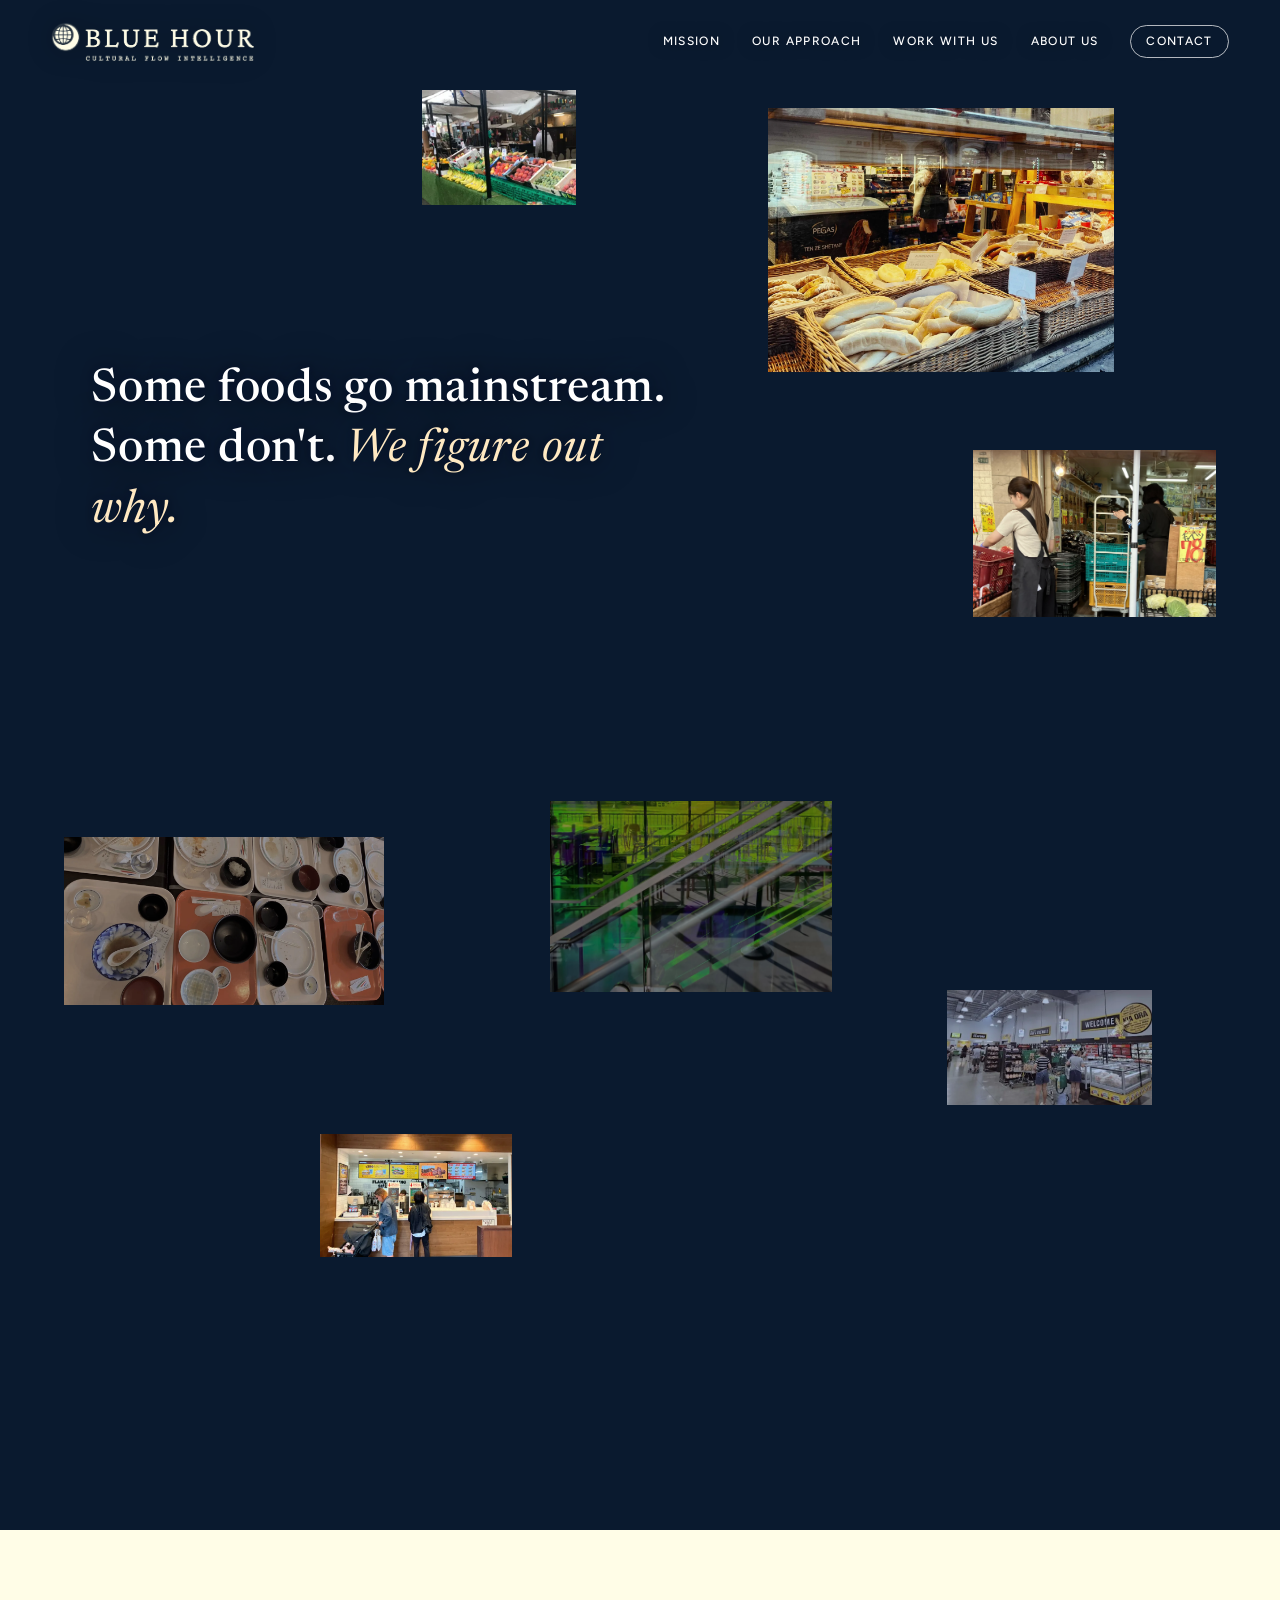
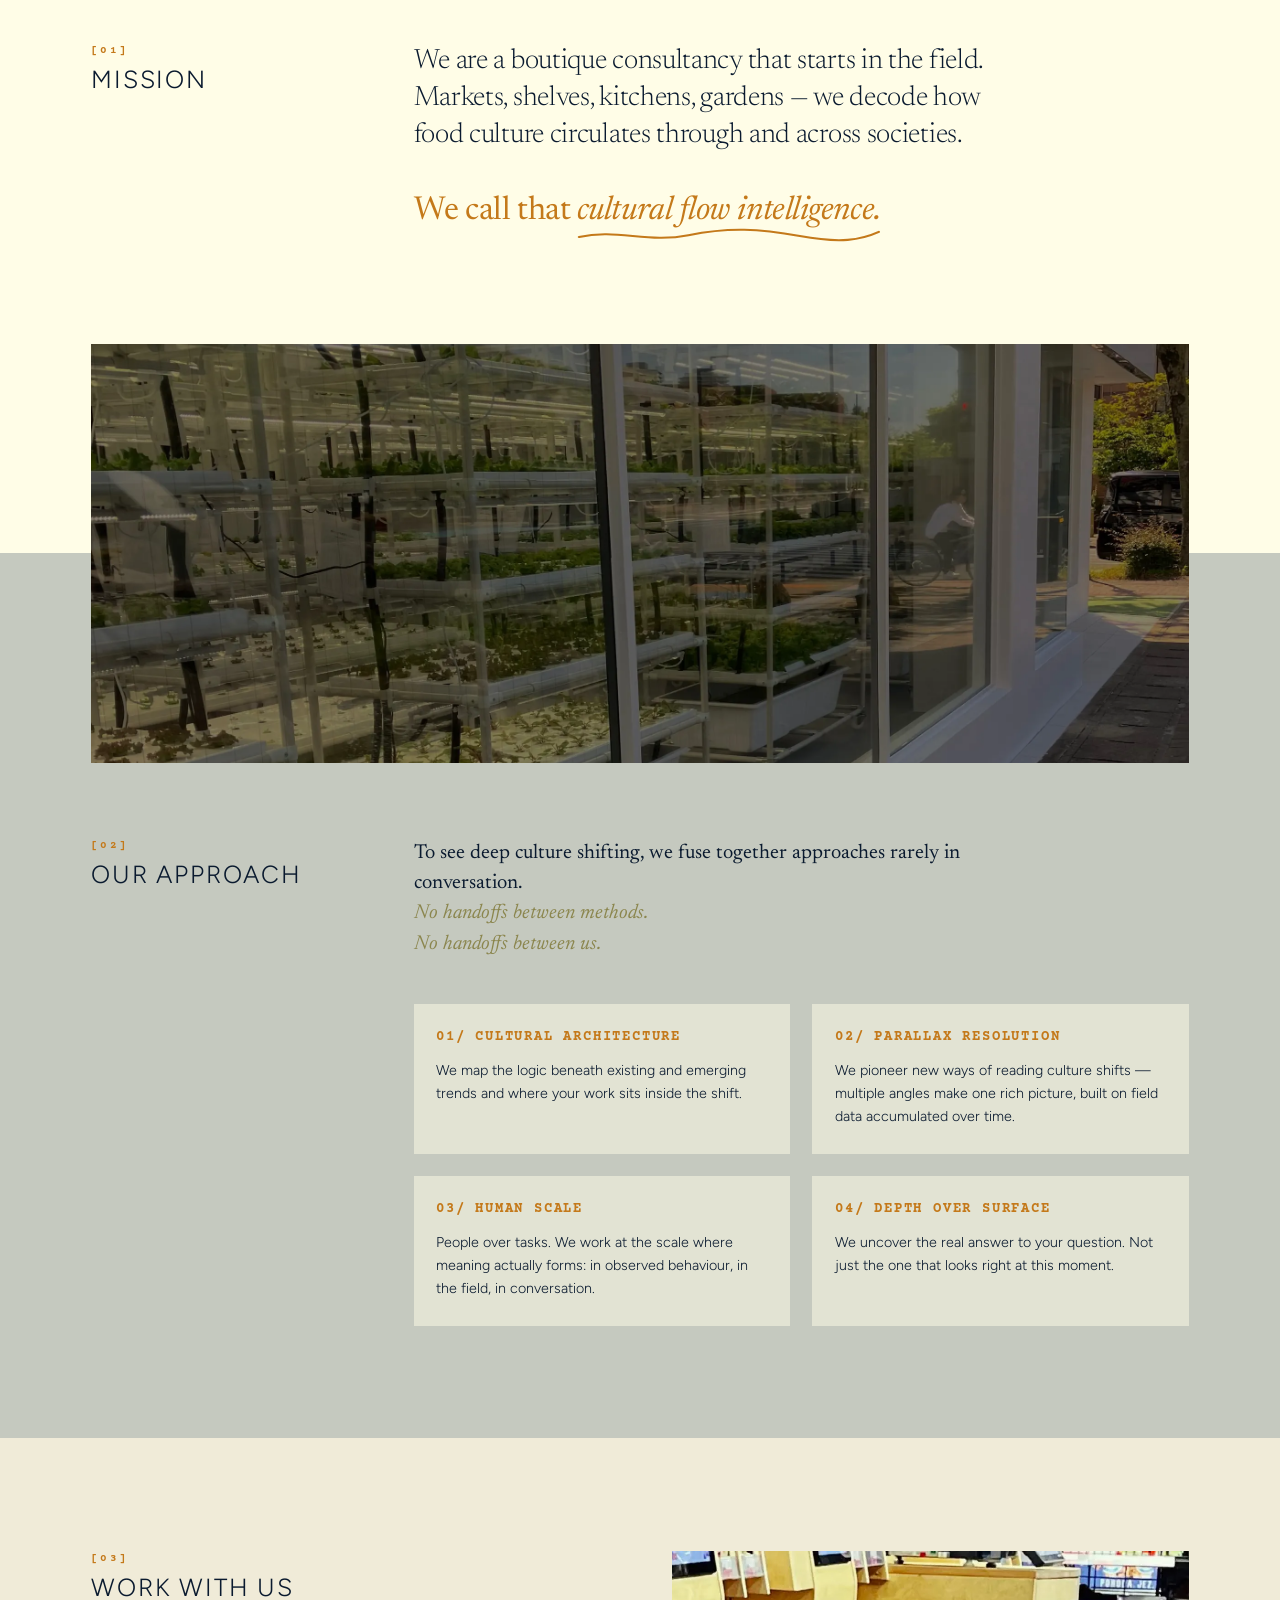
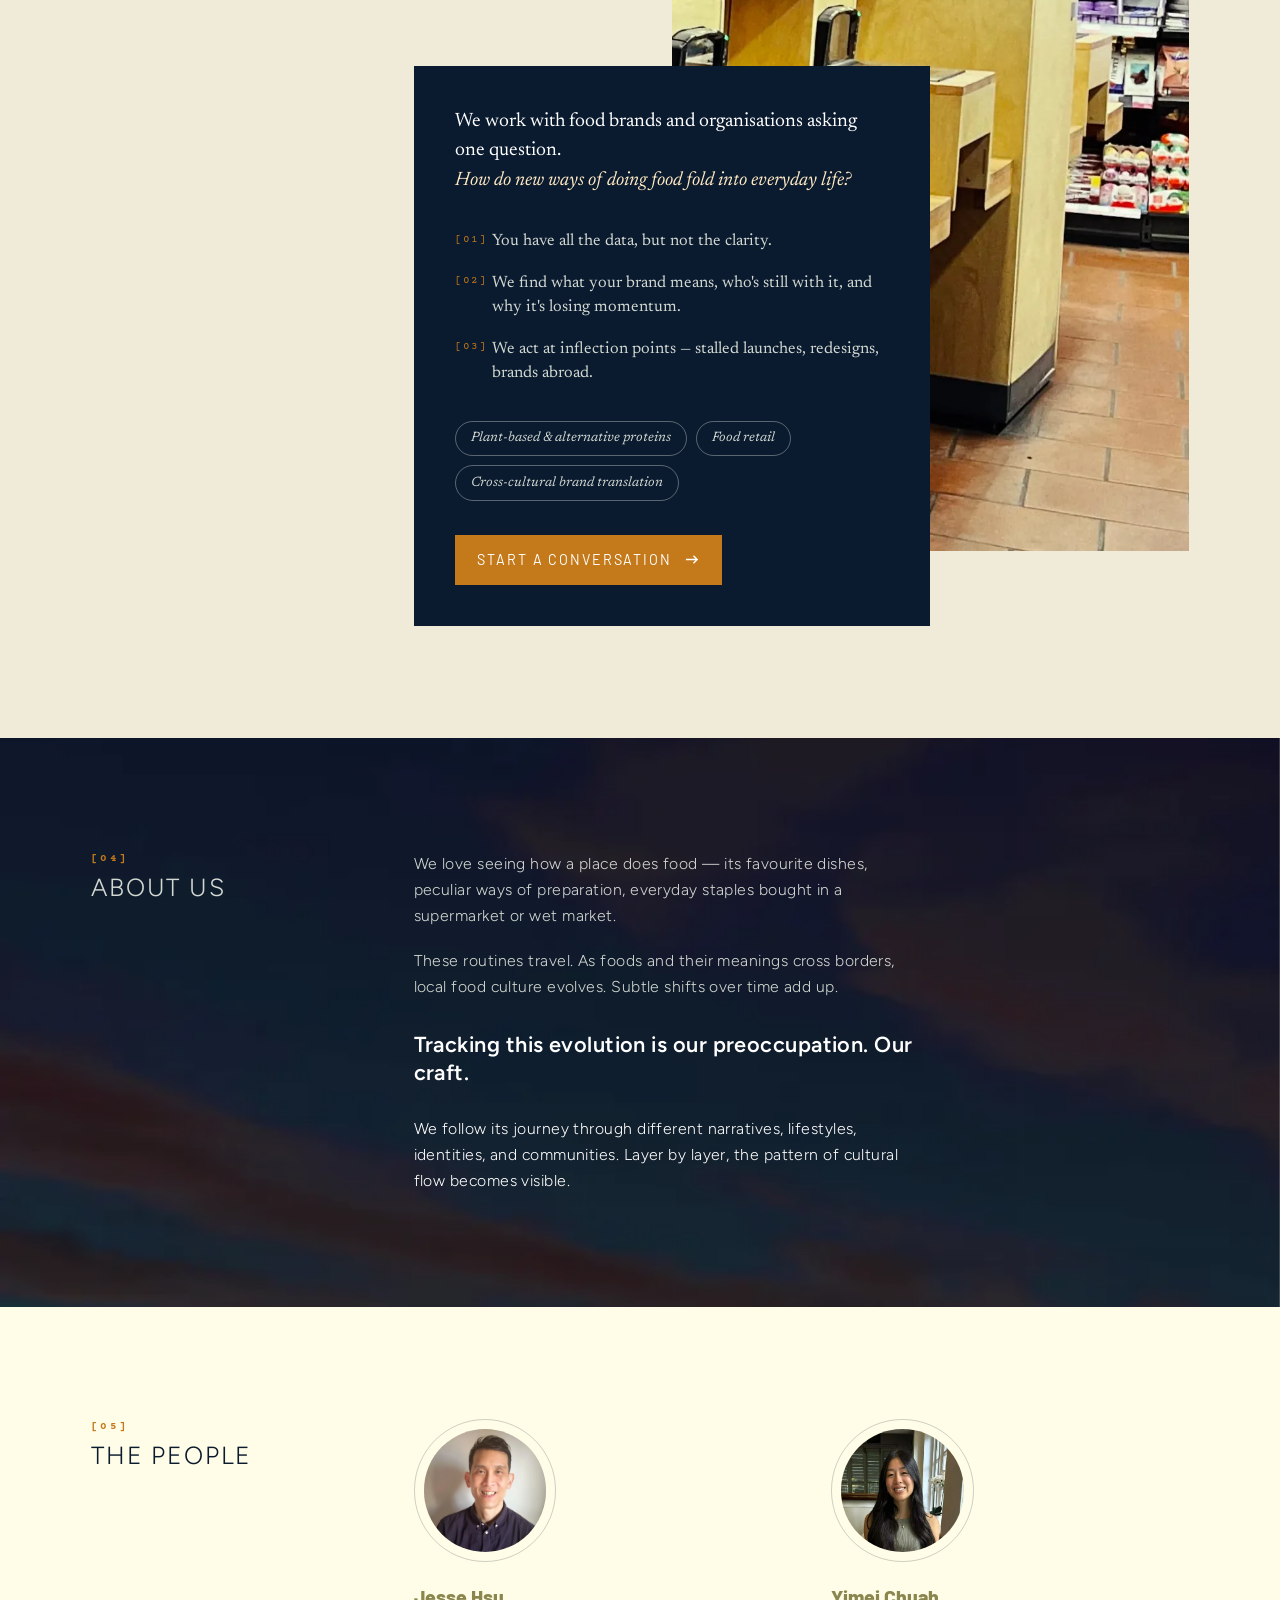
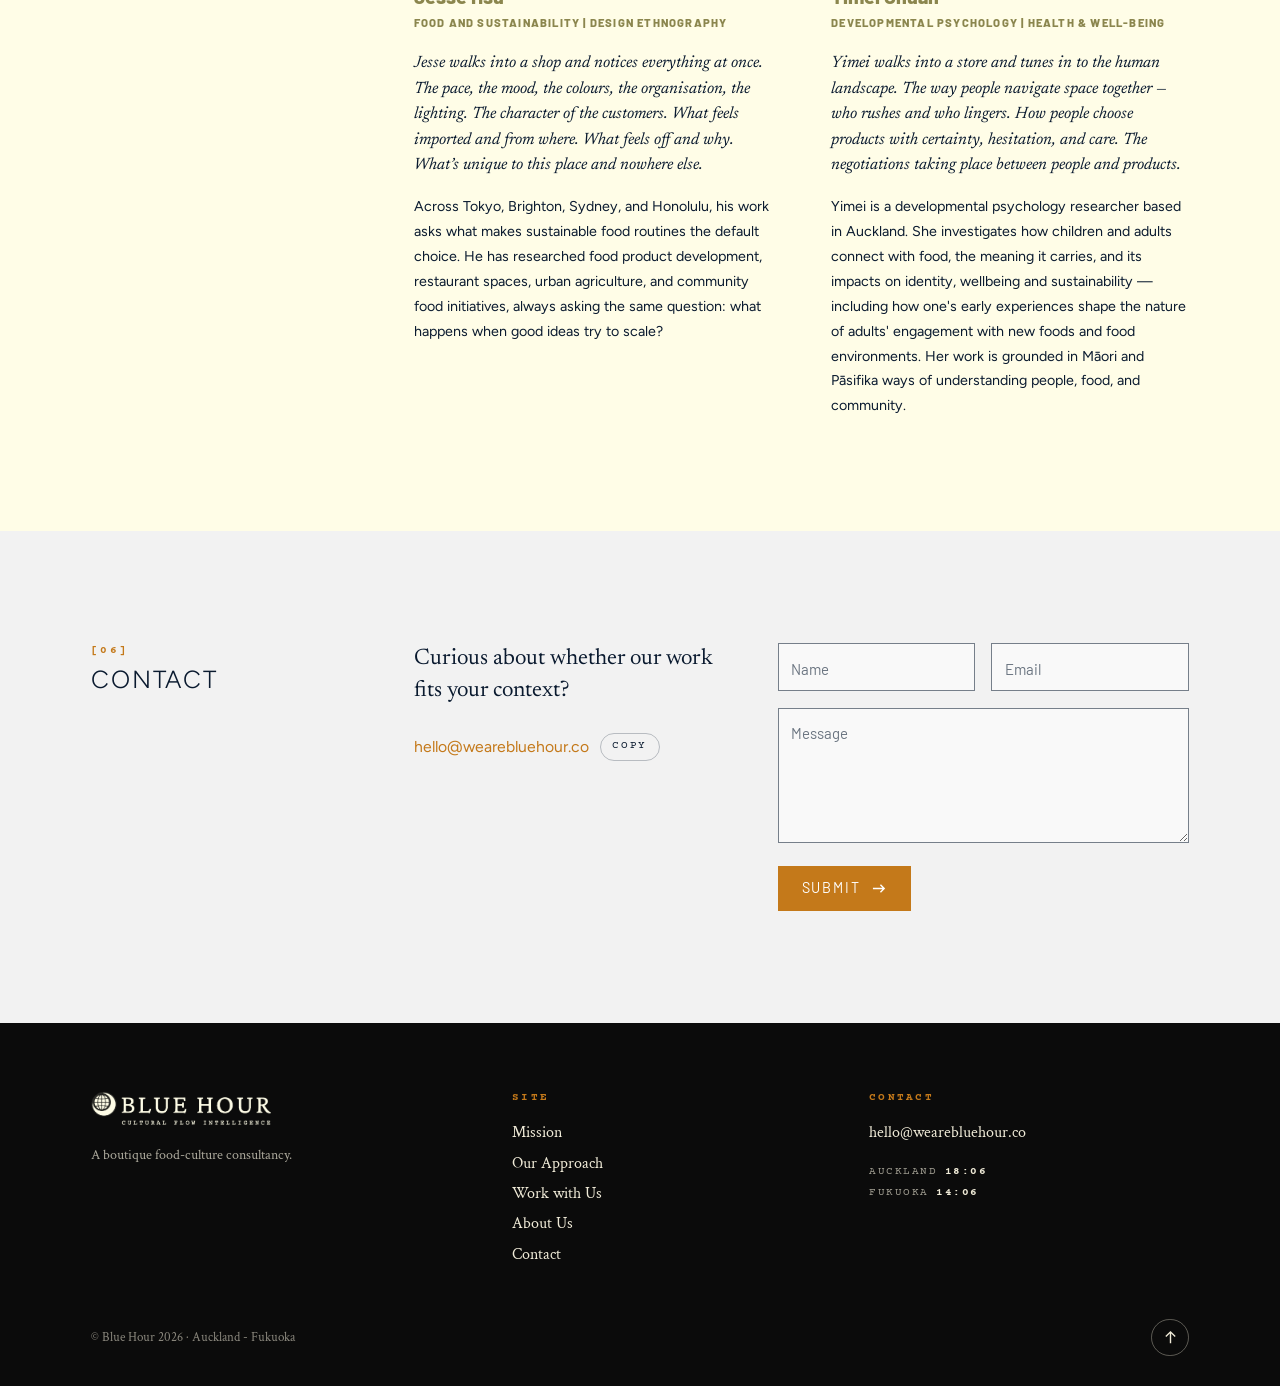
<file: index.html>
<!DOCTYPE html>
<html lang="en">
<head>
<meta charset="utf-8" />
<meta name="viewport" content="width=device-width,initial-scale=1" />
<title>Blue Hour — Cultural Flow Intelligence | Food culture consultancy</title>
<meta name="description" content="Blue Hour is a boutique food-culture consultancy in Auckland and Fukuoka. Field research and cultural insight for food brands, retailers and alternative-protein companies." />
<meta name="color-scheme" content="light only" />
<meta name="theme-color" content="#FFFDE7" />
<link rel="canonical" href="https://wearebluehour.co/" />

<meta property="og:site_name" content="Blue Hour" />
<meta property="og:title" content="Blue Hour — Cultural Flow Intelligence" />
<meta property="og:type" content="website" />
<meta property="og:description" content="Some foods go mainstream. Some don't. We figure out why. A boutique food-culture consultancy in Auckland and Fukuoka." />
<meta property="og:url" content="https://wearebluehour.co/" />
<meta property="og:locale" content="en_NZ" />
<meta property="og:image" content="https://wearebluehour.co/assets/img/share-1200x630.jpg" />
<meta property="og:image:type" content="image/jpeg" />
<meta property="og:image:width" content="1200" />
<meta property="og:image:height" content="630" />
<meta property="og:image:alt" content="Blue Hour — Cultural Flow Intelligence. Auckland · Fukuoka." />
<meta name="twitter:card" content="summary_large_image" />
<meta name="twitter:image" content="https://wearebluehour.co/assets/img/share-1200x630.jpg" />

<link rel="icon" type="image/png" href="assets/images/favicon.png?v=2a3a857e" />
<link rel="apple-touch-icon" href="assets/images/apple-touch-icon.png?v=2a3a857e" />

<link rel="preconnect" href="https://fonts.googleapis.com" />
<link rel="preconnect" href="https://fonts.gstatic.com" crossorigin />
<link href="https://fonts.googleapis.com/css2?family=Newsreader:ital,wght@0,300;0,400;0,500;1,400&family=Figtree:wght@300;400;500;600&family=Courier+Prime:wght@700&family=Barlow:wght@400;800&family=Crimson+Text&display=swap" rel="stylesheet" />
<link rel="preload" as="image" href="assets/img/container05-05c222aa.webp" />
<link rel="stylesheet" href="assets/css/site.css" />

<script type="application/ld+json">
{
	"@context": "https://schema.org",
	"@type": "ProfessionalService",
	"name": "Blue Hour",
	"alternateName": "Blue Hour — Cultural Flow Intelligence",
	"description": "Boutique food-culture consultancy. Field research and cultural insight for food brands, retailers and organisations.",
	"url": "https://wearebluehour.co/",
	"logo": "https://wearebluehour.co/assets/img/logo.png",
	"image": "https://wearebluehour.co/assets/img/share-1200x630.jpg",
	"email": "hello@wearebluehour.co",
	"areaServed": "Worldwide",
	"location": [
		{ "@type": "Place", "name": "Auckland", "address": { "@type": "PostalAddress", "addressLocality": "Auckland", "addressCountry": "NZ" } },
		{ "@type": "Place", "name": "Fukuoka", "address": { "@type": "PostalAddress", "addressLocality": "Fukuoka", "addressCountry": "JP" } }
	],
	"knowsAbout": ["Food culture", "Design ethnography", "Developmental psychology", "Plant-based and alternative proteins", "Food retail", "Cross-cultural brand translation"],
	"member": [
		{ "@type": "Person", "name": "Jesse Hsu", "jobTitle": "Food and Sustainability, Design Ethnography" },
		{ "@type": "Person", "name": "Yimei Chuah", "jobTitle": "Developmental Psychology, Health & Well-being" }
	]
}
</script>

<script async src="https://www.googletagmanager.com/gtag/js?id=G-VKZDT2RBZ4"></script>
<script>window.dataLayer = window.dataLayer || [];function gtag(){dataLayer.push(arguments);}gtag('js', new Date());gtag('config', 'G-VKZDT2RBZ4', { 'send_page_view': false });gtag('event', 'page_view', { 'page_title': 'Blue Hour', 'page_location': 'https://wearebluehour.co' });</script>
<script>document.documentElement.className = 'js';</script>
</head>
<body>

<a class="skip" href="#mission">Skip to content</a>

<header class="site-header" id="header">
	<a class="brand" href="#top" aria-label="Blue Hour — back to top">
		<img class="logo-dark" src="assets/img/logo.png" alt="Blue Hour — Cultural Flow Intelligence" width="899" height="174" />
		<img class="logo-light" src="assets/img/logo-light.png" alt="" width="899" height="174" />
	</a>
	<nav class="nav" id="nav" aria-label="Main">
		<ul>
			<li><a href="#mission">Mission</a></li>
			<li><a href="#approach">Our Approach</a></li>
			<li><a href="#workwithus">Work with Us</a></li>
			<li><a href="#about">About Us</a></li>
			<li><a class="nav-cta" href="#contact">Contact</a></li>
		</ul>
	</nav>
	<button class="menu-toggle" type="button" aria-controls="nav" aria-expanded="false" aria-label="Menu">
		<span></span><span></span><span></span>
	</button>
</header>

<main>

	<!-- Hero — floating photo collage; the lower photos sit below the fold and drift up on scroll -->
	<section class="hero" id="top">
		<div class="floats" aria-hidden="true">
			<figure class="float" data-drift="0.18" style="--t:12vh;--l:60%;--w:27vw;--tm:8vh;--lm:38%;--wm:60vw;--bob:9s;--delay:-0.0s"><img src="assets/img/container05-05c222aa.webp" alt="" decoding="async" /></figure>
			<figure class="float" data-drift="0.32" style="--t:10vh;--l:33%;--w:12vw;--tm:13vh;--lm:3%;--wm:40vw;--bob:7s;--delay:-1.7s"><img src="assets/img/container05-33a62873.webp" alt="" decoding="async" /></figure>
			<figure class="float" data-drift="0.1" style="--t:50vh;--l:76%;--w:19vw;--tm:52vh;--lm:52%;--wm:46vw;--bob:11s;--delay:-3.4s"><img src="assets/img/container05-17aac59e.webp" alt="" decoding="async" /></figure>
			<figure class="float" data-drift="0.26" style="--t:89vh;--l:43%;--w:22vw;--tm:64vh;--lm:4%;--wm:52vw;--bob:8s;--delay:-5.1s"><img src="assets/img/container05-a54a691f.webp" alt="" decoding="async" loading="lazy" /></figure>
			<figure class="float" data-drift="0.14" style="--t:93vh;--l:5%;--w:25vw;--tm:90vh;--lm:40%;--wm:58vw;--bob:10s;--delay:-6.8s"><img src="assets/img/container05-be65a31d.webp" alt="" decoding="async" loading="lazy" /></figure>
			<figure class="float" data-drift="0.22" style="--t:110vh;--l:74%;--w:16vw;--tm:94vh;--lm:3%;--wm:44vw;--bob:9s;--delay:-8.5s"><img src="assets/img/container05-ec4402e1.webp" alt="" decoding="async" loading="lazy" /></figure>
			<figure class="float" data-drift="0.3" style="--t:126vh;--l:25%;--w:15vw;--tm:108vh;--lm:52%;--wm:46vw;--bob:12s;--delay:-10.2s"><img src="assets/img/container05-aeada409.webp" alt="" decoding="async" loading="lazy" /></figure>
		</div>
		<div class="hero-track">
			<div class="wrap hero-head">
				<h1>
					<span class="line">Some foods go mainstream.</span>
					<span class="line">Some don&#39;t. <em>We figure out why.</em></span>
				</h1>
			</div>
		</div>
	</section>

	<!-- [01] Mission -->
	<section class="mission" id="mission">
		<div class="wrap sec">
			<header class="sec-label">
				<span class="sec-num">[01]</span>
				<h2 class="sec-title">Mission</h2>
			</header>
			<div class="sec-body">
				<p class="mission-lead" data-reveal>
					<span class="line">We are a boutique consultancy that starts in the field.</span>
					<span class="line">Markets, shelves, kitchens, gardens — we decode how</span>
					<span class="line">food culture circulates through and across societies.</span>
				</p>
				<p class="mission-claim" data-reveal>
					We call that <span class="flow">cultural flow intelligence.<svg viewBox="0 0 300 20" preserveAspectRatio="none" aria-hidden="true"><path pathLength="1" d="M2 12 C 40 2, 70 20, 110 10 S 180 2, 220 11 S 280 16, 298 6" /></svg></span>
				</p>
			</div>
		</div>
	</section>

	<!-- [02] Approach — wide image straddles the edge between Mission and Approach -->
	<section class="approach" id="approach">
		<div class="sec-media-wrap">
			<div class="wrap">
				<figure class="sec-media" data-reveal><img src="assets/img/container38.webp" alt="" loading="lazy" decoding="async" /></figure>
			</div>
		</div>
		<div class="wrap sec">
			<header class="sec-label">
				<span class="sec-num">[02]</span>
				<h2 class="sec-title">Our Approach</h2>
			</header>
			<div class="sec-body">
				<p class="approach-intro" data-reveal>
					To see deep culture shifting, we fuse together approaches rarely in conversation.
					<span class="line">No handoffs between methods.</span>
					<span class="line">No handoffs between us.</span>
				</p>
				<ol class="cards" data-reveal>
					<li class="card">
						<h3>01/ <span lang="en">Cultural Architecture</span></h3>
						<p>We map the logic beneath existing and emerging trends and where your work sits inside the shift.</p>
					</li>
					<li class="card">
						<h3>02/ <span lang="en">Parallax Resolution</span></h3>
						<p>We pioneer new ways of reading culture shifts — multiple angles make one rich picture, built on field data accumulated over time.</p>
					</li>
					<li class="card">
						<h3>03/ <span lang="en">Human Scale</span></h3>
						<p>People over tasks. We work at the scale where meaning actually forms: in observed behaviour, in the field, in conversation.</p>
					</li>
					<li class="card">
						<h3>04/ <span lang="en">Depth over Surface</span></h3>
						<p>We uncover the real answer to your question. Not just the one that looks right at this moment.</p>
					</li>
				</ol>
			</div>
		</div>
	</section>

	<!-- [03] Work with us — offset image + card -->
	<section class="work" id="workwithus">
		<div class="wrap sec">
			<header class="sec-label">
				<span class="sec-num">[03]</span>
				<h2 class="sec-title">Work with Us</h2>
			</header>
			<div class="sec-body">
				<div class="offset">
					<figure class="offset-media"><img src="assets/img/container11.webp" alt="" loading="lazy" decoding="async" /></figure>
					<div class="offset-card" data-reveal>
						<p class="work-lead">We work with food brands and organisations asking one question.<br />
							<em>How do new ways of doing food fold into everyday life?</em></p>
						<ol class="statements">
							<li>You have all the data, but not the clarity.</li>
							<li>We find what your brand means, who&#39;s still with it, and why it&#39;s losing momentum.</li>
							<li>We act at inflection points — stalled launches, redesigns, brands abroad.</li>
						</ol>
						<ul class="sectors" aria-label="Sectors">
							<li>Plant-based &amp; alternative proteins</li>
							<li>Food retail</li>
							<li>Cross-cultural brand translation</li>
						</ul>
						<div class="work-cta">
							<a class="cta" href="#contact">Start a conversation
								<svg viewBox="0 0 16 16" aria-hidden="true"><path d="M1 8h12M9 4l4 4-4 4" fill="none" stroke="currentColor" stroke-width="1.5" /></svg>
							</a>
						</div>
					</div>
				</div>
			</div>
		</div>
	</section>

	<!-- Selected work — FILL IN with real projects, then remove the comment markers to show this section.
	     Anonymised is fine ("A European plant-based brand"). Delete the quote block if you have none.
	<section class="cases" id="cases">
		<div class="wrap">
			<h2 class="sec-title">In the field</h2>
			<div class="case-grid">
				<article class="case">
					<span class="tag">Plant-based · Japan</span>
					<h3>[The question the client brought]</h3>
					<p>[What you did in the field, and what you found — two or three sentences.]</p>
					<p>[What changed for the client as a result.]</p>
					<blockquote>“[Client quote]” — [Role, organisation type]</blockquote>
				</article>
				<article class="case">
					<span class="tag">Food retail · New Zealand</span>
					<h3>[The question the client brought]</h3>
					<p>[What you did in the field, and what you found.]</p>
					<p>[What changed for the client as a result.]</p>
				</article>
				<article class="case">
					<span class="tag">Brand translation · NZ → Japan</span>
					<h3>[The question the client brought]</h3>
					<p>[What you did in the field, and what you found.]</p>
					<p>[What changed for the client as a result.]</p>
				</article>
			</div>
		</div>
	</section>
	-->

	<!-- [04] About -->
	<section class="band about" id="about">
		<div class="band-media" aria-hidden="true"><img data-parallax="0.2" src="assets/img/container21.webp" alt="" loading="lazy" decoding="async" /></div>
		<div class="wrap sec">
			<header class="sec-label">
				<span class="sec-num">[04]</span>
				<h2 class="sec-title">About Us</h2>
			</header>
			<div class="sec-body">
				<div class="about-body" data-reveal>
					<p>We love seeing how a place does food — its favourite dishes, peculiar ways of preparation, everyday staples bought in a supermarket or wet market.</p>
					<p>These routines travel. As foods and their meanings cross borders, local food culture evolves. Subtle shifts over time add up.</p>
					<p class="about-pull">Tracking this evolution is our preoccupation. Our craft.</p>
					<p class="about-inhabit">We follow its journey through different narratives, lifestyles, identities, and communities. Layer by layer, the pattern of cultural flow becomes visible.</p>
				</div>
			</div>
		</div>
	</section>

	<!-- [05] People -->
	<section class="people" id="people">
		<div class="wrap sec">
			<header class="sec-label">
				<span class="sec-num">[05]</span>
				<h2 class="sec-title">The People</h2>
			</header>
			<div class="sec-body">
				<div class="people-grid">
					<article class="person" data-reveal>
						<div class="portrait"><div class="portrait-frame"><img src="assets/img/image02.webp" alt="Portrait of Jesse Hsu" width="600" height="600" loading="lazy" decoding="async" /></div></div>
						<div class="person-head">
							<h3 class="person-name">Jesse Hsu</h3>
							<p class="person-role">Food and Sustainability | Design Ethnography</p>
						</div>
						<div class="person-bio">
							<p class="lede">Jesse walks into a shop and notices everything at once. The pace, the mood, the colours, the organisation, the lighting. The character of the customers. What feels imported and from where. What feels off and why. What’s unique to this place and nowhere else.</p>
							<p>Across Tokyo, Brighton, Sydney, and Honolulu, his work asks what makes sustainable food routines the default choice. He has researched food product development, restaurant spaces, urban agriculture, and community food initiatives, always asking the same question: what happens when good ideas try to scale?</p>
						</div>
					</article>
					<article class="person" data-reveal>
						<div class="portrait"><div class="portrait-frame"><img src="assets/img/image04.webp" alt="Portrait of Yimei Chuah" width="397" height="397" loading="lazy" decoding="async" /></div></div>
						<div class="person-head">
							<h3 class="person-name">Yimei Chuah</h3>
							<p class="person-role">Developmental Psychology | Health &amp; Well-being</p>
						</div>
						<div class="person-bio">
							<p class="lede">Yimei walks into a store and tunes in to the human landscape. The way people navigate space together — who rushes and who lingers. How people choose products with certainty, hesitation, and care. The negotiations taking place between people and products.</p>
							<p>Yimei is a developmental psychology researcher based in Auckland. She investigates how children and adults connect with food, the meaning it carries, and its impacts on identity, wellbeing and sustainability — including how one&#39;s early experiences shape the nature of adults&#39; engagement with new foods and food environments. Her work is grounded in Māori and Pāsifika ways of understanding people, food, and community.</p>
						</div>
					</article>
				</div>
			</div>
		</div>
	</section>

	<!-- [06] Contact -->
	<section class="contact" id="contact">
		<div class="wrap sec">
			<header class="sec-label">
				<span class="sec-num">[06]</span>
				<h2 class="sec-title">Contact</h2>
			</header>
			<div class="sec-body">
				<div class="contact-grid" data-reveal>
					<div class="contact-intro">
						<p>Curious about whether our work fits your context?</p>
						<div class="email">
							<a href="mailto:hello@wearebluehour.co">hello@wearebluehour.co</a>
							<button class="copy-btn" type="button" data-copy="hello@wearebluehour.co" data-copied="Copied">Copy</button>
						</div>
					</div>

					<div>
						<!-- To receive messages without the visitor's email app: create a free form at formspree.io
						     and paste its URL into data-endpoint, e.g. data-endpoint="https://formspree.io/f/abcdwxyz" -->
						<form id="contact-form" class="form" method="post" novalidate
							data-endpoint=""
							data-mailto="hello@wearebluehour.co"
							data-msg-subject="Website enquiry"
							data-msg-required="Please fill in every field."
							data-msg-email="Please enter a valid email address."
							data-msg-error="Sorry, something went wrong. Please email us at hello@wearebluehour.co."
							data-msg-mailto="Your email app should open with your message ready to send.">
							<div class="row">
								<div class="field">
									<input type="text" name="name" id="f-name" placeholder=" " maxlength="128" required autocomplete="name" />
									<label for="f-name">Name</label>
								</div>
								<div class="field">
									<input type="email" name="email" id="f-email" placeholder=" " maxlength="128" required autocomplete="email" />
									<label for="f-email">Email</label>
								</div>
							</div>
							<div class="field hp" aria-hidden="true">
								<input type="text" name="_gotcha" tabindex="-1" autocomplete="off" />
							</div>
							<div class="field">
								<textarea data-gramm_editor="false" name="message" id="f-message" placeholder=" " maxlength="16384" required></textarea>
								<label for="f-message">Message</label>
							</div>
							<div class="actions">
								<button class="submit" type="submit">
									SUBMIT
									<svg viewBox="0 0 16 16" aria-hidden="true"><path d="M1 8h12M9 4l4 4-4 4" fill="none" stroke="currentColor" stroke-width="1.5" /></svg>
									<span class="spinner" aria-hidden="true"></span>
								</button>
								<p class="form-status" role="status" aria-live="polite"></p>
							</div>
						</form>
						<div class="form-success" role="status" aria-live="polite">Thank you for contacting us. We&#39;ve received your message, and will be in touch shortly.</div>
					</div>
				</div>
			</div>
		</div>
	</section>

</main>

<footer class="footer">
	<div class="wrap">
		<div class="footer-grid">
			<div class="footer-brand">
				<img src="assets/img/logo-light.png" alt="Blue Hour — Cultural Flow Intelligence" width="899" height="174" loading="lazy" />
				<p>A boutique food-culture consultancy.</p>
			</div>
			<nav aria-label="Site">
				<h2>Site</h2>
				<ul>
					<li><a href="#mission">Mission</a></li>
					<li><a href="#approach">Our Approach</a></li>
					<li><a href="#workwithus">Work with Us</a></li>
					<li><a href="#about">About Us</a></li>
					<li><a href="#contact">Contact</a></li>
				</ul>
			</nav>
			<div class="footer-contact">
				<h2>Contact</h2>
				<a href="mailto:hello@wearebluehour.co">hello@wearebluehour.co</a>
				<div class="clocks" aria-label="Local times">
					<span>Auckland<b data-tz="Pacific/Auckland">--:--</b></span>
					<span>Fukuoka<b data-tz="Asia/Tokyo">--:--</b></span>
				</div>
			</div>
		</div>
		<div class="footer-base">
			<p>© Blue Hour 2026 · Auckland - Fukuoka</p>
			<button class="to-top" type="button" aria-label="Back to top">
				<svg viewBox="0 0 16 16" aria-hidden="true"><path d="M8 14V2M3 7l5-5 5 5" fill="none" stroke="currentColor" stroke-width="1.5" /></svg>
			</button>
		</div>
	</div>
</footer>

<script src="assets/js/site.js"></script>
</body>
</html>
</file>
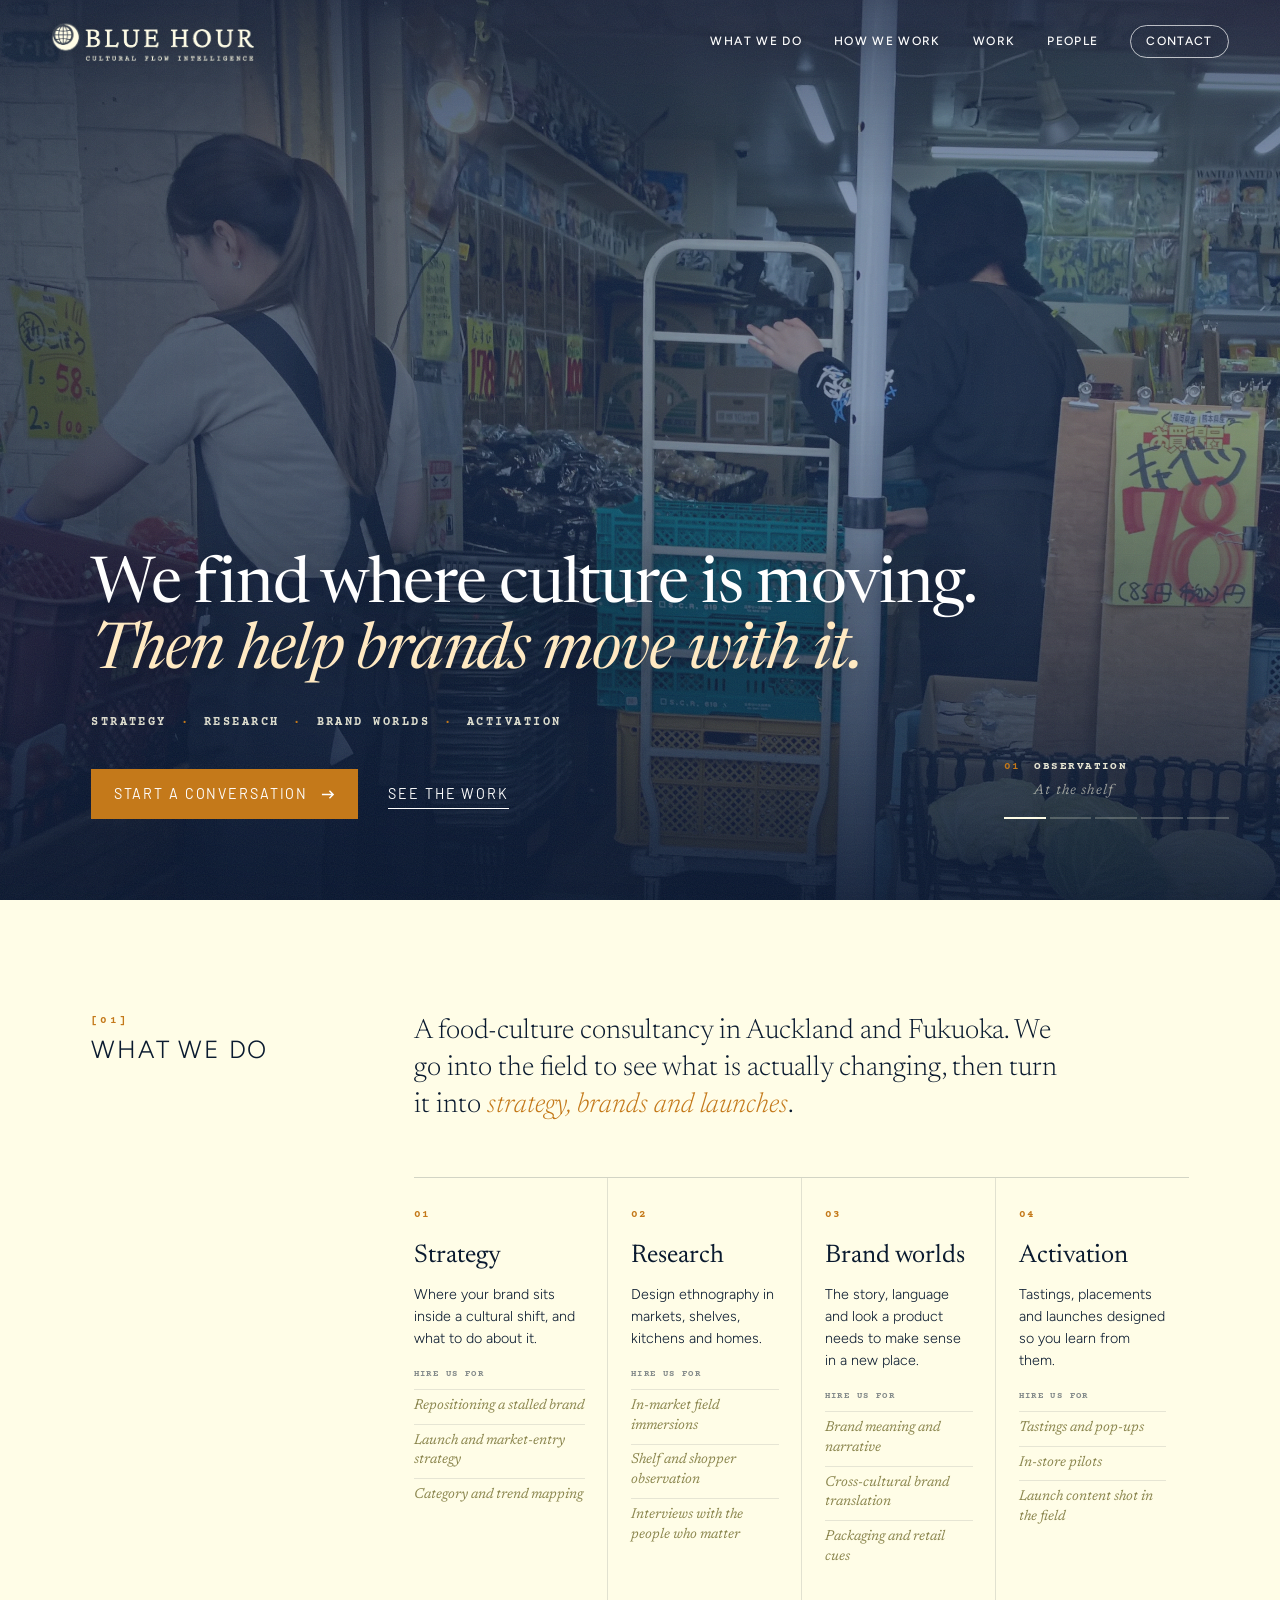
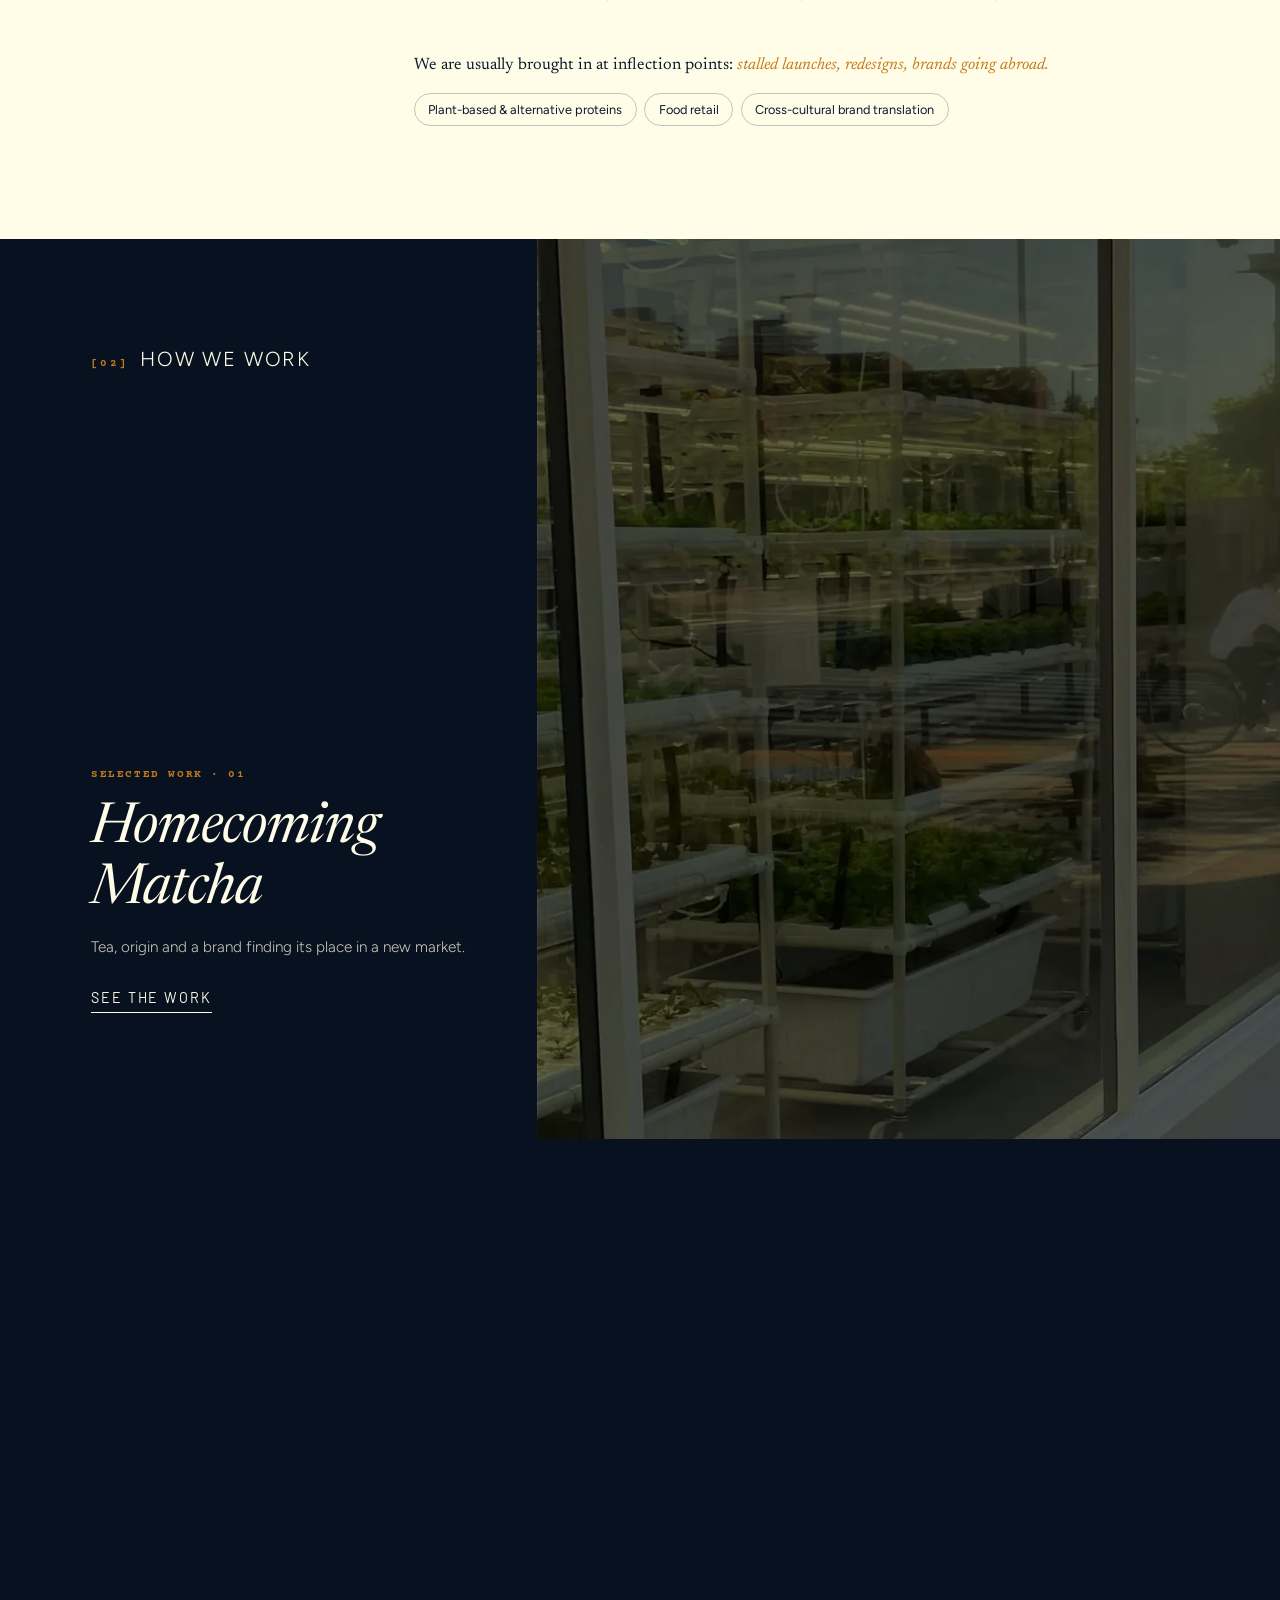
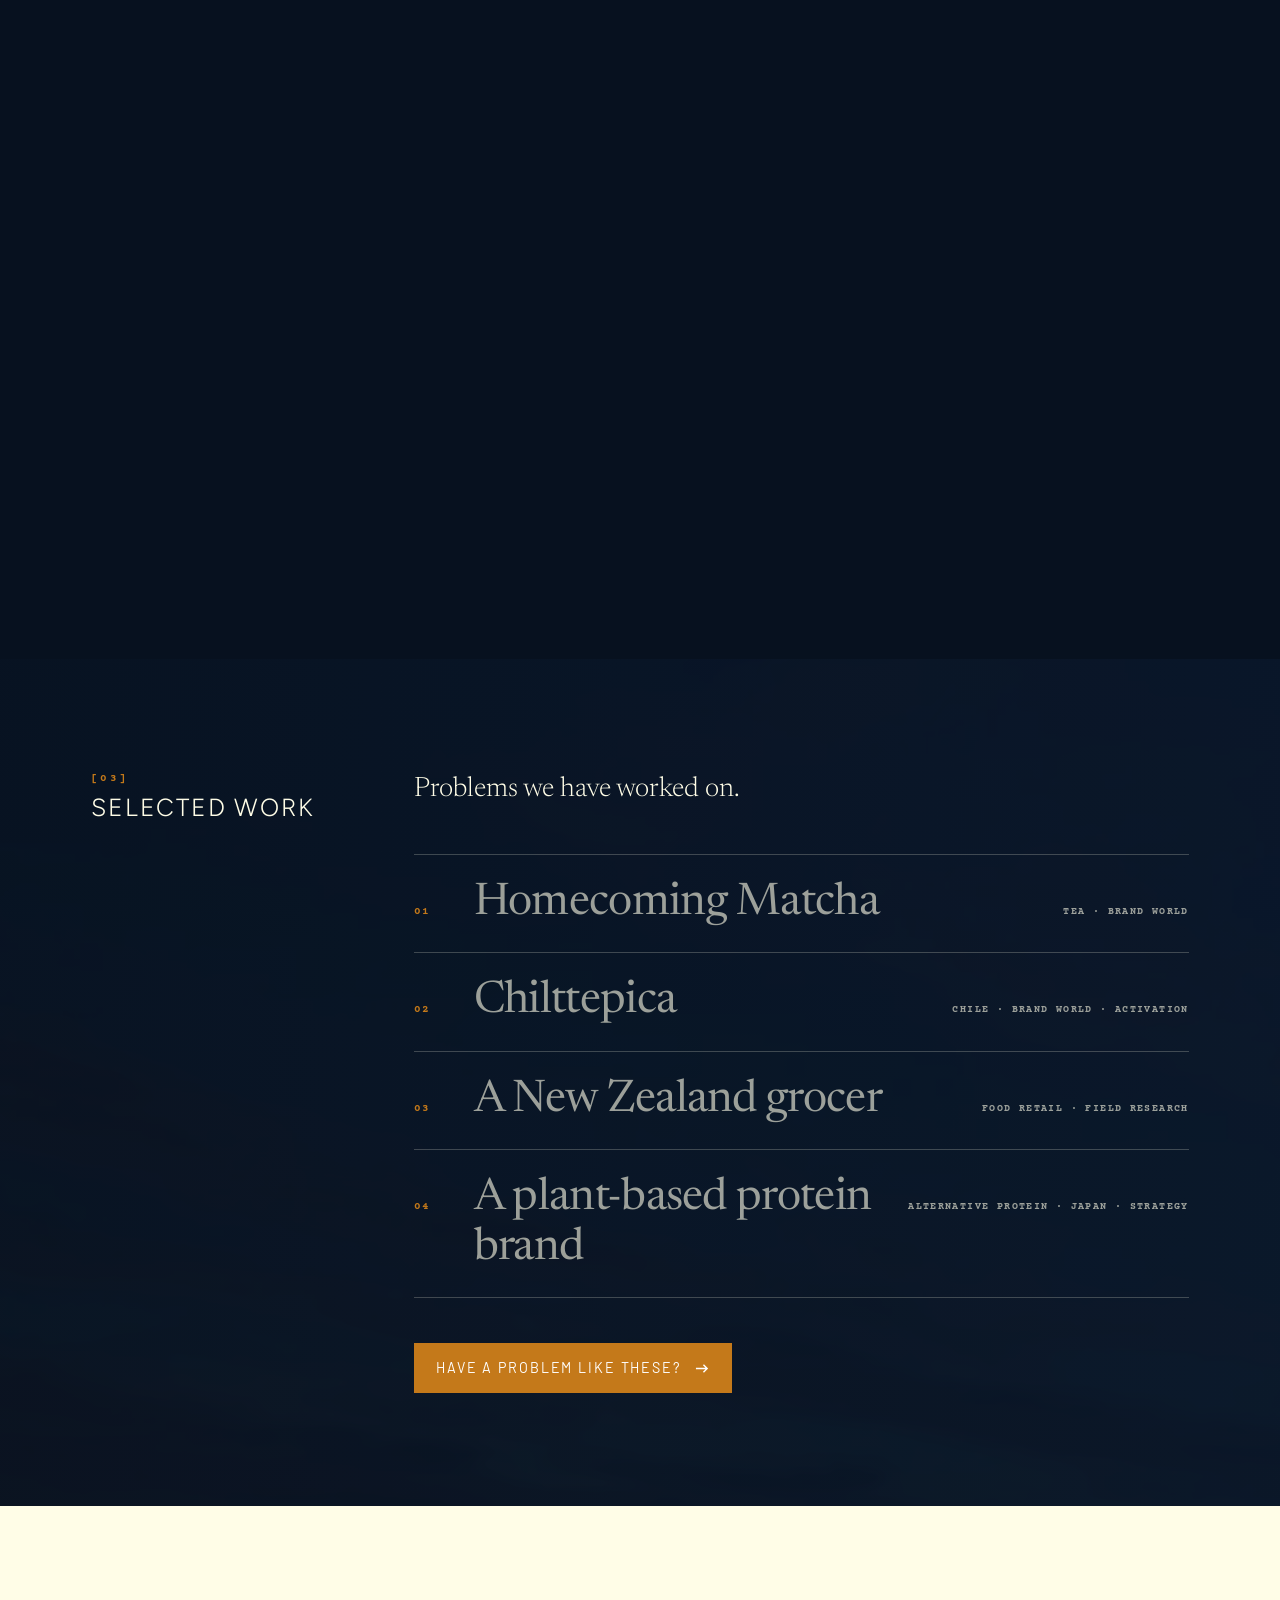
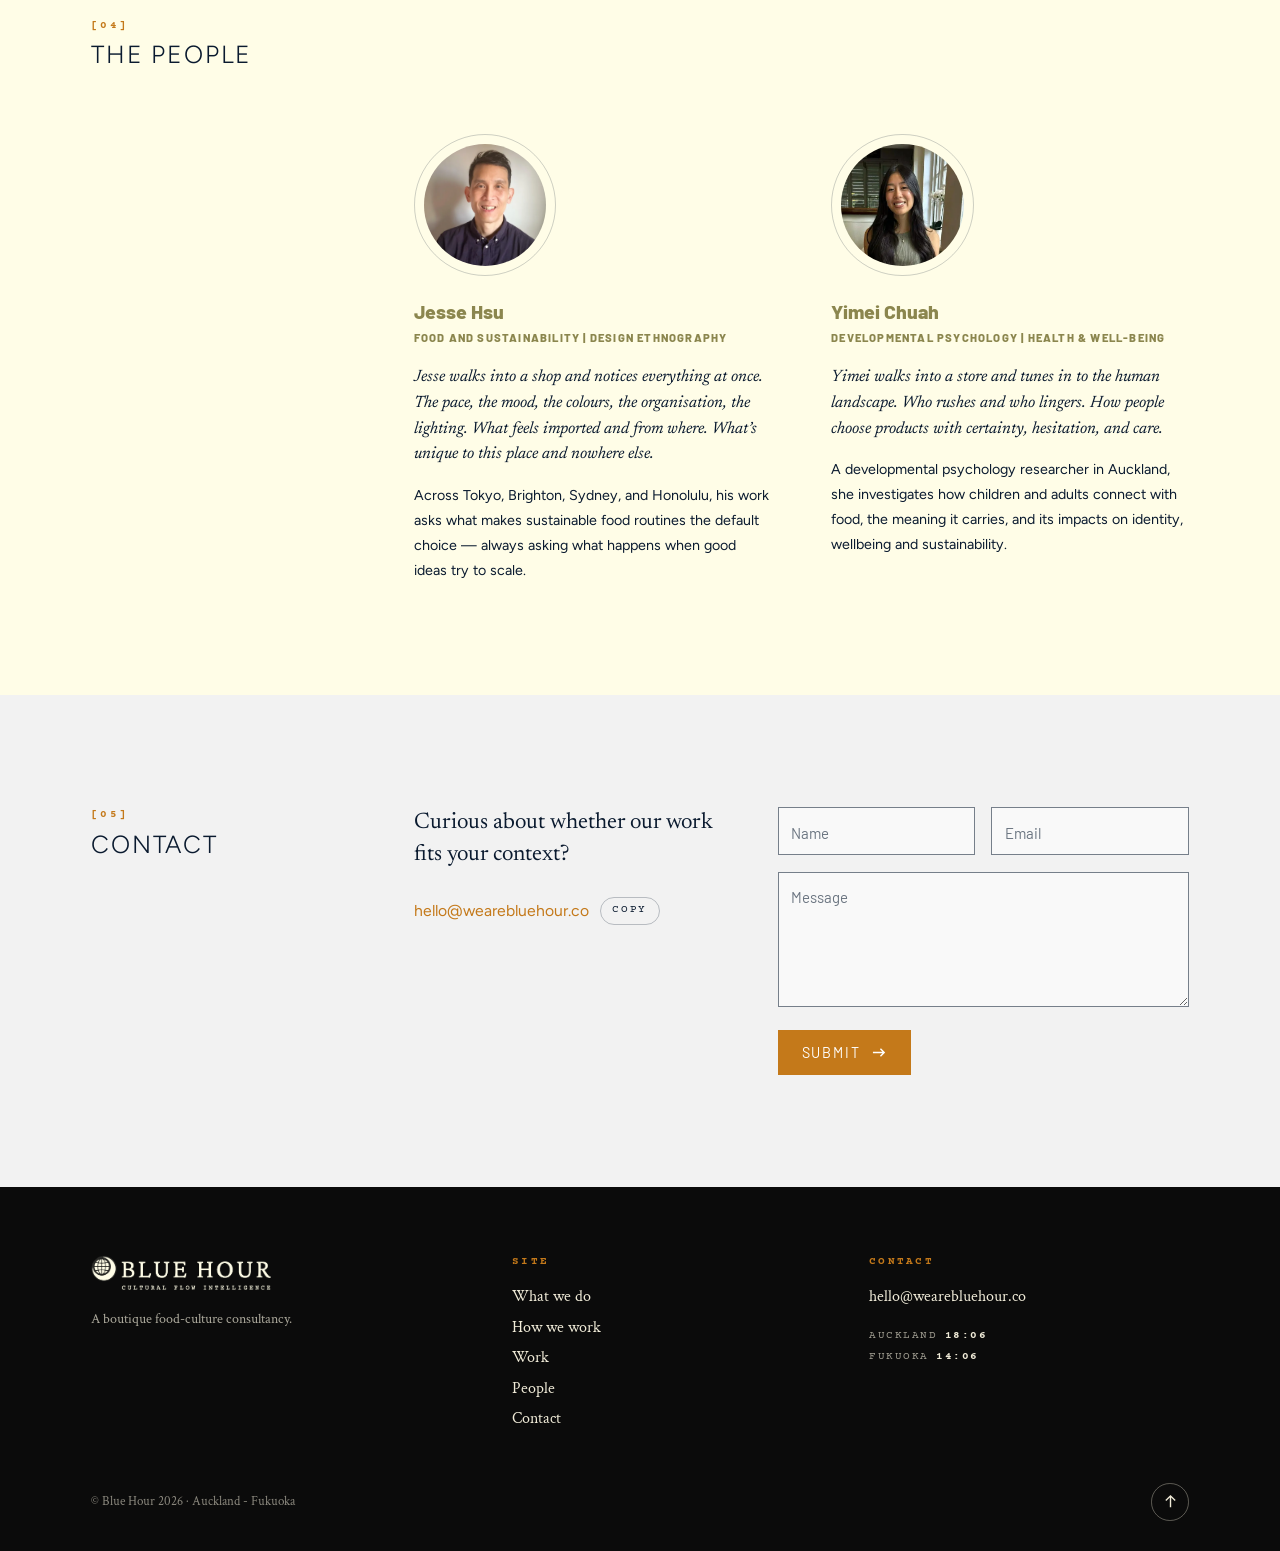
<file: concept/index.html>
<!DOCTYPE html>
<html lang="en">
<head>
<meta charset="utf-8" />
<meta name="viewport" content="width=device-width,initial-scale=1" />
<title>Blue Hour — Concept homepage</title>
<meta name="robots" content="noindex" />
<meta name="color-scheme" content="light only" />
<meta name="theme-color" content="#0A1A2F" />

<!--
	CONCEPT — a cultural strategy company shot by a filmmaker.
	Roughly 70% plain agency architecture (what we do, work, people, contact) and 30% cinematic interaction:
	  1. Hero reel: a ~20s loop moving through observation, culture, origin, intervention and response.
	  2. Method film (#method): scroll drives a moving viewfinder through signal, observation, interpretation, intervention and response,
	     then the last frame turns into the first case study.
	  3. Reactive index (#work): hovering a project turns the whole section into that project's world.

	Footage: every <img> in .shot and .film-layer can be swapped for
	  <video src="..." muted playsinline preload="auto"></video>
	Hero videos play while their shot is on screen; method-film videos are scrubbed by scroll (short clips encoded with frequent
	keyframes scrub best, e.g. ffmpeg -g 1).

	PLACEHOLDER copy to confirm: service descriptions, project names/questions in #work, and film captions.
-->

<link rel="icon" type="image/png" href="../assets/images/favicon.png?v=2a3a857e" />
<link rel="preconnect" href="https://fonts.googleapis.com" />
<link rel="preconnect" href="https://fonts.gstatic.com" crossorigin />
<link href="https://fonts.googleapis.com/css2?family=Newsreader:ital,wght@0,300;0,400;0,500;1,400&family=Figtree:wght@300;400;500;600&family=Courier+Prime:wght@700&family=Barlow:wght@400;800&family=Crimson+Text&display=swap" rel="stylesheet" />
<link rel="preload" as="image" href="../assets/img/container05-17aac59e.webp" />
<link rel="stylesheet" href="../assets/css/site.css" />
<link rel="stylesheet" href="concept.css" />
<script>document.documentElement.className = 'js';</script>
</head>
<body>

<a class="skip" href="#services">Skip to content</a>

<header class="site-header" id="header">
	<a class="brand" href="#top" aria-label="Blue Hour — back to top">
		<img class="logo-dark" src="../assets/img/logo.png" alt="Blue Hour — Cultural Flow Intelligence" width="899" height="174" />
		<img class="logo-light" src="../assets/img/logo-light.png" alt="" width="899" height="174" />
	</a>
	<nav class="nav" id="nav" aria-label="Main">
		<ul>
			<li><a href="#services">What we do</a></li>
			<li><a href="#method">How we work</a></li>
			<li><a href="#work">Work</a></li>
			<li><a href="#people">People</a></li>
			<li><a class="nav-cta" href="#contact">Contact</a></li>
		</ul>
	</nav>
	<button class="menu-toggle" type="button" aria-controls="nav" aria-expanded="false" aria-label="Menu">
		<span></span><span></span><span></span>
	</button>
</header>

<main>

	<!-- Hero reel — five shots in method order, each ~4s, crossfading with a slow drift so the loop never visibly restarts -->
	<section class="reel" id="top" aria-label="Introduction">
		<div class="reel-shots" aria-hidden="true">
			<figure class="shot is-on" data-stage="Observation" data-note="At the shelf" style="--ox:30%;--oy:60%"><img src="../assets/img/container05-17aac59e.webp" alt="" /></figure>
			<figure class="shot" data-stage="Culture" data-note="Through the shop window" style="--ox:70%;--oy:40%"><img src="../assets/img/container05-05c222aa.webp" alt="" decoding="async" /></figure>
			<figure class="shot" data-stage="Origin" data-note="Where it is grown" style="--ox:20%;--oy:50%"><img src="../assets/img/container38.webp" alt="" decoding="async" /></figure>
			<figure class="shot" data-stage="Intervention" data-note="Inside the retail space" style="--ox:60%;--oy:70%"><img src="../assets/img/container11.webp" alt="" decoding="async" /></figure>
			<figure class="shot" data-stage="Response" data-note="What people actually ate" style="--ox:50%;--oy:30%"><img src="../assets/img/container05-be65a31d.webp" alt="" decoding="async" /></figure>
		</div>
		<div class="grade" aria-hidden="true"></div>
		<div class="grain" aria-hidden="true"></div>

		<div class="slate" aria-hidden="true">
			<span class="slate-num">01</span>
			<span class="slate-stage">Observation</span>
			<span class="slate-note">At the shelf</span>
			<ol class="slate-bars"><li></li><li></li><li></li><li></li><li></li></ol>
		</div>

		<div class="wrap reel-copy">
			<h1>
				<span class="line">We find where culture is moving.</span>
				<span class="line"><em>Then help brands move with it.</em></span>
			</h1>
			<p class="offer">Strategy <i>·</i> Research <i>·</i> Brand worlds <i>·</i> Activation</p>
			<div class="reel-actions">
				<a class="cta" href="#contact">Start a conversation
					<svg viewBox="0 0 16 16" aria-hidden="true"><path d="M1 8h12M9 4l4 4-4 4" fill="none" stroke="currentColor" stroke-width="1.5" /></svg>
				</a>
				<a class="ghost" href="#work">See the work</a>
			</div>
		</div>
	</section>

	<!-- [01] What we do — the commercial offer, stated plainly -->
	<section class="services" id="services">
		<div class="wrap sec">
			<header class="sec-label">
				<span class="sec-num">[01]</span>
				<h2 class="sec-title">What we do</h2>
			</header>
			<div class="sec-body">
				<p class="services-lead" data-reveal>A food-culture consultancy in Auckland and Fukuoka. We go into the field to see what is actually changing, then turn it into <em>strategy, brands and launches</em>.</p>

				<!-- PLACEHOLDER: service descriptions and "Hire us for" lists are a first draft -->
				<ol class="offers" data-reveal>
					<li class="offer-card">
						<span class="offer-num">01</span>
						<h3>Strategy</h3>
						<p>Where your brand sits inside a cultural shift, and what to do about it.</p>
						<ul>
							<li>Repositioning a stalled brand</li>
							<li>Launch and market-entry strategy</li>
							<li>Category and trend mapping</li>
						</ul>
					</li>
					<li class="offer-card">
						<span class="offer-num">02</span>
						<h3>Research</h3>
						<p>Design ethnography in markets, shelves, kitchens and homes.</p>
						<ul>
							<li>In-market field immersions</li>
							<li>Shelf and shopper observation</li>
							<li>Interviews with the people who matter</li>
						</ul>
					</li>
					<li class="offer-card">
						<span class="offer-num">03</span>
						<h3>Brand worlds</h3>
						<p>The story, language and look a product needs to make sense in a new place.</p>
						<ul>
							<li>Brand meaning and narrative</li>
							<li>Cross-cultural brand translation</li>
							<li>Packaging and retail cues</li>
						</ul>
					</li>
					<li class="offer-card">
						<span class="offer-num">04</span>
						<h3>Activation</h3>
						<p>Tastings, placements and launches designed so you learn from them.</p>
						<ul>
							<li>Tastings and pop-ups</li>
							<li>In-store pilots</li>
							<li>Launch content shot in the field</li>
						</ul>
					</li>
				</ol>

				<div class="fit" data-reveal>
					<p>We are usually brought in at inflection points: <em>stalled launches, redesigns, brands going abroad.</em></p>
					<ul class="fit-sectors" aria-label="Sectors">
						<li>Plant-based &amp; alternative proteins</li>
						<li>Food retail</li>
						<li>Cross-cultural brand translation</li>
					</ul>
				</div>
			</div>
		</div>
	</section>

	<!-- [02] How we work — scroll-driven film. The viewfinder moves through the method; its last frame becomes the first case study. -->
	<section class="film" id="method" aria-label="How we work">
		<div class="film-stick">
			<div class="film-layers" aria-hidden="true">
				<div class="film-layer"><img src="../assets/img/container05-05c222aa.webp" alt="" loading="lazy" decoding="async" /></div>
				<div class="film-layer"><img src="../assets/img/container05-17aac59e.webp" alt="" loading="lazy" decoding="async" /></div>
				<div class="film-layer"><img src="../assets/img/container05-a54a691f.webp" alt="" loading="lazy" decoding="async" /></div>
				<div class="film-layer"><img src="../assets/img/container11.webp" alt="" loading="lazy" decoding="async" /></div>
				<div class="film-layer"><img src="../assets/img/container05-be65a31d.webp" alt="" loading="lazy" decoding="async" /></div>
				<div class="film-layer is-case" style="--tint:#3d5a26"><img src="../assets/img/container38.webp" alt="" loading="lazy" decoding="async" /></div>
			</div>
			<div class="viewfinder" aria-hidden="true">
				<i></i><i></i><i></i><i></i>
				<span class="timecode">00:00:00:00</span>
			</div>

			<div class="film-top wrap">
				<p class="film-kicker"><span class="sec-num">[02]</span> How we work</p>
				<ol class="film-rail" aria-hidden="true">
					<li>Signal</li><li>Observation</li><li>Interpretation</li><li>Intervention</li><li>Response</li>
				</ol>
			</div>

			<div class="film-text wrap">
				<article class="ch">
					<span class="ch-num">01 / Signal</span>
					<h3>Something small starts showing up.</h3>
					<p>A new flavour on a konbini shelf at 11pm. A dish a creator keeps coming back to. We log signals across markets, not just headlines.</p>
				</article>
				<article class="ch">
					<span class="ch-num">02 / Observation</span>
					<h3>Then we go and look.</h3>
					<p>Markets, shelves, kitchens, homes. Who rushes and who lingers, what people reach for, where they hesitate.</p>
				</article>
				<article class="ch">
					<span class="ch-num">03 / Interpretation</span>
					<h3>We read it from several angles at once.</h3>
					<p>Ethnography, psychology and retail, layered until one picture holds: what it means, who it is for, and why it is moving now.</p>
				</article>
				<article class="ch">
					<span class="ch-num">04 / Intervention</span>
					<h3>We put something into the world.</h3>
					<p>A tasting, a shelf placement, a reframed brand story. Small, deliberate moves designed to be learned from.</p>
				</article>
				<article class="ch">
					<span class="ch-num">05 / Response</span>
					<h3>And watch what people actually do.</h3>
					<p>Picking up, comparing, tasting, putting back. That response is the evidence your next decision rests on.</p>
				</article>
				<!-- PLACEHOLDER: featured case copy -->
				<article class="ch ch-case">
					<span class="ch-num">Selected work · 01</span>
					<h3>Homecoming Matcha</h3>
					<p>Tea, origin and a brand finding its place in a new market.</p>
					<a class="ghost" href="#work">See the work</a>
				</article>
			</div>
		</div>
	</section>

	<!-- [03] Work — reactive index. Each project carries its own world; hovering (or scrolling on touch) changes the whole section. -->
	<section class="index" id="work">
		<div class="worlds" aria-hidden="true">
			<div class="world is-on" data-world="dusk" style="--tint:#0a1a2f"><img src="../assets/img/container21.webp" alt="" loading="lazy" decoding="async" /></div>
			<div class="world" data-world="tea" style="--tint:#3d5a26"><img src="../assets/img/container38.webp" alt="" loading="lazy" decoding="async" /></div>
			<div class="world" data-world="chile" style="--tint:#8a2416"><img src="../assets/img/container05-33a62873.webp" alt="" loading="lazy" decoding="async" /></div>
			<div class="world" data-world="shelf" style="--tint:#9a5d12"><img src="../assets/img/container05-ec4402e1.webp" alt="" loading="lazy" decoding="async" /></div>
			<div class="world" data-world="protein" style="--tint:#1f3a66"><img src="../assets/img/container05-aeada409.webp" alt="" loading="lazy" decoding="async" /></div>
		</div>
		<div class="wrap sec">
			<header class="sec-label">
				<span class="sec-num">[03]</span>
				<h2 class="sec-title">Selected work</h2>
			</header>
			<div class="sec-body">
				<p class="index-lead" data-reveal>Problems we have worked on.</p>
				<!-- PLACEHOLDER: project names, tags and questions to confirm -->
				<ul class="projects">
					<li><a class="proj" href="#contact" data-world="tea">
						<span class="proj-num">01</span>
						<span class="proj-name">Homecoming Matcha</span>
						<span class="proj-tags">Tea · Brand world</span>
						<span class="proj-q"><span>How should a tea with deep roots introduce itself to a new market?</span></span>
					</a></li>
					<li><a class="proj" href="#contact" data-world="chile">
						<span class="proj-num">02</span>
						<span class="proj-name">Chilttepica</span>
						<span class="proj-tags">Chile · Brand world · Activation</span>
						<span class="proj-q"><span>How does a heritage chile find a place in everyday cooking?</span></span>
					</a></li>
					<li><a class="proj" href="#contact" data-world="shelf">
						<span class="proj-num">03</span>
						<span class="proj-name">A New Zealand grocer</span>
						<span class="proj-tags">Food retail · Field research</span>
						<span class="proj-q"><span>Why do shoppers hesitate at this shelf, and what would change it?</span></span>
					</a></li>
					<li><a class="proj" href="#contact" data-world="protein">
						<span class="proj-num">04</span>
						<span class="proj-name">A plant-based protein brand</span>
						<span class="proj-tags">Alternative protein · Japan · Strategy</span>
						<span class="proj-q"><span>Why has a promising launch stalled, and who is still with it?</span></span>
					</a></li>
				</ul>
				<div class="index-cta" data-reveal>
					<a class="cta" href="#contact">Have a problem like these?
						<svg viewBox="0 0 16 16" aria-hidden="true"><path d="M1 8h12M9 4l4 4-4 4" fill="none" stroke="currentColor" stroke-width="1.5" /></svg>
					</a>
				</div>
			</div>
		</div>
	</section>

	<!-- [04] People -->
	<section class="people" id="people">
		<div class="wrap sec">
			<header class="sec-label">
				<span class="sec-num">[04]</span>
				<h2 class="sec-title">The People</h2>
			</header>
			<div class="sec-body">
				<p class="people-lead" data-reveal>Two researchers, two disciplines, one team. <em>No handoffs between methods. No handoffs between us.</em></p>
				<div class="people-grid">
					<article class="person" data-reveal>
						<div class="portrait"><div class="portrait-frame"><img src="../assets/img/image02.webp" alt="Portrait of Jesse Hsu" width="600" height="600" loading="lazy" decoding="async" /></div></div>
						<div class="person-head">
							<h3 class="person-name">Jesse Hsu</h3>
							<p class="person-role">Food and Sustainability | Design Ethnography</p>
						</div>
						<div class="person-bio">
							<p class="lede">Jesse walks into a shop and notices everything at once. The pace, the mood, the colours, the organisation, the lighting. What feels imported and from where. What’s unique to this place and nowhere else.</p>
							<p>Across Tokyo, Brighton, Sydney, and Honolulu, his work asks what makes sustainable food routines the default choice — always asking what happens when good ideas try to scale.</p>
						</div>
					</article>
					<article class="person" data-reveal>
						<div class="portrait"><div class="portrait-frame"><img src="../assets/img/image04.webp" alt="Portrait of Yimei Chuah" width="397" height="397" loading="lazy" decoding="async" /></div></div>
						<div class="person-head">
							<h3 class="person-name">Yimei Chuah</h3>
							<p class="person-role">Developmental Psychology | Health &amp; Well-being</p>
						</div>
						<div class="person-bio">
							<p class="lede">Yimei walks into a store and tunes in to the human landscape. Who rushes and who lingers. How people choose products with certainty, hesitation, and care.</p>
							<p>A developmental psychology researcher in Auckland, she investigates how children and adults connect with food, the meaning it carries, and its impacts on identity, wellbeing and sustainability.</p>
						</div>
					</article>
				</div>
			</div>
		</div>
	</section>

	<!-- [05] Contact -->
	<section class="contact" id="contact">
		<div class="wrap sec">
			<header class="sec-label">
				<span class="sec-num">[05]</span>
				<h2 class="sec-title">Contact</h2>
			</header>
			<div class="sec-body">
				<div class="contact-grid" data-reveal>
					<div class="contact-intro">
						<p>Curious about whether our work fits your context?</p>
						<div class="email">
							<a href="mailto:hello@wearebluehour.co">hello@wearebluehour.co</a>
							<button class="copy-btn" type="button" data-copy="hello@wearebluehour.co" data-copied="Copied">Copy</button>
						</div>
					</div>
					<div>
						<form id="contact-form" class="form" method="post" novalidate
							data-endpoint=""
							data-mailto="hello@wearebluehour.co"
							data-msg-subject="Website enquiry"
							data-msg-required="Please fill in every field."
							data-msg-email="Please enter a valid email address."
							data-msg-error="Sorry, something went wrong. Please email us at hello@wearebluehour.co."
							data-msg-mailto="Your email app should open with your message ready to send.">
							<div class="row">
								<div class="field">
									<input type="text" name="name" id="f-name" placeholder=" " maxlength="128" required autocomplete="name" />
									<label for="f-name">Name</label>
								</div>
								<div class="field">
									<input type="email" name="email" id="f-email" placeholder=" " maxlength="128" required autocomplete="email" />
									<label for="f-email">Email</label>
								</div>
							</div>
							<div class="field hp" aria-hidden="true">
								<input type="text" name="_gotcha" tabindex="-1" autocomplete="off" />
							</div>
							<div class="field">
								<textarea data-gramm_editor="false" name="message" id="f-message" placeholder=" " maxlength="16384" required></textarea>
								<label for="f-message">Message</label>
							</div>
							<div class="actions">
								<button class="submit" type="submit">
									SUBMIT
									<svg viewBox="0 0 16 16" aria-hidden="true"><path d="M1 8h12M9 4l4 4-4 4" fill="none" stroke="currentColor" stroke-width="1.5" /></svg>
									<span class="spinner" aria-hidden="true"></span>
								</button>
								<p class="form-status" role="status" aria-live="polite"></p>
							</div>
						</form>
						<div class="form-success" role="status" aria-live="polite">Thank you for contacting us. We&#39;ve received your message, and will be in touch shortly.</div>
					</div>
				</div>
			</div>
		</div>
	</section>

</main>

<footer class="footer">
	<div class="wrap">
		<div class="footer-grid">
			<div class="footer-brand">
				<img src="../assets/img/logo-light.png" alt="Blue Hour — Cultural Flow Intelligence" width="899" height="174" loading="lazy" />
				<p>A boutique food-culture consultancy.</p>
			</div>
			<nav aria-label="Site">
				<h2>Site</h2>
				<ul>
					<li><a href="#services">What we do</a></li>
					<li><a href="#method">How we work</a></li>
					<li><a href="#work">Work</a></li>
					<li><a href="#people">People</a></li>
					<li><a href="#contact">Contact</a></li>
				</ul>
			</nav>
			<div class="footer-contact">
				<h2>Contact</h2>
				<a href="mailto:hello@wearebluehour.co">hello@wearebluehour.co</a>
				<div class="clocks" aria-label="Local times">
					<span>Auckland<b data-tz="Pacific/Auckland">--:--</b></span>
					<span>Fukuoka<b data-tz="Asia/Tokyo">--:--</b></span>
				</div>
			</div>
		</div>
		<div class="footer-base">
			<p>© Blue Hour 2026 · Auckland - Fukuoka</p>
			<button class="to-top" type="button" aria-label="Back to top">
				<svg viewBox="0 0 16 16" aria-hidden="true"><path d="M8 14V2M3 7l5-5 5 5" fill="none" stroke="currentColor" stroke-width="1.5" /></svg>
			</button>
		</div>
	</div>
</footer>

<script src="../assets/js/site.js"></script>
<script src="concept.js"></script>
</body>
</html>
</file>
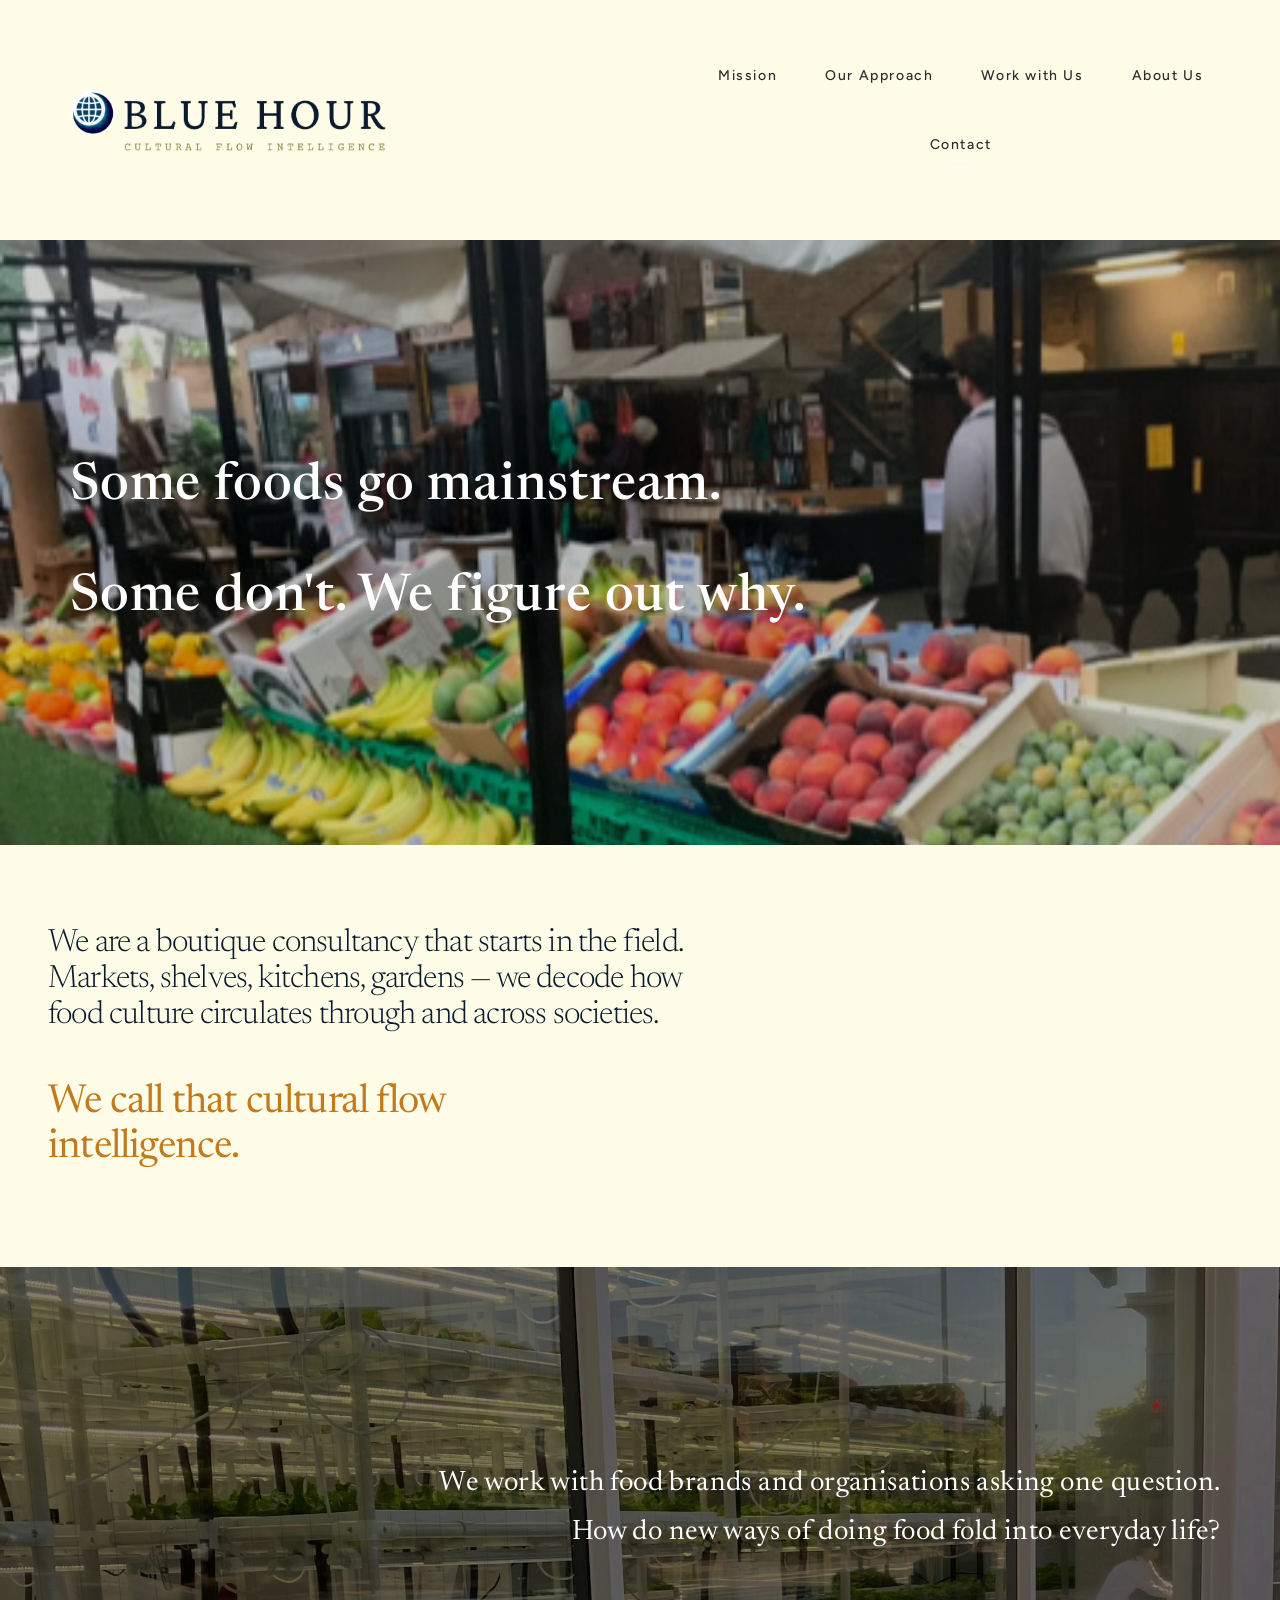
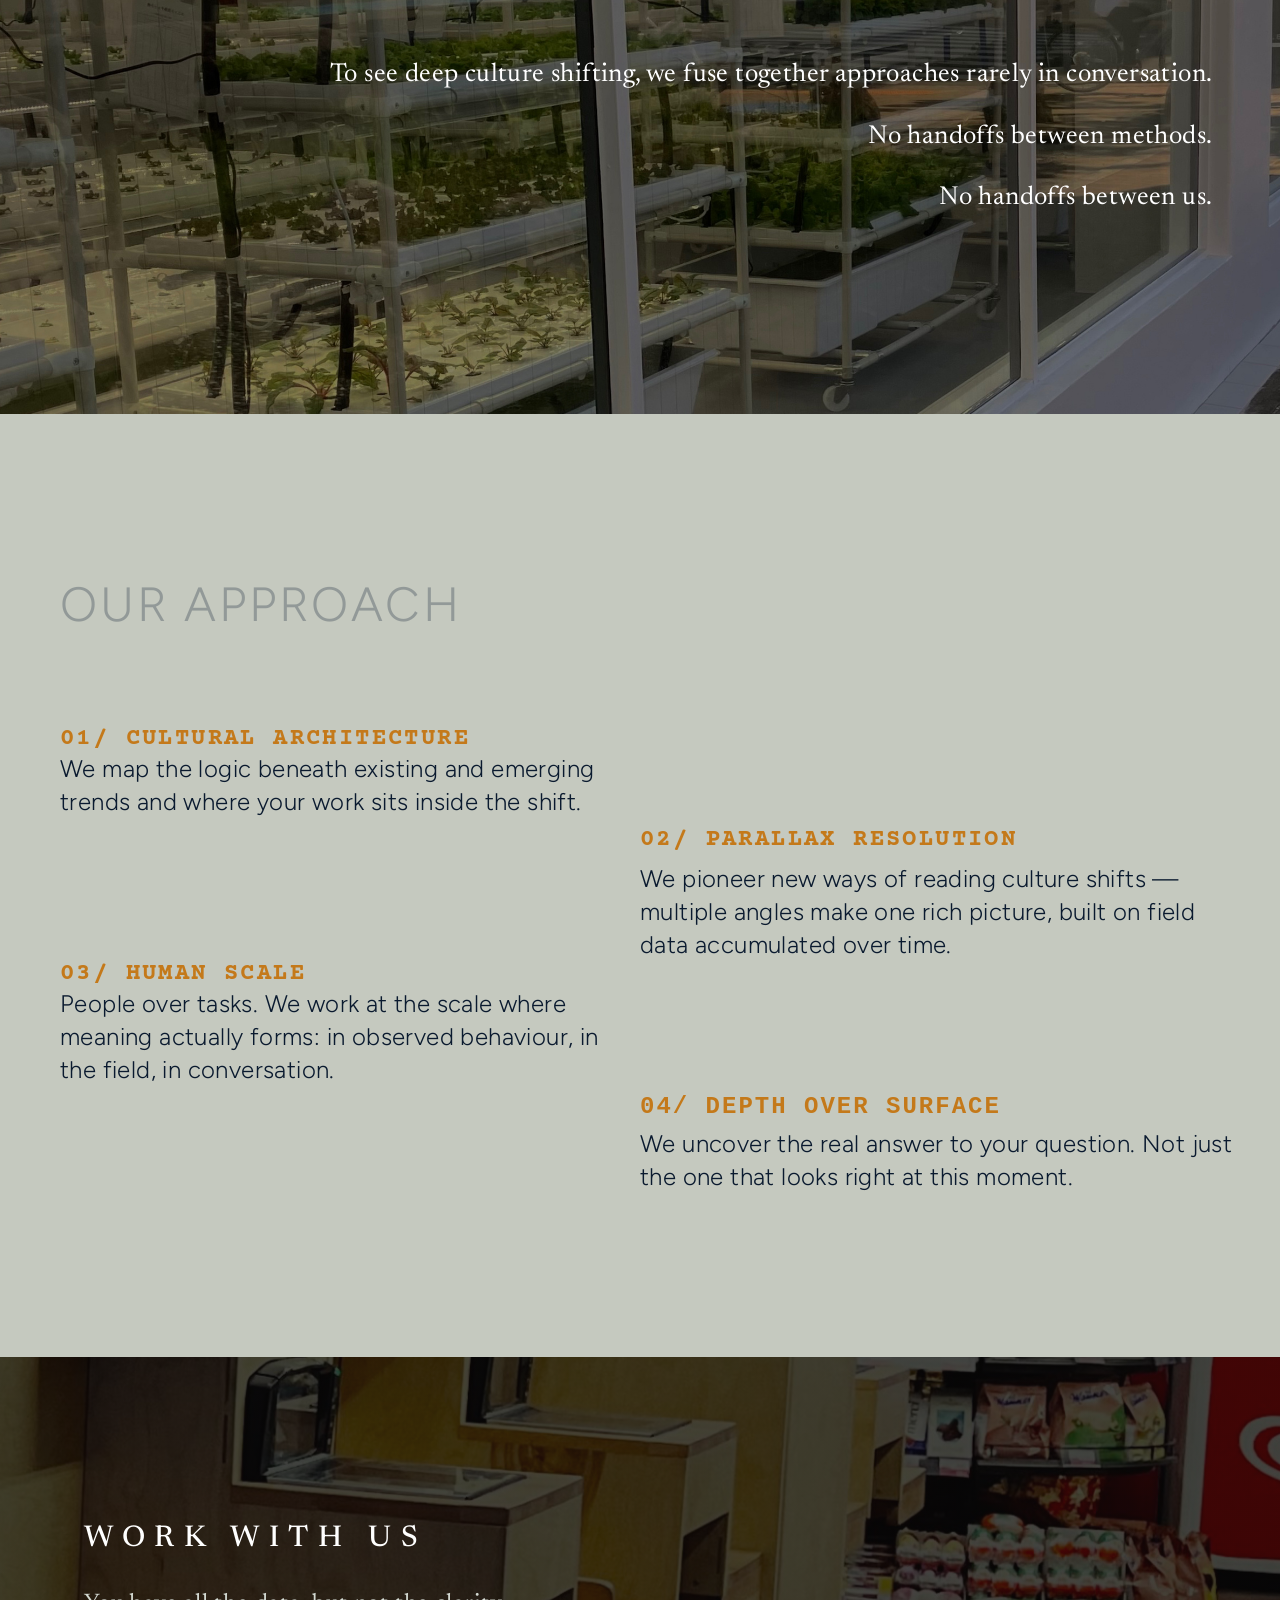
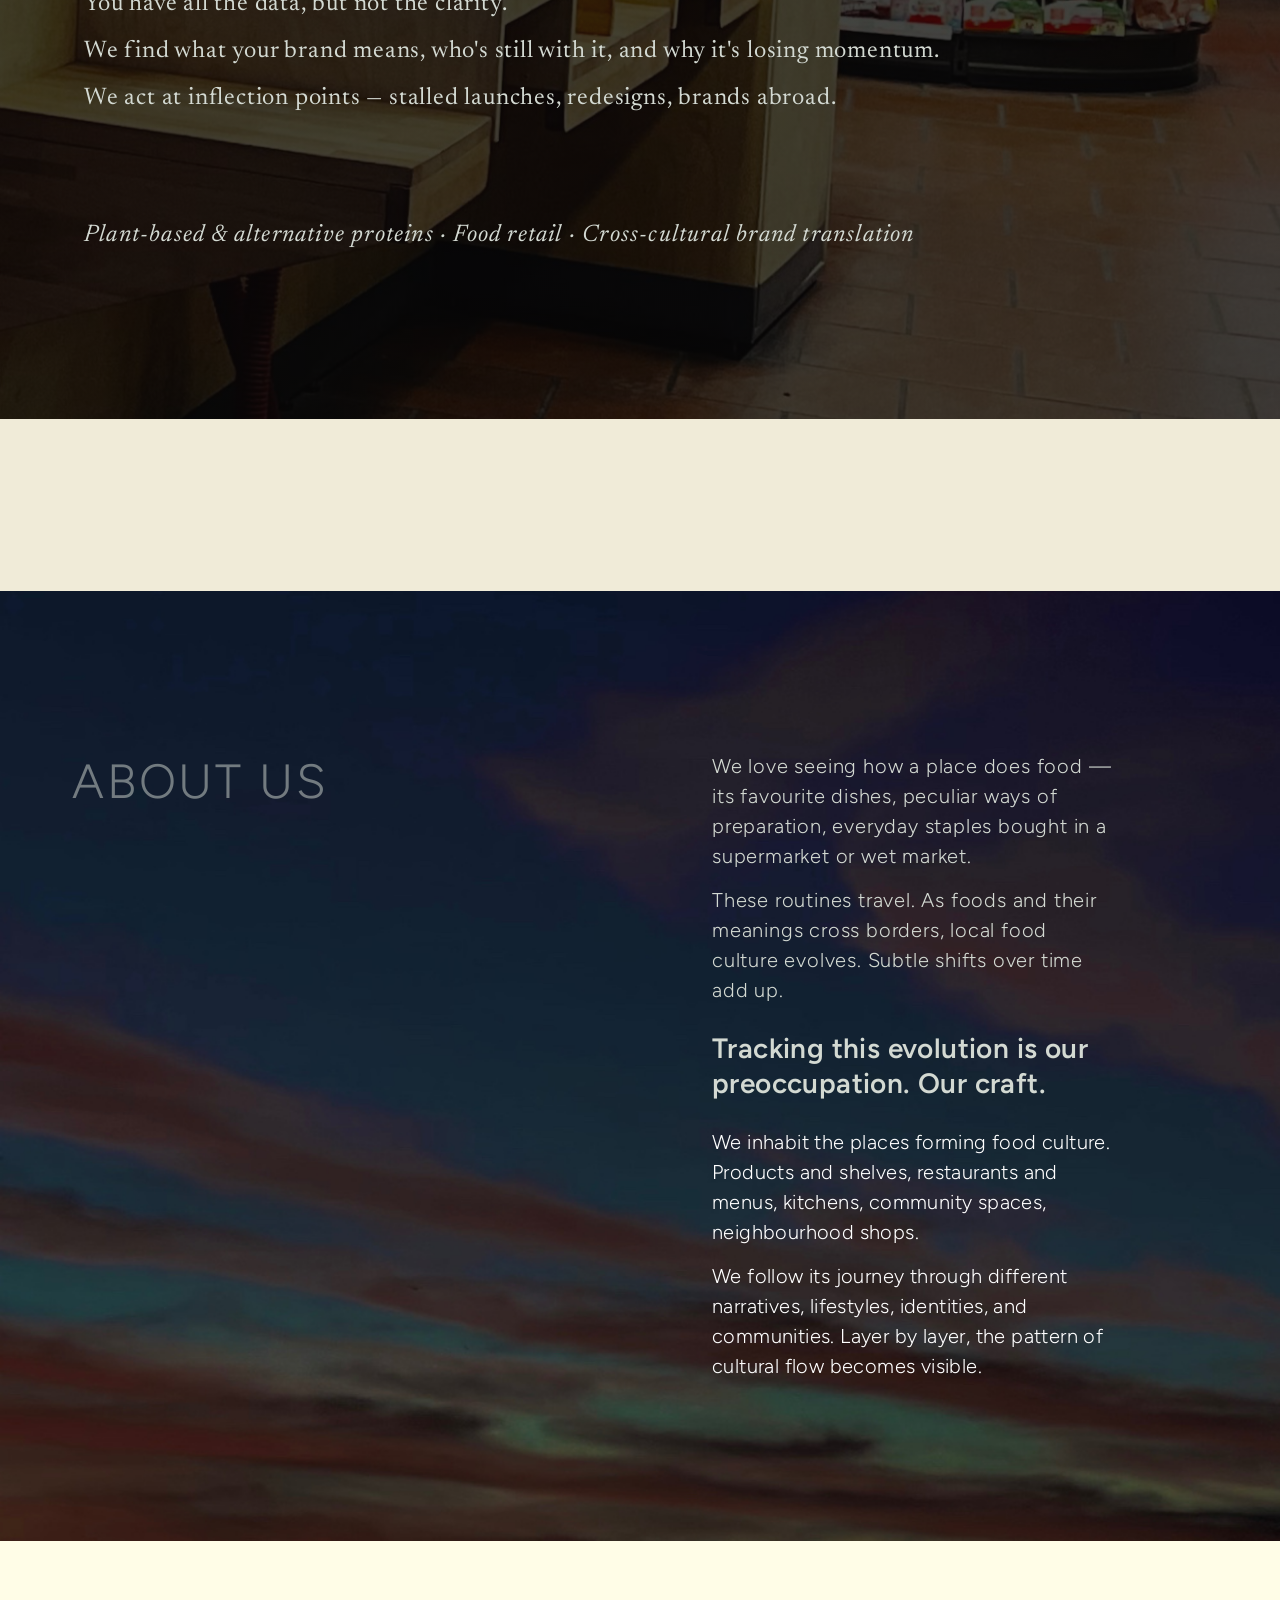
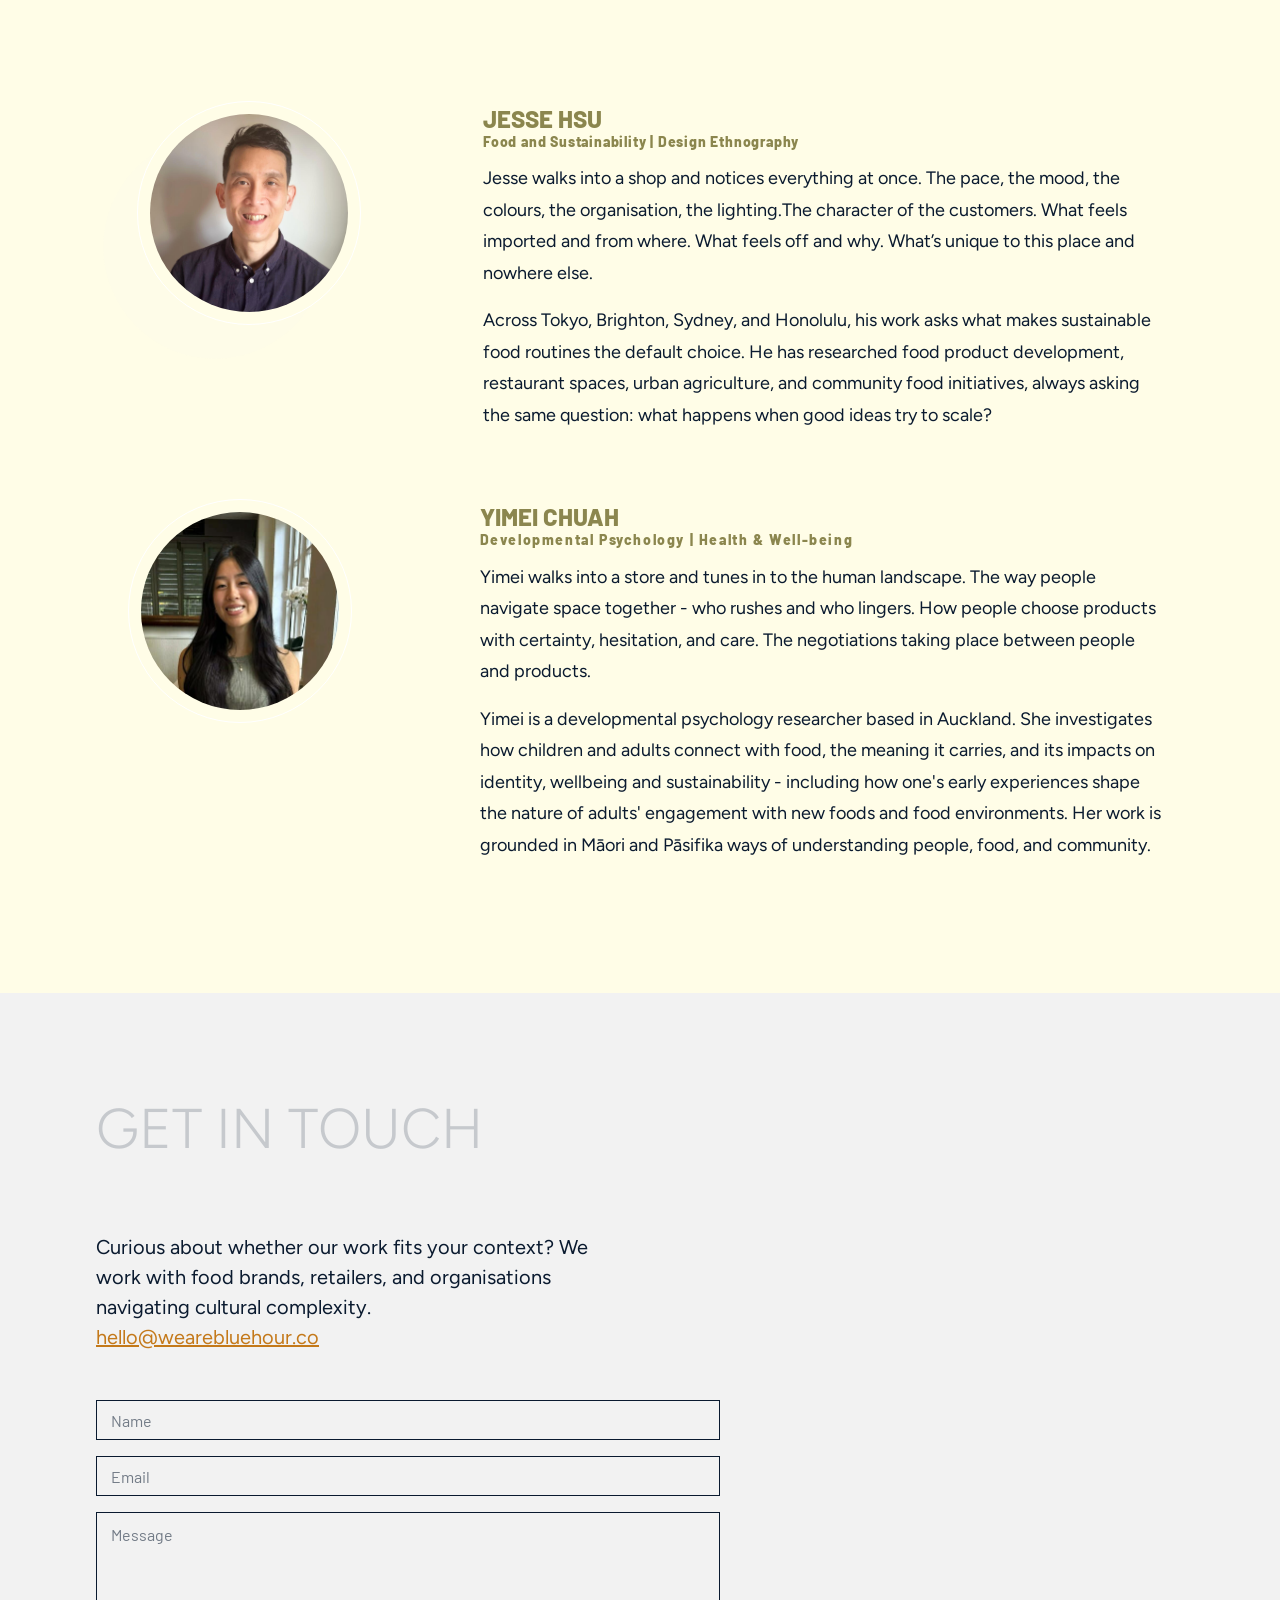
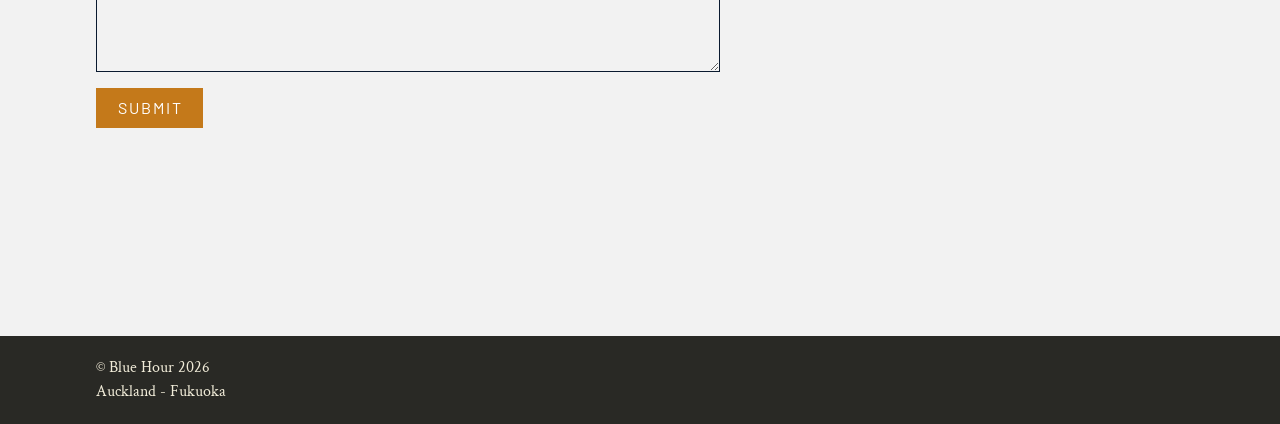
<file: Blue Hour Site (original).html>
<!DOCTYPE HTML><html lang="en"><head><title>Blue Hour</title><meta charset="utf-8" /><meta name="viewport" content="width=device-width,initial-scale=1" /><meta name="color-scheme" content="light only" /><meta name="description" content="Cultural Flow Intelligence" /><meta property="og:site_name" content="Blue Hour" /><meta property="og:title" content="Blue Hour" /><meta property="og:type" content="website" /><meta property="og:description" content="Cultural Flow Intelligence" /><meta property="og:image" content="https://wearebluehour.co/assets/images/share.jpg?v=2a3a857e" /><meta property="og:image:type" content="image/jpeg" /><meta property="og:image:width" content="1151" /><meta property="og:image:height" content="252" /><meta property="og:url" content="https://wearebluehour.co" /><meta property="twitter:card" content="summary_large_image" /><link rel="canonical" href="https://wearebluehour.co" /><link rel="icon" type="image/png" href="assets/images/favicon.png?v=2a3a857e" /><link rel="apple-touch-icon" href="assets/images/apple-touch-icon.png?v=2a3a857e" /><link href="https://fonts.googleapis.com/css2?display=swap&family=Newsreader:ital,wght@0,300;0,400;0,500;0,700;1,300;1,400;1,500;1,700&family=Figtree:ital,wght@0,300;0,400;0,500;0,600;0,700;0,900;1,300;1,400;1,500;1,600;1,700;1,900&family=Courier+Prime:ital,wght@0,700;1,700&family=Barlow:ital,wght@0,400;0,700;0,800;0,900;1,400;1,700;1,800;1,900&family=Libre+Baskerville:ital,wght@0,400;0,700;1,400;1,700&family=Crimson+Text:ital,wght@0,400;0,700;1,400;1,700" rel="stylesheet" type="text/css" /><style>html,body,div,span,applet,object,iframe,h1,h2,h3,h4,h5,h6,p,blockquote,pre,a,abbr,acronym,address,big,cite,code,del,dfn,em,img,ins,kbd,q,s,samp,small,strike,strong,sub,sup,tt,var,b,u,i,center,dl,dt,dd,ol,ul,li,fieldset,form,label,legend,table,caption,tbody,tfoot,thead,tr,th,td,article,aside,canvas,details,embed,figure,figcaption,footer,header,hgroup,menu,nav,output,ruby,section,summary,time,mark,audio,video{margin:0;padding:0;border:0;font-size:100%;font:inherit;vertical-align:baseline;}article,aside,details,figcaption,figure,footer,header,hgroup,menu,nav,section{display:block;}body{line-height:1;}ol,ul{list-style:none;}blockquote,q{quotes:none;}blockquote::before,blockquote::after,q::before,q::after{content:'';content:none;}table{border-collapse:collapse;border-spacing:0;}body{-webkit-text-size-adjust:none}mark{background-color:transparent;color:inherit}input::-moz-focus-inner{border:0;padding:0}input[type="text"],input[type="email"],select,textarea{-moz-appearance:none;-webkit-appearance:none;-ms-appearance:none;appearance:none}*, *::before, *::after {box-sizing: border-box;}@keyframes loading-spinner {0% {transform: rotate(0deg);}100% {transform: rotate(360deg);}}.slideshow-background::after {content: '';display: block;width: 4rem;height: 4rem;position: absolute;top: 50%;left: 50%;margin: -2rem 0 0 -2rem;animation: loading-spinner 1s infinite linear;transition: opacity 0.25s ease;transition-delay: 1s;opacity: 0;pointer-events: none;z-index: -1;background-image: url('[data-uri]');background-position: center;background-repeat: no-repeat;background-size: 3rem;}.slideshow-background.is-loading::after {opacity: 0.35;z-index: 0;}.slideshow-background > div {background-size: cover;position: absolute;top: 0;left: 0;width: 100% !important;height: 100% !important;opacity: 0;z-index: -2;animation-timing-function: linear;animation-iteration-count: infinite;animation-direction: alternate;}.slideshow-background > .initial {transition: none;}.slideshow-background > .visible {opacity: 1;}.slideshow-background > .top {z-index: -1;}.slideshow-background.instant > div {visibility: hidden;}.slideshow-background.instant > .visible {visibility: visible;}.slideshow-background.crossfade > div {transition: opacity 2s ease-in-out;visibility: hidden;}.slideshow-background.crossfade > .visible {visibility: visible;}.slideshow-background.fade > div {transition: opacity 2s ease-in-out;visibility: visible;}.slideshow-background.fade > .visible {visibility: visible;}.slideshow-background > .left, .slideshow-background > .right {width: 150% !important;}.slideshow-background > .up, .slideshow-background > .down {height: 150% !important;}.slideshow-background > .in, .slideshow-background > .out {transform-origin: 50% 50%;}.slideshow-background > .left.is-playing {animation-name: slideshow-background-left;}.slideshow-background > .right.is-playing {animation-name: slideshow-background-right;}.slideshow-background > .up.is-playing {animation-name: slideshow-background-up;}.slideshow-background > .down.is-playing {animation-name: slideshow-background-down;}.slideshow-background > .in.is-playing {animation-name: slideshow-background-in;}.slideshow-background > .out.is-playing {animation-name: slideshow-background-out;}.slideshow-background > .slow {animation-duration: 60s;}.slideshow-background > .normal {animation-duration: 45s;}.slideshow-background > .fast {animation-duration: 30s;}@keyframes slideshow-background-left {from {transform: translateX(0);}to {transform: translateX(-25%);}}@keyframes slideshow-background-right {from {transform: translateX(-25%);}to {transform: translateX(0);}}@keyframes slideshow-background-up {from {transform: translateY(0);}to {transform: translateY(-25%);}}@keyframes slideshow-background-down {from {transform: translateY(-25%);}to {transform: translateY(0);}}@keyframes slideshow-background-in {from {transform: scale(1);}to {transform: scale(2);}}@keyframes slideshow-background-out {from {transform: scale(2);}to {transform: scale(1);}}body {line-height: 1.0;min-height: var(--viewport-height);min-width: 320px;overflow-x: hidden;word-wrap: break-word;background-color: #F0EBD8;}:root {--background-height: 100vh;--site-language-alignment: left;--site-language-direction: ltr;--site-language-flex-alignment: flex-start;--site-language-indent-left: 1;--site-language-indent-right: 0;--site-language-margin-left: 0;--site-language-margin-right: auto;--viewport-height: 100vh;}html {font-size: 16pt;}u {text-decoration: underline;}strong {color: inherit;font-weight: bolder;}em {font-style: italic;}code {background-color: rgba(144,144,144,0.25);border-radius: 0.25em;font-family: 'Lucida Console', 'Courier New', monospace;font-size: 0.9em;font-weight: normal;letter-spacing: 0;margin: 0 0.25em;padding: 0.25em 0.5em;text-indent: 0;}mark {background-color: rgba(144,144,144,0.25);}spoiler-text {-webkit-text-stroke: 0;background-color: rgba(32,32,32,0.75);text-shadow: none;text-stroke: 0;color: transparent;cursor: pointer;transition: color 0.1s ease-in-out;}spoiler-text.active {color: #FFFFFF;cursor: text;}s {text-decoration: line-through;}sub {font-size: smaller;vertical-align: sub;}sup {font-size: smaller;vertical-align: super;}a {color: inherit;text-decoration: underline;transition: color 0.25s ease;}a[onclick]:not([href]) {cursor: pointer;}unloaded-script {display: none;}.site-wrapper {-webkit-overflow-scrolling: touch;align-items: center;display: flex;flex-direction: column;justify-content: center;min-height: var(--viewport-height);overflow: hidden;position: relative;z-index: 2;padding: 0rem 0rem 0rem 0rem;}.site-main {--alignment: var(--site-language-alignment);--flex-alignment: var(--site-language-flex-alignment);--indent-left: var(--site-language-indent-left);--indent-right: var(--site-language-indent-right);--margin-left: var(--site-language-margin-left);--margin-right: var(--site-language-margin-right);--border-radius-tl: 0;--border-radius-tr: 0;--border-radius-br: 0;--border-radius-bl: 0;align-items: center;display: flex;flex-grow: 0;flex-shrink: 0;justify-content: center;max-width: 100%;position: relative;text-align: var(--alignment);z-index: 1;background-color: #FFFDE7;transition: opacity 1s ease-in-out 0s;}.site-main > .inner {--padding-horizontal: 0rem;--padding-vertical: 0rem;--spacing: 0rem;--width: 100vw;border-radius: var(--border-radius-tl) var(--border-radius-tr) var(--border-radius-br) var(--border-radius-bl);max-width: 100%;position: relative;width: var(--width);z-index: 1;padding: var(--padding-vertical) var(--padding-horizontal);}.site-main > .inner > * {margin-top: var(--spacing);margin-bottom: var(--spacing);}.site-main > .inner > :first-child {margin-top: 0 !important;}.site-main > .inner > :last-child {margin-bottom: 0 !important;}.site-main > .inner > .full {margin-left: calc(var(--padding-horizontal) * -1);max-width: calc(100% + calc(var(--padding-horizontal) * 2) + 0.4725px);width: calc(100% + calc(var(--padding-horizontal) * 2) + 0.4725px);}.site-main > .inner > .full:first-child {border-top-left-radius: inherit;border-top-right-radius: inherit;margin-top: calc(var(--padding-vertical) * -1) !important;}.site-main > .inner > .full:last-child {border-bottom-left-radius: inherit;border-bottom-right-radius: inherit;margin-bottom: calc(var(--padding-vertical) * -1) !important;}.site-main > .inner > .full.screen {border-radius: 0 !important;max-width: 100vw;position: relative;width: 100vw;left: 50%;margin-left: -50vw;right: auto;}body.is-loading .site-main {opacity: 0;}body.is-instant .site-main, body.is-instant .site-main > .inner > *,body.is-instant .site-main > .inner > section > * {transition: none !important;}body.is-instant::after {display: none !important;transition: none !important;}.text-component {direction: var(--site-language-direction);position: relative;}.text-component span.p {display: block;position: relative;}.text-component span[style], .text-component strong, .text-component a, .text-component code, .text-component mark, .text-component spoiler-text {-webkit-text-fill-color: currentcolor;}.text-component.instance-3:not(:first-child) {margin-top: 6rem !important;}.text-component.instance-3:not(:last-child) {margin-bottom: 6rem !important;}.text-component.instance-3 {text-align: left;max-width: 51rem;margin-left: var(--margin-left);margin-right: var(--margin-right);--margin-left: 0;--margin-right: auto;color: #FFFFFF;font-family: 'Newsreader', serif;padding-left: 1.375rem;padding-right: 0;letter-spacing: 0.05rem;width: calc(100% + 0.05rem);font-size: 3.25em;line-height: 2.125;font-weight: 500;text-shadow: 0rem 0rem 5rem #000000;}.text-component.instance-3 a {text-decoration: underline;}.text-component.instance-3 a:hover {text-decoration: none;}.text-component.instance-3 span.p:nth-child(n + 2) {margin-top: 1rem;}.text-component.instance-27 {text-align: left;color: #0A1A2F;font-family: 'Newsreader', serif;letter-spacing: -0.05rem;width: 100%;font-size: 2em;line-height: 1.125;font-weight: 300;}.text-component.instance-27 a {text-decoration: underline;}.text-component.instance-27 a:hover {text-decoration: none;}.text-component.instance-27 span.p:nth-child(n + 2) {margin-top: 1rem;}.text-component.instance-1 {text-align: right;color: #FFFFFF;font-family: 'Newsreader', serif;letter-spacing: 0.025rem;width: calc(100% + 0.025rem);font-size: 1.75em;line-height: 1.75;font-weight: 400;}.text-component.instance-1 a {text-decoration: underline;}.text-component.instance-1 a:hover {text-decoration: none;}.text-component.instance-1 span.p:nth-child(n + 2) {margin-top: 1rem;}.text-component.instance-54:not(:first-child) {margin-top: 6rem !important;}.text-component.instance-54:not(:last-child) {margin-bottom: 6rem !important;}.text-component.instance-54 {text-align: right;max-width: 94.625rem;margin-left: var(--margin-left);margin-right: var(--margin-right);--margin-left: auto;--margin-right: 0;color: #FFFFFF;font-family: 'Newsreader', serif;padding-left: 0;padding-right: 0.5rem;letter-spacing: 0.025rem;width: calc(100% + 0.025rem);font-size: 1.625em;line-height: 1.75;font-weight: 400;}.text-component.instance-54 a {text-decoration: underline;}.text-component.instance-54 a:hover {text-decoration: none;}.text-component.instance-54 span.p:nth-child(n + 2) {margin-top: 1rem;}.text-component.instance-46:not(:first-child) {margin-top: 1.375rem !important;}.text-component.instance-46:not(:last-child) {margin-bottom: 1.375rem !important;}.text-component.instance-46 {text-align: left;color: #C4791A;font-family: 'Newsreader', serif;letter-spacing: -0.05rem;width: 100%;font-size: 2.5em;line-height: 1.125;font-weight: 400;}.text-component.instance-46 a {text-decoration: underline;}.text-component.instance-46 a:hover {text-decoration: none;}.text-component.instance-46 span.p:nth-child(n + 2) {margin-top: 1rem;}.text-component.instance-8 {text-align: left;max-width: 94.625rem;margin-left: var(--margin-left);margin-right: var(--margin-right);--margin-left: 0;--margin-right: auto;color: rgba(10,26,47,0.271);font-family: 'Figtree', sans-serif;letter-spacing: 0.175rem;width: calc(100% + 0.175rem);font-size: 3em;line-height: 1.25;font-weight: 300;}.text-component.instance-8 a {text-decoration: underline;}.text-component.instance-8 a:hover {text-decoration: none;}.text-component.instance-8 span.p:nth-child(n + 2) {margin-top: 1rem;}.text-component.instance-32 {text-align: left;max-width: 94.625rem;margin-left: var(--margin-left);margin-right: var(--margin-right);--margin-left: 0;--margin-right: auto;color: rgba(211,217,210,0.502);font-family: 'Figtree', sans-serif;letter-spacing: 0.175rem;width: calc(100% + 0.175rem);font-size: 3em;line-height: 1.25;font-weight: 300;}.text-component.instance-32 a {text-decoration: underline;}.text-component.instance-32 a:hover {text-decoration: none;}.text-component.instance-32 span.p:nth-child(n + 2) {margin-top: 1rem;}.text-component.instance-42 {text-align: left;color: #C4791A;font-family: 'Courier Prime', monospace;letter-spacing: 0.15rem;width: calc(100% + 0.15rem);font-size: 1.5em;line-height: 0.75;font-weight: 700;}.text-component.instance-42 a {text-decoration: underline;}.text-component.instance-42 a:hover {text-decoration: none;}.text-component.instance-42 span.p:nth-child(n + 2) {margin-top: 1rem;}.text-component.instance-43 {text-align: left;color: #C4791A;font-family: 'Courier Prime', monospace;letter-spacing: 0.15rem;width: calc(100% + 0.15rem);font-size: 1.5em;line-height: 1.5;font-weight: 700;}.text-component.instance-43 a {text-decoration: underline;}.text-component.instance-43 a:hover {text-decoration: none;}.text-component.instance-43 span.p:nth-child(n + 2) {margin-top: 1rem;}.text-component.instance-44 {text-align: left;color: #C4791A;font-family: 'Courier Prime', monospace;letter-spacing: 0.15rem;width: calc(100% + 0.15rem);font-size: 1.5em;line-height: 0.75;font-weight: 700;}.text-component.instance-44 a {text-decoration: underline;}.text-component.instance-44 a:hover {text-decoration: none;}.text-component.instance-44 span.p:nth-child(n + 2) {margin-top: 1rem;}.text-component.instance-10 {text-align: left;color: #C4791A;font-family: 'Courier New', monospace;letter-spacing: 0.125rem;width: calc(100% + 0.125rem);font-size: 1.5em;line-height: 1.375;font-weight: 700;}.text-component.instance-10 a {text-decoration: underline;}.text-component.instance-10 a:hover {text-decoration: none;}.text-component.instance-10 span.p:nth-child(n + 2) {margin-top: 1rem;}.text-component.instance-28:not(:first-child) {margin-top: 1.625rem !important;}.text-component.instance-28:not(:last-child) {margin-bottom: 1.625rem !important;}.text-component.instance-28 {max-width: 25rem;margin-left: var(--margin-left);margin-right: var(--margin-right);color: #D3D9D2;font-family: 'Figtree', sans-serif;letter-spacing: 0.05rem;width: calc(100% + 0.05rem);font-size: 1.25em;line-height: 1.5;font-weight: 300;}.text-component.instance-28 a {text-decoration: underline;}.text-component.instance-28 a:hover {text-decoration: none;}.text-component.instance-28 span.p:nth-child(n + 2) {margin-top: 0.875rem;}.text-component.instance-50:not(:first-child) {margin-top: 1rem !important;}.text-component.instance-50:not(:last-child) {margin-bottom: 1rem !important;}.text-component.instance-50 {max-width: 25rem;margin-left: var(--margin-left);margin-right: var(--margin-right);color: #D3D9D2;font-family: 'Figtree', sans-serif;letter-spacing: 0.025rem;width: calc(100% + 0.025rem);font-size: 1.75em;line-height: 1.25;font-weight: 600;}.text-component.instance-50 a {text-decoration: underline;}.text-component.instance-50 a:hover {text-decoration: none;}.text-component.instance-50 span.p:nth-child(n + 2) {margin-top: 1rem;}.text-component.instance-53:not(:first-child) {margin-top: 1.625rem !important;}.text-component.instance-53:not(:last-child) {margin-bottom: 1.625rem !important;}.text-component.instance-53 {max-width: 25rem;margin-left: var(--margin-left);margin-right: var(--margin-right);color: #FFFFFF;font-family: 'Figtree', sans-serif;letter-spacing: 0.025rem;width: calc(100% + 0.025rem);font-size: 1.25em;line-height: 1.5;font-weight: 300;}.text-component.instance-53 a {text-decoration: underline;}.text-component.instance-53 a:hover {text-decoration: none;}.text-component.instance-53 span.p:nth-child(n + 2) {margin-top: 0.875rem;}.text-component.instance-4:not(:first-child) {margin-top: 1.625rem !important;}.text-component.instance-4:not(:last-child) {margin-bottom: 1.625rem !important;}.text-component.instance-4 {max-width: 25rem;margin-left: var(--margin-left);margin-right: var(--margin-right);color: #FFFFFF;font-family: 'Newsreader', serif;letter-spacing: 0.6rem;width: calc(100% + 0.6rem);font-size: 1.875em;line-height: 1.5;font-weight: 500;}.text-component.instance-4 a {text-decoration: underline;}.text-component.instance-4 a:hover {text-decoration: none;}.text-component.instance-4 span.p:nth-child(n + 2) {margin-top: 0.875rem;}.text-component.instance-5:not(:first-child) {margin-top: 1.625rem !important;}.text-component.instance-5:not(:last-child) {margin-bottom: 1.625rem !important;}.text-component.instance-5 {max-width: 58.625rem;margin-left: var(--margin-left);margin-right: var(--margin-right);color: #D3D9D2;font-family: 'Newsreader', serif;letter-spacing: 0.05rem;width: calc(100% + 0.05rem);font-size: 1.5em;line-height: 1.375;font-weight: 400;}.text-component.instance-5 a {text-decoration: underline;}.text-component.instance-5 a:hover {text-decoration: none;}.text-component.instance-5 span.p:nth-child(n + 2) {margin-top: 0.875rem;}.text-component.instance-39:not(:first-child) {margin-top: 6rem !important;}.text-component.instance-39:not(:last-child) {margin-bottom: 6rem !important;}.text-component.instance-39 {max-width: 77.5rem;margin-left: var(--margin-left);margin-right: var(--margin-right);color: #D3D9D2;font-family: 'Newsreader', serif;letter-spacing: 0.075rem;width: calc(100% + 0.075rem);font-size: 1.5em;line-height: 2;font-weight: 400;}.text-component.instance-39 a {text-decoration: underline;}.text-component.instance-39 a:hover {text-decoration: none;}.text-component.instance-39 span.p:nth-child(n + 2) {margin-top: 0.875rem;}.text-component.instance-20 {text-align: left;color: #0A1A2F;font-family: 'Figtree', sans-serif;letter-spacing: 0.025rem;width: calc(100% + 0.025rem);font-size: 1.5em;line-height: 1.375;font-weight: 300;}.text-component.instance-20 a {text-decoration: underline;}.text-component.instance-20 a:hover {text-decoration: none;}.text-component.instance-20 span.p:nth-child(n + 2) {margin-top: 1rem;}.text-component.instance-19 {text-align: left;color: #0A1A2F;font-family: 'Figtree', sans-serif;letter-spacing: 0.025rem;width: calc(100% + 0.025rem);font-size: 1.5em;line-height: 1.375;font-weight: 300;}.text-component.instance-19 a {text-decoration: underline;}.text-component.instance-19 a:hover {text-decoration: none;}.text-component.instance-19 span.p:nth-child(n + 2) {margin-top: 1rem;}.text-component.instance-9 {text-align: left;color: #0A1A2F;font-family: 'Figtree', sans-serif;letter-spacing: 0.025rem;width: calc(100% + 0.025rem);font-size: 1.5em;line-height: 1.375;font-weight: 300;}.text-component.instance-9 a {text-decoration: underline;}.text-component.instance-9 a:hover {text-decoration: none;}.text-component.instance-9 span.p:nth-child(n + 2) {margin-top: 1rem;}.text-component.instance-6 {text-align: left;color: #0A1A2F;font-family: 'Figtree', sans-serif;letter-spacing: 0.025rem;width: calc(100% + 0.025rem);font-size: 1.5em;line-height: 1.375;font-weight: 300;}.text-component.instance-6 a {text-decoration: underline;}.text-component.instance-6 a:hover {text-decoration: none;}.text-component.instance-6 span.p:nth-child(n + 2) {margin-top: 1rem;}.text-component.instance-13 {color: #8B864E;font-family: 'Barlow', sans-serif;font-size: 1.5em;line-height: 1.5;font-weight: 800;}.text-component.instance-13 a {text-decoration: underline;}.text-component.instance-13 a:hover {text-decoration: none;}.text-component.instance-13 span.p:nth-child(n + 2) {margin-top: 1rem;}.text-component.instance-16 {color: #8B864E;font-family: 'Barlow', sans-serif;letter-spacing: 0.05rem;width: calc(100% + 0.05rem);font-size: 0.875em;line-height: 0.75;font-weight: 800;}.text-component.instance-16 a {text-decoration: underline;}.text-component.instance-16 a:hover {text-decoration: none;}.text-component.instance-16 span.p:nth-child(n + 2) {margin-top: 1rem;}.text-component.instance-36:not(:first-child) {margin-top: 1rem !important;}.text-component.instance-36:not(:last-child) {margin-bottom: 1rem !important;}.text-component.instance-36 {color: #0A1A2F;font-family: 'Figtree', sans-serif;font-size: 1.125em;line-height: 1.75;font-weight: 400;}.text-component.instance-36 a {text-decoration: underline;}.text-component.instance-36 a:hover {text-decoration: none;}.text-component.instance-36 span.p:nth-child(n + 2) {margin-top: 1rem;}.text-component.instance-12 {color: #8B864E;font-family: 'Barlow', sans-serif;font-size: 1.5em;line-height: 1.5;font-weight: 800;}.text-component.instance-12 a {text-decoration: underline;}.text-component.instance-12 a:hover {text-decoration: none;}.text-component.instance-12 span.p:nth-child(n + 2) {margin-top: 1rem;}.text-component.instance-15 {color: #8B864E;font-family: 'Barlow', sans-serif;letter-spacing: 0.1rem;width: calc(100% + 0.1rem);font-size: 0.875em;line-height: 0.75;font-weight: 800;}.text-component.instance-15 a {text-decoration: underline;}.text-component.instance-15 a:hover {text-decoration: none;}.text-component.instance-15 span.p:nth-child(n + 2) {margin-top: 1rem;}.text-component.instance-34:not(:first-child) {margin-top: 1rem !important;}.text-component.instance-34:not(:last-child) {margin-bottom: 1rem !important;}.text-component.instance-34 {color: #0A1A2F;font-family: 'Figtree', sans-serif;font-size: 1.125em;line-height: 1.75;font-weight: 400;}.text-component.instance-34 a {text-decoration: underline;}.text-component.instance-34 a:hover {text-decoration: none;}.text-component.instance-34 span.p:nth-child(n + 2) {margin-top: 1rem;}.text-component.instance-18 {color: #0A1A2F;font-family: 'Figtree', sans-serif;font-size: 1.25em;line-height: 1.5;font-weight: 400;}.text-component.instance-18 a {text-decoration: underline;}.text-component.instance-18 a:hover {text-decoration: none;}.text-component.instance-18 span.p:nth-child(n + 2) {margin-top: 1rem;}.text-component.instance-2 {color: #C4791A;font-family: 'Figtree', sans-serif;font-size: 1.25em;line-height: 1.5;font-weight: 400;}.text-component.instance-2 a {text-decoration: underline;}.text-component.instance-2 a:hover {text-decoration: none;}.text-component.instance-2 span.p:nth-child(n + 2) {margin-top: 1rem;}.text-component.instance-17 {color: rgba(10,26,47,0.188);font-family: 'Figtree', sans-serif;font-size: 3.5em;line-height: 1.125;font-weight: 300;}.text-component.instance-17 a {text-decoration: underline;}.text-component.instance-17 a:hover {text-decoration: none;}.text-component.instance-17 span.p:nth-child(n + 2) {margin-top: 1rem;}.text-component.instance-21 {color: #F0EBD8;font-family: 'Crimson Text', serif;padding-left: calc(4rem * var(--indent-left));padding-right: calc(4rem * var(--indent-right));font-size: 1em;line-height: 1.5;font-weight: 400;}.text-component.instance-21 a {text-decoration: underline;}.text-component.instance-21 a:hover {text-decoration: none;}.text-component.instance-21 span.p:nth-child(n + 2) {margin-top: 1rem;}.container-component {position: relative;}.container-component > .wrapper {vertical-align: top;position: relative;max-width: 100%;border-radius: inherit;}.container-component > .wrapper > .inner {vertical-align: top;position: relative;max-width: 100%;border-radius: inherit;text-align: var(--alignment);}.container-component.full:first-child > .wrapper {border-top-left-radius: inherit;border-top-right-radius: inherit;}.container-component.full:last-child > .wrapper {border-bottom-left-radius: inherit;border-bottom-right-radius: inherit;}.container-component.full:first-child > .wrapper > .inner {border-top-left-radius: inherit;border-top-right-radius: inherit;}.container-component.full:last-child > .wrapper > .inner {border-bottom-left-radius: inherit;border-bottom-right-radius: inherit;}.container-component.instance-15 {--alignment: center;--flex-alignment: center;--indent-left: 1;--indent-right: 1;--margin-left: auto;--margin-right: auto;display: flex;width: 100%;min-height: 15rem;align-items: center;justify-content: center;background-color: transparent;}.container-component.instance-15:not(:last-child) {margin-bottom: 0rem !important;}.container-component.instance-15 > .wrapper > .inner {--gutters: calc(var(--padding-horizontal) * 2);--padding-horizontal: 3.625rem;padding: var(--padding-vertical) var(--padding-horizontal);}.container-component.instance-15 > .wrapper {max-width: var(--width);width: 100%;}.container-component.instance-15.default > .wrapper > .inner > * {margin-bottom: var(--spacing);margin-top: var(--spacing);}.container-component.instance-15.default > .wrapper > .inner > *:first-child {margin-top: 0 !important;}.container-component.instance-15.default > .wrapper > .inner > *:last-child {margin-bottom: 0 !important;}.container-component.instance-15.columns > .wrapper > .inner {flex-wrap: wrap;display: flex;align-items: center;}.container-component.instance-15.columns > .wrapper > .inner > * {flex-grow: 0;flex-shrink: 0;max-width: 100%;text-align: var(--alignment);padding: 0 0 0 var(--gutters);}.container-component.instance-15.columns > .wrapper > .inner > * > * {margin-bottom: var(--spacing);margin-top: var(--spacing);}.container-component.instance-15.columns > .wrapper > .inner > * > *:first-child {margin-top: 0 !important;}.container-component.instance-15.columns > .wrapper > .inner > * > *:last-child {margin-bottom: 0 !important;}.container-component.instance-15.columns > .wrapper > .inner > *:first-child {margin-left: calc(var(--gutters) * -1);}.container-component.instance-15.default > .wrapper > .inner > .full {margin-left: calc(var(--padding-horizontal) * -1);max-width: none !important;width: calc(100% + (var(--padding-horizontal) * 2) + 0.4725px);}.container-component.instance-15.default > .wrapper > .inner > .full:first-child {margin-top: calc(var(--padding-vertical) * -1) !important;border-top-left-radius: inherit;border-top-right-radius: inherit;}.container-component.instance-15.default > .wrapper > .inner > .full:last-child {margin-bottom: calc(var(--padding-vertical) * -1) !important;border-bottom-left-radius: inherit;border-bottom-right-radius: inherit;}.container-component.instance-15.columns > .wrapper > .inner > div > .full {margin-left: calc(var(--gutters) * -0.5);max-width: none !important;width: calc(100% + var(--gutters) + 0.4725px);}.container-component.instance-15.columns > .wrapper > .inner > div:first-child > .full {margin-left: calc(var(--padding-horizontal) * -1);width: calc(100% + var(--padding-horizontal) + calc(var(--gutters) * 0.5) + 0.4725px);}.container-component.instance-15.columns > .wrapper > .inner > div:last-child > .full {width: calc(100% + var(--padding-horizontal) + calc(var(--gutters) * 0.5) + 0.4725px);}.container-component.instance-15.columns > .wrapper > .inner > div > .full:first-child {margin-top: calc(var(--padding-vertical) * -1) !important;}.container-component.instance-15.columns > .wrapper > .inner > div > .full:last-child {margin-bottom: calc(var(--padding-vertical) * -1) !important;}.container-component.instance-15.columns > .wrapper > .inner > .full {align-self: stretch;min-height: calc(15rem - (var(--padding-vertical) * 2));}.container-component.instance-15.columns > .wrapper > .inner > .full:first-child {border-bottom-left-radius: inherit;border-top-left-radius: inherit;}.container-component.instance-15.columns > .wrapper > .inner > .full:last-child {border-bottom-right-radius: inherit;border-top-right-radius: inherit;}.container-component.instance-15.columns > .wrapper > .inner > .full > .full:first-child:last-child {border-radius: inherit;height: calc(100% + (var(--padding-vertical) * 2));}.container-component.instance-15.columns > .wrapper > .inner > .full > .full:first-child:last-child > * {border-radius: inherit;height: 100%;position: absolute;width: 100%;}.container-component.instance-15 > .wrapper > .inner > :nth-child(1) {width: calc(50% + (var(--gutters) / 2));--alignment: left;--flex-alignment: flex-start;--indent-left: 1;--indent-right: 0;--margin-left: 0;--margin-right: auto;}.container-component.instance-15 > .wrapper > .inner > :nth-child(2) {width: calc(50% + (var(--gutters) / 2));--alignment: center;--flex-alignment: center;--indent-left: 1;--indent-right: 1;--margin-left: auto;--margin-right: auto;}.container-component.instance-5 {display: flex;width: 100%;align-items: center;justify-content: center;background-repeat: no-repeat;background-size: cover;}.container-component.instance-5 > .wrapper > .inner {--gutters: 2rem;--padding-horizontal: 3rem;--padding-vertical: 12rem;padding: var(--padding-vertical) var(--padding-horizontal);}.container-component.instance-5 > .wrapper {max-width: var(--width);width: 100%;}.container-component.instance-5 > .slideshow-background {border-radius: inherit;height: 100%;left: 0;object-fit: cover;overflow: hidden;pointer-events: none;position: absolute;top: 0;width: 100%;z-index: -2;background-color: #000000;}.container-component.instance-5::before {border-radius: inherit;content: '';display: block;height: 100%;left: 0;pointer-events: none;position: absolute;top: 0;width: 100%;z-index: -1;background-image: linear-gradient(to top, rgba(13,13,7,0.208), rgba(13,13,7,0.208));background-position: 0% 0%;background-repeat: repeat;background-size: auto;}.container-component.instance-5 > .slideshow-background > .slow {animation-duration: 90s;}.container-component.instance-5 > .slideshow-background > .normal {animation-duration: 67.5s;}.container-component.instance-5 > .slideshow-background > .fast {animation-duration: 45s;}.container-component.instance-5 > .slideshow-background > div {transition-duration: 4.5s;}.container-component.instance-5.default > .wrapper > .inner > * {margin-bottom: var(--spacing);margin-top: var(--spacing);}.container-component.instance-5.default > .wrapper > .inner > *:first-child {margin-top: 0 !important;}.container-component.instance-5.default > .wrapper > .inner > *:last-child {margin-bottom: 0 !important;}.container-component.instance-5.columns > .wrapper > .inner {flex-wrap: wrap;display: flex;align-items: flex-start;}.container-component.instance-5.columns > .wrapper > .inner > * {flex-grow: 0;flex-shrink: 0;max-width: 100%;text-align: var(--alignment);padding: 0 0 0 var(--gutters);}.container-component.instance-5.columns > .wrapper > .inner > * > * {margin-bottom: var(--spacing);margin-top: var(--spacing);}.container-component.instance-5.columns > .wrapper > .inner > * > *:first-child {margin-top: 0 !important;}.container-component.instance-5.columns > .wrapper > .inner > * > *:last-child {margin-bottom: 0 !important;}.container-component.instance-5.columns > .wrapper > .inner > *:first-child {margin-left: calc(var(--gutters) * -1);}.container-component.instance-5.default > .wrapper > .inner > .full {margin-left: calc(var(--padding-horizontal) * -1);max-width: none !important;width: calc(100% + (var(--padding-horizontal) * 2) + 0.4725px);}.container-component.instance-5.default > .wrapper > .inner > .full:first-child {margin-top: calc(var(--padding-vertical) * -1) !important;border-top-left-radius: inherit;border-top-right-radius: inherit;}.container-component.instance-5.default > .wrapper > .inner > .full:last-child {margin-bottom: calc(var(--padding-vertical) * -1) !important;border-bottom-left-radius: inherit;border-bottom-right-radius: inherit;}.container-component.instance-5.columns > .wrapper > .inner > div > .full {margin-left: calc(var(--gutters) * -0.5);max-width: none !important;width: calc(100% + var(--gutters) + 0.4725px);}.container-component.instance-5.columns > .wrapper > .inner > div:first-child > .full {margin-left: calc(var(--padding-horizontal) * -1);width: calc(100% + var(--padding-horizontal) + calc(var(--gutters) * 0.5) + 0.4725px);}.container-component.instance-5.columns > .wrapper > .inner > div:last-child > .full {width: calc(100% + var(--padding-horizontal) + calc(var(--gutters) * 0.5) + 0.4725px);}.container-component.instance-5.columns > .wrapper > .inner > div > .full:first-child {margin-top: calc(var(--padding-vertical) * -1) !important;}.container-component.instance-5.columns > .wrapper > .inner > div > .full:last-child {margin-bottom: calc(var(--padding-vertical) * -1) !important;}.container-component.instance-5.columns > .wrapper > .inner > div:first-child, .container-component.instance-5.columns > .wrapper > .inner > div:first-child > .full:first-child {border-top-left-radius: inherit;}.container-component.instance-5.columns > .wrapper > .inner > div:last-child, .container-component.instance-5.columns > .wrapper > .inner > div:last-child > .full:first-child {border-top-right-radius: inherit;}.container-component.instance-5.columns > .wrapper > .inner > .full {align-self: stretch;}.container-component.instance-5.columns > .wrapper > .inner > .full:first-child {border-bottom-left-radius: inherit;border-top-left-radius: inherit;}.container-component.instance-5.columns > .wrapper > .inner > .full:last-child {border-bottom-right-radius: inherit;border-top-right-radius: inherit;}.container-component.instance-5.columns > .wrapper > .inner > .full > .full:first-child:last-child {border-radius: inherit;height: calc(100% + (var(--padding-vertical) * 2));}.container-component.instance-5.columns > .wrapper > .inner > .full > .full:first-child:last-child > * {border-radius: inherit;height: 100%;position: absolute;width: 100%;}.container-component.instance-22 {--alignment: center;--flex-alignment: center;--indent-left: 1;--indent-right: 1;--margin-left: auto;--margin-right: auto;}.container-component.instance-22 > .wrapper {display: block;margin: 0 auto 0 auto;width: 18rem;background-color: transparent;}.container-component.instance-22 > .wrapper > .inner {--gutters: 2rem;padding: var(--padding-vertical) var(--padding-horizontal);}.container-component.instance-22.default > .wrapper > .inner > * {margin-bottom: var(--spacing);margin-top: var(--spacing);}.container-component.instance-22.default > .wrapper > .inner > *:first-child {margin-top: 0 !important;}.container-component.instance-22.default > .wrapper > .inner > *:last-child {margin-bottom: 0 !important;}.container-component.instance-22.columns > .wrapper > .inner {flex-wrap: wrap;display: flex;align-items: flex-start;}.container-component.instance-22.columns > .wrapper > .inner > * {flex-grow: 0;flex-shrink: 0;max-width: 100%;text-align: var(--alignment);padding: 0 0 0 var(--gutters);}.container-component.instance-22.columns > .wrapper > .inner > * > * {margin-bottom: var(--spacing);margin-top: var(--spacing);}.container-component.instance-22.columns > .wrapper > .inner > * > *:first-child {margin-top: 0 !important;}.container-component.instance-22.columns > .wrapper > .inner > * > *:last-child {margin-bottom: 0 !important;}.container-component.instance-22.columns > .wrapper > .inner > *:first-child {margin-left: calc(var(--gutters) * -1);}.container-component.instance-22.default > .wrapper > .inner > .full {margin-left: calc(var(--padding-horizontal) * -1);max-width: none !important;width: calc(100% + (var(--padding-horizontal) * 2) + 0.4725px);}.container-component.instance-22.default > .wrapper > .inner > .full:first-child {margin-top: calc(var(--padding-vertical) * -1) !important;border-top-left-radius: inherit;border-top-right-radius: inherit;}.container-component.instance-22.default > .wrapper > .inner > .full:last-child {margin-bottom: calc(var(--padding-vertical) * -1) !important;border-bottom-left-radius: inherit;border-bottom-right-radius: inherit;}.container-component.instance-22.columns > .wrapper > .inner > div > .full {margin-left: calc(var(--gutters) * -0.5);max-width: none !important;width: calc(100% + var(--gutters) + 0.4725px);}.container-component.instance-22.columns > .wrapper > .inner > div:first-child > .full {margin-left: calc(var(--padding-horizontal) * -1);width: calc(100% + var(--padding-horizontal) + calc(var(--gutters) * 0.5) + 0.4725px);}.container-component.instance-22.columns > .wrapper > .inner > div:last-child > .full {width: calc(100% + var(--padding-horizontal) + calc(var(--gutters) * 0.5) + 0.4725px);}.container-component.instance-22.columns > .wrapper > .inner > div > .full:first-child {margin-top: calc(var(--padding-vertical) * -1) !important;}.container-component.instance-22.columns > .wrapper > .inner > div > .full:last-child {margin-bottom: calc(var(--padding-vertical) * -1) !important;}.container-component.instance-22.columns > .wrapper > .inner > div:first-child, .container-component.instance-22.columns > .wrapper > .inner > div:first-child > .full:first-child {border-top-left-radius: inherit;}.container-component.instance-22.columns > .wrapper > .inner > div:last-child, .container-component.instance-22.columns > .wrapper > .inner > div:last-child > .full:first-child {border-top-right-radius: inherit;}.container-component.instance-22.columns > .wrapper > .inner > .full {align-self: stretch;}.container-component.instance-22.columns > .wrapper > .inner > .full:first-child {border-bottom-left-radius: inherit;border-top-left-radius: inherit;}.container-component.instance-22.columns > .wrapper > .inner > .full:last-child {border-bottom-right-radius: inherit;border-top-right-radius: inherit;}.container-component.instance-22.columns > .wrapper > .inner > .full > .full:first-child:last-child {border-radius: inherit;height: calc(100% + (var(--padding-vertical) * 2));}.container-component.instance-22.columns > .wrapper > .inner > .full > .full:first-child:last-child > * {border-radius: inherit;height: 100%;position: absolute;width: 100%;}.container-component.instance-6 {display: flex;width: 100%;align-items: center;justify-content: center;background-color: transparent;}.container-component.instance-6 > .wrapper > .inner {--gutters: 0rem;--padding-horizontal: 3rem;--padding-vertical: 2rem;padding: var(--padding-vertical) var(--padding-horizontal);}.container-component.instance-6 > .wrapper {max-width: var(--width);width: 100%;}.container-component.instance-6.default > .wrapper > .inner > * {margin-bottom: var(--spacing);margin-top: var(--spacing);}.container-component.instance-6.default > .wrapper > .inner > *:first-child {margin-top: 0 !important;}.container-component.instance-6.default > .wrapper > .inner > *:last-child {margin-bottom: 0 !important;}.container-component.instance-6.columns > .wrapper > .inner {flex-wrap: wrap;display: flex;align-items: flex-start;}.container-component.instance-6.columns > .wrapper > .inner > * {flex-grow: 0;flex-shrink: 0;max-width: 100%;text-align: var(--alignment);padding: 0 0 0 var(--gutters);}.container-component.instance-6.columns > .wrapper > .inner > * > * {margin-bottom: var(--spacing);margin-top: var(--spacing);}.container-component.instance-6.columns > .wrapper > .inner > * > *:first-child {margin-top: 0 !important;}.container-component.instance-6.columns > .wrapper > .inner > * > *:last-child {margin-bottom: 0 !important;}.container-component.instance-6.columns > .wrapper > .inner > *:first-child {margin-left: calc(var(--gutters) * -1);}.container-component.instance-6.default > .wrapper > .inner > .full {margin-left: calc(var(--padding-horizontal) * -1);max-width: none !important;width: calc(100% + (var(--padding-horizontal) * 2) + 0.4725px);}.container-component.instance-6.default > .wrapper > .inner > .full:first-child {margin-top: calc(var(--padding-vertical) * -1) !important;border-top-left-radius: inherit;border-top-right-radius: inherit;}.container-component.instance-6.default > .wrapper > .inner > .full:last-child {margin-bottom: calc(var(--padding-vertical) * -1) !important;border-bottom-left-radius: inherit;border-bottom-right-radius: inherit;}.container-component.instance-6.columns > .wrapper > .inner > div > .full {margin-left: calc(var(--gutters) * -0.5);max-width: none !important;width: calc(100% + var(--gutters) + 0.4725px);}.container-component.instance-6.columns > .wrapper > .inner > div:first-child > .full {margin-left: calc(var(--padding-horizontal) * -1);width: calc(100% + var(--padding-horizontal) + calc(var(--gutters) * 0.5) + 0.4725px);}.container-component.instance-6.columns > .wrapper > .inner > div:last-child > .full {width: calc(100% + var(--padding-horizontal) + calc(var(--gutters) * 0.5) + 0.4725px);}.container-component.instance-6.columns > .wrapper > .inner > div > .full:first-child {margin-top: calc(var(--padding-vertical) * -1) !important;}.container-component.instance-6.columns > .wrapper > .inner > div > .full:last-child {margin-bottom: calc(var(--padding-vertical) * -1) !important;}.container-component.instance-6.columns > .wrapper > .inner > div:first-child, .container-component.instance-6.columns > .wrapper > .inner > div:first-child > .full:first-child {border-top-left-radius: inherit;}.container-component.instance-6.columns > .wrapper > .inner > div:last-child, .container-component.instance-6.columns > .wrapper > .inner > div:last-child > .full:first-child {border-top-right-radius: inherit;}.container-component.instance-6.columns > .wrapper > .inner > .full {align-self: stretch;}.container-component.instance-6.columns > .wrapper > .inner > .full:first-child {border-bottom-left-radius: inherit;border-top-left-radius: inherit;}.container-component.instance-6.columns > .wrapper > .inner > .full:last-child {border-bottom-right-radius: inherit;border-top-right-radius: inherit;}.container-component.instance-6.columns > .wrapper > .inner > .full > .full:first-child:last-child {border-radius: inherit;height: calc(100% + (var(--padding-vertical) * 2));}.container-component.instance-6.columns > .wrapper > .inner > .full > .full:first-child:last-child > * {border-radius: inherit;height: 100%;position: absolute;width: 100%;}.container-component.instance-6 > .wrapper > .inner > :nth-child(1) {width: 50%;}.container-component.instance-6 > .wrapper > .inner > :nth-child(2) {width: 50%;}.container-component.instance-8 {display: flex;width: 100%;align-items: center;justify-content: center;background-color: transparent;}.container-component.instance-8 > .wrapper > .inner {--gutters: 0rem;--padding-horizontal: 3rem;--padding-vertical: 1rem;padding: var(--padding-vertical) var(--padding-horizontal);}.container-component.instance-8 > .wrapper {max-width: var(--width);width: 100%;}.container-component.instance-8.default > .wrapper > .inner > * {margin-bottom: var(--spacing);margin-top: var(--spacing);}.container-component.instance-8.default > .wrapper > .inner > *:first-child {margin-top: 0 !important;}.container-component.instance-8.default > .wrapper > .inner > *:last-child {margin-bottom: 0 !important;}.container-component.instance-8.columns > .wrapper > .inner {flex-wrap: wrap;display: flex;align-items: flex-start;}.container-component.instance-8.columns > .wrapper > .inner > * {flex-grow: 0;flex-shrink: 0;max-width: 100%;text-align: var(--alignment);padding: 0 0 0 var(--gutters);}.container-component.instance-8.columns > .wrapper > .inner > * > * {margin-bottom: var(--spacing);margin-top: var(--spacing);}.container-component.instance-8.columns > .wrapper > .inner > * > *:first-child {margin-top: 0 !important;}.container-component.instance-8.columns > .wrapper > .inner > * > *:last-child {margin-bottom: 0 !important;}.container-component.instance-8.columns > .wrapper > .inner > *:first-child {margin-left: calc(var(--gutters) * -1);}.container-component.instance-8.default > .wrapper > .inner > .full {margin-left: calc(var(--padding-horizontal) * -1);max-width: none !important;width: calc(100% + (var(--padding-horizontal) * 2) + 0.4725px);}.container-component.instance-8.default > .wrapper > .inner > .full:first-child {margin-top: calc(var(--padding-vertical) * -1) !important;border-top-left-radius: inherit;border-top-right-radius: inherit;}.container-component.instance-8.default > .wrapper > .inner > .full:last-child {margin-bottom: calc(var(--padding-vertical) * -1) !important;border-bottom-left-radius: inherit;border-bottom-right-radius: inherit;}.container-component.instance-8.columns > .wrapper > .inner > div > .full {margin-left: calc(var(--gutters) * -0.5);max-width: none !important;width: calc(100% + var(--gutters) + 0.4725px);}.container-component.instance-8.columns > .wrapper > .inner > div:first-child > .full {margin-left: calc(var(--padding-horizontal) * -1);width: calc(100% + var(--padding-horizontal) + calc(var(--gutters) * 0.5) + 0.4725px);}.container-component.instance-8.columns > .wrapper > .inner > div:last-child > .full {width: calc(100% + var(--padding-horizontal) + calc(var(--gutters) * 0.5) + 0.4725px);}.container-component.instance-8.columns > .wrapper > .inner > div > .full:first-child {margin-top: calc(var(--padding-vertical) * -1) !important;}.container-component.instance-8.columns > .wrapper > .inner > div > .full:last-child {margin-bottom: calc(var(--padding-vertical) * -1) !important;}.container-component.instance-8.columns > .wrapper > .inner > div:first-child, .container-component.instance-8.columns > .wrapper > .inner > div:first-child > .full:first-child {border-top-left-radius: inherit;}.container-component.instance-8.columns > .wrapper > .inner > div:last-child, .container-component.instance-8.columns > .wrapper > .inner > div:last-child > .full:first-child {border-top-right-radius: inherit;}.container-component.instance-8.columns > .wrapper > .inner > .full {align-self: stretch;}.container-component.instance-8.columns > .wrapper > .inner > .full:first-child {border-bottom-left-radius: inherit;border-top-left-radius: inherit;}.container-component.instance-8.columns > .wrapper > .inner > .full:last-child {border-bottom-right-radius: inherit;border-top-right-radius: inherit;}.container-component.instance-8.columns > .wrapper > .inner > .full > .full:first-child:last-child {border-radius: inherit;height: calc(100% + (var(--padding-vertical) * 2));}.container-component.instance-8.columns > .wrapper > .inner > .full > .full:first-child:last-child > * {border-radius: inherit;height: 100%;position: absolute;width: 100%;}.container-component.instance-51 {display: flex;width: 100%;align-items: center;justify-content: center;background-color: transparent;}.container-component.instance-51 > .wrapper > .inner {--gutters: 0rem;--padding-horizontal: 3rem;--padding-vertical: 2rem;padding: var(--padding-vertical) var(--padding-horizontal);}.container-component.instance-51 > .wrapper {max-width: var(--width);width: 100%;}.container-component.instance-51.default > .wrapper > .inner > * {margin-bottom: var(--spacing);margin-top: var(--spacing);}.container-component.instance-51.default > .wrapper > .inner > *:first-child {margin-top: 0 !important;}.container-component.instance-51.default > .wrapper > .inner > *:last-child {margin-bottom: 0 !important;}.container-component.instance-51.columns > .wrapper > .inner {flex-wrap: wrap;display: flex;align-items: flex-start;}.container-component.instance-51.columns > .wrapper > .inner > * {flex-grow: 0;flex-shrink: 0;max-width: 100%;text-align: var(--alignment);padding: 0 0 0 var(--gutters);}.container-component.instance-51.columns > .wrapper > .inner > * > * {margin-bottom: var(--spacing);margin-top: var(--spacing);}.container-component.instance-51.columns > .wrapper > .inner > * > *:first-child {margin-top: 0 !important;}.container-component.instance-51.columns > .wrapper > .inner > * > *:last-child {margin-bottom: 0 !important;}.container-component.instance-51.columns > .wrapper > .inner > *:first-child {margin-left: calc(var(--gutters) * -1);}.container-component.instance-51.default > .wrapper > .inner > .full {margin-left: calc(var(--padding-horizontal) * -1);max-width: none !important;width: calc(100% + (var(--padding-horizontal) * 2) + 0.4725px);}.container-component.instance-51.default > .wrapper > .inner > .full:first-child {margin-top: calc(var(--padding-vertical) * -1) !important;border-top-left-radius: inherit;border-top-right-radius: inherit;}.container-component.instance-51.default > .wrapper > .inner > .full:last-child {margin-bottom: calc(var(--padding-vertical) * -1) !important;border-bottom-left-radius: inherit;border-bottom-right-radius: inherit;}.container-component.instance-51.columns > .wrapper > .inner > div > .full {margin-left: calc(var(--gutters) * -0.5);max-width: none !important;width: calc(100% + var(--gutters) + 0.4725px);}.container-component.instance-51.columns > .wrapper > .inner > div:first-child > .full {margin-left: calc(var(--padding-horizontal) * -1);width: calc(100% + var(--padding-horizontal) + calc(var(--gutters) * 0.5) + 0.4725px);}.container-component.instance-51.columns > .wrapper > .inner > div:last-child > .full {width: calc(100% + var(--padding-horizontal) + calc(var(--gutters) * 0.5) + 0.4725px);}.container-component.instance-51.columns > .wrapper > .inner > div > .full:first-child {margin-top: calc(var(--padding-vertical) * -1) !important;}.container-component.instance-51.columns > .wrapper > .inner > div > .full:last-child {margin-bottom: calc(var(--padding-vertical) * -1) !important;}.container-component.instance-51.columns > .wrapper > .inner > div:first-child, .container-component.instance-51.columns > .wrapper > .inner > div:first-child > .full:first-child {border-top-left-radius: inherit;}.container-component.instance-51.columns > .wrapper > .inner > div:last-child, .container-component.instance-51.columns > .wrapper > .inner > div:last-child > .full:first-child {border-top-right-radius: inherit;}.container-component.instance-51.columns > .wrapper > .inner > .full {align-self: stretch;}.container-component.instance-51.columns > .wrapper > .inner > .full:first-child {border-bottom-left-radius: inherit;border-top-left-radius: inherit;}.container-component.instance-51.columns > .wrapper > .inner > .full:last-child {border-bottom-right-radius: inherit;border-top-right-radius: inherit;}.container-component.instance-51.columns > .wrapper > .inner > .full > .full:first-child:last-child {border-radius: inherit;height: calc(100% + (var(--padding-vertical) * 2));}.container-component.instance-51.columns > .wrapper > .inner > .full > .full:first-child:last-child > * {border-radius: inherit;height: 100%;position: absolute;width: 100%;}.container-component.instance-51 > .wrapper > .inner > :nth-child(1) {width: 50%;}.container-component.instance-51 > .wrapper > .inner > :nth-child(2) {width: 50%;}.container-component.instance-7 {display: flex;width: 100%;align-items: center;justify-content: center;background-color: transparent;}.container-component.instance-7 > .wrapper > .inner {--gutters: 0rem;--padding-horizontal: 3rem;--padding-vertical: 2rem;padding: var(--padding-vertical) var(--padding-horizontal);}.container-component.instance-7 > .wrapper {max-width: var(--width);width: 100%;}.container-component.instance-7.default > .wrapper > .inner > * {margin-bottom: var(--spacing);margin-top: var(--spacing);}.container-component.instance-7.default > .wrapper > .inner > *:first-child {margin-top: 0 !important;}.container-component.instance-7.default > .wrapper > .inner > *:last-child {margin-bottom: 0 !important;}.container-component.instance-7.columns > .wrapper > .inner {flex-wrap: wrap;display: flex;align-items: flex-start;}.container-component.instance-7.columns > .wrapper > .inner > * {flex-grow: 0;flex-shrink: 0;max-width: 100%;text-align: var(--alignment);padding: 0 0 0 var(--gutters);}.container-component.instance-7.columns > .wrapper > .inner > * > * {margin-bottom: var(--spacing);margin-top: var(--spacing);}.container-component.instance-7.columns > .wrapper > .inner > * > *:first-child {margin-top: 0 !important;}.container-component.instance-7.columns > .wrapper > .inner > * > *:last-child {margin-bottom: 0 !important;}.container-component.instance-7.columns > .wrapper > .inner > *:first-child {margin-left: calc(var(--gutters) * -1);}.container-component.instance-7.default > .wrapper > .inner > .full {margin-left: calc(var(--padding-horizontal) * -1);max-width: none !important;width: calc(100% + (var(--padding-horizontal) * 2) + 0.4725px);}.container-component.instance-7.default > .wrapper > .inner > .full:first-child {margin-top: calc(var(--padding-vertical) * -1) !important;border-top-left-radius: inherit;border-top-right-radius: inherit;}.container-component.instance-7.default > .wrapper > .inner > .full:last-child {margin-bottom: calc(var(--padding-vertical) * -1) !important;border-bottom-left-radius: inherit;border-bottom-right-radius: inherit;}.container-component.instance-7.columns > .wrapper > .inner > div > .full {margin-left: calc(var(--gutters) * -0.5);max-width: none !important;width: calc(100% + var(--gutters) + 0.4725px);}.container-component.instance-7.columns > .wrapper > .inner > div:first-child > .full {margin-left: calc(var(--padding-horizontal) * -1);width: calc(100% + var(--padding-horizontal) + calc(var(--gutters) * 0.5) + 0.4725px);}.container-component.instance-7.columns > .wrapper > .inner > div:last-child > .full {width: calc(100% + var(--padding-horizontal) + calc(var(--gutters) * 0.5) + 0.4725px);}.container-component.instance-7.columns > .wrapper > .inner > div > .full:first-child {margin-top: calc(var(--padding-vertical) * -1) !important;}.container-component.instance-7.columns > .wrapper > .inner > div > .full:last-child {margin-bottom: calc(var(--padding-vertical) * -1) !important;}.container-component.instance-7.columns > .wrapper > .inner > div:first-child, .container-component.instance-7.columns > .wrapper > .inner > div:first-child > .full:first-child {border-top-left-radius: inherit;}.container-component.instance-7.columns > .wrapper > .inner > div:last-child, .container-component.instance-7.columns > .wrapper > .inner > div:last-child > .full:first-child {border-top-right-radius: inherit;}.container-component.instance-7.columns > .wrapper > .inner > .full {align-self: stretch;}.container-component.instance-7.columns > .wrapper > .inner > .full:first-child {border-bottom-left-radius: inherit;border-top-left-radius: inherit;}.container-component.instance-7.columns > .wrapper > .inner > .full:last-child {border-bottom-right-radius: inherit;border-top-right-radius: inherit;}.container-component.instance-7.columns > .wrapper > .inner > .full > .full:first-child:last-child {border-radius: inherit;height: calc(100% + (var(--padding-vertical) * 2));}.container-component.instance-7.columns > .wrapper > .inner > .full > .full:first-child:last-child > * {border-radius: inherit;height: 100%;position: absolute;width: 100%;}.container-component.instance-7 > .wrapper > .inner > :nth-child(1) {width: 50%;}.container-component.instance-7 > .wrapper > .inner > :nth-child(2) {width: 50%;}.container-component.instance-38 {--alignment: center;--flex-alignment: center;--indent-left: 1;--indent-right: 1;--margin-left: auto;--margin-right: auto;display: flex;width: 100%;align-items: center;justify-content: center;background-attachment: fixed;background-color: rgba(0,0,0,0.502);background-image: url('assets/images/container38.jpg?v=2a3a857e');background-position: 50% calc(50% - (((var(--scroll-y, 0) * 1px) - (var(--element-top, 0) * 1px)) * var(--background-parallax-intensity, 0)) );background-repeat: repeat;background-size: cover;}.container-component.instance-38 > .wrapper > .inner {--gutters: 2rem;--padding-horizontal: 3.75rem;--padding-vertical: 12rem;padding: var(--padding-vertical) var(--padding-horizontal);}.container-component.instance-38 > .wrapper {max-width: var(--width);width: 100%;}body.touch .container-component.instance-38 {background-attachment: scroll;}.container-component.instance-38.default > .wrapper > .inner > * {margin-bottom: var(--spacing);margin-top: var(--spacing);}.container-component.instance-38.default > .wrapper > .inner > *:first-child {margin-top: 0 !important;}.container-component.instance-38.default > .wrapper > .inner > *:last-child {margin-bottom: 0 !important;}.container-component.instance-38.columns > .wrapper > .inner {flex-wrap: wrap;display: flex;align-items: flex-start;}.container-component.instance-38.columns > .wrapper > .inner > * {flex-grow: 0;flex-shrink: 0;max-width: 100%;text-align: var(--alignment);padding: 0 0 0 var(--gutters);}.container-component.instance-38.columns > .wrapper > .inner > * > * {margin-bottom: var(--spacing);margin-top: var(--spacing);}.container-component.instance-38.columns > .wrapper > .inner > * > *:first-child {margin-top: 0 !important;}.container-component.instance-38.columns > .wrapper > .inner > * > *:last-child {margin-bottom: 0 !important;}.container-component.instance-38.columns > .wrapper > .inner > *:first-child {margin-left: calc(var(--gutters) * -1);}.container-component.instance-38.default > .wrapper > .inner > .full {margin-left: calc(var(--padding-horizontal) * -1);max-width: none !important;width: calc(100% + (var(--padding-horizontal) * 2) + 0.4725px);}.container-component.instance-38.default > .wrapper > .inner > .full:first-child {margin-top: calc(var(--padding-vertical) * -1) !important;border-top-left-radius: inherit;border-top-right-radius: inherit;}.container-component.instance-38.default > .wrapper > .inner > .full:last-child {margin-bottom: calc(var(--padding-vertical) * -1) !important;border-bottom-left-radius: inherit;border-bottom-right-radius: inherit;}.container-component.instance-38.columns > .wrapper > .inner > div > .full {margin-left: calc(var(--gutters) * -0.5);max-width: none !important;width: calc(100% + var(--gutters) + 0.4725px);}.container-component.instance-38.columns > .wrapper > .inner > div:first-child > .full {margin-left: calc(var(--padding-horizontal) * -1);width: calc(100% + var(--padding-horizontal) + calc(var(--gutters) * 0.5) + 0.4725px);}.container-component.instance-38.columns > .wrapper > .inner > div:last-child > .full {width: calc(100% + var(--padding-horizontal) + calc(var(--gutters) * 0.5) + 0.4725px);}.container-component.instance-38.columns > .wrapper > .inner > div > .full:first-child {margin-top: calc(var(--padding-vertical) * -1) !important;}.container-component.instance-38.columns > .wrapper > .inner > div > .full:last-child {margin-bottom: calc(var(--padding-vertical) * -1) !important;}.container-component.instance-38.columns > .wrapper > .inner > div:first-child, .container-component.instance-38.columns > .wrapper > .inner > div:first-child > .full:first-child {border-top-left-radius: inherit;}.container-component.instance-38.columns > .wrapper > .inner > div:last-child, .container-component.instance-38.columns > .wrapper > .inner > div:last-child > .full:first-child {border-top-right-radius: inherit;}.container-component.instance-38.columns > .wrapper > .inner > .full {align-self: stretch;}.container-component.instance-38.columns > .wrapper > .inner > .full:first-child {border-bottom-left-radius: inherit;border-top-left-radius: inherit;}.container-component.instance-38.columns > .wrapper > .inner > .full:last-child {border-bottom-right-radius: inherit;border-top-right-radius: inherit;}.container-component.instance-38.columns > .wrapper > .inner > .full > .full:first-child:last-child {border-radius: inherit;height: calc(100% + (var(--padding-vertical) * 2));}.container-component.instance-38.columns > .wrapper > .inner > .full > .full:first-child:last-child > * {border-radius: inherit;height: 100%;position: absolute;width: 100%;}.container-component.instance-17 {--alignment: center;--flex-alignment: center;--indent-left: 1;--indent-right: 1;--margin-left: auto;--margin-right: auto;display: flex;width: 100%;align-items: center;justify-content: center;background-color: #C5C9BF;}.container-component.instance-17 > .wrapper > .inner {--gutters: calc(var(--padding-horizontal) * 2);--padding-vertical: 5rem;padding: var(--padding-vertical) var(--padding-horizontal);}.container-component.instance-17 > .wrapper {max-width: var(--width);width: 100%;}.container-component.instance-17.default > .wrapper > .inner > * {margin-bottom: var(--spacing);margin-top: var(--spacing);}.container-component.instance-17.default > .wrapper > .inner > *:first-child {margin-top: 0 !important;}.container-component.instance-17.default > .wrapper > .inner > *:last-child {margin-bottom: 0 !important;}.container-component.instance-17.columns > .wrapper > .inner {flex-wrap: wrap;display: flex;align-items: flex-start;}.container-component.instance-17.columns > .wrapper > .inner > * {flex-grow: 0;flex-shrink: 0;max-width: 100%;text-align: var(--alignment);padding: 0 0 0 var(--gutters);}.container-component.instance-17.columns > .wrapper > .inner > * > * {margin-bottom: var(--spacing);margin-top: var(--spacing);}.container-component.instance-17.columns > .wrapper > .inner > * > *:first-child {margin-top: 0 !important;}.container-component.instance-17.columns > .wrapper > .inner > * > *:last-child {margin-bottom: 0 !important;}.container-component.instance-17.columns > .wrapper > .inner > *:first-child {margin-left: calc(var(--gutters) * -1);}.container-component.instance-17.default > .wrapper > .inner > .full {margin-left: calc(var(--padding-horizontal) * -1);max-width: none !important;width: calc(100% + (var(--padding-horizontal) * 2) + 0.4725px);}.container-component.instance-17.default > .wrapper > .inner > .full:first-child {margin-top: calc(var(--padding-vertical) * -1) !important;border-top-left-radius: inherit;border-top-right-radius: inherit;}.container-component.instance-17.default > .wrapper > .inner > .full:last-child {margin-bottom: calc(var(--padding-vertical) * -1) !important;border-bottom-left-radius: inherit;border-bottom-right-radius: inherit;}.container-component.instance-17.columns > .wrapper > .inner > div > .full {margin-left: calc(var(--gutters) * -0.5);max-width: none !important;width: calc(100% + var(--gutters) + 0.4725px);}.container-component.instance-17.columns > .wrapper > .inner > div:first-child > .full {margin-left: calc(var(--padding-horizontal) * -1);width: calc(100% + var(--padding-horizontal) + calc(var(--gutters) * 0.5) + 0.4725px);}.container-component.instance-17.columns > .wrapper > .inner > div:last-child > .full {width: calc(100% + var(--padding-horizontal) + calc(var(--gutters) * 0.5) + 0.4725px);}.container-component.instance-17.columns > .wrapper > .inner > div > .full:first-child {margin-top: calc(var(--padding-vertical) * -1) !important;}.container-component.instance-17.columns > .wrapper > .inner > div > .full:last-child {margin-bottom: calc(var(--padding-vertical) * -1) !important;}.container-component.instance-17.columns > .wrapper > .inner > div:first-child, .container-component.instance-17.columns > .wrapper > .inner > div:first-child > .full:first-child {border-top-left-radius: inherit;}.container-component.instance-17.columns > .wrapper > .inner > div:last-child, .container-component.instance-17.columns > .wrapper > .inner > div:last-child > .full:first-child {border-top-right-radius: inherit;}.container-component.instance-17.columns > .wrapper > .inner > .full {align-self: stretch;}.container-component.instance-17.columns > .wrapper > .inner > .full:first-child {border-bottom-left-radius: inherit;border-top-left-radius: inherit;}.container-component.instance-17.columns > .wrapper > .inner > .full:last-child {border-bottom-right-radius: inherit;border-top-right-radius: inherit;}.container-component.instance-17.columns > .wrapper > .inner > .full > .full:first-child:last-child {border-radius: inherit;height: calc(100% + (var(--padding-vertical) * 2));}.container-component.instance-17.columns > .wrapper > .inner > .full > .full:first-child:last-child > * {border-radius: inherit;height: 100%;position: absolute;width: 100%;}.container-component.instance-12 {--alignment: center;--flex-alignment: center;--indent-left: 1;--indent-right: 1;--margin-left: auto;--margin-right: auto;display: flex;width: 100%;align-items: center;justify-content: center;background-color: #C5C9BF;}.container-component.instance-12 > .wrapper > .inner {--gutters: calc(var(--padding-horizontal) * 2);--padding-horizontal: 3.75rem;padding: var(--padding-vertical) var(--padding-horizontal);}.container-component.instance-12 > .wrapper {max-width: var(--width);width: 100%;}.container-component.instance-12.default > .wrapper > .inner > * {margin-bottom: var(--spacing);margin-top: var(--spacing);}.container-component.instance-12.default > .wrapper > .inner > *:first-child {margin-top: 0 !important;}.container-component.instance-12.default > .wrapper > .inner > *:last-child {margin-bottom: 0 !important;}.container-component.instance-12.columns > .wrapper > .inner {flex-wrap: wrap;display: flex;align-items: flex-start;}.container-component.instance-12.columns > .wrapper > .inner > * {flex-grow: 0;flex-shrink: 0;max-width: 100%;text-align: var(--alignment);padding: 0 0 0 var(--gutters);}.container-component.instance-12.columns > .wrapper > .inner > * > * {margin-bottom: var(--spacing);margin-top: var(--spacing);}.container-component.instance-12.columns > .wrapper > .inner > * > *:first-child {margin-top: 0 !important;}.container-component.instance-12.columns > .wrapper > .inner > * > *:last-child {margin-bottom: 0 !important;}.container-component.instance-12.columns > .wrapper > .inner > *:first-child {margin-left: calc(var(--gutters) * -1);}.container-component.instance-12.default > .wrapper > .inner > .full {margin-left: calc(var(--padding-horizontal) * -1);max-width: none !important;width: calc(100% + (var(--padding-horizontal) * 2) + 0.4725px);}.container-component.instance-12.default > .wrapper > .inner > .full:first-child {margin-top: calc(var(--padding-vertical) * -1) !important;border-top-left-radius: inherit;border-top-right-radius: inherit;}.container-component.instance-12.default > .wrapper > .inner > .full:last-child {margin-bottom: calc(var(--padding-vertical) * -1) !important;border-bottom-left-radius: inherit;border-bottom-right-radius: inherit;}.container-component.instance-12.columns > .wrapper > .inner > div > .full {margin-left: calc(var(--gutters) * -0.5);max-width: none !important;width: calc(100% + var(--gutters) + 0.4725px);}.container-component.instance-12.columns > .wrapper > .inner > div:first-child > .full {margin-left: calc(var(--padding-horizontal) * -1);width: calc(100% + var(--padding-horizontal) + calc(var(--gutters) * 0.5) + 0.4725px);}.container-component.instance-12.columns > .wrapper > .inner > div:last-child > .full {width: calc(100% + var(--padding-horizontal) + calc(var(--gutters) * 0.5) + 0.4725px);}.container-component.instance-12.columns > .wrapper > .inner > div > .full:first-child {margin-top: calc(var(--padding-vertical) * -1) !important;}.container-component.instance-12.columns > .wrapper > .inner > div > .full:last-child {margin-bottom: calc(var(--padding-vertical) * -1) !important;}.container-component.instance-12.columns > .wrapper > .inner > div:first-child, .container-component.instance-12.columns > .wrapper > .inner > div:first-child > .full:first-child {border-top-left-radius: inherit;}.container-component.instance-12.columns > .wrapper > .inner > div:last-child, .container-component.instance-12.columns > .wrapper > .inner > div:last-child > .full:first-child {border-top-right-radius: inherit;}.container-component.instance-12.columns > .wrapper > .inner > .full {align-self: stretch;}.container-component.instance-12.columns > .wrapper > .inner > .full:first-child {border-bottom-left-radius: inherit;border-top-left-radius: inherit;}.container-component.instance-12.columns > .wrapper > .inner > .full:last-child {border-bottom-right-radius: inherit;border-top-right-radius: inherit;}.container-component.instance-12.columns > .wrapper > .inner > .full > .full:first-child:last-child {border-radius: inherit;height: calc(100% + (var(--padding-vertical) * 2));}.container-component.instance-12.columns > .wrapper > .inner > .full > .full:first-child:last-child > * {border-radius: inherit;height: 100%;position: absolute;width: 100%;}.container-component.instance-14 {--alignment: center;--flex-alignment: center;--indent-left: 1;--indent-right: 1;--margin-left: auto;--margin-right: auto;display: flex;width: 100%;align-items: center;justify-content: center;background-color: #C5C9BF;}.container-component.instance-14 > .wrapper > .inner {--gutters: calc(var(--padding-horizontal) * 2);--padding-vertical: 3rem;padding: var(--padding-vertical) var(--padding-horizontal);}.container-component.instance-14 > .wrapper {max-width: var(--width);width: 100%;}.container-component.instance-14.default > .wrapper > .inner > * {margin-bottom: var(--spacing);margin-top: var(--spacing);}.container-component.instance-14.default > .wrapper > .inner > *:first-child {margin-top: 0 !important;}.container-component.instance-14.default > .wrapper > .inner > *:last-child {margin-bottom: 0 !important;}.container-component.instance-14.columns > .wrapper > .inner {flex-wrap: wrap;display: flex;align-items: flex-start;}.container-component.instance-14.columns > .wrapper > .inner > * {flex-grow: 0;flex-shrink: 0;max-width: 100%;text-align: var(--alignment);padding: 0 0 0 var(--gutters);}.container-component.instance-14.columns > .wrapper > .inner > * > * {margin-bottom: var(--spacing);margin-top: var(--spacing);}.container-component.instance-14.columns > .wrapper > .inner > * > *:first-child {margin-top: 0 !important;}.container-component.instance-14.columns > .wrapper > .inner > * > *:last-child {margin-bottom: 0 !important;}.container-component.instance-14.columns > .wrapper > .inner > *:first-child {margin-left: calc(var(--gutters) * -1);}.container-component.instance-14.default > .wrapper > .inner > .full {margin-left: calc(var(--padding-horizontal) * -1);max-width: none !important;width: calc(100% + (var(--padding-horizontal) * 2) + 0.4725px);}.container-component.instance-14.default > .wrapper > .inner > .full:first-child {margin-top: calc(var(--padding-vertical) * -1) !important;border-top-left-radius: inherit;border-top-right-radius: inherit;}.container-component.instance-14.default > .wrapper > .inner > .full:last-child {margin-bottom: calc(var(--padding-vertical) * -1) !important;border-bottom-left-radius: inherit;border-bottom-right-radius: inherit;}.container-component.instance-14.columns > .wrapper > .inner > div > .full {margin-left: calc(var(--gutters) * -0.5);max-width: none !important;width: calc(100% + var(--gutters) + 0.4725px);}.container-component.instance-14.columns > .wrapper > .inner > div:first-child > .full {margin-left: calc(var(--padding-horizontal) * -1);width: calc(100% + var(--padding-horizontal) + calc(var(--gutters) * 0.5) + 0.4725px);}.container-component.instance-14.columns > .wrapper > .inner > div:last-child > .full {width: calc(100% + var(--padding-horizontal) + calc(var(--gutters) * 0.5) + 0.4725px);}.container-component.instance-14.columns > .wrapper > .inner > div > .full:first-child {margin-top: calc(var(--padding-vertical) * -1) !important;}.container-component.instance-14.columns > .wrapper > .inner > div > .full:last-child {margin-bottom: calc(var(--padding-vertical) * -1) !important;}.container-component.instance-14.columns > .wrapper > .inner > div:first-child, .container-component.instance-14.columns > .wrapper > .inner > div:first-child > .full:first-child {border-top-left-radius: inherit;}.container-component.instance-14.columns > .wrapper > .inner > div:last-child, .container-component.instance-14.columns > .wrapper > .inner > div:last-child > .full:first-child {border-top-right-radius: inherit;}.container-component.instance-14.columns > .wrapper > .inner > .full {align-self: stretch;}.container-component.instance-14.columns > .wrapper > .inner > .full:first-child {border-bottom-left-radius: inherit;border-top-left-radius: inherit;}.container-component.instance-14.columns > .wrapper > .inner > .full:last-child {border-bottom-right-radius: inherit;border-top-right-radius: inherit;}.container-component.instance-14.columns > .wrapper > .inner > .full > .full:first-child:last-child {border-radius: inherit;height: calc(100% + (var(--padding-vertical) * 2));}.container-component.instance-14.columns > .wrapper > .inner > .full > .full:first-child:last-child > * {border-radius: inherit;height: 100%;position: absolute;width: 100%;}.container-component.instance-46 {--alignment: left;--flex-alignment: flex-start;--indent-left: 1;--indent-right: 0;--margin-left: 0;--margin-right: auto;display: flex;width: 100%;align-items: center;justify-content: center;background-color: #C5C9BF;}.container-component.instance-46 > .wrapper > .inner {--gutters: 0rem;--padding-horizontal: 3.75rem;padding: var(--padding-vertical) var(--padding-horizontal);}.container-component.instance-46 > .wrapper {max-width: var(--width);width: 100%;}.container-component.instance-46.default > .wrapper > .inner > * {margin-bottom: var(--spacing);margin-top: var(--spacing);}.container-component.instance-46.default > .wrapper > .inner > *:first-child {margin-top: 0 !important;}.container-component.instance-46.default > .wrapper > .inner > *:last-child {margin-bottom: 0 !important;}.container-component.instance-46.columns > .wrapper > .inner {flex-wrap: wrap;display: flex;align-items: flex-start;}.container-component.instance-46.columns > .wrapper > .inner > * {flex-grow: 0;flex-shrink: 0;max-width: 100%;text-align: var(--alignment);padding: 0 0 0 var(--gutters);}.container-component.instance-46.columns > .wrapper > .inner > * > * {margin-bottom: var(--spacing);margin-top: var(--spacing);}.container-component.instance-46.columns > .wrapper > .inner > * > *:first-child {margin-top: 0 !important;}.container-component.instance-46.columns > .wrapper > .inner > * > *:last-child {margin-bottom: 0 !important;}.container-component.instance-46.columns > .wrapper > .inner > *:first-child {margin-left: calc(var(--gutters) * -1);}.container-component.instance-46.default > .wrapper > .inner > .full {margin-left: calc(var(--padding-horizontal) * -1);max-width: none !important;width: calc(100% + (var(--padding-horizontal) * 2) + 0.4725px);}.container-component.instance-46.default > .wrapper > .inner > .full:first-child {margin-top: calc(var(--padding-vertical) * -1) !important;border-top-left-radius: inherit;border-top-right-radius: inherit;}.container-component.instance-46.default > .wrapper > .inner > .full:last-child {margin-bottom: calc(var(--padding-vertical) * -1) !important;border-bottom-left-radius: inherit;border-bottom-right-radius: inherit;}.container-component.instance-46.columns > .wrapper > .inner > div > .full {margin-left: calc(var(--gutters) * -0.5);max-width: none !important;width: calc(100% + var(--gutters) + 0.4725px);}.container-component.instance-46.columns > .wrapper > .inner > div:first-child > .full {margin-left: calc(var(--padding-horizontal) * -1);width: calc(100% + var(--padding-horizontal) + calc(var(--gutters) * 0.5) + 0.4725px);}.container-component.instance-46.columns > .wrapper > .inner > div:last-child > .full {width: calc(100% + var(--padding-horizontal) + calc(var(--gutters) * 0.5) + 0.4725px);}.container-component.instance-46.columns > .wrapper > .inner > div > .full:first-child {margin-top: calc(var(--padding-vertical) * -1) !important;}.container-component.instance-46.columns > .wrapper > .inner > div > .full:last-child {margin-bottom: calc(var(--padding-vertical) * -1) !important;}.container-component.instance-46.columns > .wrapper > .inner > div:first-child, .container-component.instance-46.columns > .wrapper > .inner > div:first-child > .full:first-child {border-top-left-radius: inherit;}.container-component.instance-46.columns > .wrapper > .inner > div:last-child, .container-component.instance-46.columns > .wrapper > .inner > div:last-child > .full:first-child {border-top-right-radius: inherit;}.container-component.instance-46.columns > .wrapper > .inner > .full {align-self: stretch;}.container-component.instance-46.columns > .wrapper > .inner > .full:first-child {border-bottom-left-radius: inherit;border-top-left-radius: inherit;}.container-component.instance-46.columns > .wrapper > .inner > .full:last-child {border-bottom-right-radius: inherit;border-top-right-radius: inherit;}.container-component.instance-46.columns > .wrapper > .inner > .full > .full:first-child:last-child {border-radius: inherit;height: calc(100% + (var(--padding-vertical) * 2));}.container-component.instance-46.columns > .wrapper > .inner > .full > .full:first-child:last-child > * {border-radius: inherit;height: 100%;position: absolute;width: 100%;}.container-component.instance-23 {--alignment: center;--flex-alignment: center;--indent-left: 1;--indent-right: 1;--margin-left: auto;--margin-right: auto;display: flex;width: 100%;align-items: center;justify-content: center;background-color: #C5C9BF;}.container-component.instance-23 > .wrapper > .inner {--gutters: 0rem;--padding-horizontal: 3.75rem;--padding-vertical: 0.25rem;padding: var(--padding-vertical) var(--padding-horizontal);}.container-component.instance-23 > .wrapper {max-width: var(--width);width: 100%;}.container-component.instance-23.default > .wrapper > .inner > * {margin-bottom: var(--spacing);margin-top: var(--spacing);}.container-component.instance-23.default > .wrapper > .inner > *:first-child {margin-top: 0 !important;}.container-component.instance-23.default > .wrapper > .inner > *:last-child {margin-bottom: 0 !important;}.container-component.instance-23.columns > .wrapper > .inner {flex-wrap: wrap;display: flex;align-items: flex-start;}.container-component.instance-23.columns > .wrapper > .inner > * {flex-grow: 0;flex-shrink: 0;max-width: 100%;text-align: var(--alignment);padding: 0 0 0 var(--gutters);}.container-component.instance-23.columns > .wrapper > .inner > * > * {margin-bottom: var(--spacing);margin-top: var(--spacing);}.container-component.instance-23.columns > .wrapper > .inner > * > *:first-child {margin-top: 0 !important;}.container-component.instance-23.columns > .wrapper > .inner > * > *:last-child {margin-bottom: 0 !important;}.container-component.instance-23.columns > .wrapper > .inner > *:first-child {margin-left: calc(var(--gutters) * -1);}.container-component.instance-23.default > .wrapper > .inner > .full {margin-left: calc(var(--padding-horizontal) * -1);max-width: none !important;width: calc(100% + (var(--padding-horizontal) * 2) + 0.4725px);}.container-component.instance-23.default > .wrapper > .inner > .full:first-child {margin-top: calc(var(--padding-vertical) * -1) !important;border-top-left-radius: inherit;border-top-right-radius: inherit;}.container-component.instance-23.default > .wrapper > .inner > .full:last-child {margin-bottom: calc(var(--padding-vertical) * -1) !important;border-bottom-left-radius: inherit;border-bottom-right-radius: inherit;}.container-component.instance-23.columns > .wrapper > .inner > div > .full {margin-left: calc(var(--gutters) * -0.5);max-width: none !important;width: calc(100% + var(--gutters) + 0.4725px);}.container-component.instance-23.columns > .wrapper > .inner > div:first-child > .full {margin-left: calc(var(--padding-horizontal) * -1);width: calc(100% + var(--padding-horizontal) + calc(var(--gutters) * 0.5) + 0.4725px);}.container-component.instance-23.columns > .wrapper > .inner > div:last-child > .full {width: calc(100% + var(--padding-horizontal) + calc(var(--gutters) * 0.5) + 0.4725px);}.container-component.instance-23.columns > .wrapper > .inner > div > .full:first-child {margin-top: calc(var(--padding-vertical) * -1) !important;}.container-component.instance-23.columns > .wrapper > .inner > div > .full:last-child {margin-bottom: calc(var(--padding-vertical) * -1) !important;}.container-component.instance-23.columns > .wrapper > .inner > div:first-child, .container-component.instance-23.columns > .wrapper > .inner > div:first-child > .full:first-child {border-top-left-radius: inherit;}.container-component.instance-23.columns > .wrapper > .inner > div:last-child, .container-component.instance-23.columns > .wrapper > .inner > div:last-child > .full:first-child {border-top-right-radius: inherit;}.container-component.instance-23.columns > .wrapper > .inner > .full {align-self: stretch;}.container-component.instance-23.columns > .wrapper > .inner > .full:first-child {border-bottom-left-radius: inherit;border-top-left-radius: inherit;}.container-component.instance-23.columns > .wrapper > .inner > .full:last-child {border-bottom-right-radius: inherit;border-top-right-radius: inherit;}.container-component.instance-23.columns > .wrapper > .inner > .full > .full:first-child:last-child {border-radius: inherit;height: calc(100% + (var(--padding-vertical) * 2));}.container-component.instance-23.columns > .wrapper > .inner > .full > .full:first-child:last-child > * {border-radius: inherit;height: 100%;position: absolute;width: 100%;}.container-component.instance-23 > .wrapper > .inner > :nth-child(1) {width: 50%;}.container-component.instance-23 > .wrapper > .inner > :nth-child(2) {width: 50%;}.container-component.instance-49 {--alignment: center;--flex-alignment: center;--indent-left: 1;--indent-right: 1;--margin-left: auto;--margin-right: auto;display: flex;width: 100%;align-items: center;justify-content: center;background-color: #C5C9BF;}.container-component.instance-49:not(:first-child) {margin-top: 0rem !important;}.container-component.instance-49:not(:last-child) {margin-bottom: 0rem !important;}.container-component.instance-49 > .wrapper > .inner {--gutters: 0rem;--padding-horizontal: 3.75rem;--padding-vertical: 0rem;padding: var(--padding-vertical) var(--padding-horizontal);}.container-component.instance-49 > .wrapper {max-width: var(--width);width: 100%;}.container-component.instance-49.default > .wrapper > .inner > * {margin-bottom: var(--spacing);margin-top: var(--spacing);}.container-component.instance-49.default > .wrapper > .inner > *:first-child {margin-top: 0 !important;}.container-component.instance-49.default > .wrapper > .inner > *:last-child {margin-bottom: 0 !important;}.container-component.instance-49.columns > .wrapper > .inner {flex-wrap: wrap;display: flex;align-items: flex-start;}.container-component.instance-49.columns > .wrapper > .inner > * {flex-grow: 0;flex-shrink: 0;max-width: 100%;text-align: var(--alignment);padding: 0 0 0 var(--gutters);}.container-component.instance-49.columns > .wrapper > .inner > * > * {margin-bottom: var(--spacing);margin-top: var(--spacing);}.container-component.instance-49.columns > .wrapper > .inner > * > *:first-child {margin-top: 0 !important;}.container-component.instance-49.columns > .wrapper > .inner > * > *:last-child {margin-bottom: 0 !important;}.container-component.instance-49.columns > .wrapper > .inner > *:first-child {margin-left: calc(var(--gutters) * -1);}.container-component.instance-49.default > .wrapper > .inner > .full {margin-left: calc(var(--padding-horizontal) * -1);max-width: none !important;width: calc(100% + (var(--padding-horizontal) * 2) + 0.4725px);}.container-component.instance-49.default > .wrapper > .inner > .full:first-child {margin-top: calc(var(--padding-vertical) * -1) !important;border-top-left-radius: inherit;border-top-right-radius: inherit;}.container-component.instance-49.default > .wrapper > .inner > .full:last-child {margin-bottom: calc(var(--padding-vertical) * -1) !important;border-bottom-left-radius: inherit;border-bottom-right-radius: inherit;}.container-component.instance-49.columns > .wrapper > .inner > div > .full {margin-left: calc(var(--gutters) * -0.5);max-width: none !important;width: calc(100% + var(--gutters) + 0.4725px);}.container-component.instance-49.columns > .wrapper > .inner > div:first-child > .full {margin-left: calc(var(--padding-horizontal) * -1);width: calc(100% + var(--padding-horizontal) + calc(var(--gutters) * 0.5) + 0.4725px);}.container-component.instance-49.columns > .wrapper > .inner > div:last-child > .full {width: calc(100% + var(--padding-horizontal) + calc(var(--gutters) * 0.5) + 0.4725px);}.container-component.instance-49.columns > .wrapper > .inner > div > .full:first-child {margin-top: calc(var(--padding-vertical) * -1) !important;}.container-component.instance-49.columns > .wrapper > .inner > div > .full:last-child {margin-bottom: calc(var(--padding-vertical) * -1) !important;}.container-component.instance-49.columns > .wrapper > .inner > div:first-child, .container-component.instance-49.columns > .wrapper > .inner > div:first-child > .full:first-child {border-top-left-radius: inherit;}.container-component.instance-49.columns > .wrapper > .inner > div:last-child, .container-component.instance-49.columns > .wrapper > .inner > div:last-child > .full:first-child {border-top-right-radius: inherit;}.container-component.instance-49.columns > .wrapper > .inner > .full {align-self: stretch;}.container-component.instance-49.columns > .wrapper > .inner > .full:first-child {border-bottom-left-radius: inherit;border-top-left-radius: inherit;}.container-component.instance-49.columns > .wrapper > .inner > .full:last-child {border-bottom-right-radius: inherit;border-top-right-radius: inherit;}.container-component.instance-49.columns > .wrapper > .inner > .full > .full:first-child:last-child {border-radius: inherit;height: calc(100% + (var(--padding-vertical) * 2));}.container-component.instance-49.columns > .wrapper > .inner > .full > .full:first-child:last-child > * {border-radius: inherit;height: 100%;position: absolute;width: 100%;}.container-component.instance-49 > .wrapper > .inner > :nth-child(1) {width: 50%;}.container-component.instance-49 > .wrapper > .inner > :nth-child(2) {width: 50%;}.container-component.instance-27 {--alignment: center;--flex-alignment: center;--indent-left: 1;--indent-right: 1;--margin-left: auto;--margin-right: auto;display: flex;width: 100%;align-items: center;justify-content: center;background-color: #C5C9BF;}.container-component.instance-27:not(:first-child) {margin-top: 0rem !important;}.container-component.instance-27:not(:last-child) {margin-bottom: 0rem !important;}.container-component.instance-27 > .wrapper > .inner {--gutters: 0rem;--padding-horizontal: 3.75rem;--padding-vertical: 0.25rem;padding: var(--padding-vertical) var(--padding-horizontal);}.container-component.instance-27 > .wrapper {max-width: var(--width);width: 100%;}.container-component.instance-27.default > .wrapper > .inner > * {margin-bottom: var(--spacing);margin-top: var(--spacing);}.container-component.instance-27.default > .wrapper > .inner > *:first-child {margin-top: 0 !important;}.container-component.instance-27.default > .wrapper > .inner > *:last-child {margin-bottom: 0 !important;}.container-component.instance-27.columns > .wrapper > .inner {flex-wrap: wrap;display: flex;align-items: flex-start;}.container-component.instance-27.columns > .wrapper > .inner > * {flex-grow: 0;flex-shrink: 0;max-width: 100%;text-align: var(--alignment);padding: 0 0 0 var(--gutters);}.container-component.instance-27.columns > .wrapper > .inner > * > * {margin-bottom: var(--spacing);margin-top: var(--spacing);}.container-component.instance-27.columns > .wrapper > .inner > * > *:first-child {margin-top: 0 !important;}.container-component.instance-27.columns > .wrapper > .inner > * > *:last-child {margin-bottom: 0 !important;}.container-component.instance-27.columns > .wrapper > .inner > *:first-child {margin-left: calc(var(--gutters) * -1);}.container-component.instance-27.default > .wrapper > .inner > .full {margin-left: calc(var(--padding-horizontal) * -1);max-width: none !important;width: calc(100% + (var(--padding-horizontal) * 2) + 0.4725px);}.container-component.instance-27.default > .wrapper > .inner > .full:first-child {margin-top: calc(var(--padding-vertical) * -1) !important;border-top-left-radius: inherit;border-top-right-radius: inherit;}.container-component.instance-27.default > .wrapper > .inner > .full:last-child {margin-bottom: calc(var(--padding-vertical) * -1) !important;border-bottom-left-radius: inherit;border-bottom-right-radius: inherit;}.container-component.instance-27.columns > .wrapper > .inner > div > .full {margin-left: calc(var(--gutters) * -0.5);max-width: none !important;width: calc(100% + var(--gutters) + 0.4725px);}.container-component.instance-27.columns > .wrapper > .inner > div:first-child > .full {margin-left: calc(var(--padding-horizontal) * -1);width: calc(100% + var(--padding-horizontal) + calc(var(--gutters) * 0.5) + 0.4725px);}.container-component.instance-27.columns > .wrapper > .inner > div:last-child > .full {width: calc(100% + var(--padding-horizontal) + calc(var(--gutters) * 0.5) + 0.4725px);}.container-component.instance-27.columns > .wrapper > .inner > div > .full:first-child {margin-top: calc(var(--padding-vertical) * -1) !important;}.container-component.instance-27.columns > .wrapper > .inner > div > .full:last-child {margin-bottom: calc(var(--padding-vertical) * -1) !important;}.container-component.instance-27.columns > .wrapper > .inner > div:first-child, .container-component.instance-27.columns > .wrapper > .inner > div:first-child > .full:first-child {border-top-left-radius: inherit;}.container-component.instance-27.columns > .wrapper > .inner > div:last-child, .container-component.instance-27.columns > .wrapper > .inner > div:last-child > .full:first-child {border-top-right-radius: inherit;}.container-component.instance-27.columns > .wrapper > .inner > .full {align-self: stretch;}.container-component.instance-27.columns > .wrapper > .inner > .full:first-child {border-bottom-left-radius: inherit;border-top-left-radius: inherit;}.container-component.instance-27.columns > .wrapper > .inner > .full:last-child {border-bottom-right-radius: inherit;border-top-right-radius: inherit;}.container-component.instance-27.columns > .wrapper > .inner > .full > .full:first-child:last-child {border-radius: inherit;height: calc(100% + (var(--padding-vertical) * 2));}.container-component.instance-27.columns > .wrapper > .inner > .full > .full:first-child:last-child > * {border-radius: inherit;height: 100%;position: absolute;width: 100%;}.container-component.instance-27 > .wrapper > .inner > :nth-child(1) {width: 50%;}.container-component.instance-27 > .wrapper > .inner > :nth-child(2) {width: 50%;}.container-component.instance-48 {--alignment: center;--flex-alignment: center;--indent-left: 1;--indent-right: 1;--margin-left: auto;--margin-right: auto;display: flex;width: 100%;align-items: center;justify-content: center;background-color: #C5C9BF;}.container-component.instance-48 > .wrapper > .inner {--gutters: calc(var(--padding-horizontal) * 2);--padding-horizontal: 3.75rem;padding: var(--padding-vertical) var(--padding-horizontal);}.container-component.instance-48 > .wrapper {max-width: var(--width);width: 100%;}.container-component.instance-48.default > .wrapper > .inner > * {margin-bottom: var(--spacing);margin-top: var(--spacing);}.container-component.instance-48.default > .wrapper > .inner > *:first-child {margin-top: 0 !important;}.container-component.instance-48.default > .wrapper > .inner > *:last-child {margin-bottom: 0 !important;}.container-component.instance-48.columns > .wrapper > .inner {flex-wrap: wrap;display: flex;align-items: flex-start;}.container-component.instance-48.columns > .wrapper > .inner > * {flex-grow: 0;flex-shrink: 0;max-width: 100%;text-align: var(--alignment);padding: 0 0 0 var(--gutters);}.container-component.instance-48.columns > .wrapper > .inner > * > * {margin-bottom: var(--spacing);margin-top: var(--spacing);}.container-component.instance-48.columns > .wrapper > .inner > * > *:first-child {margin-top: 0 !important;}.container-component.instance-48.columns > .wrapper > .inner > * > *:last-child {margin-bottom: 0 !important;}.container-component.instance-48.columns > .wrapper > .inner > *:first-child {margin-left: calc(var(--gutters) * -1);}.container-component.instance-48.default > .wrapper > .inner > .full {margin-left: calc(var(--padding-horizontal) * -1);max-width: none !important;width: calc(100% + (var(--padding-horizontal) * 2) + 0.4725px);}.container-component.instance-48.default > .wrapper > .inner > .full:first-child {margin-top: calc(var(--padding-vertical) * -1) !important;border-top-left-radius: inherit;border-top-right-radius: inherit;}.container-component.instance-48.default > .wrapper > .inner > .full:last-child {margin-bottom: calc(var(--padding-vertical) * -1) !important;border-bottom-left-radius: inherit;border-bottom-right-radius: inherit;}.container-component.instance-48.columns > .wrapper > .inner > div > .full {margin-left: calc(var(--gutters) * -0.5);max-width: none !important;width: calc(100% + var(--gutters) + 0.4725px);}.container-component.instance-48.columns > .wrapper > .inner > div:first-child > .full {margin-left: calc(var(--padding-horizontal) * -1);width: calc(100% + var(--padding-horizontal) + calc(var(--gutters) * 0.5) + 0.4725px);}.container-component.instance-48.columns > .wrapper > .inner > div:last-child > .full {width: calc(100% + var(--padding-horizontal) + calc(var(--gutters) * 0.5) + 0.4725px);}.container-component.instance-48.columns > .wrapper > .inner > div > .full:first-child {margin-top: calc(var(--padding-vertical) * -1) !important;}.container-component.instance-48.columns > .wrapper > .inner > div > .full:last-child {margin-bottom: calc(var(--padding-vertical) * -1) !important;}.container-component.instance-48.columns > .wrapper > .inner > div:first-child, .container-component.instance-48.columns > .wrapper > .inner > div:first-child > .full:first-child {border-top-left-radius: inherit;}.container-component.instance-48.columns > .wrapper > .inner > div:last-child, .container-component.instance-48.columns > .wrapper > .inner > div:last-child > .full:first-child {border-top-right-radius: inherit;}.container-component.instance-48.columns > .wrapper > .inner > .full {align-self: stretch;}.container-component.instance-48.columns > .wrapper > .inner > .full:first-child {border-bottom-left-radius: inherit;border-top-left-radius: inherit;}.container-component.instance-48.columns > .wrapper > .inner > .full:last-child {border-bottom-right-radius: inherit;border-top-right-radius: inherit;}.container-component.instance-48.columns > .wrapper > .inner > .full > .full:first-child:last-child {border-radius: inherit;height: calc(100% + (var(--padding-vertical) * 2));}.container-component.instance-48.columns > .wrapper > .inner > .full > .full:first-child:last-child > * {border-radius: inherit;height: 100%;position: absolute;width: 100%;}.container-component.instance-48 > .wrapper > .inner > :nth-child(1) {width: calc(50% + (var(--gutters) / 2));}.container-component.instance-48 > .wrapper > .inner > :nth-child(2) {width: calc(50% + (var(--gutters) / 2));}.container-component.instance-16 {--alignment: center;--flex-alignment: center;--indent-left: 1;--indent-right: 1;--margin-left: auto;--margin-right: auto;display: flex;width: 100%;align-items: center;justify-content: center;background-color: #C5C9BF;}.container-component.instance-16 > .wrapper > .inner {--gutters: 0rem;--padding-horizontal: 3.75rem;--padding-vertical: 0.25rem;padding: var(--padding-vertical) var(--padding-horizontal);}.container-component.instance-16 > .wrapper {max-width: var(--width);width: 100%;}.container-component.instance-16.default > .wrapper > .inner > * {margin-bottom: var(--spacing);margin-top: var(--spacing);}.container-component.instance-16.default > .wrapper > .inner > *:first-child {margin-top: 0 !important;}.container-component.instance-16.default > .wrapper > .inner > *:last-child {margin-bottom: 0 !important;}.container-component.instance-16.columns > .wrapper > .inner {flex-wrap: wrap;display: flex;align-items: flex-start;}.container-component.instance-16.columns > .wrapper > .inner > * {flex-grow: 0;flex-shrink: 0;max-width: 100%;text-align: var(--alignment);padding: 0 0 0 var(--gutters);}.container-component.instance-16.columns > .wrapper > .inner > * > * {margin-bottom: var(--spacing);margin-top: var(--spacing);}.container-component.instance-16.columns > .wrapper > .inner > * > *:first-child {margin-top: 0 !important;}.container-component.instance-16.columns > .wrapper > .inner > * > *:last-child {margin-bottom: 0 !important;}.container-component.instance-16.columns > .wrapper > .inner > *:first-child {margin-left: calc(var(--gutters) * -1);}.container-component.instance-16.default > .wrapper > .inner > .full {margin-left: calc(var(--padding-horizontal) * -1);max-width: none !important;width: calc(100% + (var(--padding-horizontal) * 2) + 0.4725px);}.container-component.instance-16.default > .wrapper > .inner > .full:first-child {margin-top: calc(var(--padding-vertical) * -1) !important;border-top-left-radius: inherit;border-top-right-radius: inherit;}.container-component.instance-16.default > .wrapper > .inner > .full:last-child {margin-bottom: calc(var(--padding-vertical) * -1) !important;border-bottom-left-radius: inherit;border-bottom-right-radius: inherit;}.container-component.instance-16.columns > .wrapper > .inner > div > .full {margin-left: calc(var(--gutters) * -0.5);max-width: none !important;width: calc(100% + var(--gutters) + 0.4725px);}.container-component.instance-16.columns > .wrapper > .inner > div:first-child > .full {margin-left: calc(var(--padding-horizontal) * -1);width: calc(100% + var(--padding-horizontal) + calc(var(--gutters) * 0.5) + 0.4725px);}.container-component.instance-16.columns > .wrapper > .inner > div:last-child > .full {width: calc(100% + var(--padding-horizontal) + calc(var(--gutters) * 0.5) + 0.4725px);}.container-component.instance-16.columns > .wrapper > .inner > div > .full:first-child {margin-top: calc(var(--padding-vertical) * -1) !important;}.container-component.instance-16.columns > .wrapper > .inner > div > .full:last-child {margin-bottom: calc(var(--padding-vertical) * -1) !important;}.container-component.instance-16.columns > .wrapper > .inner > div:first-child, .container-component.instance-16.columns > .wrapper > .inner > div:first-child > .full:first-child {border-top-left-radius: inherit;}.container-component.instance-16.columns > .wrapper > .inner > div:last-child, .container-component.instance-16.columns > .wrapper > .inner > div:last-child > .full:first-child {border-top-right-radius: inherit;}.container-component.instance-16.columns > .wrapper > .inner > .full {align-self: stretch;}.container-component.instance-16.columns > .wrapper > .inner > .full:first-child {border-bottom-left-radius: inherit;border-top-left-radius: inherit;}.container-component.instance-16.columns > .wrapper > .inner > .full:last-child {border-bottom-right-radius: inherit;border-top-right-radius: inherit;}.container-component.instance-16.columns > .wrapper > .inner > .full > .full:first-child:last-child {border-radius: inherit;height: calc(100% + (var(--padding-vertical) * 2));}.container-component.instance-16.columns > .wrapper > .inner > .full > .full:first-child:last-child > * {border-radius: inherit;height: 100%;position: absolute;width: 100%;}.container-component.instance-16 > .wrapper > .inner > :nth-child(1) {width: 50%;}.container-component.instance-16 > .wrapper > .inner > :nth-child(2) {width: 50%;}.container-component.instance-18 {--alignment: center;--flex-alignment: center;--indent-left: 1;--indent-right: 1;--margin-left: auto;--margin-right: auto;display: flex;width: 100%;align-items: center;justify-content: center;background-color: #C5C9BF;}.container-component.instance-18:not(:first-child) {margin-top: 0rem !important;}.container-component.instance-18:not(:last-child) {margin-bottom: 0rem !important;}.container-component.instance-18 > .wrapper > .inner {--gutters: 0rem;--padding-horizontal: 0rem;--padding-vertical: 0rem;padding: var(--padding-vertical) var(--padding-horizontal);}.container-component.instance-18 > .wrapper {max-width: var(--width);width: 100%;}.container-component.instance-18.default > .wrapper > .inner > * {margin-bottom: var(--spacing);margin-top: var(--spacing);}.container-component.instance-18.default > .wrapper > .inner > *:first-child {margin-top: 0 !important;}.container-component.instance-18.default > .wrapper > .inner > *:last-child {margin-bottom: 0 !important;}.container-component.instance-18.columns > .wrapper > .inner {flex-wrap: wrap;display: flex;align-items: flex-start;}.container-component.instance-18.columns > .wrapper > .inner > * {flex-grow: 0;flex-shrink: 0;max-width: 100%;text-align: var(--alignment);padding: 0 0 0 var(--gutters);}.container-component.instance-18.columns > .wrapper > .inner > * > * {margin-bottom: var(--spacing);margin-top: var(--spacing);}.container-component.instance-18.columns > .wrapper > .inner > * > *:first-child {margin-top: 0 !important;}.container-component.instance-18.columns > .wrapper > .inner > * > *:last-child {margin-bottom: 0 !important;}.container-component.instance-18.columns > .wrapper > .inner > *:first-child {margin-left: calc(var(--gutters) * -1);}.container-component.instance-18.default > .wrapper > .inner > .full {margin-left: calc(var(--padding-horizontal) * -1);max-width: none !important;width: calc(100% + (var(--padding-horizontal) * 2) + 0.4725px);}.container-component.instance-18.default > .wrapper > .inner > .full:first-child {margin-top: calc(var(--padding-vertical) * -1) !important;border-top-left-radius: inherit;border-top-right-radius: inherit;}.container-component.instance-18.default > .wrapper > .inner > .full:last-child {margin-bottom: calc(var(--padding-vertical) * -1) !important;border-bottom-left-radius: inherit;border-bottom-right-radius: inherit;}.container-component.instance-18.columns > .wrapper > .inner > div > .full {margin-left: calc(var(--gutters) * -0.5);max-width: none !important;width: calc(100% + var(--gutters) + 0.4725px);}.container-component.instance-18.columns > .wrapper > .inner > div:first-child > .full {margin-left: calc(var(--padding-horizontal) * -1);width: calc(100% + var(--padding-horizontal) + calc(var(--gutters) * 0.5) + 0.4725px);}.container-component.instance-18.columns > .wrapper > .inner > div:last-child > .full {width: calc(100% + var(--padding-horizontal) + calc(var(--gutters) * 0.5) + 0.4725px);}.container-component.instance-18.columns > .wrapper > .inner > div > .full:first-child {margin-top: calc(var(--padding-vertical) * -1) !important;}.container-component.instance-18.columns > .wrapper > .inner > div > .full:last-child {margin-bottom: calc(var(--padding-vertical) * -1) !important;}.container-component.instance-18.columns > .wrapper > .inner > div:first-child, .container-component.instance-18.columns > .wrapper > .inner > div:first-child > .full:first-child {border-top-left-radius: inherit;}.container-component.instance-18.columns > .wrapper > .inner > div:last-child, .container-component.instance-18.columns > .wrapper > .inner > div:last-child > .full:first-child {border-top-right-radius: inherit;}.container-component.instance-18.columns > .wrapper > .inner > .full {align-self: stretch;}.container-component.instance-18.columns > .wrapper > .inner > .full:first-child {border-bottom-left-radius: inherit;border-top-left-radius: inherit;}.container-component.instance-18.columns > .wrapper > .inner > .full:last-child {border-bottom-right-radius: inherit;border-top-right-radius: inherit;}.container-component.instance-18.columns > .wrapper > .inner > .full > .full:first-child:last-child {border-radius: inherit;height: calc(100% + (var(--padding-vertical) * 2));}.container-component.instance-18.columns > .wrapper > .inner > .full > .full:first-child:last-child > * {border-radius: inherit;height: 100%;position: absolute;width: 100%;}.container-component.instance-18 > .wrapper > .inner > :nth-child(1) {width: 50%;}.container-component.instance-18 > .wrapper > .inner > :nth-child(2) {width: 50%;}.container-component.instance-29 {--alignment: center;--flex-alignment: center;--indent-left: 1;--indent-right: 1;--margin-left: auto;--margin-right: auto;display: flex;width: 100%;align-items: center;justify-content: center;background-color: #C5C9BF;}.container-component.instance-29 > .wrapper > .inner {--gutters: 0rem;--padding-horizontal: 3rem;--padding-vertical: 0.25rem;padding: var(--padding-vertical) var(--padding-horizontal);}.container-component.instance-29 > .wrapper {max-width: var(--width);width: 100%;}.container-component.instance-29.default > .wrapper > .inner > * {margin-bottom: var(--spacing);margin-top: var(--spacing);}.container-component.instance-29.default > .wrapper > .inner > *:first-child {margin-top: 0 !important;}.container-component.instance-29.default > .wrapper > .inner > *:last-child {margin-bottom: 0 !important;}.container-component.instance-29.columns > .wrapper > .inner {flex-wrap: wrap;display: flex;align-items: flex-start;}.container-component.instance-29.columns > .wrapper > .inner > * {flex-grow: 0;flex-shrink: 0;max-width: 100%;text-align: var(--alignment);padding: 0 0 0 var(--gutters);}.container-component.instance-29.columns > .wrapper > .inner > * > * {margin-bottom: var(--spacing);margin-top: var(--spacing);}.container-component.instance-29.columns > .wrapper > .inner > * > *:first-child {margin-top: 0 !important;}.container-component.instance-29.columns > .wrapper > .inner > * > *:last-child {margin-bottom: 0 !important;}.container-component.instance-29.columns > .wrapper > .inner > *:first-child {margin-left: calc(var(--gutters) * -1);}.container-component.instance-29.default > .wrapper > .inner > .full {margin-left: calc(var(--padding-horizontal) * -1);max-width: none !important;width: calc(100% + (var(--padding-horizontal) * 2) + 0.4725px);}.container-component.instance-29.default > .wrapper > .inner > .full:first-child {margin-top: calc(var(--padding-vertical) * -1) !important;border-top-left-radius: inherit;border-top-right-radius: inherit;}.container-component.instance-29.default > .wrapper > .inner > .full:last-child {margin-bottom: calc(var(--padding-vertical) * -1) !important;border-bottom-left-radius: inherit;border-bottom-right-radius: inherit;}.container-component.instance-29.columns > .wrapper > .inner > div > .full {margin-left: calc(var(--gutters) * -0.5);max-width: none !important;width: calc(100% + var(--gutters) + 0.4725px);}.container-component.instance-29.columns > .wrapper > .inner > div:first-child > .full {margin-left: calc(var(--padding-horizontal) * -1);width: calc(100% + var(--padding-horizontal) + calc(var(--gutters) * 0.5) + 0.4725px);}.container-component.instance-29.columns > .wrapper > .inner > div:last-child > .full {width: calc(100% + var(--padding-horizontal) + calc(var(--gutters) * 0.5) + 0.4725px);}.container-component.instance-29.columns > .wrapper > .inner > div > .full:first-child {margin-top: calc(var(--padding-vertical) * -1) !important;}.container-component.instance-29.columns > .wrapper > .inner > div > .full:last-child {margin-bottom: calc(var(--padding-vertical) * -1) !important;}.container-component.instance-29.columns > .wrapper > .inner > div:first-child, .container-component.instance-29.columns > .wrapper > .inner > div:first-child > .full:first-child {border-top-left-radius: inherit;}.container-component.instance-29.columns > .wrapper > .inner > div:last-child, .container-component.instance-29.columns > .wrapper > .inner > div:last-child > .full:first-child {border-top-right-radius: inherit;}.container-component.instance-29.columns > .wrapper > .inner > .full {align-self: stretch;}.container-component.instance-29.columns > .wrapper > .inner > .full:first-child {border-bottom-left-radius: inherit;border-top-left-radius: inherit;}.container-component.instance-29.columns > .wrapper > .inner > .full:last-child {border-bottom-right-radius: inherit;border-top-right-radius: inherit;}.container-component.instance-29.columns > .wrapper > .inner > .full > .full:first-child:last-child {border-radius: inherit;height: calc(100% + (var(--padding-vertical) * 2));}.container-component.instance-29.columns > .wrapper > .inner > .full > .full:first-child:last-child > * {border-radius: inherit;height: 100%;position: absolute;width: 100%;}.container-component.instance-29 > .wrapper > .inner > :nth-child(1) {width: 50%;}.container-component.instance-29 > .wrapper > .inner > :nth-child(2) {width: 50%;}.container-component.instance-19 {--alignment: center;--flex-alignment: center;--indent-left: 1;--indent-right: 1;--margin-left: auto;--margin-right: auto;display: flex;width: 100%;align-items: center;justify-content: center;background-color: #C5C9BF;}.container-component.instance-19 > .wrapper > .inner {--gutters: calc(var(--padding-horizontal) * 2);--padding-vertical: 5rem;padding: var(--padding-vertical) var(--padding-horizontal);}.container-component.instance-19 > .wrapper {max-width: var(--width);width: 100%;}.container-component.instance-19.default > .wrapper > .inner > * {margin-bottom: var(--spacing);margin-top: var(--spacing);}.container-component.instance-19.default > .wrapper > .inner > *:first-child {margin-top: 0 !important;}.container-component.instance-19.default > .wrapper > .inner > *:last-child {margin-bottom: 0 !important;}.container-component.instance-19.columns > .wrapper > .inner {flex-wrap: wrap;display: flex;align-items: flex-start;}.container-component.instance-19.columns > .wrapper > .inner > * {flex-grow: 0;flex-shrink: 0;max-width: 100%;text-align: var(--alignment);padding: 0 0 0 var(--gutters);}.container-component.instance-19.columns > .wrapper > .inner > * > * {margin-bottom: var(--spacing);margin-top: var(--spacing);}.container-component.instance-19.columns > .wrapper > .inner > * > *:first-child {margin-top: 0 !important;}.container-component.instance-19.columns > .wrapper > .inner > * > *:last-child {margin-bottom: 0 !important;}.container-component.instance-19.columns > .wrapper > .inner > *:first-child {margin-left: calc(var(--gutters) * -1);}.container-component.instance-19.default > .wrapper > .inner > .full {margin-left: calc(var(--padding-horizontal) * -1);max-width: none !important;width: calc(100% + (var(--padding-horizontal) * 2) + 0.4725px);}.container-component.instance-19.default > .wrapper > .inner > .full:first-child {margin-top: calc(var(--padding-vertical) * -1) !important;border-top-left-radius: inherit;border-top-right-radius: inherit;}.container-component.instance-19.default > .wrapper > .inner > .full:last-child {margin-bottom: calc(var(--padding-vertical) * -1) !important;border-bottom-left-radius: inherit;border-bottom-right-radius: inherit;}.container-component.instance-19.columns > .wrapper > .inner > div > .full {margin-left: calc(var(--gutters) * -0.5);max-width: none !important;width: calc(100% + var(--gutters) + 0.4725px);}.container-component.instance-19.columns > .wrapper > .inner > div:first-child > .full {margin-left: calc(var(--padding-horizontal) * -1);width: calc(100% + var(--padding-horizontal) + calc(var(--gutters) * 0.5) + 0.4725px);}.container-component.instance-19.columns > .wrapper > .inner > div:last-child > .full {width: calc(100% + var(--padding-horizontal) + calc(var(--gutters) * 0.5) + 0.4725px);}.container-component.instance-19.columns > .wrapper > .inner > div > .full:first-child {margin-top: calc(var(--padding-vertical) * -1) !important;}.container-component.instance-19.columns > .wrapper > .inner > div > .full:last-child {margin-bottom: calc(var(--padding-vertical) * -1) !important;}.container-component.instance-19.columns > .wrapper > .inner > div:first-child, .container-component.instance-19.columns > .wrapper > .inner > div:first-child > .full:first-child {border-top-left-radius: inherit;}.container-component.instance-19.columns > .wrapper > .inner > div:last-child, .container-component.instance-19.columns > .wrapper > .inner > div:last-child > .full:first-child {border-top-right-radius: inherit;}.container-component.instance-19.columns > .wrapper > .inner > .full {align-self: stretch;}.container-component.instance-19.columns > .wrapper > .inner > .full:first-child {border-bottom-left-radius: inherit;border-top-left-radius: inherit;}.container-component.instance-19.columns > .wrapper > .inner > .full:last-child {border-bottom-right-radius: inherit;border-top-right-radius: inherit;}.container-component.instance-19.columns > .wrapper > .inner > .full > .full:first-child:last-child {border-radius: inherit;height: calc(100% + (var(--padding-vertical) * 2));}.container-component.instance-19.columns > .wrapper > .inner > .full > .full:first-child:last-child > * {border-radius: inherit;height: 100%;position: absolute;width: 100%;}.container-component.instance-11 {display: flex;width: 100%;align-items: center;justify-content: center;background-attachment: fixed;background-color: rgba(0,0,0,0.502);background-image: linear-gradient(to top, rgba(8,7,7,0.753), rgba(8,7,7,0.753)), url('assets/images/container11.jpg?v=2a3a857e');background-position: 0% 0%, 50% calc(50% - (((var(--scroll-y, 0) * 1px) - (var(--element-top, 0) * 1px)) * var(--background-parallax-intensity, 0)) );background-repeat: repeat, repeat;background-size: auto, cover;}.container-component.instance-11 > .wrapper > .inner {--gutters: 1rem;--padding-horizontal: 5.25rem;--padding-vertical: 10rem;padding: var(--padding-vertical) var(--padding-horizontal);}.container-component.instance-11 > .wrapper {max-width: var(--width);width: 100%;}body.touch .container-component.instance-11 {background-attachment: scroll;}.container-component.instance-11.default > .wrapper > .inner > * {margin-bottom: var(--spacing);margin-top: var(--spacing);}.container-component.instance-11.default > .wrapper > .inner > *:first-child {margin-top: 0 !important;}.container-component.instance-11.default > .wrapper > .inner > *:last-child {margin-bottom: 0 !important;}.container-component.instance-11.columns > .wrapper > .inner {flex-wrap: wrap;display: flex;align-items: flex-start;}.container-component.instance-11.columns > .wrapper > .inner > * {flex-grow: 0;flex-shrink: 0;max-width: 100%;text-align: var(--alignment);padding: 0 0 0 var(--gutters);}.container-component.instance-11.columns > .wrapper > .inner > * > * {margin-bottom: var(--spacing);margin-top: var(--spacing);}.container-component.instance-11.columns > .wrapper > .inner > * > *:first-child {margin-top: 0 !important;}.container-component.instance-11.columns > .wrapper > .inner > * > *:last-child {margin-bottom: 0 !important;}.container-component.instance-11.columns > .wrapper > .inner > *:first-child {margin-left: calc(var(--gutters) * -1);}.container-component.instance-11.default > .wrapper > .inner > .full {margin-left: calc(var(--padding-horizontal) * -1);max-width: none !important;width: calc(100% + (var(--padding-horizontal) * 2) + 0.4725px);}.container-component.instance-11.default > .wrapper > .inner > .full:first-child {margin-top: calc(var(--padding-vertical) * -1) !important;border-top-left-radius: inherit;border-top-right-radius: inherit;}.container-component.instance-11.default > .wrapper > .inner > .full:last-child {margin-bottom: calc(var(--padding-vertical) * -1) !important;border-bottom-left-radius: inherit;border-bottom-right-radius: inherit;}.container-component.instance-11.columns > .wrapper > .inner > div > .full {margin-left: calc(var(--gutters) * -0.5);max-width: none !important;width: calc(100% + var(--gutters) + 0.4725px);}.container-component.instance-11.columns > .wrapper > .inner > div:first-child > .full {margin-left: calc(var(--padding-horizontal) * -1);width: calc(100% + var(--padding-horizontal) + calc(var(--gutters) * 0.5) + 0.4725px);}.container-component.instance-11.columns > .wrapper > .inner > div:last-child > .full {width: calc(100% + var(--padding-horizontal) + calc(var(--gutters) * 0.5) + 0.4725px);}.container-component.instance-11.columns > .wrapper > .inner > div > .full:first-child {margin-top: calc(var(--padding-vertical) * -1) !important;}.container-component.instance-11.columns > .wrapper > .inner > div > .full:last-child {margin-bottom: calc(var(--padding-vertical) * -1) !important;}.container-component.instance-11.columns > .wrapper > .inner > div:first-child, .container-component.instance-11.columns > .wrapper > .inner > div:first-child > .full:first-child {border-top-left-radius: inherit;}.container-component.instance-11.columns > .wrapper > .inner > div:last-child, .container-component.instance-11.columns > .wrapper > .inner > div:last-child > .full:first-child {border-top-right-radius: inherit;}.container-component.instance-11.columns > .wrapper > .inner > .full {align-self: stretch;}.container-component.instance-11.columns > .wrapper > .inner > .full:first-child {border-bottom-left-radius: inherit;border-top-left-radius: inherit;}.container-component.instance-11.columns > .wrapper > .inner > .full:last-child {border-bottom-right-radius: inherit;border-top-right-radius: inherit;}.container-component.instance-11.columns > .wrapper > .inner > .full > .full:first-child:last-child {border-radius: inherit;height: calc(100% + (var(--padding-vertical) * 2));}.container-component.instance-11.columns > .wrapper > .inner > .full > .full:first-child:last-child > * {border-radius: inherit;height: 100%;position: absolute;width: 100%;}.container-component.instance-24 {display: flex;width: 100%;align-items: center;justify-content: center;background-color: #F0EBD8;}.container-component.instance-24 > .wrapper > .inner {--gutters: 1.125rem;--padding-vertical: 5.375rem;padding: var(--padding-vertical) var(--padding-horizontal);}.container-component.instance-24 > .wrapper {max-width: var(--width);width: 100%;}.container-component.instance-24.default > .wrapper > .inner > * {margin-bottom: var(--spacing);margin-top: var(--spacing);}.container-component.instance-24.default > .wrapper > .inner > *:first-child {margin-top: 0 !important;}.container-component.instance-24.default > .wrapper > .inner > *:last-child {margin-bottom: 0 !important;}.container-component.instance-24.columns > .wrapper > .inner {flex-wrap: wrap;display: flex;align-items: flex-start;}.container-component.instance-24.columns > .wrapper > .inner > * {flex-grow: 0;flex-shrink: 0;max-width: 100%;text-align: var(--alignment);padding: 0 0 0 var(--gutters);}.container-component.instance-24.columns > .wrapper > .inner > * > * {margin-bottom: var(--spacing);margin-top: var(--spacing);}.container-component.instance-24.columns > .wrapper > .inner > * > *:first-child {margin-top: 0 !important;}.container-component.instance-24.columns > .wrapper > .inner > * > *:last-child {margin-bottom: 0 !important;}.container-component.instance-24.columns > .wrapper > .inner > *:first-child {margin-left: calc(var(--gutters) * -1);}.container-component.instance-24.default > .wrapper > .inner > .full {margin-left: calc(var(--padding-horizontal) * -1);max-width: none !important;width: calc(100% + (var(--padding-horizontal) * 2) + 0.4725px);}.container-component.instance-24.default > .wrapper > .inner > .full:first-child {margin-top: calc(var(--padding-vertical) * -1) !important;border-top-left-radius: inherit;border-top-right-radius: inherit;}.container-component.instance-24.default > .wrapper > .inner > .full:last-child {margin-bottom: calc(var(--padding-vertical) * -1) !important;border-bottom-left-radius: inherit;border-bottom-right-radius: inherit;}.container-component.instance-24.columns > .wrapper > .inner > div > .full {margin-left: calc(var(--gutters) * -0.5);max-width: none !important;width: calc(100% + var(--gutters) + 0.4725px);}.container-component.instance-24.columns > .wrapper > .inner > div:first-child > .full {margin-left: calc(var(--padding-horizontal) * -1);width: calc(100% + var(--padding-horizontal) + calc(var(--gutters) * 0.5) + 0.4725px);}.container-component.instance-24.columns > .wrapper > .inner > div:last-child > .full {width: calc(100% + var(--padding-horizontal) + calc(var(--gutters) * 0.5) + 0.4725px);}.container-component.instance-24.columns > .wrapper > .inner > div > .full:first-child {margin-top: calc(var(--padding-vertical) * -1) !important;}.container-component.instance-24.columns > .wrapper > .inner > div > .full:last-child {margin-bottom: calc(var(--padding-vertical) * -1) !important;}.container-component.instance-24.columns > .wrapper > .inner > div:first-child, .container-component.instance-24.columns > .wrapper > .inner > div:first-child > .full:first-child {border-top-left-radius: inherit;}.container-component.instance-24.columns > .wrapper > .inner > div:last-child, .container-component.instance-24.columns > .wrapper > .inner > div:last-child > .full:first-child {border-top-right-radius: inherit;}.container-component.instance-24.columns > .wrapper > .inner > .full {align-self: stretch;}.container-component.instance-24.columns > .wrapper > .inner > .full:first-child {border-bottom-left-radius: inherit;border-top-left-radius: inherit;}.container-component.instance-24.columns > .wrapper > .inner > .full:last-child {border-bottom-right-radius: inherit;border-top-right-radius: inherit;}.container-component.instance-24.columns > .wrapper > .inner > .full > .full:first-child:last-child {border-radius: inherit;height: calc(100% + (var(--padding-vertical) * 2));}.container-component.instance-24.columns > .wrapper > .inner > .full > .full:first-child:last-child > * {border-radius: inherit;height: 100%;position: absolute;width: 100%;}.container-component.instance-21 {display: flex;width: 100%;align-items: center;justify-content: center;background-attachment: fixed;background-image: url('assets/images/container21.jpg?v=2a3a857e');background-position: 50% calc(50% - (((var(--scroll-y, 0) * 1px) - (var(--element-top, 0) * 1px)) * var(--background-parallax-intensity, 0)) );background-repeat: repeat;background-size: cover;}.container-component.instance-21 > .wrapper > .inner {--gutters: calc(var(--padding-horizontal) * 2);--padding-horizontal: 4.5rem;--padding-vertical: 10rem;padding: var(--padding-vertical) var(--padding-horizontal);}.container-component.instance-21 > .wrapper {max-width: var(--width);width: 100%;}body.touch .container-component.instance-21 {background-attachment: scroll;}.container-component.instance-21.default > .wrapper > .inner > * {margin-bottom: var(--spacing);margin-top: var(--spacing);}.container-component.instance-21.default > .wrapper > .inner > *:first-child {margin-top: 0 !important;}.container-component.instance-21.default > .wrapper > .inner > *:last-child {margin-bottom: 0 !important;}.container-component.instance-21.columns > .wrapper > .inner {flex-wrap: wrap;display: flex;align-items: flex-start;}.container-component.instance-21.columns > .wrapper > .inner > * {flex-grow: 0;flex-shrink: 0;max-width: 100%;text-align: var(--alignment);padding: 0 0 0 var(--gutters);}.container-component.instance-21.columns > .wrapper > .inner > * > * {margin-bottom: var(--spacing);margin-top: var(--spacing);}.container-component.instance-21.columns > .wrapper > .inner > * > *:first-child {margin-top: 0 !important;}.container-component.instance-21.columns > .wrapper > .inner > * > *:last-child {margin-bottom: 0 !important;}.container-component.instance-21.columns > .wrapper > .inner > *:first-child {margin-left: calc(var(--gutters) * -1);}.container-component.instance-21.default > .wrapper > .inner > .full {margin-left: calc(var(--padding-horizontal) * -1);max-width: none !important;width: calc(100% + (var(--padding-horizontal) * 2) + 0.4725px);}.container-component.instance-21.default > .wrapper > .inner > .full:first-child {margin-top: calc(var(--padding-vertical) * -1) !important;border-top-left-radius: inherit;border-top-right-radius: inherit;}.container-component.instance-21.default > .wrapper > .inner > .full:last-child {margin-bottom: calc(var(--padding-vertical) * -1) !important;border-bottom-left-radius: inherit;border-bottom-right-radius: inherit;}.container-component.instance-21.columns > .wrapper > .inner > div > .full {margin-left: calc(var(--gutters) * -0.5);max-width: none !important;width: calc(100% + var(--gutters) + 0.4725px);}.container-component.instance-21.columns > .wrapper > .inner > div:first-child > .full {margin-left: calc(var(--padding-horizontal) * -1);width: calc(100% + var(--padding-horizontal) + calc(var(--gutters) * 0.5) + 0.4725px);}.container-component.instance-21.columns > .wrapper > .inner > div:last-child > .full {width: calc(100% + var(--padding-horizontal) + calc(var(--gutters) * 0.5) + 0.4725px);}.container-component.instance-21.columns > .wrapper > .inner > div > .full:first-child {margin-top: calc(var(--padding-vertical) * -1) !important;}.container-component.instance-21.columns > .wrapper > .inner > div > .full:last-child {margin-bottom: calc(var(--padding-vertical) * -1) !important;}.container-component.instance-21.columns > .wrapper > .inner > div:first-child, .container-component.instance-21.columns > .wrapper > .inner > div:first-child > .full:first-child {border-top-left-radius: inherit;}.container-component.instance-21.columns > .wrapper > .inner > div:last-child, .container-component.instance-21.columns > .wrapper > .inner > div:last-child > .full:first-child {border-top-right-radius: inherit;}.container-component.instance-21.columns > .wrapper > .inner > .full {align-self: stretch;}.container-component.instance-21.columns > .wrapper > .inner > .full:first-child {border-bottom-left-radius: inherit;border-top-left-radius: inherit;}.container-component.instance-21.columns > .wrapper > .inner > .full:last-child {border-bottom-right-radius: inherit;border-top-right-radius: inherit;}.container-component.instance-21.columns > .wrapper > .inner > .full > .full:first-child:last-child {border-radius: inherit;height: calc(100% + (var(--padding-vertical) * 2));}.container-component.instance-21.columns > .wrapper > .inner > .full > .full:first-child:last-child > * {border-radius: inherit;height: 100%;position: absolute;width: 100%;}.container-component.instance-21 > .wrapper > .inner > :nth-child(1) {width: calc(50% + (var(--gutters) / 2));}.container-component.instance-21 > .wrapper > .inner > :nth-child(2) {width: calc(50% + (var(--gutters) / 2));}.container-component.instance-20 > .wrapper {display: inline-block;width: 78rem;background-color: transparent;}.container-component.instance-20 > .wrapper > .inner {--gutters: 2rem;--padding-horizontal: 2rem;--padding-vertical: 4rem;padding: var(--padding-vertical) var(--padding-horizontal);}.container-component.instance-20.default > .wrapper > .inner > * {margin-bottom: var(--spacing);margin-top: var(--spacing);}.container-component.instance-20.default > .wrapper > .inner > *:first-child {margin-top: 0 !important;}.container-component.instance-20.default > .wrapper > .inner > *:last-child {margin-bottom: 0 !important;}.container-component.instance-20.columns > .wrapper > .inner {flex-wrap: wrap;display: flex;align-items: flex-start;}.container-component.instance-20.columns > .wrapper > .inner > * {flex-grow: 0;flex-shrink: 0;max-width: 100%;text-align: var(--alignment);padding: 0 0 0 var(--gutters);}.container-component.instance-20.columns > .wrapper > .inner > * > * {margin-bottom: var(--spacing);margin-top: var(--spacing);}.container-component.instance-20.columns > .wrapper > .inner > * > *:first-child {margin-top: 0 !important;}.container-component.instance-20.columns > .wrapper > .inner > * > *:last-child {margin-bottom: 0 !important;}.container-component.instance-20.columns > .wrapper > .inner > *:first-child {margin-left: calc(var(--gutters) * -1);}.container-component.instance-20.default > .wrapper > .inner > .full {margin-left: calc(var(--padding-horizontal) * -1);max-width: none !important;width: calc(100% + (var(--padding-horizontal) * 2) + 0.4725px);}.container-component.instance-20.default > .wrapper > .inner > .full:first-child {margin-top: calc(var(--padding-vertical) * -1) !important;border-top-left-radius: inherit;border-top-right-radius: inherit;}.container-component.instance-20.default > .wrapper > .inner > .full:last-child {margin-bottom: calc(var(--padding-vertical) * -1) !important;border-bottom-left-radius: inherit;border-bottom-right-radius: inherit;}.container-component.instance-20.columns > .wrapper > .inner > div > .full {margin-left: calc(var(--gutters) * -0.5);max-width: none !important;width: calc(100% + var(--gutters) + 0.4725px);}.container-component.instance-20.columns > .wrapper > .inner > div:first-child > .full {margin-left: calc(var(--padding-horizontal) * -1);width: calc(100% + var(--padding-horizontal) + calc(var(--gutters) * 0.5) + 0.4725px);}.container-component.instance-20.columns > .wrapper > .inner > div:last-child > .full {width: calc(100% + var(--padding-horizontal) + calc(var(--gutters) * 0.5) + 0.4725px);}.container-component.instance-20.columns > .wrapper > .inner > div > .full:first-child {margin-top: calc(var(--padding-vertical) * -1) !important;}.container-component.instance-20.columns > .wrapper > .inner > div > .full:last-child {margin-bottom: calc(var(--padding-vertical) * -1) !important;}.container-component.instance-20.columns > .wrapper > .inner > div:first-child, .container-component.instance-20.columns > .wrapper > .inner > div:first-child > .full:first-child {border-top-left-radius: inherit;}.container-component.instance-20.columns > .wrapper > .inner > div:last-child, .container-component.instance-20.columns > .wrapper > .inner > div:last-child > .full:first-child {border-top-right-radius: inherit;}.container-component.instance-20.columns > .wrapper > .inner > .full {align-self: stretch;}.container-component.instance-20.columns > .wrapper > .inner > .full:first-child {border-bottom-left-radius: inherit;border-top-left-radius: inherit;}.container-component.instance-20.columns > .wrapper > .inner > .full:last-child {border-bottom-right-radius: inherit;border-top-right-radius: inherit;}.container-component.instance-20.columns > .wrapper > .inner > .full > .full:first-child:last-child {border-radius: inherit;height: calc(100% + (var(--padding-vertical) * 2));}.container-component.instance-20.columns > .wrapper > .inner > .full > .full:first-child:last-child > * {border-radius: inherit;height: 100%;position: absolute;width: 100%;}.container-component.instance-45 > .wrapper {display: inline-block;width: 75rem;background-color: transparent;}.container-component.instance-45 > .wrapper > .inner {--gutters: 2rem;--padding-horizontal: 2.875rem;--padding-vertical: 2rem;padding: var(--padding-vertical) var(--padding-horizontal);}.container-component.instance-45.default > .wrapper > .inner > * {margin-bottom: var(--spacing);margin-top: var(--spacing);}.container-component.instance-45.default > .wrapper > .inner > *:first-child {margin-top: 0 !important;}.container-component.instance-45.default > .wrapper > .inner > *:last-child {margin-bottom: 0 !important;}.container-component.instance-45.columns > .wrapper > .inner {flex-wrap: wrap;display: flex;align-items: flex-start;}.container-component.instance-45.columns > .wrapper > .inner > * {flex-grow: 0;flex-shrink: 0;max-width: 100%;text-align: var(--alignment);padding: 0 0 0 var(--gutters);}.container-component.instance-45.columns > .wrapper > .inner > * > * {margin-bottom: var(--spacing);margin-top: var(--spacing);}.container-component.instance-45.columns > .wrapper > .inner > * > *:first-child {margin-top: 0 !important;}.container-component.instance-45.columns > .wrapper > .inner > * > *:last-child {margin-bottom: 0 !important;}.container-component.instance-45.columns > .wrapper > .inner > *:first-child {margin-left: calc(var(--gutters) * -1);}.container-component.instance-45.default > .wrapper > .inner > .full {margin-left: calc(var(--padding-horizontal) * -1);max-width: none !important;width: calc(100% + (var(--padding-horizontal) * 2) + 0.4725px);}.container-component.instance-45.default > .wrapper > .inner > .full:first-child {margin-top: calc(var(--padding-vertical) * -1) !important;border-top-left-radius: inherit;border-top-right-radius: inherit;}.container-component.instance-45.default > .wrapper > .inner > .full:last-child {margin-bottom: calc(var(--padding-vertical) * -1) !important;border-bottom-left-radius: inherit;border-bottom-right-radius: inherit;}.container-component.instance-45.columns > .wrapper > .inner > div > .full {margin-left: calc(var(--gutters) * -0.5);max-width: none !important;width: calc(100% + var(--gutters) + 0.4725px);}.container-component.instance-45.columns > .wrapper > .inner > div:first-child > .full {margin-left: calc(var(--padding-horizontal) * -1);width: calc(100% + var(--padding-horizontal) + calc(var(--gutters) * 0.5) + 0.4725px);}.container-component.instance-45.columns > .wrapper > .inner > div:last-child > .full {width: calc(100% + var(--padding-horizontal) + calc(var(--gutters) * 0.5) + 0.4725px);}.container-component.instance-45.columns > .wrapper > .inner > div > .full:first-child {margin-top: calc(var(--padding-vertical) * -1) !important;}.container-component.instance-45.columns > .wrapper > .inner > div > .full:last-child {margin-bottom: calc(var(--padding-vertical) * -1) !important;}.container-component.instance-45.columns > .wrapper > .inner > div:first-child, .container-component.instance-45.columns > .wrapper > .inner > div:first-child > .full:first-child {border-top-left-radius: inherit;}.container-component.instance-45.columns > .wrapper > .inner > div:last-child, .container-component.instance-45.columns > .wrapper > .inner > div:last-child > .full:first-child {border-top-right-radius: inherit;}.container-component.instance-45.columns > .wrapper > .inner > .full {align-self: stretch;}.container-component.instance-45.columns > .wrapper > .inner > .full:first-child {border-bottom-left-radius: inherit;border-top-left-radius: inherit;}.container-component.instance-45.columns > .wrapper > .inner > .full:last-child {border-bottom-right-radius: inherit;border-top-right-radius: inherit;}.container-component.instance-45.columns > .wrapper > .inner > .full > .full:first-child:last-child {border-radius: inherit;height: calc(100% + (var(--padding-vertical) * 2));}.container-component.instance-45.columns > .wrapper > .inner > .full > .full:first-child:last-child > * {border-radius: inherit;height: 100%;position: absolute;width: 100%;}.container-component.instance-45 > .wrapper > .inner > :nth-child(1) {width: calc(38% + (var(--gutters) / 2));}.container-component.instance-45 > .wrapper > .inner > :nth-child(2) {width: calc(62% + (var(--gutters) / 2));}.container-component.instance-2:not(:last-child) {margin-bottom: 1.25rem !important;}.container-component.instance-2 > .wrapper {display: inline-block;width: 75rem;background-color: transparent;}.container-component.instance-2 > .wrapper > .inner {--gutters: 2rem;--padding-horizontal: 2rem;padding: var(--padding-vertical) var(--padding-horizontal);}.container-component.instance-2.default > .wrapper > .inner > * {margin-bottom: var(--spacing);margin-top: var(--spacing);}.container-component.instance-2.default > .wrapper > .inner > *:first-child {margin-top: 0 !important;}.container-component.instance-2.default > .wrapper > .inner > *:last-child {margin-bottom: 0 !important;}.container-component.instance-2.columns > .wrapper > .inner {flex-wrap: wrap;display: flex;align-items: flex-start;}.container-component.instance-2.columns > .wrapper > .inner > * {flex-grow: 0;flex-shrink: 0;max-width: 100%;text-align: var(--alignment);padding: 0 0 0 var(--gutters);}.container-component.instance-2.columns > .wrapper > .inner > * > * {margin-bottom: var(--spacing);margin-top: var(--spacing);}.container-component.instance-2.columns > .wrapper > .inner > * > *:first-child {margin-top: 0 !important;}.container-component.instance-2.columns > .wrapper > .inner > * > *:last-child {margin-bottom: 0 !important;}.container-component.instance-2.columns > .wrapper > .inner > *:first-child {margin-left: calc(var(--gutters) * -1);}.container-component.instance-2.default > .wrapper > .inner > .full {margin-left: calc(var(--padding-horizontal) * -1);max-width: none !important;width: calc(100% + (var(--padding-horizontal) * 2) + 0.4725px);}.container-component.instance-2.default > .wrapper > .inner > .full:first-child {margin-top: calc(var(--padding-vertical) * -1) !important;border-top-left-radius: inherit;border-top-right-radius: inherit;}.container-component.instance-2.default > .wrapper > .inner > .full:last-child {margin-bottom: calc(var(--padding-vertical) * -1) !important;border-bottom-left-radius: inherit;border-bottom-right-radius: inherit;}.container-component.instance-2.columns > .wrapper > .inner > div > .full {margin-left: calc(var(--gutters) * -0.5);max-width: none !important;width: calc(100% + var(--gutters) + 0.4725px);}.container-component.instance-2.columns > .wrapper > .inner > div:first-child > .full {margin-left: calc(var(--padding-horizontal) * -1);width: calc(100% + var(--padding-horizontal) + calc(var(--gutters) * 0.5) + 0.4725px);}.container-component.instance-2.columns > .wrapper > .inner > div:last-child > .full {width: calc(100% + var(--padding-horizontal) + calc(var(--gutters) * 0.5) + 0.4725px);}.container-component.instance-2.columns > .wrapper > .inner > div > .full:first-child {margin-top: calc(var(--padding-vertical) * -1) !important;}.container-component.instance-2.columns > .wrapper > .inner > div > .full:last-child {margin-bottom: calc(var(--padding-vertical) * -1) !important;}.container-component.instance-2.columns > .wrapper > .inner > div:first-child, .container-component.instance-2.columns > .wrapper > .inner > div:first-child > .full:first-child {border-top-left-radius: inherit;}.container-component.instance-2.columns > .wrapper > .inner > div:last-child, .container-component.instance-2.columns > .wrapper > .inner > div:last-child > .full:first-child {border-top-right-radius: inherit;}.container-component.instance-2.columns > .wrapper > .inner > .full {align-self: stretch;}.container-component.instance-2.columns > .wrapper > .inner > .full:first-child {border-bottom-left-radius: inherit;border-top-left-radius: inherit;}.container-component.instance-2.columns > .wrapper > .inner > .full:last-child {border-bottom-right-radius: inherit;border-top-right-radius: inherit;}.container-component.instance-2.columns > .wrapper > .inner > .full > .full:first-child:last-child {border-radius: inherit;height: calc(100% + (var(--padding-vertical) * 2));}.container-component.instance-2.columns > .wrapper > .inner > .full > .full:first-child:last-child > * {border-radius: inherit;height: 100%;position: absolute;width: 100%;}.container-component.instance-2 > .wrapper > .inner > :nth-child(1) {width: calc(38% + (var(--gutters) / 2));}.container-component.instance-2 > .wrapper > .inner > :nth-child(2) {width: calc(62% + (var(--gutters) / 2));}.container-component.instance-44:not(:last-child) {margin-bottom: 4.25rem !important;}.container-component.instance-44 > .wrapper {display: inline-block;width: 75rem;background-color: transparent;}.container-component.instance-44 > .wrapper > .inner {--gutters: 2rem;--padding-horizontal: 2rem;padding: var(--padding-vertical) var(--padding-horizontal);}.container-component.instance-44.default > .wrapper > .inner > * {margin-bottom: var(--spacing);margin-top: var(--spacing);}.container-component.instance-44.default > .wrapper > .inner > *:first-child {margin-top: 0 !important;}.container-component.instance-44.default > .wrapper > .inner > *:last-child {margin-bottom: 0 !important;}.container-component.instance-44.columns > .wrapper > .inner {flex-wrap: wrap;display: flex;align-items: flex-start;}.container-component.instance-44.columns > .wrapper > .inner > * {flex-grow: 0;flex-shrink: 0;max-width: 100%;text-align: var(--alignment);padding: 0 0 0 var(--gutters);}.container-component.instance-44.columns > .wrapper > .inner > * > * {margin-bottom: var(--spacing);margin-top: var(--spacing);}.container-component.instance-44.columns > .wrapper > .inner > * > *:first-child {margin-top: 0 !important;}.container-component.instance-44.columns > .wrapper > .inner > * > *:last-child {margin-bottom: 0 !important;}.container-component.instance-44.columns > .wrapper > .inner > *:first-child {margin-left: calc(var(--gutters) * -1);}.container-component.instance-44.default > .wrapper > .inner > .full {margin-left: calc(var(--padding-horizontal) * -1);max-width: none !important;width: calc(100% + (var(--padding-horizontal) * 2) + 0.4725px);}.container-component.instance-44.default > .wrapper > .inner > .full:first-child {margin-top: calc(var(--padding-vertical) * -1) !important;border-top-left-radius: inherit;border-top-right-radius: inherit;}.container-component.instance-44.default > .wrapper > .inner > .full:last-child {margin-bottom: calc(var(--padding-vertical) * -1) !important;border-bottom-left-radius: inherit;border-bottom-right-radius: inherit;}.container-component.instance-44.columns > .wrapper > .inner > div > .full {margin-left: calc(var(--gutters) * -0.5);max-width: none !important;width: calc(100% + var(--gutters) + 0.4725px);}.container-component.instance-44.columns > .wrapper > .inner > div:first-child > .full {margin-left: calc(var(--padding-horizontal) * -1);width: calc(100% + var(--padding-horizontal) + calc(var(--gutters) * 0.5) + 0.4725px);}.container-component.instance-44.columns > .wrapper > .inner > div:last-child > .full {width: calc(100% + var(--padding-horizontal) + calc(var(--gutters) * 0.5) + 0.4725px);}.container-component.instance-44.columns > .wrapper > .inner > div > .full:first-child {margin-top: calc(var(--padding-vertical) * -1) !important;}.container-component.instance-44.columns > .wrapper > .inner > div > .full:last-child {margin-bottom: calc(var(--padding-vertical) * -1) !important;}.container-component.instance-44.columns > .wrapper > .inner > div:first-child, .container-component.instance-44.columns > .wrapper > .inner > div:first-child > .full:first-child {border-top-left-radius: inherit;}.container-component.instance-44.columns > .wrapper > .inner > div:last-child, .container-component.instance-44.columns > .wrapper > .inner > div:last-child > .full:first-child {border-top-right-radius: inherit;}.container-component.instance-44.columns > .wrapper > .inner > .full {align-self: stretch;}.container-component.instance-44.columns > .wrapper > .inner > .full:first-child {border-bottom-left-radius: inherit;border-top-left-radius: inherit;}.container-component.instance-44.columns > .wrapper > .inner > .full:last-child {border-bottom-right-radius: inherit;border-top-right-radius: inherit;}.container-component.instance-44.columns > .wrapper > .inner > .full > .full:first-child:last-child {border-radius: inherit;height: calc(100% + (var(--padding-vertical) * 2));}.container-component.instance-44.columns > .wrapper > .inner > .full > .full:first-child:last-child > * {border-radius: inherit;height: 100%;position: absolute;width: 100%;}.container-component.instance-44 > .wrapper > .inner > :nth-child(1) {width: calc(38% + (var(--gutters) / 2));}.container-component.instance-44 > .wrapper > .inner > :nth-child(2) {width: calc(62% + (var(--gutters) / 2));}.container-component.instance-1 > .wrapper {display: inline-block;width: 78rem;background-color: transparent;}.container-component.instance-1 > .wrapper > .inner {--gutters: 2rem;--padding-horizontal: 2rem;--padding-vertical: 2rem;padding: var(--padding-vertical) var(--padding-horizontal);}.container-component.instance-1.default > .wrapper > .inner > * {margin-bottom: var(--spacing);margin-top: var(--spacing);}.container-component.instance-1.default > .wrapper > .inner > *:first-child {margin-top: 0 !important;}.container-component.instance-1.default > .wrapper > .inner > *:last-child {margin-bottom: 0 !important;}.container-component.instance-1.columns > .wrapper > .inner {flex-wrap: wrap;display: flex;align-items: flex-start;}.container-component.instance-1.columns > .wrapper > .inner > * {flex-grow: 0;flex-shrink: 0;max-width: 100%;text-align: var(--alignment);padding: 0 0 0 var(--gutters);}.container-component.instance-1.columns > .wrapper > .inner > * > * {margin-bottom: var(--spacing);margin-top: var(--spacing);}.container-component.instance-1.columns > .wrapper > .inner > * > *:first-child {margin-top: 0 !important;}.container-component.instance-1.columns > .wrapper > .inner > * > *:last-child {margin-bottom: 0 !important;}.container-component.instance-1.columns > .wrapper > .inner > *:first-child {margin-left: calc(var(--gutters) * -1);}.container-component.instance-1.default > .wrapper > .inner > .full {margin-left: calc(var(--padding-horizontal) * -1);max-width: none !important;width: calc(100% + (var(--padding-horizontal) * 2) + 0.4725px);}.container-component.instance-1.default > .wrapper > .inner > .full:first-child {margin-top: calc(var(--padding-vertical) * -1) !important;border-top-left-radius: inherit;border-top-right-radius: inherit;}.container-component.instance-1.default > .wrapper > .inner > .full:last-child {margin-bottom: calc(var(--padding-vertical) * -1) !important;border-bottom-left-radius: inherit;border-bottom-right-radius: inherit;}.container-component.instance-1.columns > .wrapper > .inner > div > .full {margin-left: calc(var(--gutters) * -0.5);max-width: none !important;width: calc(100% + var(--gutters) + 0.4725px);}.container-component.instance-1.columns > .wrapper > .inner > div:first-child > .full {margin-left: calc(var(--padding-horizontal) * -1);width: calc(100% + var(--padding-horizontal) + calc(var(--gutters) * 0.5) + 0.4725px);}.container-component.instance-1.columns > .wrapper > .inner > div:last-child > .full {width: calc(100% + var(--padding-horizontal) + calc(var(--gutters) * 0.5) + 0.4725px);}.container-component.instance-1.columns > .wrapper > .inner > div > .full:first-child {margin-top: calc(var(--padding-vertical) * -1) !important;}.container-component.instance-1.columns > .wrapper > .inner > div > .full:last-child {margin-bottom: calc(var(--padding-vertical) * -1) !important;}.container-component.instance-1.columns > .wrapper > .inner > div:first-child, .container-component.instance-1.columns > .wrapper > .inner > div:first-child > .full:first-child {border-top-left-radius: inherit;}.container-component.instance-1.columns > .wrapper > .inner > div:last-child, .container-component.instance-1.columns > .wrapper > .inner > div:last-child > .full:first-child {border-top-right-radius: inherit;}.container-component.instance-1.columns > .wrapper > .inner > .full {align-self: stretch;}.container-component.instance-1.columns > .wrapper > .inner > .full:first-child {border-bottom-left-radius: inherit;border-top-left-radius: inherit;}.container-component.instance-1.columns > .wrapper > .inner > .full:last-child {border-bottom-right-radius: inherit;border-top-right-radius: inherit;}.container-component.instance-1.columns > .wrapper > .inner > .full > .full:first-child:last-child {border-radius: inherit;height: calc(100% + (var(--padding-vertical) * 2));}.container-component.instance-1.columns > .wrapper > .inner > .full > .full:first-child:last-child > * {border-radius: inherit;height: 100%;position: absolute;width: 100%;}.container-component.instance-13 {--alignment: left;--flex-alignment: flex-start;--indent-left: 1;--indent-right: 0;--margin-left: 0;--margin-right: auto;display: flex;width: 100%;align-items: center;justify-content: center;background-color: #F2F2F2;}.container-component.instance-13 > .wrapper > .inner {--gutters: 0.75rem;--padding-horizontal: 2rem;--padding-vertical: 1rem;padding: var(--padding-vertical) var(--padding-horizontal);}.container-component.instance-13 > .wrapper {max-width: var(--width);width: 100%;}.container-component.instance-13.default > .wrapper > .inner > * {margin-bottom: var(--spacing);margin-top: var(--spacing);}.container-component.instance-13.default > .wrapper > .inner > *:first-child {margin-top: 0 !important;}.container-component.instance-13.default > .wrapper > .inner > *:last-child {margin-bottom: 0 !important;}.container-component.instance-13.columns > .wrapper > .inner {flex-wrap: wrap;display: flex;align-items: flex-start;}.container-component.instance-13.columns > .wrapper > .inner > * {flex-grow: 0;flex-shrink: 0;max-width: 100%;text-align: var(--alignment);padding: 0 0 0 var(--gutters);}.container-component.instance-13.columns > .wrapper > .inner > * > * {margin-bottom: var(--spacing);margin-top: var(--spacing);}.container-component.instance-13.columns > .wrapper > .inner > * > *:first-child {margin-top: 0 !important;}.container-component.instance-13.columns > .wrapper > .inner > * > *:last-child {margin-bottom: 0 !important;}.container-component.instance-13.columns > .wrapper > .inner > *:first-child {margin-left: calc(var(--gutters) * -1);}.container-component.instance-13.default > .wrapper > .inner > .full {margin-left: calc(var(--padding-horizontal) * -1);max-width: none !important;width: calc(100% + (var(--padding-horizontal) * 2) + 0.4725px);}.container-component.instance-13.default > .wrapper > .inner > .full:first-child {margin-top: calc(var(--padding-vertical) * -1) !important;border-top-left-radius: inherit;border-top-right-radius: inherit;}.container-component.instance-13.default > .wrapper > .inner > .full:last-child {margin-bottom: calc(var(--padding-vertical) * -1) !important;border-bottom-left-radius: inherit;border-bottom-right-radius: inherit;}.container-component.instance-13.columns > .wrapper > .inner > div > .full {margin-left: calc(var(--gutters) * -0.5);max-width: none !important;width: calc(100% + var(--gutters) + 0.4725px);}.container-component.instance-13.columns > .wrapper > .inner > div:first-child > .full {margin-left: calc(var(--padding-horizontal) * -1);width: calc(100% + var(--padding-horizontal) + calc(var(--gutters) * 0.5) + 0.4725px);}.container-component.instance-13.columns > .wrapper > .inner > div:last-child > .full {width: calc(100% + var(--padding-horizontal) + calc(var(--gutters) * 0.5) + 0.4725px);}.container-component.instance-13.columns > .wrapper > .inner > div > .full:first-child {margin-top: calc(var(--padding-vertical) * -1) !important;}.container-component.instance-13.columns > .wrapper > .inner > div > .full:last-child {margin-bottom: calc(var(--padding-vertical) * -1) !important;}.container-component.instance-13.columns > .wrapper > .inner > div:first-child, .container-component.instance-13.columns > .wrapper > .inner > div:first-child > .full:first-child {border-top-left-radius: inherit;}.container-component.instance-13.columns > .wrapper > .inner > div:last-child, .container-component.instance-13.columns > .wrapper > .inner > div:last-child > .full:first-child {border-top-right-radius: inherit;}.container-component.instance-13.columns > .wrapper > .inner > .full {align-self: stretch;}.container-component.instance-13.columns > .wrapper > .inner > .full:first-child {border-bottom-left-radius: inherit;border-top-left-radius: inherit;}.container-component.instance-13.columns > .wrapper > .inner > .full:last-child {border-bottom-right-radius: inherit;border-top-right-radius: inherit;}.container-component.instance-13.columns > .wrapper > .inner > .full > .full:first-child:last-child {border-radius: inherit;height: calc(100% + (var(--padding-vertical) * 2));}.container-component.instance-13.columns > .wrapper > .inner > .full > .full:first-child:last-child > * {border-radius: inherit;height: 100%;position: absolute;width: 100%;}.container-component.instance-13 > .wrapper > .inner > :nth-child(1) {width: calc(50% + (var(--gutters) / 2));}.container-component.instance-13 > .wrapper > .inner > :nth-child(2) {width: calc(50% + (var(--gutters) / 2));}.container-component.instance-3 {--alignment: left;--flex-alignment: flex-start;--indent-left: 1;--indent-right: 0;--margin-left: 0;--margin-right: auto;display: flex;width: 100%;align-items: center;justify-content: center;background-color: #F2F2F2;}.container-component.instance-3 > .wrapper > .inner {--gutters: 0.75rem;--padding-horizontal: 6rem;--padding-vertical: 4.5rem;padding: var(--padding-vertical) var(--padding-horizontal);}.container-component.instance-3 > .wrapper {max-width: var(--width);width: 100%;}.container-component.instance-3.default > .wrapper > .inner > * {margin-bottom: var(--spacing);margin-top: var(--spacing);}.container-component.instance-3.default > .wrapper > .inner > *:first-child {margin-top: 0 !important;}.container-component.instance-3.default > .wrapper > .inner > *:last-child {margin-bottom: 0 !important;}.container-component.instance-3.columns > .wrapper > .inner {flex-wrap: wrap;display: flex;align-items: flex-start;}.container-component.instance-3.columns > .wrapper > .inner > * {flex-grow: 0;flex-shrink: 0;max-width: 100%;text-align: var(--alignment);padding: 0 0 0 var(--gutters);}.container-component.instance-3.columns > .wrapper > .inner > * > * {margin-bottom: var(--spacing);margin-top: var(--spacing);}.container-component.instance-3.columns > .wrapper > .inner > * > *:first-child {margin-top: 0 !important;}.container-component.instance-3.columns > .wrapper > .inner > * > *:last-child {margin-bottom: 0 !important;}.container-component.instance-3.columns > .wrapper > .inner > *:first-child {margin-left: calc(var(--gutters) * -1);}.container-component.instance-3.default > .wrapper > .inner > .full {margin-left: calc(var(--padding-horizontal) * -1);max-width: none !important;width: calc(100% + (var(--padding-horizontal) * 2) + 0.4725px);}.container-component.instance-3.default > .wrapper > .inner > .full:first-child {margin-top: calc(var(--padding-vertical) * -1) !important;border-top-left-radius: inherit;border-top-right-radius: inherit;}.container-component.instance-3.default > .wrapper > .inner > .full:last-child {margin-bottom: calc(var(--padding-vertical) * -1) !important;border-bottom-left-radius: inherit;border-bottom-right-radius: inherit;}.container-component.instance-3.columns > .wrapper > .inner > div > .full {margin-left: calc(var(--gutters) * -0.5);max-width: none !important;width: calc(100% + var(--gutters) + 0.4725px);}.container-component.instance-3.columns > .wrapper > .inner > div:first-child > .full {margin-left: calc(var(--padding-horizontal) * -1);width: calc(100% + var(--padding-horizontal) + calc(var(--gutters) * 0.5) + 0.4725px);}.container-component.instance-3.columns > .wrapper > .inner > div:last-child > .full {width: calc(100% + var(--padding-horizontal) + calc(var(--gutters) * 0.5) + 0.4725px);}.container-component.instance-3.columns > .wrapper > .inner > div > .full:first-child {margin-top: calc(var(--padding-vertical) * -1) !important;}.container-component.instance-3.columns > .wrapper > .inner > div > .full:last-child {margin-bottom: calc(var(--padding-vertical) * -1) !important;}.container-component.instance-3.columns > .wrapper > .inner > div:first-child, .container-component.instance-3.columns > .wrapper > .inner > div:first-child > .full:first-child {border-top-left-radius: inherit;}.container-component.instance-3.columns > .wrapper > .inner > div:last-child, .container-component.instance-3.columns > .wrapper > .inner > div:last-child > .full:first-child {border-top-right-radius: inherit;}.container-component.instance-3.columns > .wrapper > .inner > .full {align-self: stretch;}.container-component.instance-3.columns > .wrapper > .inner > .full:first-child {border-bottom-left-radius: inherit;border-top-left-radius: inherit;}.container-component.instance-3.columns > .wrapper > .inner > .full:last-child {border-bottom-right-radius: inherit;border-top-right-radius: inherit;}.container-component.instance-3.columns > .wrapper > .inner > .full > .full:first-child:last-child {border-radius: inherit;height: calc(100% + (var(--padding-vertical) * 2));}.container-component.instance-3.columns > .wrapper > .inner > .full > .full:first-child:last-child > * {border-radius: inherit;height: 100%;position: absolute;width: 100%;}.container-component.instance-3 > .wrapper > .inner > :nth-child(1) {width: calc(50% + (var(--gutters) / 2));}.container-component.instance-3 > .wrapper > .inner > :nth-child(2) {width: calc(50% + (var(--gutters) / 2));}.container-component.instance-9 {--alignment: left;--flex-alignment: flex-start;--indent-left: 1;--indent-right: 0;--margin-left: 0;--margin-right: auto;display: flex;width: 100%;align-items: center;justify-content: center;background-color: #F2F2F2;}.container-component.instance-9 > .wrapper > .inner {--gutters: 0.75rem;--padding-horizontal: 6rem;padding: var(--padding-vertical) var(--padding-horizontal);}.container-component.instance-9 > .wrapper {max-width: var(--width);width: 100%;}.container-component.instance-9.default > .wrapper > .inner > * {margin-bottom: var(--spacing);margin-top: var(--spacing);}.container-component.instance-9.default > .wrapper > .inner > *:first-child {margin-top: 0 !important;}.container-component.instance-9.default > .wrapper > .inner > *:last-child {margin-bottom: 0 !important;}.container-component.instance-9.columns > .wrapper > .inner {flex-wrap: wrap;display: flex;align-items: flex-start;}.container-component.instance-9.columns > .wrapper > .inner > * {flex-grow: 0;flex-shrink: 0;max-width: 100%;text-align: var(--alignment);padding: 0 0 0 var(--gutters);}.container-component.instance-9.columns > .wrapper > .inner > * > * {margin-bottom: var(--spacing);margin-top: var(--spacing);}.container-component.instance-9.columns > .wrapper > .inner > * > *:first-child {margin-top: 0 !important;}.container-component.instance-9.columns > .wrapper > .inner > * > *:last-child {margin-bottom: 0 !important;}.container-component.instance-9.columns > .wrapper > .inner > *:first-child {margin-left: calc(var(--gutters) * -1);}.container-component.instance-9.default > .wrapper > .inner > .full {margin-left: calc(var(--padding-horizontal) * -1);max-width: none !important;width: calc(100% + (var(--padding-horizontal) * 2) + 0.4725px);}.container-component.instance-9.default > .wrapper > .inner > .full:first-child {margin-top: calc(var(--padding-vertical) * -1) !important;border-top-left-radius: inherit;border-top-right-radius: inherit;}.container-component.instance-9.default > .wrapper > .inner > .full:last-child {margin-bottom: calc(var(--padding-vertical) * -1) !important;border-bottom-left-radius: inherit;border-bottom-right-radius: inherit;}.container-component.instance-9.columns > .wrapper > .inner > div > .full {margin-left: calc(var(--gutters) * -0.5);max-width: none !important;width: calc(100% + var(--gutters) + 0.4725px);}.container-component.instance-9.columns > .wrapper > .inner > div:first-child > .full {margin-left: calc(var(--padding-horizontal) * -1);width: calc(100% + var(--padding-horizontal) + calc(var(--gutters) * 0.5) + 0.4725px);}.container-component.instance-9.columns > .wrapper > .inner > div:last-child > .full {width: calc(100% + var(--padding-horizontal) + calc(var(--gutters) * 0.5) + 0.4725px);}.container-component.instance-9.columns > .wrapper > .inner > div > .full:first-child {margin-top: calc(var(--padding-vertical) * -1) !important;}.container-component.instance-9.columns > .wrapper > .inner > div > .full:last-child {margin-bottom: calc(var(--padding-vertical) * -1) !important;}.container-component.instance-9.columns > .wrapper > .inner > div:first-child, .container-component.instance-9.columns > .wrapper > .inner > div:first-child > .full:first-child {border-top-left-radius: inherit;}.container-component.instance-9.columns > .wrapper > .inner > div:last-child, .container-component.instance-9.columns > .wrapper > .inner > div:last-child > .full:first-child {border-top-right-radius: inherit;}.container-component.instance-9.columns > .wrapper > .inner > .full {align-self: stretch;}.container-component.instance-9.columns > .wrapper > .inner > .full:first-child {border-bottom-left-radius: inherit;border-top-left-radius: inherit;}.container-component.instance-9.columns > .wrapper > .inner > .full:last-child {border-bottom-right-radius: inherit;border-top-right-radius: inherit;}.container-component.instance-9.columns > .wrapper > .inner > .full > .full:first-child:last-child {border-radius: inherit;height: calc(100% + (var(--padding-vertical) * 2));}.container-component.instance-9.columns > .wrapper > .inner > .full > .full:first-child:last-child > * {border-radius: inherit;height: 100%;position: absolute;width: 100%;}.container-component.instance-9 > .wrapper > .inner > :nth-child(1) {width: calc(50% + (var(--gutters) / 2));}.container-component.instance-9 > .wrapper > .inner > :nth-child(2) {width: calc(50% + (var(--gutters) / 2));}.container-component.instance-4 {display: flex;width: 100%;align-items: center;justify-content: center;background-color: #F2F2F2;}.container-component.instance-4 > .wrapper > .inner {--gutters: 2rem;--padding-horizontal: 6rem;--padding-vertical: 3rem;padding: var(--padding-vertical) var(--padding-horizontal);}.container-component.instance-4 > .wrapper {max-width: var(--width);width: 100%;}.container-component.instance-4.default > .wrapper > .inner > * {margin-bottom: var(--spacing);margin-top: var(--spacing);}.container-component.instance-4.default > .wrapper > .inner > *:first-child {margin-top: 0 !important;}.container-component.instance-4.default > .wrapper > .inner > *:last-child {margin-bottom: 0 !important;}.container-component.instance-4.columns > .wrapper > .inner {flex-wrap: wrap;display: flex;align-items: flex-start;}.container-component.instance-4.columns > .wrapper > .inner > * {flex-grow: 0;flex-shrink: 0;max-width: 100%;text-align: var(--alignment);padding: 0 0 0 var(--gutters);}.container-component.instance-4.columns > .wrapper > .inner > * > * {margin-bottom: var(--spacing);margin-top: var(--spacing);}.container-component.instance-4.columns > .wrapper > .inner > * > *:first-child {margin-top: 0 !important;}.container-component.instance-4.columns > .wrapper > .inner > * > *:last-child {margin-bottom: 0 !important;}.container-component.instance-4.columns > .wrapper > .inner > *:first-child {margin-left: calc(var(--gutters) * -1);}.container-component.instance-4.default > .wrapper > .inner > .full {margin-left: calc(var(--padding-horizontal) * -1);max-width: none !important;width: calc(100% + (var(--padding-horizontal) * 2) + 0.4725px);}.container-component.instance-4.default > .wrapper > .inner > .full:first-child {margin-top: calc(var(--padding-vertical) * -1) !important;border-top-left-radius: inherit;border-top-right-radius: inherit;}.container-component.instance-4.default > .wrapper > .inner > .full:last-child {margin-bottom: calc(var(--padding-vertical) * -1) !important;border-bottom-left-radius: inherit;border-bottom-right-radius: inherit;}.container-component.instance-4.columns > .wrapper > .inner > div > .full {margin-left: calc(var(--gutters) * -0.5);max-width: none !important;width: calc(100% + var(--gutters) + 0.4725px);}.container-component.instance-4.columns > .wrapper > .inner > div:first-child > .full {margin-left: calc(var(--padding-horizontal) * -1);width: calc(100% + var(--padding-horizontal) + calc(var(--gutters) * 0.5) + 0.4725px);}.container-component.instance-4.columns > .wrapper > .inner > div:last-child > .full {width: calc(100% + var(--padding-horizontal) + calc(var(--gutters) * 0.5) + 0.4725px);}.container-component.instance-4.columns > .wrapper > .inner > div > .full:first-child {margin-top: calc(var(--padding-vertical) * -1) !important;}.container-component.instance-4.columns > .wrapper > .inner > div > .full:last-child {margin-bottom: calc(var(--padding-vertical) * -1) !important;}.container-component.instance-4.columns > .wrapper > .inner > div:first-child, .container-component.instance-4.columns > .wrapper > .inner > div:first-child > .full:first-child {border-top-left-radius: inherit;}.container-component.instance-4.columns > .wrapper > .inner > div:last-child, .container-component.instance-4.columns > .wrapper > .inner > div:last-child > .full:first-child {border-top-right-radius: inherit;}.container-component.instance-4.columns > .wrapper > .inner > .full {align-self: stretch;}.container-component.instance-4.columns > .wrapper > .inner > .full:first-child {border-bottom-left-radius: inherit;border-top-left-radius: inherit;}.container-component.instance-4.columns > .wrapper > .inner > .full:last-child {border-bottom-right-radius: inherit;border-top-right-radius: inherit;}.container-component.instance-4.columns > .wrapper > .inner > .full > .full:first-child:last-child {border-radius: inherit;height: calc(100% + (var(--padding-vertical) * 2));}.container-component.instance-4.columns > .wrapper > .inner > .full > .full:first-child:last-child > * {border-radius: inherit;height: 100%;position: absolute;width: 100%;}.container-component.instance-25 {--alignment: left;--flex-alignment: flex-start;--indent-left: 1;--indent-right: 0;--margin-left: 0;--margin-right: auto;display: flex;width: 100%;align-items: center;justify-content: center;background-color: #F2F2F2;}.container-component.instance-25 > .wrapper > .inner {--gutters: 0.75rem;--padding-horizontal: 2rem;--padding-vertical: 5rem;padding: var(--padding-vertical) var(--padding-horizontal);}.container-component.instance-25 > .wrapper {max-width: var(--width);width: 100%;}.container-component.instance-25.default > .wrapper > .inner > * {margin-bottom: var(--spacing);margin-top: var(--spacing);}.container-component.instance-25.default > .wrapper > .inner > *:first-child {margin-top: 0 !important;}.container-component.instance-25.default > .wrapper > .inner > *:last-child {margin-bottom: 0 !important;}.container-component.instance-25.columns > .wrapper > .inner {flex-wrap: wrap;display: flex;align-items: flex-start;}.container-component.instance-25.columns > .wrapper > .inner > * {flex-grow: 0;flex-shrink: 0;max-width: 100%;text-align: var(--alignment);padding: 0 0 0 var(--gutters);}.container-component.instance-25.columns > .wrapper > .inner > * > * {margin-bottom: var(--spacing);margin-top: var(--spacing);}.container-component.instance-25.columns > .wrapper > .inner > * > *:first-child {margin-top: 0 !important;}.container-component.instance-25.columns > .wrapper > .inner > * > *:last-child {margin-bottom: 0 !important;}.container-component.instance-25.columns > .wrapper > .inner > *:first-child {margin-left: calc(var(--gutters) * -1);}.container-component.instance-25.default > .wrapper > .inner > .full {margin-left: calc(var(--padding-horizontal) * -1);max-width: none !important;width: calc(100% + (var(--padding-horizontal) * 2) + 0.4725px);}.container-component.instance-25.default > .wrapper > .inner > .full:first-child {margin-top: calc(var(--padding-vertical) * -1) !important;border-top-left-radius: inherit;border-top-right-radius: inherit;}.container-component.instance-25.default > .wrapper > .inner > .full:last-child {margin-bottom: calc(var(--padding-vertical) * -1) !important;border-bottom-left-radius: inherit;border-bottom-right-radius: inherit;}.container-component.instance-25.columns > .wrapper > .inner > div > .full {margin-left: calc(var(--gutters) * -0.5);max-width: none !important;width: calc(100% + var(--gutters) + 0.4725px);}.container-component.instance-25.columns > .wrapper > .inner > div:first-child > .full {margin-left: calc(var(--padding-horizontal) * -1);width: calc(100% + var(--padding-horizontal) + calc(var(--gutters) * 0.5) + 0.4725px);}.container-component.instance-25.columns > .wrapper > .inner > div:last-child > .full {width: calc(100% + var(--padding-horizontal) + calc(var(--gutters) * 0.5) + 0.4725px);}.container-component.instance-25.columns > .wrapper > .inner > div > .full:first-child {margin-top: calc(var(--padding-vertical) * -1) !important;}.container-component.instance-25.columns > .wrapper > .inner > div > .full:last-child {margin-bottom: calc(var(--padding-vertical) * -1) !important;}.container-component.instance-25.columns > .wrapper > .inner > div:first-child, .container-component.instance-25.columns > .wrapper > .inner > div:first-child > .full:first-child {border-top-left-radius: inherit;}.container-component.instance-25.columns > .wrapper > .inner > div:last-child, .container-component.instance-25.columns > .wrapper > .inner > div:last-child > .full:first-child {border-top-right-radius: inherit;}.container-component.instance-25.columns > .wrapper > .inner > .full {align-self: stretch;}.container-component.instance-25.columns > .wrapper > .inner > .full:first-child {border-bottom-left-radius: inherit;border-top-left-radius: inherit;}.container-component.instance-25.columns > .wrapper > .inner > .full:last-child {border-bottom-right-radius: inherit;border-top-right-radius: inherit;}.container-component.instance-25.columns > .wrapper > .inner > .full > .full:first-child:last-child {border-radius: inherit;height: calc(100% + (var(--padding-vertical) * 2));}.container-component.instance-25.columns > .wrapper > .inner > .full > .full:first-child:last-child > * {border-radius: inherit;height: 100%;position: absolute;width: 100%;}.container-component.instance-25 > .wrapper > .inner > :nth-child(1) {width: calc(50% + (var(--gutters) / 2));}.container-component.instance-25 > .wrapper > .inner > :nth-child(2) {width: calc(50% + (var(--gutters) / 2));}.container-component.instance-10 {display: flex;width: 100%;align-items: center;justify-content: center;background-color: rgba(0,0,0,0.839);}.container-component.instance-10 > .wrapper > .inner {--gutters: 2rem;--padding-horizontal: 2rem;--padding-vertical: 1.25rem;padding: var(--padding-vertical) var(--padding-horizontal);}.container-component.instance-10 > .wrapper {max-width: var(--width);width: 100%;}.container-component.instance-10.default > .wrapper > .inner > * {margin-bottom: var(--spacing);margin-top: var(--spacing);}.container-component.instance-10.default > .wrapper > .inner > *:first-child {margin-top: 0 !important;}.container-component.instance-10.default > .wrapper > .inner > *:last-child {margin-bottom: 0 !important;}.container-component.instance-10.columns > .wrapper > .inner {flex-wrap: wrap;display: flex;align-items: flex-start;}.container-component.instance-10.columns > .wrapper > .inner > * {flex-grow: 0;flex-shrink: 0;max-width: 100%;text-align: var(--alignment);padding: 0 0 0 var(--gutters);}.container-component.instance-10.columns > .wrapper > .inner > * > * {margin-bottom: var(--spacing);margin-top: var(--spacing);}.container-component.instance-10.columns > .wrapper > .inner > * > *:first-child {margin-top: 0 !important;}.container-component.instance-10.columns > .wrapper > .inner > * > *:last-child {margin-bottom: 0 !important;}.container-component.instance-10.columns > .wrapper > .inner > *:first-child {margin-left: calc(var(--gutters) * -1);}.container-component.instance-10.default > .wrapper > .inner > .full {margin-left: calc(var(--padding-horizontal) * -1);max-width: none !important;width: calc(100% + (var(--padding-horizontal) * 2) + 0.4725px);}.container-component.instance-10.default > .wrapper > .inner > .full:first-child {margin-top: calc(var(--padding-vertical) * -1) !important;border-top-left-radius: inherit;border-top-right-radius: inherit;}.container-component.instance-10.default > .wrapper > .inner > .full:last-child {margin-bottom: calc(var(--padding-vertical) * -1) !important;border-bottom-left-radius: inherit;border-bottom-right-radius: inherit;}.container-component.instance-10.columns > .wrapper > .inner > div > .full {margin-left: calc(var(--gutters) * -0.5);max-width: none !important;width: calc(100% + var(--gutters) + 0.4725px);}.container-component.instance-10.columns > .wrapper > .inner > div:first-child > .full {margin-left: calc(var(--padding-horizontal) * -1);width: calc(100% + var(--padding-horizontal) + calc(var(--gutters) * 0.5) + 0.4725px);}.container-component.instance-10.columns > .wrapper > .inner > div:last-child > .full {width: calc(100% + var(--padding-horizontal) + calc(var(--gutters) * 0.5) + 0.4725px);}.container-component.instance-10.columns > .wrapper > .inner > div > .full:first-child {margin-top: calc(var(--padding-vertical) * -1) !important;}.container-component.instance-10.columns > .wrapper > .inner > div > .full:last-child {margin-bottom: calc(var(--padding-vertical) * -1) !important;}.container-component.instance-10.columns > .wrapper > .inner > div:first-child, .container-component.instance-10.columns > .wrapper > .inner > div:first-child > .full:first-child {border-top-left-radius: inherit;}.container-component.instance-10.columns > .wrapper > .inner > div:last-child, .container-component.instance-10.columns > .wrapper > .inner > div:last-child > .full:first-child {border-top-right-radius: inherit;}.container-component.instance-10.columns > .wrapper > .inner > .full {align-self: stretch;}.container-component.instance-10.columns > .wrapper > .inner > .full:first-child {border-bottom-left-radius: inherit;border-top-left-radius: inherit;}.container-component.instance-10.columns > .wrapper > .inner > .full:last-child {border-bottom-right-radius: inherit;border-top-right-radius: inherit;}.container-component.instance-10.columns > .wrapper > .inner > .full > .full:first-child:last-child {border-radius: inherit;height: calc(100% + (var(--padding-vertical) * 2));}.container-component.instance-10.columns > .wrapper > .inner > .full > .full:first-child:last-child > * {border-radius: inherit;height: 100%;position: absolute;width: 100%;}.links-component {display: flex;justify-content: var(--flex-alignment);letter-spacing: 0;line-height: 1.5;padding: 0;}.links-component > li {position: relative;text-align: var(--alignment);}.links-component > li > a {direction: var(--site-language-direction);display: block;}.links-component.instance-1 {--flex-alignment: center;--alignment: center;gap: 3rem;flex-direction: row;flex-wrap: wrap;font-family: 'Figtree', sans-serif;letter-spacing: 0.1rem;margin-right: -0.1rem;font-size: 0.875em;font-weight: 500;}.links-component.instance-1 > li > a {color: #2D2D2D;text-decoration: none;}.links-component.instance-1 > li > a:hover {color: #8B864E;}.links-component.instance-1 > li.n01 > a:hover {color: #8B864E;}.links-component.instance-1 > li.n02 > a:hover {color: #8B864E;}.links-component.instance-1 > li.n03 > a:hover {color: #8B864E;}.links-component.instance-1 > li.n04 > a:hover {color: #8B864E;}.links-component.instance-1 > li.n05 > a:hover {color: #8B864E;}.icons-component {display: flex;flex-wrap: wrap;justify-content: var(--flex-alignment);letter-spacing: 0;padding: 0;}.icons-component > li {position: relative;z-index: 1;}.icons-component > li > a {align-items: center;display: flex;justify-content: center;}.icons-component > li > a > svg {display: block;pointer-events: none;position: relative;}.icons-component > li > a + svg {display: block;height: 100%;left: 0;pointer-events: none;position: absolute;top: 0;width: 100%;z-index: -1;}.icons-component > li > a > .label {display: none;}.icons-component.instance-1 {font-size: 1.25em;gap: 0.75rem;}.icons-component.instance-1 > li > a {height: 1em;width: 1em;transition: color 0.25s ease, background-color 0.25s ease, border-color 0.25s ease;}.icons-component.instance-1 > li > a > svg {height: 100%;width: 100%;fill: #FAF9F6;transition: fill 0.25s ease;}.icons-component.instance-1 > li > a + svg {transition: fill 0.25s ease, stroke 0.25s ease;}.image-component {display: block;line-height: 0;max-width: 100%;position: relative;}.image-component > .frame {-webkit-backface-visibility: hidden;-webkit-transform: translate3d(0, 0, 0);display: inline-block;max-width: 100%;overflow: hidden;vertical-align: top;width: 100%;}.image-component > .frame > img {border-radius: 0 !important;max-width: 100%;vertical-align: top;width: inherit;}.image-component.full > .frame {display: block;}.image-component.full:first-child > .frame {border-top-left-radius: inherit;border-top-right-radius: inherit;}.image-component.full:last-child > .frame {border-bottom-left-radius: inherit;border-bottom-right-radius: inherit;}.image-component.instance-3 {text-align: left;}.image-component.instance-3 > .frame {width: 21.25rem;box-shadow: -0rem 0rem 0rem 0rem #FFFFFF;transition: none;}.image-component.instance-3 > .frame > img {border-radius: inherit !important;padding: 0.75rem;transition: none;}.image-component.instance-2 {text-align: center;}.image-component.instance-2 > .frame {width: 14rem;border-radius: 100%;border-color: #FFFFFF;border-style: solid;border-width: 1px;box-shadow: -2.121rem 2.121rem 0rem 0rem rgba(242,242,242,0.082);transition: none;}.image-component.instance-2 > .frame > img {border-radius: inherit !important;padding: 0.75rem;transition: none;}.image-component.instance-4 {text-align: center;}.image-component.instance-4 > .frame {width: 14rem;border-radius: 100%;border-color: #FFFFFF;border-style: solid;border-width: 1px;box-shadow: -0rem 0rem 0rem 0rem #FFFFFF;transition: none;}.image-component.instance-4 > .frame > img {border-radius: inherit !important;padding: 0.75rem;transition: none;}#header {margin-bottom: 0rem !important;}.form-component {display: flex;justify-content: var(--flex-alignment);}.form-component > .inner {display: flex;flex-direction: column;flex-wrap: wrap;max-width: 100%;}.form-component label {direction: var(--site-language-direction);display: block;}.form-component .field[data-type="label"] + div {margin-top: 0 !important;}.form-component .field button {align-items: center;background-color: transparent;border: 0;cursor: pointer;display: flex;justify-content: center;position: absolute;}.form-component .field button > svg {height: 50%;min-width: 100%;}.form-component input[type="text"], .form-component input[type="email"], .form-component input[type="tel"], .form-component input[type="url"], .form-component input[type="number"], .form-component textarea, .form-component select, .form-component .file, .form-component .date {background-color: transparent;border: 0;direction: var(--site-language-direction);display: block;outline: 0;text-align: var(--site-language-alignment);width: 100%;}.form-component input[type="tel"] {-webkit-appearance: none;}.form-component textarea {height: 10rem;line-height: normal;}.form-component select {background-repeat: no-repeat;background-size: 1rem;text-overflow: ellipsis;-webkit-appearance: none;}.form-component select option {background-color: white;color: black;}.form-component select::-ms-expand {display: none;}.form-component p {display: block;}.form-component input[type="checkbox"] {-webkit-appearance: none;display: block;float: left;margin-right: -2rem;opacity: 0;width: 1rem;z-index: -1;}.form-component input[type="checkbox"] + label {align-items: center;display: inline-flex;line-height: 1.6;text-align: var(--site-language-alignment);}.form-component input[type="checkbox"] + label::before {background-position: center;background-repeat: no-repeat;content: '';cursor: pointer;display: inline-block;flex-grow: 0;flex-shrink: 0;vertical-align: middle;}.form-component input[type="number"] {-webkit-appearance: none;-moz-appearance: textfield;}.form-component input[type="number"]::-webkit-inner-spin-button, .form-component input[type="number"]::-webkit-outer-spin-button {-webkit-appearance: none;}.form-component .number {position: relative;}.form-component .number > input[type="number"] {text-align: center;}.form-component .field .number > button > svg {height: 40%;}.form-component .file {position: relative;}.form-component .file > input[type="file"] {cursor: pointer;height: 100%;left: 0;opacity: 0;position: absolute;top: 0;width: 100%;}.form-component .file[data-filename]::before {background-repeat: no-repeat;content: attr(data-filename);display: block;height: 100%;overflow: hidden;position: absolute;text-overflow: ellipsis;top: 0;white-space: nowrap;}.form-component .file[data-filename=""]::before {background-image: none !important;content: attr(data-placeholder);padding-left: 0 !important;}.form-component .field .file > button > svg {height: 53%;}.form-component .date {overflow: hidden;position: relative;}.form-component .date input[type="date"] {cursor: pointer;display: block;height: 100%;left: 0;opacity: 0;position: absolute;top: 0;width: 100vw;}.form-component .date[data-value]::before {background-repeat: no-repeat;display: block;height: 100%;overflow: hidden;position: absolute;text-overflow: ellipsis;top: 0;white-space: nowrap;}.form-component .date:not([data-value=""])::before {content: attr(data-value);}.form-component .date[data-value=""]::before {content: attr(data-placeholder);}.form-component .field .date > button > svg {height: 60%;}.form-component .actions {max-width: 100%;}.form-component .actions button {align-items: center;background-color: transparent;border: 0;cursor: pointer;display: inline-flex;justify-content: center;max-width: 100%;text-align: center;vertical-align: middle;white-space: nowrap;}.form-component .actions button:disabled {cursor: default;opacity: 0.35;pointer-events: none;}@keyframes button-spinner {0% {transform: rotate(0deg);}100% {transform: rotate(360deg);}}.form-component.instance-1 {justify-content: flex-start;text-align: left;}.form-component.instance-1:not(:first-child) {margin-top: 0.625rem !important;}.form-component.instance-1:not(:last-child) {margin-bottom: 0.625rem !important;}.form-component.instance-1 > .inner > * {margin: 1rem 0 0 0;max-width: 100%;}.form-component.instance-1 > .inner > :first-child {margin: 0;}.form-component.instance-1 > .inner {width: 39rem;}.form-component.instance-1 label:first-child {margin: 0.25rem 0 0.75rem 0;font-size: 1em;line-height: 1.5;font-family: 'Libre Baskerville', serif;font-weight: 400;color: #FFFFFF;}.form-component.instance-1 .field button {background-size: 1rem;height: calc(2rem - 2px);width: calc(2rem - 2px);border-radius: 0rem;background-color: #C4791A;transition: color 0.25s ease, background-color 0.25s ease, border-color 0.25s ease;}.form-component.instance-1 .field button svg {fill: #FFFFFF;transition: fill 0.25s ease;}.form-component.instance-1 input[type="text"], .form-component.instance-1 input[type="email"], .form-component.instance-1 input[type="tel"], .form-component.instance-1 input[type="url"], .form-component.instance-1 input[type="number"], .form-component.instance-1 textarea, .form-component.instance-1 select, .form-component.instance-1 .file, .form-component.instance-1 .date {font-size: 1em;font-family: 'Barlow', sans-serif;font-weight: 400;border-radius: 0rem;color: #0A1A2F;border: solid 1px #0A1A2F;}.form-component.instance-1 input[type="text"], .form-component.instance-1 input[type="email"], .form-component.instance-1 input[type="tel"], .form-component.instance-1 input[type="url"], .form-component.instance-1 input[type="number"], .form-component.instance-1 select, .form-component.instance-1 .file, .form-component.instance-1 .date {height: 2.5rem;padding: 0 0.875rem;line-height: calc(2.5rem - 2px);}.form-component.instance-1 textarea {padding: 0.875rem;height: 10rem;line-height: 1.5;padding-top: 0.6125rem;}.form-component.instance-1 select {background-image: url("data:image/svg+xml;charset=utf8,%3Csvg xmlns='http://www.w3.org/2000/svg' width='504' height='552' preserveAspectRatio='none' viewBox='0 0 504 552'%3E%3Cpath d='M483.9,210.9L252,442.9L20.1,210.9l67.9-67.9L252,307.1l164.1-164.1L483.9,210.9z' fill='%230A1A2F' /%3E%3C/svg%3E");background-position: calc(100% - 0.875rem) center;padding-right: 2.625rem;}.form-component.instance-1 input[type="checkbox"] + label::before {border-radius: 0rem;color: #0A1A2F;border: solid 1px #0A1A2F;background-size: 1.0625rem;height: 1.875rem;width: 1.875rem;margin-right: 0.9375rem;}.form-component.instance-1 input[type="checkbox"]:checked + label::before {background-image: url("data:image/svg+xml;charset=utf8,%3Csvg xmlns='http://www.w3.org/2000/svg' width='648' height='552' preserveAspectRatio='none' viewBox='0 0 648 552'%3E%3Cpath d='M225.3,517.7L2.1,293.1l68.1-67.7L226,382.3L578.1,35.6l67.4,68.4L225.3,517.7z' fill='%230A1A2F' /%3E%3C/svg%3E");}.form-component.instance-1 .number > input[type="number"] {padding-left: 2.5rem;padding-right: 2.5rem;}.form-component.instance-1 .number > button.decrement {bottom: calc(0.25rem + 1px);left: calc(0.25rem + 1px);}.form-component.instance-1 .number > button.increment {bottom: calc(0.25rem + 1px);right: calc(0.25rem + 1px);}.form-component.instance-1 .file::before {width: calc(100% - 3.375rem);background-image: url("data:image/svg+xml;charset=utf8,%3Csvg xmlns='http://www.w3.org/2000/svg' width='40' height='40' preserveAspectRatio='none' viewBox='0 0 40 40'%3E%3Cpath d='M27.4,4.5c-0.4-0.4-0.8-0.7-1.5-0.9c-0.6-0.3-1.2-0.4-1.7-0.4H7.1c-0.5,0-0.9,0.2-1.3,0.5S5.3,4.5,5.3,5.1v30.7 c0,0.5,0.2,0.9,0.5,1.3c0.4,0.4,0.8,0.5,1.3,0.5h25.8c0.5,0,0.9-0.2,1.3-0.5c0.4-0.4,0.5-0.8,0.5-1.3V13.7c0-0.5-0.1-1.1-0.4-1.7 c-0.3-0.6-0.6-1.1-0.9-1.5L27.4,4.5z M25.7,6.2l6,6c0.2,0.2,0.3,0.4,0.4,0.8h-7.2V5.8C25.3,5.9,25.5,6.1,25.7,6.2z M7.7,35.2V5.7 h14.7v8c0,0.5,0.2,0.9,0.5,1.3c0.4,0.4,0.8,0.5,1.3,0.5h8v19.7H7.7z' style='opacity: 0.375' fill='%230A1A2F' /%3E%3C/svg%3E");background-size: 1rem;background-position: left;padding-left: 1.4rem;}.form-component.instance-1 .file > button {bottom: 0.25rem;right: 0.25rem;}.form-component.instance-1 .date::before {width: calc(100% - 3.375rem);}.form-component.instance-1 .date > button {bottom: 0.25rem;right: 0.25rem;}.form-component.instance-1 input[type="checkbox"] + label, .form-component.instance-1 p {font-size: 1em;line-height: 1.5;font-family: 'Barlow', sans-serif;font-weight: 400;color: #F2F2F2;}.form-component.instance-1 .actions button {display: inline-block;width: auto;height: 2.5rem;line-height: 2.5rem;padding: 0 1.25rem;vertical-align: middle;font-family: 'Barlow', sans-serif;letter-spacing: 0.125rem;padding-left: calc(0.125rem + 1.25rem);font-size: 1em;font-weight: 400;border-radius: 0rem;direction: var(--site-language-direction);overflow: hidden;text-overflow: ellipsis;background-color: #C4791A;color: #FFFFFF;transition: color 0.25s ease, background-color 0.25s ease, border-color 0.25s ease;position: relative;}.form-component.instance-1 > .inner > :first-child > label:first-child {margin-top: 0;}.form-component.instance-1 .actions button::before {animation: button-spinner 1s infinite linear;background-image: url('[data-uri]');background-position: center;background-repeat: no-repeat;background-size: 1.875rem;content: '';display: block;height: 1.875rem;left: 50%;margin: -0.9375rem 0 0 -0.9375rem;opacity: 0;pointer-events: none;position: absolute;top: 50%;transition: opacity 0.25s ease;transition-delay: 0s;width: 1.875rem;}.form-component.instance-1 .actions button.waiting {color: transparent;}.form-component.instance-1 .actions button.waiting svg {fill: transparent;}.form-component.instance-1 .actions button.waiting::before {opacity: 1.0;transition-delay: 0.125s;}.form-component.instance-1 ::-webkit-input-placeholder {color: #0A1A2F;opacity: 0.55;}.form-component.instance-1 :-moz-placeholder {color: #0A1A2F;opacity: 0.55;}.form-component.instance-1 ::-moz-placeholder {color: #0A1A2F;opacity: 0.55;}.form-component.instance-1 :-ms-input-placeholder {color: #0A1A2F;opacity: 0.55;}.form-component.instance-1 .file[data-filename=""]::before {color: #0A1A2F;opacity: 0.55;}.form-component.instance-1 .date[data-value=""]::before {color: #0A1A2F;opacity: 0.55;}.form-component.instance-1 input[name="msg"] {display: none;}@media (max-width: 1920px) {}@media (max-width: 1680px) {html {font-size: 12pt;}}@media (max-width: 1280px) {html {font-size: 12pt;}.container-component.instance-5 > .slideshow-background > .slow {animation-duration: 67.5s;}.container-component.instance-5 > .slideshow-background > .normal {animation-duration: 50.625s;}.container-component.instance-5 > .slideshow-background > .fast {animation-duration: 33.75s;}.container-component.instance-38 {background-attachment: scroll;}.container-component.instance-11 {background-attachment: scroll;}.container-component.instance-21 {background-attachment: scroll;}}@media (max-width: 1024px) {}@media (max-width: 980px) {html {font-size: 10pt;}}@media (max-width: 736px) {html {font-size: 10pt;}.site-wrapper {padding: 0rem 0rem 0rem 0rem;}.site-main > .inner {--padding-horizontal: 0rem;--padding-vertical: 0rem;--spacing: 0rem;}.text-component.instance-3:not(:first-child) {margin-top: 2.625rem !important;}.text-component.instance-3:not(:last-child) {margin-bottom: 2.625rem !important;}.text-component.instance-3 {padding-left: 1.03125rem;padding-right: 0;letter-spacing: 0.04375rem;width: calc(100% + 0.04375rem);font-size: 2.375em;line-height: 2.25;}.text-component.instance-27 {padding-left: 1rem;padding-right: 0;letter-spacing: -0.04375rem;width: 100%;font-size: 1.875em;line-height: 1.125;}.text-component.instance-1 {padding-left: 0;padding-right: 0.375rem;letter-spacing: -0.025rem;width: 100%;font-size: 1.625em;line-height: 1.375;}.text-component.instance-54:not(:first-child) {margin-top: 2.625rem !important;}.text-component.instance-54:not(:last-child) {margin-bottom: 2.625rem !important;}.text-component.instance-54 {padding-left: 0;padding-right: 0.375rem;letter-spacing: 0rem;width: 100%;font-size: 1.75em;line-height: 1.375;}.text-component.instance-46:not(:first-child) {margin-top: 1.03125rem !important;}.text-component.instance-46:not(:last-child) {margin-bottom: 1.03125rem !important;}.text-component.instance-46 {padding-left: 1rem;padding-right: 0;letter-spacing: -0.04375rem;width: 100%;font-size: 2.125em;line-height: 1.125;}.text-component.instance-8 {letter-spacing: 0.153125rem;width: calc(100% + 0.153125rem);font-size: 2.75em;line-height: 1.25;}.text-component.instance-32 {letter-spacing: 0.153125rem;width: calc(100% + 0.153125rem);font-size: 3.125em;line-height: 1.25;}.text-component.instance-42 {letter-spacing: 0.13125rem;width: calc(100% + 0.13125rem);font-size: 1.25em;line-height: 0.75;}.text-component.instance-43 {letter-spacing: 0.13125rem;width: calc(100% + 0.13125rem);font-size: 1.375em;line-height: 1.5;}.text-component.instance-44 {letter-spacing: 0.13125rem;width: calc(100% + 0.13125rem);font-size: 1.5em;line-height: 0.75;}.text-component.instance-10:not(:first-child) {margin-top: 0rem !important;}.text-component.instance-10:not(:last-child) {margin-bottom: 0rem !important;}.text-component.instance-10 {padding-left: 2rem;padding-right: 0;letter-spacing: 0.109375rem;width: calc(100% + 0.109375rem);font-size: 1.5em;line-height: 1.375;}.text-component.instance-28:not(:first-child) {margin-top: 1.21875rem !important;}.text-component.instance-28:not(:last-child) {margin-bottom: 1.21875rem !important;}.text-component.instance-28 {letter-spacing: 0.05rem;width: calc(100% + 0.05rem);font-size: 1.25em;line-height: 1.5;}.text-component.instance-50:not(:first-child) {margin-top: 0.75rem !important;}.text-component.instance-50:not(:last-child) {margin-bottom: 0.75rem !important;}.text-component.instance-50 {letter-spacing: 0.021875rem;width: calc(100% + 0.021875rem);font-size: 1.5em;line-height: 1.25;}.text-component.instance-53:not(:first-child) {margin-top: 1.21875rem !important;}.text-component.instance-53:not(:last-child) {margin-bottom: 1.21875rem !important;}.text-component.instance-53 {letter-spacing: 0.05rem;width: calc(100% + 0.05rem);font-size: 1.25em;line-height: 1.5;}.text-component.instance-4:not(:first-child) {margin-top: 1.21875rem !important;}.text-component.instance-4:not(:last-child) {margin-bottom: 1.21875rem !important;}.text-component.instance-4 {padding-left: calc(0.875rem * var(--indent-left));padding-right: calc(0.875rem * var(--indent-right));letter-spacing: 0.05rem;width: calc(100% + 0.05rem);font-size: 1.625em;line-height: 1.5;}.text-component.instance-5:not(:first-child) {margin-top: 1.21875rem !important;}.text-component.instance-5:not(:last-child) {margin-bottom: 1.21875rem !important;}.text-component.instance-5 {padding-left: calc(0.875rem * var(--indent-left));padding-right: calc(0.875rem * var(--indent-right));letter-spacing: 0rem;width: 100%;font-size: 1.25em;line-height: 1.75;}.text-component.instance-39:not(:first-child) {margin-top: 2.625rem !important;}.text-component.instance-39:not(:last-child) {margin-bottom: 2.625rem !important;}.text-component.instance-39 {padding-left: calc(0.875rem * var(--indent-left));padding-right: calc(0.875rem * var(--indent-right));letter-spacing: 0rem;width: 100%;font-size: 1.25em;line-height: 1.75;}.text-component.instance-20 {padding-left: 3.5rem;padding-right: 0;letter-spacing: 0.021875rem;width: calc(100% + 0.021875rem);font-size: 1.375em;line-height: 1.5;}.text-component.instance-19 {padding-left: 3.625rem;padding-right: 0;letter-spacing: 0.021875rem;width: calc(100% + 0.021875rem);font-size: 1.375em;line-height: 1.5;}.text-component.instance-9 {padding-left: 3.625rem;padding-right: 0;letter-spacing: 0.021875rem;width: calc(100% + 0.021875rem);font-size: 1.375em;line-height: 1.5;}.text-component.instance-6 {padding-left: 3.625rem;padding-right: 0;letter-spacing: 0.021875rem;width: calc(100% + 0.021875rem);font-size: 1.375em;line-height: 1.5;}.text-component.instance-13 {letter-spacing: 0rem;width: 100%;font-size: 1.5em;line-height: 1.5;}.text-component.instance-16 {letter-spacing: 0.04375rem;width: calc(100% + 0.04375rem);font-size: 0.875em;line-height: 0.75;}.text-component.instance-36:not(:first-child) {margin-top: 0.75rem !important;}.text-component.instance-36:not(:last-child) {margin-bottom: 0.75rem !important;}.text-component.instance-36 {letter-spacing: 0rem;width: 100%;font-size: 1.125em;line-height: 1.75;}.text-component.instance-12 {letter-spacing: 0rem;width: 100%;font-size: 1.5em;line-height: 1.5;}.text-component.instance-15 {letter-spacing: 0.0875rem;width: calc(100% + 0.0875rem);font-size: 0.75em;line-height: 0.75;}.text-component.instance-34:not(:first-child) {margin-top: 0.75rem !important;}.text-component.instance-34:not(:last-child) {margin-bottom: 0.75rem !important;}.text-component.instance-34 {letter-spacing: 0rem;width: 100%;font-size: 1.125em;line-height: 1.75;}.text-component.instance-18 {letter-spacing: 0rem;width: 100%;font-size: 1.25em;line-height: 1.75;}.text-component.instance-2 {letter-spacing: 0rem;width: 100%;font-size: 1.25em;line-height: 1.5;}.text-component.instance-17 {letter-spacing: 0rem;width: 100%;font-size: 3em;line-height: 1.125;}.text-component.instance-21 {padding-left: calc(3rem * var(--indent-left));padding-right: calc(3rem * var(--indent-right));letter-spacing: 0rem;width: 100%;font-size: 1em;line-height: 1.5;}.container-component.instance-15 {min-height: 11.25rem;}.container-component.instance-15:not(:last-child) {margin-bottom: 0rem !important;}.container-component.instance-15 > .wrapper > .inner {--gutters: calc(var(--padding-vertical) * 2);--padding-horizontal: 2rem;--padding-vertical: 1.75rem;}.container-component.instance-15.columns > .wrapper > .inner {flex-direction: column !important;flex-wrap: nowrap !important;}.container-component.instance-15.columns > .wrapper > .inner > span {height: 0;margin-top: calc(var(--gutters) * -1);pointer-events: none;visibility: hidden;}.container-component.instance-15.columns > .wrapper > .inner > *:first-child {margin-left: 0 !important;padding-top: 0 !important;}.container-component.instance-15.columns > .wrapper > .inner > * {padding: calc(var(--gutters) * 0.5) 0 !important;}.container-component.instance-15.columns > .wrapper > .inner > *:last-child {padding-bottom: 0 !important;}.container-component.instance-15.columns > .wrapper > .inner > div > .full {margin-left: calc(var(--padding-horizontal) * -1);width: calc(100% + (var(--padding-horizontal) * 2) + 0.4725px);}.container-component.instance-15.columns > .wrapper > .inner > div:first-of-type > .full {margin-left: calc(var(--padding-horizontal) * -1);width: calc(100% + (var(--padding-horizontal) * 2) + 0.4725px);}.container-component.instance-15.columns > .wrapper > .inner > div:last-of-type > .full {margin-left: calc(var(--padding-horizontal) * -1);width: calc(100% + (var(--padding-horizontal) * 2) + 0.4725px);}.container-component.instance-15.columns > .wrapper > .inner > div > .full:first-child {margin-top: calc(var(--gutters) * -0.5) !important;}.container-component.instance-15.columns > .wrapper > .inner > div > .full:last-child {margin-bottom: calc(var(--gutters) * -0.5) !important;}.container-component.instance-15.columns > .wrapper > .inner > div:first-of-type > .full:first-child {margin-top: calc(var(--padding-vertical) * -1) !important;}.container-component.instance-15.columns > .wrapper > .inner > div:last-of-type > .full:last-child {margin-bottom: calc(var(--padding-vertical) * -1) !important;}.container-component.instance-15.columns > .wrapper > .inner > div:first-of-type, .container-component.instance-15.columns > .wrapper > .inner > div:first-of-type > .full:first-child {border-top-left-radius: inherit;border-top-right-radius: inherit;}.container-component.instance-15.columns > .wrapper > .inner > div:last-of-type, .container-component.instance-15.columns > .wrapper > .inner > div:last-of-type > .full:last-child {border-bottom-left-radius: inherit;border-bottom-right-radius: inherit;}.container-component.instance-15.columns > .wrapper > .inner > div:first-of-type, .container-component.instance-15.columns > .wrapper > .inner > div:first-of-type > .full:last-child {border-bottom-left-radius: 0 !important;}.container-component.instance-15.columns > .wrapper > .inner > div:last-of-type, .container-component.instance-15.columns > .wrapper > .inner > div:last-of-type > .full:first-child {border-top-right-radius: 0 !important;}.container-component.instance-15.columns > .wrapper > .inner > .full {min-height: calc(11.25rem - (var(--padding-vertical) * 2));}.container-component.instance-15.columns > .wrapper > .inner > .full > .full:first-child:last-child {height: auto;}.container-component.instance-15.columns > .wrapper > .inner > .full > .full:first-child:last-child > * {height: auto;position: relative;width: auto;}.container-component.instance-15 > .wrapper > .inner > :nth-child(1) {--alignment: left;--flex-alignment: flex-start;--indent-left: 1;--indent-right: 0;--margin-left: 0;--margin-right: auto;min-height: 100% !important;width: 100% !important;}.container-component.instance-15 > .wrapper > .inner > :nth-child(2) {--alignment: center;--flex-alignment: center;--indent-left: 1;--indent-right: 1;--margin-left: auto;--margin-right: auto;min-height: 100% !important;width: 100% !important;}.container-component.instance-5 > .wrapper > .inner {--gutters: 2rem;--padding-horizontal: 2rem;--padding-vertical: 5.625rem;}.container-component.instance-5 > .slideshow-background > .slow {animation-duration: 45s;}.container-component.instance-5 > .slideshow-background > .normal {animation-duration: 33.75s;}.container-component.instance-5 > .slideshow-background > .fast {animation-duration: 22.5s;}.container-component.instance-5.columns > .wrapper > .inner {flex-direction: column !important;flex-wrap: nowrap !important;}.container-component.instance-5.columns > .wrapper > .inner > span {height: 0;margin-top: calc(var(--gutters) * -1);pointer-events: none;visibility: hidden;}.container-component.instance-5.columns > .wrapper > .inner > *:first-child {margin-left: 0 !important;padding-top: 0 !important;}.container-component.instance-5.columns > .wrapper > .inner > * {padding: calc(var(--gutters) * 0.5) 0 !important;}.container-component.instance-5.columns > .wrapper > .inner > *:last-child {padding-bottom: 0 !important;}.container-component.instance-5.columns > .wrapper > .inner > div > .full {margin-left: calc(var(--padding-horizontal) * -1);width: calc(100% + (var(--padding-horizontal) * 2) + 0.4725px);}.container-component.instance-5.columns > .wrapper > .inner > div:first-of-type > .full {margin-left: calc(var(--padding-horizontal) * -1);width: calc(100% + (var(--padding-horizontal) * 2) + 0.4725px);}.container-component.instance-5.columns > .wrapper > .inner > div:last-of-type > .full {margin-left: calc(var(--padding-horizontal) * -1);width: calc(100% + (var(--padding-horizontal) * 2) + 0.4725px);}.container-component.instance-5.columns > .wrapper > .inner > div > .full:first-child {margin-top: calc(var(--gutters) * -0.5) !important;}.container-component.instance-5.columns > .wrapper > .inner > div > .full:last-child {margin-bottom: calc(var(--gutters) * -0.5) !important;}.container-component.instance-5.columns > .wrapper > .inner > div:first-of-type > .full:first-child {margin-top: calc(var(--padding-vertical) * -1) !important;}.container-component.instance-5.columns > .wrapper > .inner > div:last-of-type > .full:last-child {margin-bottom: calc(var(--padding-vertical) * -1) !important;}.container-component.instance-5.columns > .wrapper > .inner > div:first-of-type, .container-component.instance-5.columns > .wrapper > .inner > div:first-of-type > .full:first-child {border-top-left-radius: inherit;border-top-right-radius: inherit;}.container-component.instance-5.columns > .wrapper > .inner > div:last-of-type, .container-component.instance-5.columns > .wrapper > .inner > div:last-of-type > .full:last-child {border-bottom-left-radius: inherit;border-bottom-right-radius: inherit;}.container-component.instance-5.columns > .wrapper > .inner > div:first-of-type, .container-component.instance-5.columns > .wrapper > .inner > div:first-of-type > .full:last-child {border-bottom-left-radius: 0 !important;}.container-component.instance-5.columns > .wrapper > .inner > div:last-of-type, .container-component.instance-5.columns > .wrapper > .inner > div:last-of-type > .full:first-child {border-top-right-radius: 0 !important;}.container-component.instance-5.columns > .wrapper > .inner > .full > .full:first-child:last-child {height: auto;}.container-component.instance-5.columns > .wrapper > .inner > .full > .full:first-child:last-child > * {height: auto;position: relative;width: auto;}.container-component.instance-22 > .wrapper > .inner {--gutters: 2rem;}.container-component.instance-22.columns > .wrapper > .inner {flex-direction: column !important;flex-wrap: nowrap !important;}.container-component.instance-22.columns > .wrapper > .inner > span {height: 0;margin-top: calc(var(--gutters) * -1);pointer-events: none;visibility: hidden;}.container-component.instance-22.columns > .wrapper > .inner > *:first-child {margin-left: 0 !important;padding-top: 0 !important;}.container-component.instance-22.columns > .wrapper > .inner > * {padding: calc(var(--gutters) * 0.5) 0 !important;}.container-component.instance-22.columns > .wrapper > .inner > *:last-child {padding-bottom: 0 !important;}.container-component.instance-22.columns > .wrapper > .inner > div > .full {margin-left: calc(var(--padding-horizontal) * -1);width: calc(100% + (var(--padding-horizontal) * 2) + 0.4725px);}.container-component.instance-22.columns > .wrapper > .inner > div:first-of-type > .full {margin-left: calc(var(--padding-horizontal) * -1);width: calc(100% + (var(--padding-horizontal) * 2) + 0.4725px);}.container-component.instance-22.columns > .wrapper > .inner > div:last-of-type > .full {margin-left: calc(var(--padding-horizontal) * -1);width: calc(100% + (var(--padding-horizontal) * 2) + 0.4725px);}.container-component.instance-22.columns > .wrapper > .inner > div > .full:first-child {margin-top: calc(var(--gutters) * -0.5) !important;}.container-component.instance-22.columns > .wrapper > .inner > div > .full:last-child {margin-bottom: calc(var(--gutters) * -0.5) !important;}.container-component.instance-22.columns > .wrapper > .inner > div:first-of-type > .full:first-child {margin-top: calc(var(--padding-vertical) * -1) !important;}.container-component.instance-22.columns > .wrapper > .inner > div:last-of-type > .full:last-child {margin-bottom: calc(var(--padding-vertical) * -1) !important;}.container-component.instance-22.columns > .wrapper > .inner > div:first-of-type, .container-component.instance-22.columns > .wrapper > .inner > div:first-of-type > .full:first-child {border-top-left-radius: inherit;border-top-right-radius: inherit;}.container-component.instance-22.columns > .wrapper > .inner > div:last-of-type, .container-component.instance-22.columns > .wrapper > .inner > div:last-of-type > .full:last-child {border-bottom-left-radius: inherit;border-bottom-right-radius: inherit;}.container-component.instance-22.columns > .wrapper > .inner > div:first-of-type, .container-component.instance-22.columns > .wrapper > .inner > div:first-of-type > .full:last-child {border-bottom-left-radius: 0 !important;}.container-component.instance-22.columns > .wrapper > .inner > div:last-of-type, .container-component.instance-22.columns > .wrapper > .inner > div:last-of-type > .full:first-child {border-top-right-radius: 0 !important;}.container-component.instance-22.columns > .wrapper > .inner > .full > .full:first-child:last-child {height: auto;}.container-component.instance-22.columns > .wrapper > .inner > .full > .full:first-child:last-child > * {height: auto;position: relative;width: auto;}.container-component.instance-6 > .wrapper > .inner {--gutters: 0rem;--padding-horizontal: 2rem;--padding-vertical: 2rem;}.container-component.instance-6.columns > .wrapper > .inner {flex-direction: column !important;flex-wrap: nowrap !important;}.container-component.instance-6.columns > .wrapper > .inner > span {height: 0;margin-top: calc(var(--gutters) * -1);pointer-events: none;visibility: hidden;}.container-component.instance-6.columns > .wrapper > .inner > *:first-child {margin-left: 0 !important;padding-top: 0 !important;}.container-component.instance-6.columns > .wrapper > .inner > * {padding: calc(var(--gutters) * 0.5) 0 !important;}.container-component.instance-6.columns > .wrapper > .inner > *:last-child {padding-bottom: 0 !important;}.container-component.instance-6.columns > .wrapper > .inner > div > .full {margin-left: calc(var(--padding-horizontal) * -1);width: calc(100% + (var(--padding-horizontal) * 2) + 0.4725px);}.container-component.instance-6.columns > .wrapper > .inner > div:first-of-type > .full {margin-left: calc(var(--padding-horizontal) * -1);width: calc(100% + (var(--padding-horizontal) * 2) + 0.4725px);}.container-component.instance-6.columns > .wrapper > .inner > div:last-of-type > .full {margin-left: calc(var(--padding-horizontal) * -1);width: calc(100% + (var(--padding-horizontal) * 2) + 0.4725px);}.container-component.instance-6.columns > .wrapper > .inner > div > .full:first-child {margin-top: calc(var(--gutters) * -0.5) !important;}.container-component.instance-6.columns > .wrapper > .inner > div > .full:last-child {margin-bottom: calc(var(--gutters) * -0.5) !important;}.container-component.instance-6.columns > .wrapper > .inner > div:first-of-type > .full:first-child {margin-top: calc(var(--padding-vertical) * -1) !important;}.container-component.instance-6.columns > .wrapper > .inner > div:last-of-type > .full:last-child {margin-bottom: calc(var(--padding-vertical) * -1) !important;}.container-component.instance-6.columns > .wrapper > .inner > div:first-of-type, .container-component.instance-6.columns > .wrapper > .inner > div:first-of-type > .full:first-child {border-top-left-radius: inherit;border-top-right-radius: inherit;}.container-component.instance-6.columns > .wrapper > .inner > div:last-of-type, .container-component.instance-6.columns > .wrapper > .inner > div:last-of-type > .full:last-child {border-bottom-left-radius: inherit;border-bottom-right-radius: inherit;}.container-component.instance-6.columns > .wrapper > .inner > div:first-of-type, .container-component.instance-6.columns > .wrapper > .inner > div:first-of-type > .full:last-child {border-bottom-left-radius: 0 !important;}.container-component.instance-6.columns > .wrapper > .inner > div:last-of-type, .container-component.instance-6.columns > .wrapper > .inner > div:last-of-type > .full:first-child {border-top-right-radius: 0 !important;}.container-component.instance-6.columns > .wrapper > .inner > .full > .full:first-child:last-child {height: auto;}.container-component.instance-6.columns > .wrapper > .inner > .full > .full:first-child:last-child > * {height: auto;position: relative;width: auto;}.container-component.instance-6 > .wrapper > .inner > :nth-child(1) {min-height: 100% !important;width: 100% !important;}.container-component.instance-6 > .wrapper > .inner > :nth-child(2) {min-height: 100% !important;width: 100% !important;}.container-component.instance-8 > .wrapper > .inner {--gutters: 0rem;--padding-horizontal: 2rem;--padding-vertical: 1rem;}.container-component.instance-8.columns > .wrapper > .inner {flex-direction: column !important;flex-wrap: nowrap !important;}.container-component.instance-8.columns > .wrapper > .inner > span {height: 0;margin-top: calc(var(--gutters) * -1);pointer-events: none;visibility: hidden;}.container-component.instance-8.columns > .wrapper > .inner > *:first-child {margin-left: 0 !important;padding-top: 0 !important;}.container-component.instance-8.columns > .wrapper > .inner > * {padding: calc(var(--gutters) * 0.5) 0 !important;}.container-component.instance-8.columns > .wrapper > .inner > *:last-child {padding-bottom: 0 !important;}.container-component.instance-8.columns > .wrapper > .inner > div > .full {margin-left: calc(var(--padding-horizontal) * -1);width: calc(100% + (var(--padding-horizontal) * 2) + 0.4725px);}.container-component.instance-8.columns > .wrapper > .inner > div:first-of-type > .full {margin-left: calc(var(--padding-horizontal) * -1);width: calc(100% + (var(--padding-horizontal) * 2) + 0.4725px);}.container-component.instance-8.columns > .wrapper > .inner > div:last-of-type > .full {margin-left: calc(var(--padding-horizontal) * -1);width: calc(100% + (var(--padding-horizontal) * 2) + 0.4725px);}.container-component.instance-8.columns > .wrapper > .inner > div > .full:first-child {margin-top: calc(var(--gutters) * -0.5) !important;}.container-component.instance-8.columns > .wrapper > .inner > div > .full:last-child {margin-bottom: calc(var(--gutters) * -0.5) !important;}.container-component.instance-8.columns > .wrapper > .inner > div:first-of-type > .full:first-child {margin-top: calc(var(--padding-vertical) * -1) !important;}.container-component.instance-8.columns > .wrapper > .inner > div:last-of-type > .full:last-child {margin-bottom: calc(var(--padding-vertical) * -1) !important;}.container-component.instance-8.columns > .wrapper > .inner > div:first-of-type, .container-component.instance-8.columns > .wrapper > .inner > div:first-of-type > .full:first-child {border-top-left-radius: inherit;border-top-right-radius: inherit;}.container-component.instance-8.columns > .wrapper > .inner > div:last-of-type, .container-component.instance-8.columns > .wrapper > .inner > div:last-of-type > .full:last-child {border-bottom-left-radius: inherit;border-bottom-right-radius: inherit;}.container-component.instance-8.columns > .wrapper > .inner > div:first-of-type, .container-component.instance-8.columns > .wrapper > .inner > div:first-of-type > .full:last-child {border-bottom-left-radius: 0 !important;}.container-component.instance-8.columns > .wrapper > .inner > div:last-of-type, .container-component.instance-8.columns > .wrapper > .inner > div:last-of-type > .full:first-child {border-top-right-radius: 0 !important;}.container-component.instance-8.columns > .wrapper > .inner > .full > .full:first-child:last-child {height: auto;}.container-component.instance-8.columns > .wrapper > .inner > .full > .full:first-child:last-child > * {height: auto;position: relative;width: auto;}.container-component.instance-51 > .wrapper > .inner {--gutters: 0rem;--padding-horizontal: 2rem;--padding-vertical: 2rem;}.container-component.instance-51.columns > .wrapper > .inner {flex-direction: column !important;flex-wrap: nowrap !important;}.container-component.instance-51.columns > .wrapper > .inner > span {height: 0;margin-top: calc(var(--gutters) * -1);pointer-events: none;visibility: hidden;}.container-component.instance-51.columns > .wrapper > .inner > *:first-child {margin-left: 0 !important;padding-top: 0 !important;}.container-component.instance-51.columns > .wrapper > .inner > * {padding: calc(var(--gutters) * 0.5) 0 !important;}.container-component.instance-51.columns > .wrapper > .inner > *:last-child {padding-bottom: 0 !important;}.container-component.instance-51.columns > .wrapper > .inner > div > .full {margin-left: calc(var(--padding-horizontal) * -1);width: calc(100% + (var(--padding-horizontal) * 2) + 0.4725px);}.container-component.instance-51.columns > .wrapper > .inner > div:first-of-type > .full {margin-left: calc(var(--padding-horizontal) * -1);width: calc(100% + (var(--padding-horizontal) * 2) + 0.4725px);}.container-component.instance-51.columns > .wrapper > .inner > div:last-of-type > .full {margin-left: calc(var(--padding-horizontal) * -1);width: calc(100% + (var(--padding-horizontal) * 2) + 0.4725px);}.container-component.instance-51.columns > .wrapper > .inner > div > .full:first-child {margin-top: calc(var(--gutters) * -0.5) !important;}.container-component.instance-51.columns > .wrapper > .inner > div > .full:last-child {margin-bottom: calc(var(--gutters) * -0.5) !important;}.container-component.instance-51.columns > .wrapper > .inner > div:first-of-type > .full:first-child {margin-top: calc(var(--padding-vertical) * -1) !important;}.container-component.instance-51.columns > .wrapper > .inner > div:last-of-type > .full:last-child {margin-bottom: calc(var(--padding-vertical) * -1) !important;}.container-component.instance-51.columns > .wrapper > .inner > div:first-of-type, .container-component.instance-51.columns > .wrapper > .inner > div:first-of-type > .full:first-child {border-top-left-radius: inherit;border-top-right-radius: inherit;}.container-component.instance-51.columns > .wrapper > .inner > div:last-of-type, .container-component.instance-51.columns > .wrapper > .inner > div:last-of-type > .full:last-child {border-bottom-left-radius: inherit;border-bottom-right-radius: inherit;}.container-component.instance-51.columns > .wrapper > .inner > div:first-of-type, .container-component.instance-51.columns > .wrapper > .inner > div:first-of-type > .full:last-child {border-bottom-left-radius: 0 !important;}.container-component.instance-51.columns > .wrapper > .inner > div:last-of-type, .container-component.instance-51.columns > .wrapper > .inner > div:last-of-type > .full:first-child {border-top-right-radius: 0 !important;}.container-component.instance-51.columns > .wrapper > .inner > .full > .full:first-child:last-child {height: auto;}.container-component.instance-51.columns > .wrapper > .inner > .full > .full:first-child:last-child > * {height: auto;position: relative;width: auto;}.container-component.instance-51 > .wrapper > .inner > :nth-child(1) {min-height: 100% !important;width: 100% !important;}.container-component.instance-51 > .wrapper > .inner > :nth-child(2) {min-height: 100% !important;width: 100% !important;}.container-component.instance-7 > .wrapper > .inner {--gutters: 0rem;--padding-horizontal: 2rem;--padding-vertical: 2rem;}.container-component.instance-7.columns > .wrapper > .inner {flex-direction: column !important;flex-wrap: nowrap !important;}.container-component.instance-7.columns > .wrapper > .inner > span {height: 0;margin-top: calc(var(--gutters) * -1);pointer-events: none;visibility: hidden;}.container-component.instance-7.columns > .wrapper > .inner > *:first-child {margin-left: 0 !important;padding-top: 0 !important;}.container-component.instance-7.columns > .wrapper > .inner > * {padding: calc(var(--gutters) * 0.5) 0 !important;}.container-component.instance-7.columns > .wrapper > .inner > *:last-child {padding-bottom: 0 !important;}.container-component.instance-7.columns > .wrapper > .inner > div > .full {margin-left: calc(var(--padding-horizontal) * -1);width: calc(100% + (var(--padding-horizontal) * 2) + 0.4725px);}.container-component.instance-7.columns > .wrapper > .inner > div:first-of-type > .full {margin-left: calc(var(--padding-horizontal) * -1);width: calc(100% + (var(--padding-horizontal) * 2) + 0.4725px);}.container-component.instance-7.columns > .wrapper > .inner > div:last-of-type > .full {margin-left: calc(var(--padding-horizontal) * -1);width: calc(100% + (var(--padding-horizontal) * 2) + 0.4725px);}.container-component.instance-7.columns > .wrapper > .inner > div > .full:first-child {margin-top: calc(var(--gutters) * -0.5) !important;}.container-component.instance-7.columns > .wrapper > .inner > div > .full:last-child {margin-bottom: calc(var(--gutters) * -0.5) !important;}.container-component.instance-7.columns > .wrapper > .inner > div:first-of-type > .full:first-child {margin-top: calc(var(--padding-vertical) * -1) !important;}.container-component.instance-7.columns > .wrapper > .inner > div:last-of-type > .full:last-child {margin-bottom: calc(var(--padding-vertical) * -1) !important;}.container-component.instance-7.columns > .wrapper > .inner > div:first-of-type, .container-component.instance-7.columns > .wrapper > .inner > div:first-of-type > .full:first-child {border-top-left-radius: inherit;border-top-right-radius: inherit;}.container-component.instance-7.columns > .wrapper > .inner > div:last-of-type, .container-component.instance-7.columns > .wrapper > .inner > div:last-of-type > .full:last-child {border-bottom-left-radius: inherit;border-bottom-right-radius: inherit;}.container-component.instance-7.columns > .wrapper > .inner > div:first-of-type, .container-component.instance-7.columns > .wrapper > .inner > div:first-of-type > .full:last-child {border-bottom-left-radius: 0 !important;}.container-component.instance-7.columns > .wrapper > .inner > div:last-of-type, .container-component.instance-7.columns > .wrapper > .inner > div:last-of-type > .full:first-child {border-top-right-radius: 0 !important;}.container-component.instance-7.columns > .wrapper > .inner > .full > .full:first-child:last-child {height: auto;}.container-component.instance-7.columns > .wrapper > .inner > .full > .full:first-child:last-child > * {height: auto;position: relative;width: auto;}.container-component.instance-7 > .wrapper > .inner > :nth-child(1) {min-height: 100% !important;width: 100% !important;}.container-component.instance-7 > .wrapper > .inner > :nth-child(2) {min-height: 100% !important;width: 100% !important;}.container-component.instance-38 {min-height: 50rem;}.container-component.instance-38 > .wrapper > .inner {--gutters: 2rem;--padding-horizontal: 2rem;--padding-vertical: 3.5rem;}.container-component.instance-38.columns > .wrapper > .inner {flex-direction: column !important;flex-wrap: nowrap !important;}.container-component.instance-38.columns > .wrapper > .inner > span {height: 0;margin-top: calc(var(--gutters) * -1);pointer-events: none;visibility: hidden;}.container-component.instance-38.columns > .wrapper > .inner > *:first-child {margin-left: 0 !important;padding-top: 0 !important;}.container-component.instance-38.columns > .wrapper > .inner > * {padding: calc(var(--gutters) * 0.5) 0 !important;}.container-component.instance-38.columns > .wrapper > .inner > *:last-child {padding-bottom: 0 !important;}.container-component.instance-38.columns > .wrapper > .inner > div > .full {margin-left: calc(var(--padding-horizontal) * -1);width: calc(100% + (var(--padding-horizontal) * 2) + 0.4725px);}.container-component.instance-38.columns > .wrapper > .inner > div:first-of-type > .full {margin-left: calc(var(--padding-horizontal) * -1);width: calc(100% + (var(--padding-horizontal) * 2) + 0.4725px);}.container-component.instance-38.columns > .wrapper > .inner > div:last-of-type > .full {margin-left: calc(var(--padding-horizontal) * -1);width: calc(100% + (var(--padding-horizontal) * 2) + 0.4725px);}.container-component.instance-38.columns > .wrapper > .inner > div > .full:first-child {margin-top: calc(var(--gutters) * -0.5) !important;}.container-component.instance-38.columns > .wrapper > .inner > div > .full:last-child {margin-bottom: calc(var(--gutters) * -0.5) !important;}.container-component.instance-38.columns > .wrapper > .inner > div:first-of-type > .full:first-child {margin-top: calc(var(--padding-vertical) * -1) !important;}.container-component.instance-38.columns > .wrapper > .inner > div:last-of-type > .full:last-child {margin-bottom: calc(var(--padding-vertical) * -1) !important;}.container-component.instance-38.columns > .wrapper > .inner > div:first-of-type, .container-component.instance-38.columns > .wrapper > .inner > div:first-of-type > .full:first-child {border-top-left-radius: inherit;border-top-right-radius: inherit;}.container-component.instance-38.columns > .wrapper > .inner > div:last-of-type, .container-component.instance-38.columns > .wrapper > .inner > div:last-of-type > .full:last-child {border-bottom-left-radius: inherit;border-bottom-right-radius: inherit;}.container-component.instance-38.columns > .wrapper > .inner > div:first-of-type, .container-component.instance-38.columns > .wrapper > .inner > div:first-of-type > .full:last-child {border-bottom-left-radius: 0 !important;}.container-component.instance-38.columns > .wrapper > .inner > div:last-of-type, .container-component.instance-38.columns > .wrapper > .inner > div:last-of-type > .full:first-child {border-top-right-radius: 0 !important;}.container-component.instance-38.columns > .wrapper > .inner > .full > .full:first-child:last-child {height: auto;}.container-component.instance-38.columns > .wrapper > .inner > .full > .full:first-child:last-child > * {height: auto;position: relative;width: auto;}.container-component.instance-17 > .wrapper > .inner {--gutters: calc(var(--padding-vertical) * 2);--padding-vertical: 3.5rem;}.container-component.instance-17.columns > .wrapper > .inner {flex-direction: column !important;flex-wrap: nowrap !important;}.container-component.instance-17.columns > .wrapper > .inner > span {height: 0;margin-top: calc(var(--gutters) * -1);pointer-events: none;visibility: hidden;}.container-component.instance-17.columns > .wrapper > .inner > *:first-child {margin-left: 0 !important;padding-top: 0 !important;}.container-component.instance-17.columns > .wrapper > .inner > * {padding: calc(var(--gutters) * 0.5) 0 !important;}.container-component.instance-17.columns > .wrapper > .inner > *:last-child {padding-bottom: 0 !important;}.container-component.instance-17.columns > .wrapper > .inner > div > .full {margin-left: calc(var(--padding-horizontal) * -1);width: calc(100% + (var(--padding-horizontal) * 2) + 0.4725px);}.container-component.instance-17.columns > .wrapper > .inner > div:first-of-type > .full {margin-left: calc(var(--padding-horizontal) * -1);width: calc(100% + (var(--padding-horizontal) * 2) + 0.4725px);}.container-component.instance-17.columns > .wrapper > .inner > div:last-of-type > .full {margin-left: calc(var(--padding-horizontal) * -1);width: calc(100% + (var(--padding-horizontal) * 2) + 0.4725px);}.container-component.instance-17.columns > .wrapper > .inner > div > .full:first-child {margin-top: calc(var(--gutters) * -0.5) !important;}.container-component.instance-17.columns > .wrapper > .inner > div > .full:last-child {margin-bottom: calc(var(--gutters) * -0.5) !important;}.container-component.instance-17.columns > .wrapper > .inner > div:first-of-type > .full:first-child {margin-top: calc(var(--padding-vertical) * -1) !important;}.container-component.instance-17.columns > .wrapper > .inner > div:last-of-type > .full:last-child {margin-bottom: calc(var(--padding-vertical) * -1) !important;}.container-component.instance-17.columns > .wrapper > .inner > div:first-of-type, .container-component.instance-17.columns > .wrapper > .inner > div:first-of-type > .full:first-child {border-top-left-radius: inherit;border-top-right-radius: inherit;}.container-component.instance-17.columns > .wrapper > .inner > div:last-of-type, .container-component.instance-17.columns > .wrapper > .inner > div:last-of-type > .full:last-child {border-bottom-left-radius: inherit;border-bottom-right-radius: inherit;}.container-component.instance-17.columns > .wrapper > .inner > div:first-of-type, .container-component.instance-17.columns > .wrapper > .inner > div:first-of-type > .full:last-child {border-bottom-left-radius: 0 !important;}.container-component.instance-17.columns > .wrapper > .inner > div:last-of-type, .container-component.instance-17.columns > .wrapper > .inner > div:last-of-type > .full:first-child {border-top-right-radius: 0 !important;}.container-component.instance-17.columns > .wrapper > .inner > .full > .full:first-child:last-child {height: auto;}.container-component.instance-17.columns > .wrapper > .inner > .full > .full:first-child:last-child > * {height: auto;position: relative;width: auto;}.container-component.instance-12 > .wrapper > .inner {--gutters: calc(var(--padding-vertical) * 2);--padding-horizontal: 2rem;}.container-component.instance-12.columns > .wrapper > .inner {flex-direction: column !important;flex-wrap: nowrap !important;}.container-component.instance-12.columns > .wrapper > .inner > span {height: 0;margin-top: calc(var(--gutters) * -1);pointer-events: none;visibility: hidden;}.container-component.instance-12.columns > .wrapper > .inner > *:first-child {margin-left: 0 !important;padding-top: 0 !important;}.container-component.instance-12.columns > .wrapper > .inner > * {padding: calc(var(--gutters) * 0.5) 0 !important;}.container-component.instance-12.columns > .wrapper > .inner > *:last-child {padding-bottom: 0 !important;}.container-component.instance-12.columns > .wrapper > .inner > div > .full {margin-left: calc(var(--padding-horizontal) * -1);width: calc(100% + (var(--padding-horizontal) * 2) + 0.4725px);}.container-component.instance-12.columns > .wrapper > .inner > div:first-of-type > .full {margin-left: calc(var(--padding-horizontal) * -1);width: calc(100% + (var(--padding-horizontal) * 2) + 0.4725px);}.container-component.instance-12.columns > .wrapper > .inner > div:last-of-type > .full {margin-left: calc(var(--padding-horizontal) * -1);width: calc(100% + (var(--padding-horizontal) * 2) + 0.4725px);}.container-component.instance-12.columns > .wrapper > .inner > div > .full:first-child {margin-top: calc(var(--gutters) * -0.5) !important;}.container-component.instance-12.columns > .wrapper > .inner > div > .full:last-child {margin-bottom: calc(var(--gutters) * -0.5) !important;}.container-component.instance-12.columns > .wrapper > .inner > div:first-of-type > .full:first-child {margin-top: calc(var(--padding-vertical) * -1) !important;}.container-component.instance-12.columns > .wrapper > .inner > div:last-of-type > .full:last-child {margin-bottom: calc(var(--padding-vertical) * -1) !important;}.container-component.instance-12.columns > .wrapper > .inner > div:first-of-type, .container-component.instance-12.columns > .wrapper > .inner > div:first-of-type > .full:first-child {border-top-left-radius: inherit;border-top-right-radius: inherit;}.container-component.instance-12.columns > .wrapper > .inner > div:last-of-type, .container-component.instance-12.columns > .wrapper > .inner > div:last-of-type > .full:last-child {border-bottom-left-radius: inherit;border-bottom-right-radius: inherit;}.container-component.instance-12.columns > .wrapper > .inner > div:first-of-type, .container-component.instance-12.columns > .wrapper > .inner > div:first-of-type > .full:last-child {border-bottom-left-radius: 0 !important;}.container-component.instance-12.columns > .wrapper > .inner > div:last-of-type, .container-component.instance-12.columns > .wrapper > .inner > div:last-of-type > .full:first-child {border-top-right-radius: 0 !important;}.container-component.instance-12.columns > .wrapper > .inner > .full > .full:first-child:last-child {height: auto;}.container-component.instance-12.columns > .wrapper > .inner > .full > .full:first-child:last-child > * {height: auto;position: relative;width: auto;}.container-component.instance-14 > .wrapper > .inner {--gutters: calc(var(--padding-vertical) * 2);--padding-vertical: 3rem;}.container-component.instance-14.columns > .wrapper > .inner {flex-direction: column !important;flex-wrap: nowrap !important;}.container-component.instance-14.columns > .wrapper > .inner > span {height: 0;margin-top: calc(var(--gutters) * -1);pointer-events: none;visibility: hidden;}.container-component.instance-14.columns > .wrapper > .inner > *:first-child {margin-left: 0 !important;padding-top: 0 !important;}.container-component.instance-14.columns > .wrapper > .inner > * {padding: calc(var(--gutters) * 0.5) 0 !important;}.container-component.instance-14.columns > .wrapper > .inner > *:last-child {padding-bottom: 0 !important;}.container-component.instance-14.columns > .wrapper > .inner > div > .full {margin-left: calc(var(--padding-horizontal) * -1);width: calc(100% + (var(--padding-horizontal) * 2) + 0.4725px);}.container-component.instance-14.columns > .wrapper > .inner > div:first-of-type > .full {margin-left: calc(var(--padding-horizontal) * -1);width: calc(100% + (var(--padding-horizontal) * 2) + 0.4725px);}.container-component.instance-14.columns > .wrapper > .inner > div:last-of-type > .full {margin-left: calc(var(--padding-horizontal) * -1);width: calc(100% + (var(--padding-horizontal) * 2) + 0.4725px);}.container-component.instance-14.columns > .wrapper > .inner > div > .full:first-child {margin-top: calc(var(--gutters) * -0.5) !important;}.container-component.instance-14.columns > .wrapper > .inner > div > .full:last-child {margin-bottom: calc(var(--gutters) * -0.5) !important;}.container-component.instance-14.columns > .wrapper > .inner > div:first-of-type > .full:first-child {margin-top: calc(var(--padding-vertical) * -1) !important;}.container-component.instance-14.columns > .wrapper > .inner > div:last-of-type > .full:last-child {margin-bottom: calc(var(--padding-vertical) * -1) !important;}.container-component.instance-14.columns > .wrapper > .inner > div:first-of-type, .container-component.instance-14.columns > .wrapper > .inner > div:first-of-type > .full:first-child {border-top-left-radius: inherit;border-top-right-radius: inherit;}.container-component.instance-14.columns > .wrapper > .inner > div:last-of-type, .container-component.instance-14.columns > .wrapper > .inner > div:last-of-type > .full:last-child {border-bottom-left-radius: inherit;border-bottom-right-radius: inherit;}.container-component.instance-14.columns > .wrapper > .inner > div:first-of-type, .container-component.instance-14.columns > .wrapper > .inner > div:first-of-type > .full:last-child {border-bottom-left-radius: 0 !important;}.container-component.instance-14.columns > .wrapper > .inner > div:last-of-type, .container-component.instance-14.columns > .wrapper > .inner > div:last-of-type > .full:first-child {border-top-right-radius: 0 !important;}.container-component.instance-14.columns > .wrapper > .inner > .full > .full:first-child:last-child {height: auto;}.container-component.instance-14.columns > .wrapper > .inner > .full > .full:first-child:last-child > * {height: auto;position: relative;width: auto;}.container-component.instance-46 > .wrapper > .inner {--gutters: 0rem;--padding-horizontal: 2rem;}.container-component.instance-46.columns > .wrapper > .inner {flex-direction: column !important;flex-wrap: nowrap !important;}.container-component.instance-46.columns > .wrapper > .inner > span {height: 0;margin-top: calc(var(--gutters) * -1);pointer-events: none;visibility: hidden;}.container-component.instance-46.columns > .wrapper > .inner > *:first-child {margin-left: 0 !important;padding-top: 0 !important;}.container-component.instance-46.columns > .wrapper > .inner > * {padding: calc(var(--gutters) * 0.5) 0 !important;}.container-component.instance-46.columns > .wrapper > .inner > *:last-child {padding-bottom: 0 !important;}.container-component.instance-46.columns > .wrapper > .inner > div > .full {margin-left: calc(var(--padding-horizontal) * -1);width: calc(100% + (var(--padding-horizontal) * 2) + 0.4725px);}.container-component.instance-46.columns > .wrapper > .inner > div:first-of-type > .full {margin-left: calc(var(--padding-horizontal) * -1);width: calc(100% + (var(--padding-horizontal) * 2) + 0.4725px);}.container-component.instance-46.columns > .wrapper > .inner > div:last-of-type > .full {margin-left: calc(var(--padding-horizontal) * -1);width: calc(100% + (var(--padding-horizontal) * 2) + 0.4725px);}.container-component.instance-46.columns > .wrapper > .inner > div > .full:first-child {margin-top: calc(var(--gutters) * -0.5) !important;}.container-component.instance-46.columns > .wrapper > .inner > div > .full:last-child {margin-bottom: calc(var(--gutters) * -0.5) !important;}.container-component.instance-46.columns > .wrapper > .inner > div:first-of-type > .full:first-child {margin-top: calc(var(--padding-vertical) * -1) !important;}.container-component.instance-46.columns > .wrapper > .inner > div:last-of-type > .full:last-child {margin-bottom: calc(var(--padding-vertical) * -1) !important;}.container-component.instance-46.columns > .wrapper > .inner > div:first-of-type, .container-component.instance-46.columns > .wrapper > .inner > div:first-of-type > .full:first-child {border-top-left-radius: inherit;border-top-right-radius: inherit;}.container-component.instance-46.columns > .wrapper > .inner > div:last-of-type, .container-component.instance-46.columns > .wrapper > .inner > div:last-of-type > .full:last-child {border-bottom-left-radius: inherit;border-bottom-right-radius: inherit;}.container-component.instance-46.columns > .wrapper > .inner > div:first-of-type, .container-component.instance-46.columns > .wrapper > .inner > div:first-of-type > .full:last-child {border-bottom-left-radius: 0 !important;}.container-component.instance-46.columns > .wrapper > .inner > div:last-of-type, .container-component.instance-46.columns > .wrapper > .inner > div:last-of-type > .full:first-child {border-top-right-radius: 0 !important;}.container-component.instance-46.columns > .wrapper > .inner > .full > .full:first-child:last-child {height: auto;}.container-component.instance-46.columns > .wrapper > .inner > .full > .full:first-child:last-child > * {height: auto;position: relative;width: auto;}.container-component.instance-23 > .wrapper > .inner {--gutters: 0rem;--padding-horizontal: 2rem;--padding-vertical: 0.25rem;}.container-component.instance-23.columns > .wrapper > .inner {flex-direction: column !important;flex-wrap: nowrap !important;}.container-component.instance-23.columns > .wrapper > .inner > span {height: 0;margin-top: calc(var(--gutters) * -1);pointer-events: none;visibility: hidden;}.container-component.instance-23.columns > .wrapper > .inner > *:first-child {margin-left: 0 !important;padding-top: 0 !important;}.container-component.instance-23.columns > .wrapper > .inner > * {padding: calc(var(--gutters) * 0.5) 0 !important;}.container-component.instance-23.columns > .wrapper > .inner > *:last-child {padding-bottom: 0 !important;}.container-component.instance-23.columns > .wrapper > .inner > div > .full {margin-left: calc(var(--padding-horizontal) * -1);width: calc(100% + (var(--padding-horizontal) * 2) + 0.4725px);}.container-component.instance-23.columns > .wrapper > .inner > div:first-of-type > .full {margin-left: calc(var(--padding-horizontal) * -1);width: calc(100% + (var(--padding-horizontal) * 2) + 0.4725px);}.container-component.instance-23.columns > .wrapper > .inner > div:last-of-type > .full {margin-left: calc(var(--padding-horizontal) * -1);width: calc(100% + (var(--padding-horizontal) * 2) + 0.4725px);}.container-component.instance-23.columns > .wrapper > .inner > div > .full:first-child {margin-top: calc(var(--gutters) * -0.5) !important;}.container-component.instance-23.columns > .wrapper > .inner > div > .full:last-child {margin-bottom: calc(var(--gutters) * -0.5) !important;}.container-component.instance-23.columns > .wrapper > .inner > div:first-of-type > .full:first-child {margin-top: calc(var(--padding-vertical) * -1) !important;}.container-component.instance-23.columns > .wrapper > .inner > div:last-of-type > .full:last-child {margin-bottom: calc(var(--padding-vertical) * -1) !important;}.container-component.instance-23.columns > .wrapper > .inner > div:first-of-type, .container-component.instance-23.columns > .wrapper > .inner > div:first-of-type > .full:first-child {border-top-left-radius: inherit;border-top-right-radius: inherit;}.container-component.instance-23.columns > .wrapper > .inner > div:last-of-type, .container-component.instance-23.columns > .wrapper > .inner > div:last-of-type > .full:last-child {border-bottom-left-radius: inherit;border-bottom-right-radius: inherit;}.container-component.instance-23.columns > .wrapper > .inner > div:first-of-type, .container-component.instance-23.columns > .wrapper > .inner > div:first-of-type > .full:last-child {border-bottom-left-radius: 0 !important;}.container-component.instance-23.columns > .wrapper > .inner > div:last-of-type, .container-component.instance-23.columns > .wrapper > .inner > div:last-of-type > .full:first-child {border-top-right-radius: 0 !important;}.container-component.instance-23.columns > .wrapper > .inner > .full > .full:first-child:last-child {height: auto;}.container-component.instance-23.columns > .wrapper > .inner > .full > .full:first-child:last-child > * {height: auto;position: relative;width: auto;}.container-component.instance-23 > .wrapper > .inner > :nth-child(1) {min-height: 100% !important;width: 100% !important;}.container-component.instance-23 > .wrapper > .inner > :nth-child(2) {min-height: 100% !important;width: 100% !important;}.container-component.instance-49:not(:first-child) {margin-top: 0rem !important;}.container-component.instance-49:not(:last-child) {margin-bottom: 0rem !important;}.container-component.instance-49 > .wrapper > .inner {--gutters: 0rem;--padding-horizontal: 2rem;--padding-vertical: 0rem;}.container-component.instance-49.columns > .wrapper > .inner {flex-direction: column !important;flex-wrap: nowrap !important;}.container-component.instance-49.columns > .wrapper > .inner > span {height: 0;margin-top: calc(var(--gutters) * -1);pointer-events: none;visibility: hidden;}.container-component.instance-49.columns > .wrapper > .inner > *:first-child {margin-left: 0 !important;padding-top: 0 !important;}.container-component.instance-49.columns > .wrapper > .inner > * {padding: calc(var(--gutters) * 0.5) 0 !important;}.container-component.instance-49.columns > .wrapper > .inner > *:last-child {padding-bottom: 0 !important;}.container-component.instance-49.columns > .wrapper > .inner > div > .full {margin-left: calc(var(--padding-horizontal) * -1);width: calc(100% + (var(--padding-horizontal) * 2) + 0.4725px);}.container-component.instance-49.columns > .wrapper > .inner > div:first-of-type > .full {margin-left: calc(var(--padding-horizontal) * -1);width: calc(100% + (var(--padding-horizontal) * 2) + 0.4725px);}.container-component.instance-49.columns > .wrapper > .inner > div:last-of-type > .full {margin-left: calc(var(--padding-horizontal) * -1);width: calc(100% + (var(--padding-horizontal) * 2) + 0.4725px);}.container-component.instance-49.columns > .wrapper > .inner > div > .full:first-child {margin-top: calc(var(--gutters) * -0.5) !important;}.container-component.instance-49.columns > .wrapper > .inner > div > .full:last-child {margin-bottom: calc(var(--gutters) * -0.5) !important;}.container-component.instance-49.columns > .wrapper > .inner > div:first-of-type > .full:first-child {margin-top: calc(var(--padding-vertical) * -1) !important;}.container-component.instance-49.columns > .wrapper > .inner > div:last-of-type > .full:last-child {margin-bottom: calc(var(--padding-vertical) * -1) !important;}.container-component.instance-49.columns > .wrapper > .inner > div:first-of-type, .container-component.instance-49.columns > .wrapper > .inner > div:first-of-type > .full:first-child {border-top-left-radius: inherit;border-top-right-radius: inherit;}.container-component.instance-49.columns > .wrapper > .inner > div:last-of-type, .container-component.instance-49.columns > .wrapper > .inner > div:last-of-type > .full:last-child {border-bottom-left-radius: inherit;border-bottom-right-radius: inherit;}.container-component.instance-49.columns > .wrapper > .inner > div:first-of-type, .container-component.instance-49.columns > .wrapper > .inner > div:first-of-type > .full:last-child {border-bottom-left-radius: 0 !important;}.container-component.instance-49.columns > .wrapper > .inner > div:last-of-type, .container-component.instance-49.columns > .wrapper > .inner > div:last-of-type > .full:first-child {border-top-right-radius: 0 !important;}.container-component.instance-49.columns > .wrapper > .inner > .full > .full:first-child:last-child {height: auto;}.container-component.instance-49.columns > .wrapper > .inner > .full > .full:first-child:last-child > * {height: auto;position: relative;width: auto;}.container-component.instance-49 > .wrapper > .inner > :nth-child(1) {min-height: 100% !important;width: 100% !important;}.container-component.instance-49 > .wrapper > .inner > :nth-child(2) {min-height: 100% !important;width: 100% !important;}.container-component.instance-27:not(:first-child) {margin-top: 0rem !important;}.container-component.instance-27:not(:last-child) {margin-bottom: 0rem !important;}.container-component.instance-27 > .wrapper > .inner {--gutters: 0rem;--padding-horizontal: 2rem;--padding-vertical: 0.25rem;}.container-component.instance-27.columns > .wrapper > .inner {flex-direction: column !important;flex-wrap: nowrap !important;}.container-component.instance-27.columns > .wrapper > .inner > span {height: 0;margin-top: calc(var(--gutters) * -1);pointer-events: none;visibility: hidden;}.container-component.instance-27.columns > .wrapper > .inner > *:first-child {margin-left: 0 !important;padding-top: 0 !important;}.container-component.instance-27.columns > .wrapper > .inner > * {padding: calc(var(--gutters) * 0.5) 0 !important;}.container-component.instance-27.columns > .wrapper > .inner > *:last-child {padding-bottom: 0 !important;}.container-component.instance-27.columns > .wrapper > .inner > div > .full {margin-left: calc(var(--padding-horizontal) * -1);width: calc(100% + (var(--padding-horizontal) * 2) + 0.4725px);}.container-component.instance-27.columns > .wrapper > .inner > div:first-of-type > .full {margin-left: calc(var(--padding-horizontal) * -1);width: calc(100% + (var(--padding-horizontal) * 2) + 0.4725px);}.container-component.instance-27.columns > .wrapper > .inner > div:last-of-type > .full {margin-left: calc(var(--padding-horizontal) * -1);width: calc(100% + (var(--padding-horizontal) * 2) + 0.4725px);}.container-component.instance-27.columns > .wrapper > .inner > div > .full:first-child {margin-top: calc(var(--gutters) * -0.5) !important;}.container-component.instance-27.columns > .wrapper > .inner > div > .full:last-child {margin-bottom: calc(var(--gutters) * -0.5) !important;}.container-component.instance-27.columns > .wrapper > .inner > div:first-of-type > .full:first-child {margin-top: calc(var(--padding-vertical) * -1) !important;}.container-component.instance-27.columns > .wrapper > .inner > div:last-of-type > .full:last-child {margin-bottom: calc(var(--padding-vertical) * -1) !important;}.container-component.instance-27.columns > .wrapper > .inner > div:first-of-type, .container-component.instance-27.columns > .wrapper > .inner > div:first-of-type > .full:first-child {border-top-left-radius: inherit;border-top-right-radius: inherit;}.container-component.instance-27.columns > .wrapper > .inner > div:last-of-type, .container-component.instance-27.columns > .wrapper > .inner > div:last-of-type > .full:last-child {border-bottom-left-radius: inherit;border-bottom-right-radius: inherit;}.container-component.instance-27.columns > .wrapper > .inner > div:first-of-type, .container-component.instance-27.columns > .wrapper > .inner > div:first-of-type > .full:last-child {border-bottom-left-radius: 0 !important;}.container-component.instance-27.columns > .wrapper > .inner > div:last-of-type, .container-component.instance-27.columns > .wrapper > .inner > div:last-of-type > .full:first-child {border-top-right-radius: 0 !important;}.container-component.instance-27.columns > .wrapper > .inner > .full > .full:first-child:last-child {height: auto;}.container-component.instance-27.columns > .wrapper > .inner > .full > .full:first-child:last-child > * {height: auto;position: relative;width: auto;}.container-component.instance-27 > .wrapper > .inner > :nth-child(1) {min-height: 100% !important;width: 100% !important;}.container-component.instance-27 > .wrapper > .inner > :nth-child(2) {min-height: 100% !important;width: 100% !important;}.container-component.instance-48 > .wrapper > .inner {--gutters: calc(var(--padding-vertical) * 2);--padding-horizontal: 2rem;}.container-component.instance-48.columns > .wrapper > .inner {flex-direction: column !important;flex-wrap: nowrap !important;}.container-component.instance-48.columns > .wrapper > .inner > span {height: 0;margin-top: calc(var(--gutters) * -1);pointer-events: none;visibility: hidden;}.container-component.instance-48.columns > .wrapper > .inner > *:first-child {margin-left: 0 !important;padding-top: 0 !important;}.container-component.instance-48.columns > .wrapper > .inner > * {padding: calc(var(--gutters) * 0.5) 0 !important;}.container-component.instance-48.columns > .wrapper > .inner > *:last-child {padding-bottom: 0 !important;}.container-component.instance-48.columns > .wrapper > .inner > div > .full {margin-left: calc(var(--padding-horizontal) * -1);width: calc(100% + (var(--padding-horizontal) * 2) + 0.4725px);}.container-component.instance-48.columns > .wrapper > .inner > div:first-of-type > .full {margin-left: calc(var(--padding-horizontal) * -1);width: calc(100% + (var(--padding-horizontal) * 2) + 0.4725px);}.container-component.instance-48.columns > .wrapper > .inner > div:last-of-type > .full {margin-left: calc(var(--padding-horizontal) * -1);width: calc(100% + (var(--padding-horizontal) * 2) + 0.4725px);}.container-component.instance-48.columns > .wrapper > .inner > div > .full:first-child {margin-top: calc(var(--gutters) * -0.5) !important;}.container-component.instance-48.columns > .wrapper > .inner > div > .full:last-child {margin-bottom: calc(var(--gutters) * -0.5) !important;}.container-component.instance-48.columns > .wrapper > .inner > div:first-of-type > .full:first-child {margin-top: calc(var(--padding-vertical) * -1) !important;}.container-component.instance-48.columns > .wrapper > .inner > div:last-of-type > .full:last-child {margin-bottom: calc(var(--padding-vertical) * -1) !important;}.container-component.instance-48.columns > .wrapper > .inner > div:first-of-type, .container-component.instance-48.columns > .wrapper > .inner > div:first-of-type > .full:first-child {border-top-left-radius: inherit;border-top-right-radius: inherit;}.container-component.instance-48.columns > .wrapper > .inner > div:last-of-type, .container-component.instance-48.columns > .wrapper > .inner > div:last-of-type > .full:last-child {border-bottom-left-radius: inherit;border-bottom-right-radius: inherit;}.container-component.instance-48.columns > .wrapper > .inner > div:first-of-type, .container-component.instance-48.columns > .wrapper > .inner > div:first-of-type > .full:last-child {border-bottom-left-radius: 0 !important;}.container-component.instance-48.columns > .wrapper > .inner > div:last-of-type, .container-component.instance-48.columns > .wrapper > .inner > div:last-of-type > .full:first-child {border-top-right-radius: 0 !important;}.container-component.instance-48.columns > .wrapper > .inner > .full > .full:first-child:last-child {height: auto;}.container-component.instance-48.columns > .wrapper > .inner > .full > .full:first-child:last-child > * {height: auto;position: relative;width: auto;}.container-component.instance-48 > .wrapper > .inner > :nth-child(1) {min-height: 100% !important;width: 100% !important;}.container-component.instance-48 > .wrapper > .inner > :nth-child(2) {min-height: 100% !important;width: 100% !important;}.container-component.instance-16 > .wrapper > .inner {--gutters: 0rem;--padding-horizontal: 2rem;--padding-vertical: 0.25rem;}.container-component.instance-16.columns > .wrapper > .inner {flex-direction: column !important;flex-wrap: nowrap !important;}.container-component.instance-16.columns > .wrapper > .inner > span {height: 0;margin-top: calc(var(--gutters) * -1);pointer-events: none;visibility: hidden;}.container-component.instance-16.columns > .wrapper > .inner > *:first-child {margin-left: 0 !important;padding-top: 0 !important;}.container-component.instance-16.columns > .wrapper > .inner > * {padding: calc(var(--gutters) * 0.5) 0 !important;}.container-component.instance-16.columns > .wrapper > .inner > *:last-child {padding-bottom: 0 !important;}.container-component.instance-16.columns > .wrapper > .inner > div > .full {margin-left: calc(var(--padding-horizontal) * -1);width: calc(100% + (var(--padding-horizontal) * 2) + 0.4725px);}.container-component.instance-16.columns > .wrapper > .inner > div:first-of-type > .full {margin-left: calc(var(--padding-horizontal) * -1);width: calc(100% + (var(--padding-horizontal) * 2) + 0.4725px);}.container-component.instance-16.columns > .wrapper > .inner > div:last-of-type > .full {margin-left: calc(var(--padding-horizontal) * -1);width: calc(100% + (var(--padding-horizontal) * 2) + 0.4725px);}.container-component.instance-16.columns > .wrapper > .inner > div > .full:first-child {margin-top: calc(var(--gutters) * -0.5) !important;}.container-component.instance-16.columns > .wrapper > .inner > div > .full:last-child {margin-bottom: calc(var(--gutters) * -0.5) !important;}.container-component.instance-16.columns > .wrapper > .inner > div:first-of-type > .full:first-child {margin-top: calc(var(--padding-vertical) * -1) !important;}.container-component.instance-16.columns > .wrapper > .inner > div:last-of-type > .full:last-child {margin-bottom: calc(var(--padding-vertical) * -1) !important;}.container-component.instance-16.columns > .wrapper > .inner > div:first-of-type, .container-component.instance-16.columns > .wrapper > .inner > div:first-of-type > .full:first-child {border-top-left-radius: inherit;border-top-right-radius: inherit;}.container-component.instance-16.columns > .wrapper > .inner > div:last-of-type, .container-component.instance-16.columns > .wrapper > .inner > div:last-of-type > .full:last-child {border-bottom-left-radius: inherit;border-bottom-right-radius: inherit;}.container-component.instance-16.columns > .wrapper > .inner > div:first-of-type, .container-component.instance-16.columns > .wrapper > .inner > div:first-of-type > .full:last-child {border-bottom-left-radius: 0 !important;}.container-component.instance-16.columns > .wrapper > .inner > div:last-of-type, .container-component.instance-16.columns > .wrapper > .inner > div:last-of-type > .full:first-child {border-top-right-radius: 0 !important;}.container-component.instance-16.columns > .wrapper > .inner > .full > .full:first-child:last-child {height: auto;}.container-component.instance-16.columns > .wrapper > .inner > .full > .full:first-child:last-child > * {height: auto;position: relative;width: auto;}.container-component.instance-16 > .wrapper > .inner > :nth-child(1) {min-height: 100% !important;width: 100% !important;}.container-component.instance-16 > .wrapper > .inner > :nth-child(2) {min-height: 100% !important;width: 100% !important;}.container-component.instance-18:not(:first-child) {margin-top: 0rem !important;}.container-component.instance-18:not(:last-child) {margin-bottom: 0rem !important;}.container-component.instance-18 > .wrapper > .inner {--gutters: 0rem;--padding-horizontal: 0rem;--padding-vertical: 0rem;}.container-component.instance-18.columns > .wrapper > .inner {flex-direction: column !important;flex-wrap: nowrap !important;}.container-component.instance-18.columns > .wrapper > .inner > span {height: 0;margin-top: calc(var(--gutters) * -1);pointer-events: none;visibility: hidden;}.container-component.instance-18.columns > .wrapper > .inner > *:first-child {margin-left: 0 !important;padding-top: 0 !important;}.container-component.instance-18.columns > .wrapper > .inner > * {padding: calc(var(--gutters) * 0.5) 0 !important;}.container-component.instance-18.columns > .wrapper > .inner > *:last-child {padding-bottom: 0 !important;}.container-component.instance-18.columns > .wrapper > .inner > div > .full {margin-left: calc(var(--padding-horizontal) * -1);width: calc(100% + (var(--padding-horizontal) * 2) + 0.4725px);}.container-component.instance-18.columns > .wrapper > .inner > div:first-of-type > .full {margin-left: calc(var(--padding-horizontal) * -1);width: calc(100% + (var(--padding-horizontal) * 2) + 0.4725px);}.container-component.instance-18.columns > .wrapper > .inner > div:last-of-type > .full {margin-left: calc(var(--padding-horizontal) * -1);width: calc(100% + (var(--padding-horizontal) * 2) + 0.4725px);}.container-component.instance-18.columns > .wrapper > .inner > div > .full:first-child {margin-top: calc(var(--gutters) * -0.5) !important;}.container-component.instance-18.columns > .wrapper > .inner > div > .full:last-child {margin-bottom: calc(var(--gutters) * -0.5) !important;}.container-component.instance-18.columns > .wrapper > .inner > div:first-of-type > .full:first-child {margin-top: calc(var(--padding-vertical) * -1) !important;}.container-component.instance-18.columns > .wrapper > .inner > div:last-of-type > .full:last-child {margin-bottom: calc(var(--padding-vertical) * -1) !important;}.container-component.instance-18.columns > .wrapper > .inner > div:first-of-type, .container-component.instance-18.columns > .wrapper > .inner > div:first-of-type > .full:first-child {border-top-left-radius: inherit;border-top-right-radius: inherit;}.container-component.instance-18.columns > .wrapper > .inner > div:last-of-type, .container-component.instance-18.columns > .wrapper > .inner > div:last-of-type > .full:last-child {border-bottom-left-radius: inherit;border-bottom-right-radius: inherit;}.container-component.instance-18.columns > .wrapper > .inner > div:first-of-type, .container-component.instance-18.columns > .wrapper > .inner > div:first-of-type > .full:last-child {border-bottom-left-radius: 0 !important;}.container-component.instance-18.columns > .wrapper > .inner > div:last-of-type, .container-component.instance-18.columns > .wrapper > .inner > div:last-of-type > .full:first-child {border-top-right-radius: 0 !important;}.container-component.instance-18.columns > .wrapper > .inner > .full > .full:first-child:last-child {height: auto;}.container-component.instance-18.columns > .wrapper > .inner > .full > .full:first-child:last-child > * {height: auto;position: relative;width: auto;}.container-component.instance-18 > .wrapper > .inner > :nth-child(1) {min-height: 100% !important;width: 100% !important;}.container-component.instance-18 > .wrapper > .inner > :nth-child(2) {min-height: 100% !important;width: 100% !important;}.container-component.instance-29 {--alignment: left;--flex-alignment: flex-start;--indent-left: 1;--indent-right: 0;--margin-left: 0;--margin-right: auto;}.container-component.instance-29:not(:first-child) {margin-top: 0rem !important;}.container-component.instance-29:not(:last-child) {margin-bottom: 0rem !important;}.container-component.instance-29 > .wrapper > .inner {--gutters: 0rem;--padding-horizontal: 2rem;--padding-vertical: 0.25rem;}.container-component.instance-29.columns > .wrapper > .inner {flex-direction: column !important;flex-wrap: nowrap !important;}.container-component.instance-29.columns > .wrapper > .inner > span {height: 0;margin-top: calc(var(--gutters) * -1);pointer-events: none;visibility: hidden;}.container-component.instance-29.columns > .wrapper > .inner > *:first-child {margin-left: 0 !important;padding-top: 0 !important;}.container-component.instance-29.columns > .wrapper > .inner > * {padding: calc(var(--gutters) * 0.5) 0 !important;}.container-component.instance-29.columns > .wrapper > .inner > *:last-child {padding-bottom: 0 !important;}.container-component.instance-29.columns > .wrapper > .inner > div > .full {margin-left: calc(var(--padding-horizontal) * -1);width: calc(100% + (var(--padding-horizontal) * 2) + 0.4725px);}.container-component.instance-29.columns > .wrapper > .inner > div:first-of-type > .full {margin-left: calc(var(--padding-horizontal) * -1);width: calc(100% + (var(--padding-horizontal) * 2) + 0.4725px);}.container-component.instance-29.columns > .wrapper > .inner > div:last-of-type > .full {margin-left: calc(var(--padding-horizontal) * -1);width: calc(100% + (var(--padding-horizontal) * 2) + 0.4725px);}.container-component.instance-29.columns > .wrapper > .inner > div > .full:first-child {margin-top: calc(var(--gutters) * -0.5) !important;}.container-component.instance-29.columns > .wrapper > .inner > div > .full:last-child {margin-bottom: calc(var(--gutters) * -0.5) !important;}.container-component.instance-29.columns > .wrapper > .inner > div:first-of-type > .full:first-child {margin-top: calc(var(--padding-vertical) * -1) !important;}.container-component.instance-29.columns > .wrapper > .inner > div:last-of-type > .full:last-child {margin-bottom: calc(var(--padding-vertical) * -1) !important;}.container-component.instance-29.columns > .wrapper > .inner > div:first-of-type, .container-component.instance-29.columns > .wrapper > .inner > div:first-of-type > .full:first-child {border-top-left-radius: inherit;border-top-right-radius: inherit;}.container-component.instance-29.columns > .wrapper > .inner > div:last-of-type, .container-component.instance-29.columns > .wrapper > .inner > div:last-of-type > .full:last-child {border-bottom-left-radius: inherit;border-bottom-right-radius: inherit;}.container-component.instance-29.columns > .wrapper > .inner > div:first-of-type, .container-component.instance-29.columns > .wrapper > .inner > div:first-of-type > .full:last-child {border-bottom-left-radius: 0 !important;}.container-component.instance-29.columns > .wrapper > .inner > div:last-of-type, .container-component.instance-29.columns > .wrapper > .inner > div:last-of-type > .full:first-child {border-top-right-radius: 0 !important;}.container-component.instance-29.columns > .wrapper > .inner > .full > .full:first-child:last-child {height: auto;}.container-component.instance-29.columns > .wrapper > .inner > .full > .full:first-child:last-child > * {height: auto;position: relative;width: auto;}.container-component.instance-29 > .wrapper > .inner > :nth-child(1) {--alignment: left;--flex-alignment: left;--indent-left: 1;--indent-right: 0;--margin-left: 0;--margin-right: auto;min-height: 100% !important;width: 100% !important;}.container-component.instance-29 > .wrapper > .inner > :nth-child(2) {--alignment: left;--flex-alignment: left;--indent-left: 1;--indent-right: 0;--margin-left: 0;--margin-right: auto;min-height: 100% !important;width: 100% !important;}.container-component.instance-19 > .wrapper > .inner {--gutters: calc(var(--padding-vertical) * 2);--padding-vertical: 3.5rem;}.container-component.instance-19.columns > .wrapper > .inner {flex-direction: column !important;flex-wrap: nowrap !important;}.container-component.instance-19.columns > .wrapper > .inner > span {height: 0;margin-top: calc(var(--gutters) * -1);pointer-events: none;visibility: hidden;}.container-component.instance-19.columns > .wrapper > .inner > *:first-child {margin-left: 0 !important;padding-top: 0 !important;}.container-component.instance-19.columns > .wrapper > .inner > * {padding: calc(var(--gutters) * 0.5) 0 !important;}.container-component.instance-19.columns > .wrapper > .inner > *:last-child {padding-bottom: 0 !important;}.container-component.instance-19.columns > .wrapper > .inner > div > .full {margin-left: calc(var(--padding-horizontal) * -1);width: calc(100% + (var(--padding-horizontal) * 2) + 0.4725px);}.container-component.instance-19.columns > .wrapper > .inner > div:first-of-type > .full {margin-left: calc(var(--padding-horizontal) * -1);width: calc(100% + (var(--padding-horizontal) * 2) + 0.4725px);}.container-component.instance-19.columns > .wrapper > .inner > div:last-of-type > .full {margin-left: calc(var(--padding-horizontal) * -1);width: calc(100% + (var(--padding-horizontal) * 2) + 0.4725px);}.container-component.instance-19.columns > .wrapper > .inner > div > .full:first-child {margin-top: calc(var(--gutters) * -0.5) !important;}.container-component.instance-19.columns > .wrapper > .inner > div > .full:last-child {margin-bottom: calc(var(--gutters) * -0.5) !important;}.container-component.instance-19.columns > .wrapper > .inner > div:first-of-type > .full:first-child {margin-top: calc(var(--padding-vertical) * -1) !important;}.container-component.instance-19.columns > .wrapper > .inner > div:last-of-type > .full:last-child {margin-bottom: calc(var(--padding-vertical) * -1) !important;}.container-component.instance-19.columns > .wrapper > .inner > div:first-of-type, .container-component.instance-19.columns > .wrapper > .inner > div:first-of-type > .full:first-child {border-top-left-radius: inherit;border-top-right-radius: inherit;}.container-component.instance-19.columns > .wrapper > .inner > div:last-of-type, .container-component.instance-19.columns > .wrapper > .inner > div:last-of-type > .full:last-child {border-bottom-left-radius: inherit;border-bottom-right-radius: inherit;}.container-component.instance-19.columns > .wrapper > .inner > div:first-of-type, .container-component.instance-19.columns > .wrapper > .inner > div:first-of-type > .full:last-child {border-bottom-left-radius: 0 !important;}.container-component.instance-19.columns > .wrapper > .inner > div:last-of-type, .container-component.instance-19.columns > .wrapper > .inner > div:last-of-type > .full:first-child {border-top-right-radius: 0 !important;}.container-component.instance-19.columns > .wrapper > .inner > .full > .full:first-child:last-child {height: auto;}.container-component.instance-19.columns > .wrapper > .inner > .full > .full:first-child:last-child > * {height: auto;position: relative;width: auto;}.container-component.instance-11 > .wrapper > .inner {--gutters: 1rem;--padding-horizontal: 1.875rem;--padding-vertical: 5rem;}.container-component.instance-11.columns > .wrapper > .inner {flex-direction: column !important;flex-wrap: nowrap !important;}.container-component.instance-11.columns > .wrapper > .inner > span {height: 0;margin-top: calc(var(--gutters) * -1);pointer-events: none;visibility: hidden;}.container-component.instance-11.columns > .wrapper > .inner > *:first-child {margin-left: 0 !important;padding-top: 0 !important;}.container-component.instance-11.columns > .wrapper > .inner > * {padding: calc(var(--gutters) * 0.5) 0 !important;}.container-component.instance-11.columns > .wrapper > .inner > *:last-child {padding-bottom: 0 !important;}.container-component.instance-11.columns > .wrapper > .inner > div > .full {margin-left: calc(var(--padding-horizontal) * -1);width: calc(100% + (var(--padding-horizontal) * 2) + 0.4725px);}.container-component.instance-11.columns > .wrapper > .inner > div:first-of-type > .full {margin-left: calc(var(--padding-horizontal) * -1);width: calc(100% + (var(--padding-horizontal) * 2) + 0.4725px);}.container-component.instance-11.columns > .wrapper > .inner > div:last-of-type > .full {margin-left: calc(var(--padding-horizontal) * -1);width: calc(100% + (var(--padding-horizontal) * 2) + 0.4725px);}.container-component.instance-11.columns > .wrapper > .inner > div > .full:first-child {margin-top: calc(var(--gutters) * -0.5) !important;}.container-component.instance-11.columns > .wrapper > .inner > div > .full:last-child {margin-bottom: calc(var(--gutters) * -0.5) !important;}.container-component.instance-11.columns > .wrapper > .inner > div:first-of-type > .full:first-child {margin-top: calc(var(--padding-vertical) * -1) !important;}.container-component.instance-11.columns > .wrapper > .inner > div:last-of-type > .full:last-child {margin-bottom: calc(var(--padding-vertical) * -1) !important;}.container-component.instance-11.columns > .wrapper > .inner > div:first-of-type, .container-component.instance-11.columns > .wrapper > .inner > div:first-of-type > .full:first-child {border-top-left-radius: inherit;border-top-right-radius: inherit;}.container-component.instance-11.columns > .wrapper > .inner > div:last-of-type, .container-component.instance-11.columns > .wrapper > .inner > div:last-of-type > .full:last-child {border-bottom-left-radius: inherit;border-bottom-right-radius: inherit;}.container-component.instance-11.columns > .wrapper > .inner > div:first-of-type, .container-component.instance-11.columns > .wrapper > .inner > div:first-of-type > .full:last-child {border-bottom-left-radius: 0 !important;}.container-component.instance-11.columns > .wrapper > .inner > div:last-of-type, .container-component.instance-11.columns > .wrapper > .inner > div:last-of-type > .full:first-child {border-top-right-radius: 0 !important;}.container-component.instance-11.columns > .wrapper > .inner > .full > .full:first-child:last-child {height: auto;}.container-component.instance-11.columns > .wrapper > .inner > .full > .full:first-child:last-child > * {height: auto;position: relative;width: auto;}.container-component.instance-24 > .wrapper > .inner {--gutters: 1.125rem;--padding-vertical: 3.5rem;}.container-component.instance-24.columns > .wrapper > .inner {flex-direction: column !important;flex-wrap: nowrap !important;}.container-component.instance-24.columns > .wrapper > .inner > span {height: 0;margin-top: calc(var(--gutters) * -1);pointer-events: none;visibility: hidden;}.container-component.instance-24.columns > .wrapper > .inner > *:first-child {margin-left: 0 !important;padding-top: 0 !important;}.container-component.instance-24.columns > .wrapper > .inner > * {padding: calc(var(--gutters) * 0.5) 0 !important;}.container-component.instance-24.columns > .wrapper > .inner > *:last-child {padding-bottom: 0 !important;}.container-component.instance-24.columns > .wrapper > .inner > div > .full {margin-left: calc(var(--padding-horizontal) * -1);width: calc(100% + (var(--padding-horizontal) * 2) + 0.4725px);}.container-component.instance-24.columns > .wrapper > .inner > div:first-of-type > .full {margin-left: calc(var(--padding-horizontal) * -1);width: calc(100% + (var(--padding-horizontal) * 2) + 0.4725px);}.container-component.instance-24.columns > .wrapper > .inner > div:last-of-type > .full {margin-left: calc(var(--padding-horizontal) * -1);width: calc(100% + (var(--padding-horizontal) * 2) + 0.4725px);}.container-component.instance-24.columns > .wrapper > .inner > div > .full:first-child {margin-top: calc(var(--gutters) * -0.5) !important;}.container-component.instance-24.columns > .wrapper > .inner > div > .full:last-child {margin-bottom: calc(var(--gutters) * -0.5) !important;}.container-component.instance-24.columns > .wrapper > .inner > div:first-of-type > .full:first-child {margin-top: calc(var(--padding-vertical) * -1) !important;}.container-component.instance-24.columns > .wrapper > .inner > div:last-of-type > .full:last-child {margin-bottom: calc(var(--padding-vertical) * -1) !important;}.container-component.instance-24.columns > .wrapper > .inner > div:first-of-type, .container-component.instance-24.columns > .wrapper > .inner > div:first-of-type > .full:first-child {border-top-left-radius: inherit;border-top-right-radius: inherit;}.container-component.instance-24.columns > .wrapper > .inner > div:last-of-type, .container-component.instance-24.columns > .wrapper > .inner > div:last-of-type > .full:last-child {border-bottom-left-radius: inherit;border-bottom-right-radius: inherit;}.container-component.instance-24.columns > .wrapper > .inner > div:first-of-type, .container-component.instance-24.columns > .wrapper > .inner > div:first-of-type > .full:last-child {border-bottom-left-radius: 0 !important;}.container-component.instance-24.columns > .wrapper > .inner > div:last-of-type, .container-component.instance-24.columns > .wrapper > .inner > div:last-of-type > .full:first-child {border-top-right-radius: 0 !important;}.container-component.instance-24.columns > .wrapper > .inner > .full > .full:first-child:last-child {height: auto;}.container-component.instance-24.columns > .wrapper > .inner > .full > .full:first-child:last-child > * {height: auto;position: relative;width: auto;}.container-component.instance-21 > .wrapper > .inner {--gutters: calc(var(--padding-vertical) * 2);--padding-horizontal: 3rem;--padding-vertical: 3.5rem;}.container-component.instance-21.columns > .wrapper > .inner {flex-direction: column !important;flex-wrap: nowrap !important;}.container-component.instance-21.columns > .wrapper > .inner > span {height: 0;margin-top: calc(var(--gutters) * -1);pointer-events: none;visibility: hidden;}.container-component.instance-21.columns > .wrapper > .inner > *:first-child {margin-left: 0 !important;padding-top: 0 !important;}.container-component.instance-21.columns > .wrapper > .inner > * {padding: calc(var(--gutters) * 0.5) 0 !important;}.container-component.instance-21.columns > .wrapper > .inner > *:last-child {padding-bottom: 0 !important;}.container-component.instance-21.columns > .wrapper > .inner > div > .full {margin-left: calc(var(--padding-horizontal) * -1);width: calc(100% + (var(--padding-horizontal) * 2) + 0.4725px);}.container-component.instance-21.columns > .wrapper > .inner > div:first-of-type > .full {margin-left: calc(var(--padding-horizontal) * -1);width: calc(100% + (var(--padding-horizontal) * 2) + 0.4725px);}.container-component.instance-21.columns > .wrapper > .inner > div:last-of-type > .full {margin-left: calc(var(--padding-horizontal) * -1);width: calc(100% + (var(--padding-horizontal) * 2) + 0.4725px);}.container-component.instance-21.columns > .wrapper > .inner > div > .full:first-child {margin-top: calc(var(--gutters) * -0.5) !important;}.container-component.instance-21.columns > .wrapper > .inner > div > .full:last-child {margin-bottom: calc(var(--gutters) * -0.5) !important;}.container-component.instance-21.columns > .wrapper > .inner > div:first-of-type > .full:first-child {margin-top: calc(var(--padding-vertical) * -1) !important;}.container-component.instance-21.columns > .wrapper > .inner > div:last-of-type > .full:last-child {margin-bottom: calc(var(--padding-vertical) * -1) !important;}.container-component.instance-21.columns > .wrapper > .inner > div:first-of-type, .container-component.instance-21.columns > .wrapper > .inner > div:first-of-type > .full:first-child {border-top-left-radius: inherit;border-top-right-radius: inherit;}.container-component.instance-21.columns > .wrapper > .inner > div:last-of-type, .container-component.instance-21.columns > .wrapper > .inner > div:last-of-type > .full:last-child {border-bottom-left-radius: inherit;border-bottom-right-radius: inherit;}.container-component.instance-21.columns > .wrapper > .inner > div:first-of-type, .container-component.instance-21.columns > .wrapper > .inner > div:first-of-type > .full:last-child {border-bottom-left-radius: 0 !important;}.container-component.instance-21.columns > .wrapper > .inner > div:last-of-type, .container-component.instance-21.columns > .wrapper > .inner > div:last-of-type > .full:first-child {border-top-right-radius: 0 !important;}.container-component.instance-21.columns > .wrapper > .inner > .full > .full:first-child:last-child {height: auto;}.container-component.instance-21.columns > .wrapper > .inner > .full > .full:first-child:last-child > * {height: auto;position: relative;width: auto;}.container-component.instance-21 > .wrapper > .inner > :nth-child(1) {min-height: 100% !important;width: 100% !important;}.container-component.instance-21 > .wrapper > .inner > :nth-child(2) {min-height: 100% !important;width: 100% !important;}.container-component.instance-20 > .wrapper > .inner {--gutters: 2rem;--padding-horizontal: 2rem;--padding-vertical: 3.5rem;}.container-component.instance-20.columns > .wrapper > .inner {flex-direction: column !important;flex-wrap: nowrap !important;}.container-component.instance-20.columns > .wrapper > .inner > span {height: 0;margin-top: calc(var(--gutters) * -1);pointer-events: none;visibility: hidden;}.container-component.instance-20.columns > .wrapper > .inner > *:first-child {margin-left: 0 !important;padding-top: 0 !important;}.container-component.instance-20.columns > .wrapper > .inner > * {padding: calc(var(--gutters) * 0.5) 0 !important;}.container-component.instance-20.columns > .wrapper > .inner > *:last-child {padding-bottom: 0 !important;}.container-component.instance-20.columns > .wrapper > .inner > div > .full {margin-left: calc(var(--padding-horizontal) * -1);width: calc(100% + (var(--padding-horizontal) * 2) + 0.4725px);}.container-component.instance-20.columns > .wrapper > .inner > div:first-of-type > .full {margin-left: calc(var(--padding-horizontal) * -1);width: calc(100% + (var(--padding-horizontal) * 2) + 0.4725px);}.container-component.instance-20.columns > .wrapper > .inner > div:last-of-type > .full {margin-left: calc(var(--padding-horizontal) * -1);width: calc(100% + (var(--padding-horizontal) * 2) + 0.4725px);}.container-component.instance-20.columns > .wrapper > .inner > div > .full:first-child {margin-top: calc(var(--gutters) * -0.5) !important;}.container-component.instance-20.columns > .wrapper > .inner > div > .full:last-child {margin-bottom: calc(var(--gutters) * -0.5) !important;}.container-component.instance-20.columns > .wrapper > .inner > div:first-of-type > .full:first-child {margin-top: calc(var(--padding-vertical) * -1) !important;}.container-component.instance-20.columns > .wrapper > .inner > div:last-of-type > .full:last-child {margin-bottom: calc(var(--padding-vertical) * -1) !important;}.container-component.instance-20.columns > .wrapper > .inner > div:first-of-type, .container-component.instance-20.columns > .wrapper > .inner > div:first-of-type > .full:first-child {border-top-left-radius: inherit;border-top-right-radius: inherit;}.container-component.instance-20.columns > .wrapper > .inner > div:last-of-type, .container-component.instance-20.columns > .wrapper > .inner > div:last-of-type > .full:last-child {border-bottom-left-radius: inherit;border-bottom-right-radius: inherit;}.container-component.instance-20.columns > .wrapper > .inner > div:first-of-type, .container-component.instance-20.columns > .wrapper > .inner > div:first-of-type > .full:last-child {border-bottom-left-radius: 0 !important;}.container-component.instance-20.columns > .wrapper > .inner > div:last-of-type, .container-component.instance-20.columns > .wrapper > .inner > div:last-of-type > .full:first-child {border-top-right-radius: 0 !important;}.container-component.instance-20.columns > .wrapper > .inner > .full > .full:first-child:last-child {height: auto;}.container-component.instance-20.columns > .wrapper > .inner > .full > .full:first-child:last-child > * {height: auto;position: relative;width: auto;}.container-component.instance-45 > .wrapper > .inner {--gutters: 2rem;--padding-horizontal: 3.25rem;--padding-vertical: 2rem;}.container-component.instance-45.columns > .wrapper > .inner {flex-direction: column !important;flex-wrap: nowrap !important;}.container-component.instance-45.columns > .wrapper > .inner > span {height: 0;margin-top: calc(var(--gutters) * -1);pointer-events: none;visibility: hidden;}.container-component.instance-45.columns > .wrapper > .inner > *:first-child {margin-left: 0 !important;padding-top: 0 !important;}.container-component.instance-45.columns > .wrapper > .inner > * {padding: calc(var(--gutters) * 0.5) 0 !important;}.container-component.instance-45.columns > .wrapper > .inner > *:last-child {padding-bottom: 0 !important;}.container-component.instance-45.columns > .wrapper > .inner > div > .full {margin-left: calc(var(--padding-horizontal) * -1);width: calc(100% + (var(--padding-horizontal) * 2) + 0.4725px);}.container-component.instance-45.columns > .wrapper > .inner > div:first-of-type > .full {margin-left: calc(var(--padding-horizontal) * -1);width: calc(100% + (var(--padding-horizontal) * 2) + 0.4725px);}.container-component.instance-45.columns > .wrapper > .inner > div:last-of-type > .full {margin-left: calc(var(--padding-horizontal) * -1);width: calc(100% + (var(--padding-horizontal) * 2) + 0.4725px);}.container-component.instance-45.columns > .wrapper > .inner > div > .full:first-child {margin-top: calc(var(--gutters) * -0.5) !important;}.container-component.instance-45.columns > .wrapper > .inner > div > .full:last-child {margin-bottom: calc(var(--gutters) * -0.5) !important;}.container-component.instance-45.columns > .wrapper > .inner > div:first-of-type > .full:first-child {margin-top: calc(var(--padding-vertical) * -1) !important;}.container-component.instance-45.columns > .wrapper > .inner > div:last-of-type > .full:last-child {margin-bottom: calc(var(--padding-vertical) * -1) !important;}.container-component.instance-45.columns > .wrapper > .inner > div:first-of-type, .container-component.instance-45.columns > .wrapper > .inner > div:first-of-type > .full:first-child {border-top-left-radius: inherit;border-top-right-radius: inherit;}.container-component.instance-45.columns > .wrapper > .inner > div:last-of-type, .container-component.instance-45.columns > .wrapper > .inner > div:last-of-type > .full:last-child {border-bottom-left-radius: inherit;border-bottom-right-radius: inherit;}.container-component.instance-45.columns > .wrapper > .inner > div:first-of-type, .container-component.instance-45.columns > .wrapper > .inner > div:first-of-type > .full:last-child {border-bottom-left-radius: 0 !important;}.container-component.instance-45.columns > .wrapper > .inner > div:last-of-type, .container-component.instance-45.columns > .wrapper > .inner > div:last-of-type > .full:first-child {border-top-right-radius: 0 !important;}.container-component.instance-45.columns > .wrapper > .inner > .full > .full:first-child:last-child {height: auto;}.container-component.instance-45.columns > .wrapper > .inner > .full > .full:first-child:last-child > * {height: auto;position: relative;width: auto;}.container-component.instance-45 > .wrapper > .inner > :nth-child(1) {min-height: 100% !important;width: 100% !important;}.container-component.instance-45 > .wrapper > .inner > :nth-child(2) {min-height: 100% !important;width: 100% !important;}.container-component.instance-2:not(:last-child) {margin-bottom: 0.9375rem !important;}.container-component.instance-2 > .wrapper > .inner {--gutters: 2rem;--padding-horizontal: 2rem;}.container-component.instance-2.columns > .wrapper > .inner {flex-direction: column !important;flex-wrap: nowrap !important;}.container-component.instance-2.columns > .wrapper > .inner > span {height: 0;margin-top: calc(var(--gutters) * -1);pointer-events: none;visibility: hidden;}.container-component.instance-2.columns > .wrapper > .inner > *:first-child {margin-left: 0 !important;padding-top: 0 !important;}.container-component.instance-2.columns > .wrapper > .inner > * {padding: calc(var(--gutters) * 0.5) 0 !important;}.container-component.instance-2.columns > .wrapper > .inner > *:last-child {padding-bottom: 0 !important;}.container-component.instance-2.columns > .wrapper > .inner > div > .full {margin-left: calc(var(--padding-horizontal) * -1);width: calc(100% + (var(--padding-horizontal) * 2) + 0.4725px);}.container-component.instance-2.columns > .wrapper > .inner > div:first-of-type > .full {margin-left: calc(var(--padding-horizontal) * -1);width: calc(100% + (var(--padding-horizontal) * 2) + 0.4725px);}.container-component.instance-2.columns > .wrapper > .inner > div:last-of-type > .full {margin-left: calc(var(--padding-horizontal) * -1);width: calc(100% + (var(--padding-horizontal) * 2) + 0.4725px);}.container-component.instance-2.columns > .wrapper > .inner > div > .full:first-child {margin-top: calc(var(--gutters) * -0.5) !important;}.container-component.instance-2.columns > .wrapper > .inner > div > .full:last-child {margin-bottom: calc(var(--gutters) * -0.5) !important;}.container-component.instance-2.columns > .wrapper > .inner > div:first-of-type > .full:first-child {margin-top: calc(var(--padding-vertical) * -1) !important;}.container-component.instance-2.columns > .wrapper > .inner > div:last-of-type > .full:last-child {margin-bottom: calc(var(--padding-vertical) * -1) !important;}.container-component.instance-2.columns > .wrapper > .inner > div:first-of-type, .container-component.instance-2.columns > .wrapper > .inner > div:first-of-type > .full:first-child {border-top-left-radius: inherit;border-top-right-radius: inherit;}.container-component.instance-2.columns > .wrapper > .inner > div:last-of-type, .container-component.instance-2.columns > .wrapper > .inner > div:last-of-type > .full:last-child {border-bottom-left-radius: inherit;border-bottom-right-radius: inherit;}.container-component.instance-2.columns > .wrapper > .inner > div:first-of-type, .container-component.instance-2.columns > .wrapper > .inner > div:first-of-type > .full:last-child {border-bottom-left-radius: 0 !important;}.container-component.instance-2.columns > .wrapper > .inner > div:last-of-type, .container-component.instance-2.columns > .wrapper > .inner > div:last-of-type > .full:first-child {border-top-right-radius: 0 !important;}.container-component.instance-2.columns > .wrapper > .inner > .full > .full:first-child:last-child {height: auto;}.container-component.instance-2.columns > .wrapper > .inner > .full > .full:first-child:last-child > * {height: auto;position: relative;width: auto;}.container-component.instance-2 > .wrapper > .inner > :nth-child(1) {min-height: 100% !important;width: 100% !important;}.container-component.instance-2 > .wrapper > .inner > :nth-child(2) {min-height: 100% !important;width: 100% !important;}.container-component.instance-44:not(:last-child) {margin-bottom: 2.625rem !important;}.container-component.instance-44 > .wrapper > .inner {--gutters: 2rem;--padding-horizontal: 3.25rem;}.container-component.instance-44.columns > .wrapper > .inner {flex-direction: column !important;flex-wrap: nowrap !important;}.container-component.instance-44.columns > .wrapper > .inner > span {height: 0;margin-top: calc(var(--gutters) * -1);pointer-events: none;visibility: hidden;}.container-component.instance-44.columns > .wrapper > .inner > *:first-child {margin-left: 0 !important;padding-top: 0 !important;}.container-component.instance-44.columns > .wrapper > .inner > * {padding: calc(var(--gutters) * 0.5) 0 !important;}.container-component.instance-44.columns > .wrapper > .inner > *:last-child {padding-bottom: 0 !important;}.container-component.instance-44.columns > .wrapper > .inner > div > .full {margin-left: calc(var(--padding-horizontal) * -1);width: calc(100% + (var(--padding-horizontal) * 2) + 0.4725px);}.container-component.instance-44.columns > .wrapper > .inner > div:first-of-type > .full {margin-left: calc(var(--padding-horizontal) * -1);width: calc(100% + (var(--padding-horizontal) * 2) + 0.4725px);}.container-component.instance-44.columns > .wrapper > .inner > div:last-of-type > .full {margin-left: calc(var(--padding-horizontal) * -1);width: calc(100% + (var(--padding-horizontal) * 2) + 0.4725px);}.container-component.instance-44.columns > .wrapper > .inner > div > .full:first-child {margin-top: calc(var(--gutters) * -0.5) !important;}.container-component.instance-44.columns > .wrapper > .inner > div > .full:last-child {margin-bottom: calc(var(--gutters) * -0.5) !important;}.container-component.instance-44.columns > .wrapper > .inner > div:first-of-type > .full:first-child {margin-top: calc(var(--padding-vertical) * -1) !important;}.container-component.instance-44.columns > .wrapper > .inner > div:last-of-type > .full:last-child {margin-bottom: calc(var(--padding-vertical) * -1) !important;}.container-component.instance-44.columns > .wrapper > .inner > div:first-of-type, .container-component.instance-44.columns > .wrapper > .inner > div:first-of-type > .full:first-child {border-top-left-radius: inherit;border-top-right-radius: inherit;}.container-component.instance-44.columns > .wrapper > .inner > div:last-of-type, .container-component.instance-44.columns > .wrapper > .inner > div:last-of-type > .full:last-child {border-bottom-left-radius: inherit;border-bottom-right-radius: inherit;}.container-component.instance-44.columns > .wrapper > .inner > div:first-of-type, .container-component.instance-44.columns > .wrapper > .inner > div:first-of-type > .full:last-child {border-bottom-left-radius: 0 !important;}.container-component.instance-44.columns > .wrapper > .inner > div:last-of-type, .container-component.instance-44.columns > .wrapper > .inner > div:last-of-type > .full:first-child {border-top-right-radius: 0 !important;}.container-component.instance-44.columns > .wrapper > .inner > .full > .full:first-child:last-child {height: auto;}.container-component.instance-44.columns > .wrapper > .inner > .full > .full:first-child:last-child > * {height: auto;position: relative;width: auto;}.container-component.instance-44 > .wrapper > .inner > :nth-child(1) {min-height: 100% !important;width: 100% !important;}.container-component.instance-44 > .wrapper > .inner > :nth-child(2) {min-height: 100% !important;width: 100% !important;}.container-component.instance-1 > .wrapper > .inner {--gutters: 2rem;--padding-horizontal: 2rem;--padding-vertical: 2rem;}.container-component.instance-1.columns > .wrapper > .inner {flex-direction: column !important;flex-wrap: nowrap !important;}.container-component.instance-1.columns > .wrapper > .inner > span {height: 0;margin-top: calc(var(--gutters) * -1);pointer-events: none;visibility: hidden;}.container-component.instance-1.columns > .wrapper > .inner > *:first-child {margin-left: 0 !important;padding-top: 0 !important;}.container-component.instance-1.columns > .wrapper > .inner > * {padding: calc(var(--gutters) * 0.5) 0 !important;}.container-component.instance-1.columns > .wrapper > .inner > *:last-child {padding-bottom: 0 !important;}.container-component.instance-1.columns > .wrapper > .inner > div > .full {margin-left: calc(var(--padding-horizontal) * -1);width: calc(100% + (var(--padding-horizontal) * 2) + 0.4725px);}.container-component.instance-1.columns > .wrapper > .inner > div:first-of-type > .full {margin-left: calc(var(--padding-horizontal) * -1);width: calc(100% + (var(--padding-horizontal) * 2) + 0.4725px);}.container-component.instance-1.columns > .wrapper > .inner > div:last-of-type > .full {margin-left: calc(var(--padding-horizontal) * -1);width: calc(100% + (var(--padding-horizontal) * 2) + 0.4725px);}.container-component.instance-1.columns > .wrapper > .inner > div > .full:first-child {margin-top: calc(var(--gutters) * -0.5) !important;}.container-component.instance-1.columns > .wrapper > .inner > div > .full:last-child {margin-bottom: calc(var(--gutters) * -0.5) !important;}.container-component.instance-1.columns > .wrapper > .inner > div:first-of-type > .full:first-child {margin-top: calc(var(--padding-vertical) * -1) !important;}.container-component.instance-1.columns > .wrapper > .inner > div:last-of-type > .full:last-child {margin-bottom: calc(var(--padding-vertical) * -1) !important;}.container-component.instance-1.columns > .wrapper > .inner > div:first-of-type, .container-component.instance-1.columns > .wrapper > .inner > div:first-of-type > .full:first-child {border-top-left-radius: inherit;border-top-right-radius: inherit;}.container-component.instance-1.columns > .wrapper > .inner > div:last-of-type, .container-component.instance-1.columns > .wrapper > .inner > div:last-of-type > .full:last-child {border-bottom-left-radius: inherit;border-bottom-right-radius: inherit;}.container-component.instance-1.columns > .wrapper > .inner > div:first-of-type, .container-component.instance-1.columns > .wrapper > .inner > div:first-of-type > .full:last-child {border-bottom-left-radius: 0 !important;}.container-component.instance-1.columns > .wrapper > .inner > div:last-of-type, .container-component.instance-1.columns > .wrapper > .inner > div:last-of-type > .full:first-child {border-top-right-radius: 0 !important;}.container-component.instance-1.columns > .wrapper > .inner > .full > .full:first-child:last-child {height: auto;}.container-component.instance-1.columns > .wrapper > .inner > .full > .full:first-child:last-child > * {height: auto;position: relative;width: auto;}.container-component.instance-13 > .wrapper > .inner {--gutters: 0.75rem;--padding-horizontal: 2rem;--padding-vertical: 1rem;}.container-component.instance-13.columns > .wrapper > .inner {flex-direction: column !important;flex-wrap: nowrap !important;}.container-component.instance-13.columns > .wrapper > .inner > span {height: 0;margin-top: calc(var(--gutters) * -1);pointer-events: none;visibility: hidden;}.container-component.instance-13.columns > .wrapper > .inner > *:first-child {margin-left: 0 !important;padding-top: 0 !important;}.container-component.instance-13.columns > .wrapper > .inner > * {padding: calc(var(--gutters) * 0.5) 0 !important;}.container-component.instance-13.columns > .wrapper > .inner > *:last-child {padding-bottom: 0 !important;}.container-component.instance-13.columns > .wrapper > .inner > div > .full {margin-left: calc(var(--padding-horizontal) * -1);width: calc(100% + (var(--padding-horizontal) * 2) + 0.4725px);}.container-component.instance-13.columns > .wrapper > .inner > div:first-of-type > .full {margin-left: calc(var(--padding-horizontal) * -1);width: calc(100% + (var(--padding-horizontal) * 2) + 0.4725px);}.container-component.instance-13.columns > .wrapper > .inner > div:last-of-type > .full {margin-left: calc(var(--padding-horizontal) * -1);width: calc(100% + (var(--padding-horizontal) * 2) + 0.4725px);}.container-component.instance-13.columns > .wrapper > .inner > div > .full:first-child {margin-top: calc(var(--gutters) * -0.5) !important;}.container-component.instance-13.columns > .wrapper > .inner > div > .full:last-child {margin-bottom: calc(var(--gutters) * -0.5) !important;}.container-component.instance-13.columns > .wrapper > .inner > div:first-of-type > .full:first-child {margin-top: calc(var(--padding-vertical) * -1) !important;}.container-component.instance-13.columns > .wrapper > .inner > div:last-of-type > .full:last-child {margin-bottom: calc(var(--padding-vertical) * -1) !important;}.container-component.instance-13.columns > .wrapper > .inner > div:first-of-type, .container-component.instance-13.columns > .wrapper > .inner > div:first-of-type > .full:first-child {border-top-left-radius: inherit;border-top-right-radius: inherit;}.container-component.instance-13.columns > .wrapper > .inner > div:last-of-type, .container-component.instance-13.columns > .wrapper > .inner > div:last-of-type > .full:last-child {border-bottom-left-radius: inherit;border-bottom-right-radius: inherit;}.container-component.instance-13.columns > .wrapper > .inner > div:first-of-type, .container-component.instance-13.columns > .wrapper > .inner > div:first-of-type > .full:last-child {border-bottom-left-radius: 0 !important;}.container-component.instance-13.columns > .wrapper > .inner > div:last-of-type, .container-component.instance-13.columns > .wrapper > .inner > div:last-of-type > .full:first-child {border-top-right-radius: 0 !important;}.container-component.instance-13.columns > .wrapper > .inner > .full > .full:first-child:last-child {height: auto;}.container-component.instance-13.columns > .wrapper > .inner > .full > .full:first-child:last-child > * {height: auto;position: relative;width: auto;}.container-component.instance-13 > .wrapper > .inner > :nth-child(1) {min-height: 100% !important;width: 100% !important;}.container-component.instance-13 > .wrapper > .inner > :nth-child(2) {min-height: 100% !important;width: 100% !important;}.container-component.instance-3 > .wrapper > .inner {--gutters: 0.75rem;--padding-horizontal: 2rem;--padding-vertical: 3.5rem;}.container-component.instance-3.columns > .wrapper > .inner {flex-direction: column !important;flex-wrap: nowrap !important;}.container-component.instance-3.columns > .wrapper > .inner > span {height: 0;margin-top: calc(var(--gutters) * -1);pointer-events: none;visibility: hidden;}.container-component.instance-3.columns > .wrapper > .inner > *:first-child {margin-left: 0 !important;padding-top: 0 !important;}.container-component.instance-3.columns > .wrapper > .inner > * {padding: calc(var(--gutters) * 0.5) 0 !important;}.container-component.instance-3.columns > .wrapper > .inner > *:last-child {padding-bottom: 0 !important;}.container-component.instance-3.columns > .wrapper > .inner > div > .full {margin-left: calc(var(--padding-horizontal) * -1);width: calc(100% + (var(--padding-horizontal) * 2) + 0.4725px);}.container-component.instance-3.columns > .wrapper > .inner > div:first-of-type > .full {margin-left: calc(var(--padding-horizontal) * -1);width: calc(100% + (var(--padding-horizontal) * 2) + 0.4725px);}.container-component.instance-3.columns > .wrapper > .inner > div:last-of-type > .full {margin-left: calc(var(--padding-horizontal) * -1);width: calc(100% + (var(--padding-horizontal) * 2) + 0.4725px);}.container-component.instance-3.columns > .wrapper > .inner > div > .full:first-child {margin-top: calc(var(--gutters) * -0.5) !important;}.container-component.instance-3.columns > .wrapper > .inner > div > .full:last-child {margin-bottom: calc(var(--gutters) * -0.5) !important;}.container-component.instance-3.columns > .wrapper > .inner > div:first-of-type > .full:first-child {margin-top: calc(var(--padding-vertical) * -1) !important;}.container-component.instance-3.columns > .wrapper > .inner > div:last-of-type > .full:last-child {margin-bottom: calc(var(--padding-vertical) * -1) !important;}.container-component.instance-3.columns > .wrapper > .inner > div:first-of-type, .container-component.instance-3.columns > .wrapper > .inner > div:first-of-type > .full:first-child {border-top-left-radius: inherit;border-top-right-radius: inherit;}.container-component.instance-3.columns > .wrapper > .inner > div:last-of-type, .container-component.instance-3.columns > .wrapper > .inner > div:last-of-type > .full:last-child {border-bottom-left-radius: inherit;border-bottom-right-radius: inherit;}.container-component.instance-3.columns > .wrapper > .inner > div:first-of-type, .container-component.instance-3.columns > .wrapper > .inner > div:first-of-type > .full:last-child {border-bottom-left-radius: 0 !important;}.container-component.instance-3.columns > .wrapper > .inner > div:last-of-type, .container-component.instance-3.columns > .wrapper > .inner > div:last-of-type > .full:first-child {border-top-right-radius: 0 !important;}.container-component.instance-3.columns > .wrapper > .inner > .full > .full:first-child:last-child {height: auto;}.container-component.instance-3.columns > .wrapper > .inner > .full > .full:first-child:last-child > * {height: auto;position: relative;width: auto;}.container-component.instance-3 > .wrapper > .inner > :nth-child(1) {min-height: 100% !important;width: 100% !important;}.container-component.instance-3 > .wrapper > .inner > :nth-child(2) {min-height: 100% !important;width: 100% !important;}.container-component.instance-9 > .wrapper > .inner {--gutters: 0.75rem;--padding-horizontal: 2rem;}.container-component.instance-9.columns > .wrapper > .inner {flex-direction: column !important;flex-wrap: nowrap !important;}.container-component.instance-9.columns > .wrapper > .inner > span {height: 0;margin-top: calc(var(--gutters) * -1);pointer-events: none;visibility: hidden;}.container-component.instance-9.columns > .wrapper > .inner > *:first-child {margin-left: 0 !important;padding-top: 0 !important;}.container-component.instance-9.columns > .wrapper > .inner > * {padding: calc(var(--gutters) * 0.5) 0 !important;}.container-component.instance-9.columns > .wrapper > .inner > *:last-child {padding-bottom: 0 !important;}.container-component.instance-9.columns > .wrapper > .inner > div > .full {margin-left: calc(var(--padding-horizontal) * -1);width: calc(100% + (var(--padding-horizontal) * 2) + 0.4725px);}.container-component.instance-9.columns > .wrapper > .inner > div:first-of-type > .full {margin-left: calc(var(--padding-horizontal) * -1);width: calc(100% + (var(--padding-horizontal) * 2) + 0.4725px);}.container-component.instance-9.columns > .wrapper > .inner > div:last-of-type > .full {margin-left: calc(var(--padding-horizontal) * -1);width: calc(100% + (var(--padding-horizontal) * 2) + 0.4725px);}.container-component.instance-9.columns > .wrapper > .inner > div > .full:first-child {margin-top: calc(var(--gutters) * -0.5) !important;}.container-component.instance-9.columns > .wrapper > .inner > div > .full:last-child {margin-bottom: calc(var(--gutters) * -0.5) !important;}.container-component.instance-9.columns > .wrapper > .inner > div:first-of-type > .full:first-child {margin-top: calc(var(--padding-vertical) * -1) !important;}.container-component.instance-9.columns > .wrapper > .inner > div:last-of-type > .full:last-child {margin-bottom: calc(var(--padding-vertical) * -1) !important;}.container-component.instance-9.columns > .wrapper > .inner > div:first-of-type, .container-component.instance-9.columns > .wrapper > .inner > div:first-of-type > .full:first-child {border-top-left-radius: inherit;border-top-right-radius: inherit;}.container-component.instance-9.columns > .wrapper > .inner > div:last-of-type, .container-component.instance-9.columns > .wrapper > .inner > div:last-of-type > .full:last-child {border-bottom-left-radius: inherit;border-bottom-right-radius: inherit;}.container-component.instance-9.columns > .wrapper > .inner > div:first-of-type, .container-component.instance-9.columns > .wrapper > .inner > div:first-of-type > .full:last-child {border-bottom-left-radius: 0 !important;}.container-component.instance-9.columns > .wrapper > .inner > div:last-of-type, .container-component.instance-9.columns > .wrapper > .inner > div:last-of-type > .full:first-child {border-top-right-radius: 0 !important;}.container-component.instance-9.columns > .wrapper > .inner > .full > .full:first-child:last-child {height: auto;}.container-component.instance-9.columns > .wrapper > .inner > .full > .full:first-child:last-child > * {height: auto;position: relative;width: auto;}.container-component.instance-9 > .wrapper > .inner > :nth-child(1) {min-height: 100% !important;width: 100% !important;}.container-component.instance-9 > .wrapper > .inner > :nth-child(2) {min-height: 100% !important;width: 100% !important;}.container-component.instance-4 > .wrapper > .inner {--gutters: 2rem;--padding-horizontal: 2rem;--padding-vertical: 3rem;}.container-component.instance-4.columns > .wrapper > .inner {flex-direction: column !important;flex-wrap: nowrap !important;}.container-component.instance-4.columns > .wrapper > .inner > span {height: 0;margin-top: calc(var(--gutters) * -1);pointer-events: none;visibility: hidden;}.container-component.instance-4.columns > .wrapper > .inner > *:first-child {margin-left: 0 !important;padding-top: 0 !important;}.container-component.instance-4.columns > .wrapper > .inner > * {padding: calc(var(--gutters) * 0.5) 0 !important;}.container-component.instance-4.columns > .wrapper > .inner > *:last-child {padding-bottom: 0 !important;}.container-component.instance-4.columns > .wrapper > .inner > div > .full {margin-left: calc(var(--padding-horizontal) * -1);width: calc(100% + (var(--padding-horizontal) * 2) + 0.4725px);}.container-component.instance-4.columns > .wrapper > .inner > div:first-of-type > .full {margin-left: calc(var(--padding-horizontal) * -1);width: calc(100% + (var(--padding-horizontal) * 2) + 0.4725px);}.container-component.instance-4.columns > .wrapper > .inner > div:last-of-type > .full {margin-left: calc(var(--padding-horizontal) * -1);width: calc(100% + (var(--padding-horizontal) * 2) + 0.4725px);}.container-component.instance-4.columns > .wrapper > .inner > div > .full:first-child {margin-top: calc(var(--gutters) * -0.5) !important;}.container-component.instance-4.columns > .wrapper > .inner > div > .full:last-child {margin-bottom: calc(var(--gutters) * -0.5) !important;}.container-component.instance-4.columns > .wrapper > .inner > div:first-of-type > .full:first-child {margin-top: calc(var(--padding-vertical) * -1) !important;}.container-component.instance-4.columns > .wrapper > .inner > div:last-of-type > .full:last-child {margin-bottom: calc(var(--padding-vertical) * -1) !important;}.container-component.instance-4.columns > .wrapper > .inner > div:first-of-type, .container-component.instance-4.columns > .wrapper > .inner > div:first-of-type > .full:first-child {border-top-left-radius: inherit;border-top-right-radius: inherit;}.container-component.instance-4.columns > .wrapper > .inner > div:last-of-type, .container-component.instance-4.columns > .wrapper > .inner > div:last-of-type > .full:last-child {border-bottom-left-radius: inherit;border-bottom-right-radius: inherit;}.container-component.instance-4.columns > .wrapper > .inner > div:first-of-type, .container-component.instance-4.columns > .wrapper > .inner > div:first-of-type > .full:last-child {border-bottom-left-radius: 0 !important;}.container-component.instance-4.columns > .wrapper > .inner > div:last-of-type, .container-component.instance-4.columns > .wrapper > .inner > div:last-of-type > .full:first-child {border-top-right-radius: 0 !important;}.container-component.instance-4.columns > .wrapper > .inner > .full > .full:first-child:last-child {height: auto;}.container-component.instance-4.columns > .wrapper > .inner > .full > .full:first-child:last-child > * {height: auto;position: relative;width: auto;}.container-component.instance-25 > .wrapper > .inner {--gutters: 0.75rem;--padding-horizontal: 2rem;--padding-vertical: 3.5rem;}.container-component.instance-25.columns > .wrapper > .inner {flex-direction: column !important;flex-wrap: nowrap !important;}.container-component.instance-25.columns > .wrapper > .inner > span {height: 0;margin-top: calc(var(--gutters) * -1);pointer-events: none;visibility: hidden;}.container-component.instance-25.columns > .wrapper > .inner > *:first-child {margin-left: 0 !important;padding-top: 0 !important;}.container-component.instance-25.columns > .wrapper > .inner > * {padding: calc(var(--gutters) * 0.5) 0 !important;}.container-component.instance-25.columns > .wrapper > .inner > *:last-child {padding-bottom: 0 !important;}.container-component.instance-25.columns > .wrapper > .inner > div > .full {margin-left: calc(var(--padding-horizontal) * -1);width: calc(100% + (var(--padding-horizontal) * 2) + 0.4725px);}.container-component.instance-25.columns > .wrapper > .inner > div:first-of-type > .full {margin-left: calc(var(--padding-horizontal) * -1);width: calc(100% + (var(--padding-horizontal) * 2) + 0.4725px);}.container-component.instance-25.columns > .wrapper > .inner > div:last-of-type > .full {margin-left: calc(var(--padding-horizontal) * -1);width: calc(100% + (var(--padding-horizontal) * 2) + 0.4725px);}.container-component.instance-25.columns > .wrapper > .inner > div > .full:first-child {margin-top: calc(var(--gutters) * -0.5) !important;}.container-component.instance-25.columns > .wrapper > .inner > div > .full:last-child {margin-bottom: calc(var(--gutters) * -0.5) !important;}.container-component.instance-25.columns > .wrapper > .inner > div:first-of-type > .full:first-child {margin-top: calc(var(--padding-vertical) * -1) !important;}.container-component.instance-25.columns > .wrapper > .inner > div:last-of-type > .full:last-child {margin-bottom: calc(var(--padding-vertical) * -1) !important;}.container-component.instance-25.columns > .wrapper > .inner > div:first-of-type, .container-component.instance-25.columns > .wrapper > .inner > div:first-of-type > .full:first-child {border-top-left-radius: inherit;border-top-right-radius: inherit;}.container-component.instance-25.columns > .wrapper > .inner > div:last-of-type, .container-component.instance-25.columns > .wrapper > .inner > div:last-of-type > .full:last-child {border-bottom-left-radius: inherit;border-bottom-right-radius: inherit;}.container-component.instance-25.columns > .wrapper > .inner > div:first-of-type, .container-component.instance-25.columns > .wrapper > .inner > div:first-of-type > .full:last-child {border-bottom-left-radius: 0 !important;}.container-component.instance-25.columns > .wrapper > .inner > div:last-of-type, .container-component.instance-25.columns > .wrapper > .inner > div:last-of-type > .full:first-child {border-top-right-radius: 0 !important;}.container-component.instance-25.columns > .wrapper > .inner > .full > .full:first-child:last-child {height: auto;}.container-component.instance-25.columns > .wrapper > .inner > .full > .full:first-child:last-child > * {height: auto;position: relative;width: auto;}.container-component.instance-25 > .wrapper > .inner > :nth-child(1) {min-height: 100% !important;width: 100% !important;}.container-component.instance-25 > .wrapper > .inner > :nth-child(2) {min-height: 100% !important;width: 100% !important;}.container-component.instance-10 > .wrapper > .inner {--gutters: 2rem;--padding-horizontal: 0rem;--padding-vertical: 1.25rem;}.container-component.instance-10.columns > .wrapper > .inner {flex-direction: column !important;flex-wrap: nowrap !important;}.container-component.instance-10.columns > .wrapper > .inner > span {height: 0;margin-top: calc(var(--gutters) * -1);pointer-events: none;visibility: hidden;}.container-component.instance-10.columns > .wrapper > .inner > *:first-child {margin-left: 0 !important;padding-top: 0 !important;}.container-component.instance-10.columns > .wrapper > .inner > * {padding: calc(var(--gutters) * 0.5) 0 !important;}.container-component.instance-10.columns > .wrapper > .inner > *:last-child {padding-bottom: 0 !important;}.container-component.instance-10.columns > .wrapper > .inner > div > .full {margin-left: calc(var(--padding-horizontal) * -1);width: calc(100% + (var(--padding-horizontal) * 2) + 0.4725px);}.container-component.instance-10.columns > .wrapper > .inner > div:first-of-type > .full {margin-left: calc(var(--padding-horizontal) * -1);width: calc(100% + (var(--padding-horizontal) * 2) + 0.4725px);}.container-component.instance-10.columns > .wrapper > .inner > div:last-of-type > .full {margin-left: calc(var(--padding-horizontal) * -1);width: calc(100% + (var(--padding-horizontal) * 2) + 0.4725px);}.container-component.instance-10.columns > .wrapper > .inner > div > .full:first-child {margin-top: calc(var(--gutters) * -0.5) !important;}.container-component.instance-10.columns > .wrapper > .inner > div > .full:last-child {margin-bottom: calc(var(--gutters) * -0.5) !important;}.container-component.instance-10.columns > .wrapper > .inner > div:first-of-type > .full:first-child {margin-top: calc(var(--padding-vertical) * -1) !important;}.container-component.instance-10.columns > .wrapper > .inner > div:last-of-type > .full:last-child {margin-bottom: calc(var(--padding-vertical) * -1) !important;}.container-component.instance-10.columns > .wrapper > .inner > div:first-of-type, .container-component.instance-10.columns > .wrapper > .inner > div:first-of-type > .full:first-child {border-top-left-radius: inherit;border-top-right-radius: inherit;}.container-component.instance-10.columns > .wrapper > .inner > div:last-of-type, .container-component.instance-10.columns > .wrapper > .inner > div:last-of-type > .full:last-child {border-bottom-left-radius: inherit;border-bottom-right-radius: inherit;}.container-component.instance-10.columns > .wrapper > .inner > div:first-of-type, .container-component.instance-10.columns > .wrapper > .inner > div:first-of-type > .full:last-child {border-bottom-left-radius: 0 !important;}.container-component.instance-10.columns > .wrapper > .inner > div:last-of-type, .container-component.instance-10.columns > .wrapper > .inner > div:last-of-type > .full:first-child {border-top-right-radius: 0 !important;}.container-component.instance-10.columns > .wrapper > .inner > .full > .full:first-child:last-child {height: auto;}.container-component.instance-10.columns > .wrapper > .inner > .full > .full:first-child:last-child > * {height: auto;position: relative;width: auto;}.links-component.instance-1 {gap: 1.375rem;flex-direction: column;flex-wrap: nowrap;letter-spacing: 0.0875rem;margin-right: -0.0875rem;font-size: 1.375em;}.icons-component.instance-1 {font-size: 1.25em;gap: 0.75rem;}.image-component.instance-3 > .frame {width: 21.25rem;}.image-component.instance-2 > .frame {width: 14rem;}.image-component.instance-4 > .frame {width: 14rem;}#header {margin-bottom: 0rem !important;}.form-component.instance-1:not(:first-child) {margin-top: 0.46875rem !important;}.form-component.instance-1:not(:last-child) {margin-bottom: 0.46875rem !important;}.form-component.instance-1 label:first-child {font-size: 1em;line-height: 1.5;letter-spacing: 0rem;}.form-component.instance-1 input[type="text"], .form-component.instance-1 input[type="email"], .form-component.instance-1 input[type="tel"], .form-component.instance-1 input[type="url"], .form-component.instance-1 input[type="number"], .form-component.instance-1 textarea, .form-component.instance-1 select, .form-component.instance-1 .file, .form-component.instance-1 .date {font-size: 1em;letter-spacing: 0rem;}.form-component.instance-1 textarea {line-height: 1.5;padding-top: 0.6125rem;}.form-component.instance-1 input[type="checkbox"] + label, .form-component.instance-1 p {font-size: 1em;line-height: 1.5;letter-spacing: 0rem;}.form-component.instance-1 .actions button {letter-spacing: 0.125rem;padding-left: calc(0.125rem + 1.25rem);font-size: 1em;}}@media (max-width: 480px) {.site-wrapper {padding: 0rem 0rem 0rem 0rem;}.site-main > .inner {--spacing: 0rem;}.form-component.instance-1 .actions button {max-width: 32rem;width: 100%;}}@media (max-width: 360px) {.site-wrapper {padding: 0rem 0rem 0rem 0rem;}.site-main > .inner {--padding-horizontal: 0rem;--padding-vertical: 0rem;--spacing: 0rem;}.text-component.instance-3 {font-size: 2.375em;}.text-component.instance-27 {font-size: 1.875em;}.text-component.instance-1 {font-size: 1.625em;}.text-component.instance-54 {font-size: 1.75em;}.text-component.instance-46 {font-size: 2.125em;}.text-component.instance-8 {font-size: 2.75em;}.text-component.instance-32 {font-size: 3.125em;}.text-component.instance-42 {font-size: 1.25em;}.text-component.instance-43 {font-size: 1.375em;}.text-component.instance-44 {font-size: 1.5em;}.text-component.instance-10 {font-size: 1.5em;}.text-component.instance-28 {font-size: 1.25em;}.text-component.instance-50 {font-size: 1.5em;}.text-component.instance-53 {font-size: 1.25em;}.text-component.instance-4 {font-size: 1.625em;}.text-component.instance-5 {font-size: 1.25em;}.text-component.instance-39 {font-size: 1.25em;}.text-component.instance-20 {font-size: 1.375em;}.text-component.instance-19 {font-size: 1.375em;}.text-component.instance-9 {font-size: 1.375em;}.text-component.instance-6 {font-size: 1.375em;}.text-component.instance-13 {font-size: 1.5em;}.text-component.instance-16 {font-size: 0.875em;}.text-component.instance-36 {font-size: 1.125em;}.text-component.instance-12 {font-size: 1.5em;}.text-component.instance-15 {font-size: 0.75em;}.text-component.instance-34 {font-size: 1.125em;}.text-component.instance-18 {font-size: 1.25em;}.text-component.instance-2 {font-size: 1.25em;}.text-component.instance-17 {font-size: 3em;}.text-component.instance-21 {font-size: 1em;}.container-component.instance-15 > .wrapper > .inner {--gutters: calc(var(--padding-vertical) * 2);--padding-horizontal: 1.5rem;--padding-vertical: 1.3125rem;}.container-component.instance-15 {min-height: 7.5rem;}.container-component.instance-15.columns > .wrapper > .inner > .full {min-height: calc(7.5rem - (var(--padding-vertical) * 2));}.container-component.instance-5 > .wrapper > .inner {--gutters: 1.5rem;--padding-horizontal: 1.5rem;--padding-vertical: 4.21875rem;}.container-component.instance-22 > .wrapper > .inner {--gutters: 1.5rem;}.container-component.instance-6 > .wrapper > .inner {--gutters: 0rem;--padding-horizontal: 1.5rem;--padding-vertical: 1.5rem;}.container-component.instance-8 > .wrapper > .inner {--gutters: 0rem;--padding-horizontal: 1.5rem;--padding-vertical: 0.75rem;}.container-component.instance-51 > .wrapper > .inner {--gutters: 0rem;--padding-horizontal: 1.5rem;--padding-vertical: 1.5rem;}.container-component.instance-7 > .wrapper > .inner {--gutters: 0rem;--padding-horizontal: 1.5rem;--padding-vertical: 1.5rem;}.container-component.instance-38 > .wrapper > .inner {--gutters: 1.5rem;--padding-horizontal: 1.5rem;--padding-vertical: 2.625rem;}.container-component.instance-38 {min-height: 37.5rem;}.container-component.instance-17 > .wrapper > .inner {--gutters: calc(var(--padding-vertical) * 2);--padding-vertical: 2.625rem;}.container-component.instance-12 > .wrapper > .inner {--gutters: calc(var(--padding-vertical) * 2);--padding-horizontal: 1.5rem;}.container-component.instance-14 > .wrapper > .inner {--gutters: calc(var(--padding-vertical) * 2);--padding-vertical: 2.25rem;}.container-component.instance-46 > .wrapper > .inner {--gutters: 0rem;--padding-horizontal: 1.5rem;}.container-component.instance-23 > .wrapper > .inner {--gutters: 0rem;--padding-horizontal: 1.5rem;--padding-vertical: 0.1875rem;}.container-component.instance-49 > .wrapper > .inner {--gutters: 0rem;--padding-horizontal: 1.5rem;--padding-vertical: 0rem;}.container-component.instance-27 > .wrapper > .inner {--gutters: 0rem;--padding-horizontal: 1.5rem;--padding-vertical: 0.1875rem;}.container-component.instance-48 > .wrapper > .inner {--gutters: calc(var(--padding-vertical) * 2);--padding-horizontal: 1.5rem;}.container-component.instance-16 > .wrapper > .inner {--gutters: 0rem;--padding-horizontal: 1.5rem;--padding-vertical: 0.1875rem;}.container-component.instance-18 > .wrapper > .inner {--gutters: 0rem;--padding-horizontal: 0rem;--padding-vertical: 0rem;}.container-component.instance-29 > .wrapper > .inner {--gutters: 0rem;--padding-horizontal: 1.5rem;--padding-vertical: 0.1875rem;}.container-component.instance-19 > .wrapper > .inner {--gutters: calc(var(--padding-vertical) * 2);--padding-vertical: 2.625rem;}.container-component.instance-11 > .wrapper > .inner {--gutters: 0.75rem;--padding-horizontal: 1.40625rem;--padding-vertical: 3.75rem;}.container-component.instance-24 > .wrapper > .inner {--gutters: 0.84375rem;--padding-vertical: 2.625rem;}.container-component.instance-21 > .wrapper > .inner {--gutters: calc(var(--padding-vertical) * 2);--padding-horizontal: 2.25rem;--padding-vertical: 2.625rem;}.container-component.instance-20 > .wrapper > .inner {--gutters: 1.5rem;--padding-horizontal: 1.5rem;--padding-vertical: 2.625rem;}.container-component.instance-45 > .wrapper > .inner {--gutters: 1.5rem;--padding-horizontal: 2.4375rem;--padding-vertical: 1.5rem;}.container-component.instance-2 > .wrapper > .inner {--gutters: 1.5rem;--padding-horizontal: 1.5rem;}.container-component.instance-44 > .wrapper > .inner {--gutters: 1.5rem;--padding-horizontal: 2.4375rem;}.container-component.instance-1 > .wrapper > .inner {--gutters: 1.5rem;--padding-horizontal: 1.5rem;--padding-vertical: 1.5rem;}.container-component.instance-13 > .wrapper > .inner {--gutters: 0.5625rem;--padding-horizontal: 1.5rem;--padding-vertical: 0.75rem;}.container-component.instance-3 > .wrapper > .inner {--gutters: 0.5625rem;--padding-horizontal: 1.5rem;--padding-vertical: 2.625rem;}.container-component.instance-9 > .wrapper > .inner {--gutters: 0.5625rem;--padding-horizontal: 1.5rem;}.container-component.instance-4 > .wrapper > .inner {--gutters: 1.5rem;--padding-horizontal: 1.5rem;--padding-vertical: 2.25rem;}.container-component.instance-25 > .wrapper > .inner {--gutters: 0.5625rem;--padding-horizontal: 1.5rem;--padding-vertical: 2.625rem;}.container-component.instance-10 > .wrapper > .inner {--gutters: 1.5rem;--padding-horizontal: 0rem;--padding-vertical: 0.9375rem;}.links-component.instance-1 {gap: 1.375rem;font-size: 1.375em;}.icons-component.instance-1 {gap: 0.5625rem;}}</style><noscript><style>body {overflow: auto !important;}.site-main {opacity: 1.0 !important;transform: none !important;transition: none !important;filter: none !important;}</style></noscript><script async src="https://www.googletagmanager.com/gtag/js?id=G-VKZDT2RBZ4"></script><script>window.dataLayer = window.dataLayer || [];function gtag(){dataLayer.push(arguments);}gtag('js', new Date());gtag('config', 'G-VKZDT2RBZ4', { 'send_page_view': false });gtag('event', 'page_view', { 'page_title': 'Blue Hour', 'page_location': 'https://wearebluehour.co' });</script></head><body class="is-loading"><svg xmlns="http://www.w3.org/2000/svg" version="1.1" xmlns:xlink="http://www.w3.org/1999/xlink" viewBox="0 0 40 40" display="none" width="0" height="0"><symbol id="icon-6033f6cfb31aa84bb7bc3aa8695face6" viewBox="0 0 40 40"><path d="M3,32.2l0-1.6c0-0.3,0.2-0.5,0.5-0.5l33-0.1c0.3,0,0.5,0.2,0.5,0.5l0,1.6c0,0.3-0.2,0.5-0.5,0.5l-33,0.1 C3.2,32.7,3,32.5,3,32.2z M3,20.8l0-1.6c0-0.3,0.2-0.5,0.5-0.5l33-0.1c0.3,0,0.5,0.2,0.5,0.5l0,1.6c0,0.3-0.2,0.5-0.5,0.5l-33,0.1 C3.2,21.3,3,21.1,3,20.8z M3,9.5l0-1.6c0-0.3,0.2-0.5,0.5-0.5l33-0.1c0.3,0,0.5,0.2,0.5,0.5l0,1.6c0,0.3-0.2,0.5-0.5,0.5L3.5,10 C3.2,10,3,9.8,3,9.5z"/></symbol></svg><div class="site-wrapper"><div class="site-main" role="main"><div class="inner"><div id="container15" class="container-component instance-15 columns full screen"><div class="wrapper"><div class="inner"><div><div id="image03" class="image-component instance-3"><span class="frame"><img src="assets/images/image03.jpg?v=2a3a857e" alt="" /></span></div></div><div><ul id="links01" class="links-component instance-1"><li class="n01"><a href="#mission">Mission</a></li><li class="n02"><a href="#approach">Our Approach</a></li><li class="n03"><a href="#workwithus">Work with Us</a></li><li class="n04"><a href="#about">About Us</a></li><li class="n05"><a href="#contact">Contact</a></li></ul><ul id="icons01" class="icons-component instance-1"><li><a class="n01" href="#" role="button"><svg aria-labelledby="icons01-icon-1-title"><title id="icons01-icon-1-title">Menu</title><use xlink:href="#icon-6033f6cfb31aa84bb7bc3aa8695face6"></use></svg><span class="label">Menu</span></a></li></ul></div></div></div></div><div id="container05" class="container-component instance-5 default full screen"><div class="wrapper"><div class="inner"><h2 id="text03" class="text-component instance-3"><span class="p">Some foods go mainstream.<br /> Some don&#39;t. We figure out why.</span></h2></div></div></div><div id="container22" class="container-component instance-22 default"><div class="wrapper"><div class="inner"></div></div></div><div id="container06" data-scroll-id="mission" data-scroll-behavior="default" data-scroll-offset="0" data-scroll-speed="3" class="container-component instance-6 columns full screen"><div class="wrapper"><div class="inner"><div></div><div></div></div></div></div><div id="container08" class="container-component instance-8 default full screen"><div class="wrapper"><div class="inner"><p id="text27" class="text-component instance-27"><span class="p">We are a boutique consultancy that starts in the field.<br /> Markets, shelves, kitchens, gardens — we decode how<br /> food culture circulates through and across societies.</span></p></div></div></div><div id="container51" class="container-component instance-51 columns full screen"><div class="wrapper"><div class="inner"><div><p id="text46" class="text-component instance-46">We call that cultural flow intelligence.</p></div><div></div></div></div></div><div id="container07" class="container-component instance-7 columns full screen"><div class="wrapper"><div class="inner"><div></div><div></div></div></div></div><div id="container38" class="container-component instance-38 default full screen"><div class="wrapper"><div class="inner"><p id="text01" class="text-component instance-1"><span class="p">We work with food brands and organisations asking one question.<br /> How do new ways of doing food fold into everyday life?</span></p><p id="text54" class="text-component instance-54"><span class="p">To see deep culture shifting, we fuse together approaches rarely in conversation.</span><span class="p">No handoffs between methods.</span><span class="p">No handoffs between us.</span></p></div></div></div><div id="container17" data-scroll-id="approach" data-scroll-behavior="default" data-scroll-offset="0" data-scroll-speed="3" class="container-component instance-17 default full screen"><div class="wrapper"><div class="inner"></div></div></div><div id="container12" class="container-component instance-12 default full screen"><div class="wrapper"><div class="inner"><h3 id="text08" class="text-component instance-8">OUR APPROACH</h3></div></div></div><div id="container14" class="container-component instance-14 default full screen"><div class="wrapper"><div class="inner"></div></div></div><div id="container46" class="container-component instance-46 default full screen"><div class="wrapper"><div class="inner"><p id="text42" class="text-component instance-42"><strong>01/ CULTURAL ARCHITECTURE</strong></p></div></div></div><div id="container23" class="container-component instance-23 columns full screen"><div class="wrapper"><div class="inner"><div><p id="text20" class="text-component instance-20">We map the logic beneath existing and emerging trends and where your work sits inside the shift.</p></div><div></div></div></div></div><div id="container49" class="container-component instance-49 columns full screen"><div class="wrapper"><div class="inner"><div></div><div><p id="text43" class="text-component instance-43"><strong>02/ PARALLAX RESOLUTION</strong></p></div></div></div></div><div id="container27" class="container-component instance-27 columns full screen"><div class="wrapper"><div class="inner"><div></div><div><p id="text19" class="text-component instance-19">We pioneer new ways of reading culture shifts — multiple angles make one rich picture, built on field data accumulated over time.</p></div></div></div></div><div id="container48" class="container-component instance-48 columns full screen"><div class="wrapper"><div class="inner"><div><p id="text44" class="text-component instance-44"><strong>03/ HUMAN SCALE</strong></p></div><div></div></div></div></div><div id="container16" class="container-component instance-16 columns full screen"><div class="wrapper"><div class="inner"><div><p id="text09" class="text-component instance-9">People over tasks. We work at the scale where meaning actually forms: in observed behaviour, in the field, in conversation.</p></div><div></div></div></div></div><div id="container18" class="container-component instance-18 columns full screen"><div class="wrapper"><div class="inner"><div></div><div><p id="text10" class="text-component instance-10"><strong>04/ DEPTH OVER SURFACE</strong></p></div></div></div></div><div id="container29" class="container-component instance-29 columns full screen"><div class="wrapper"><div class="inner"><div></div><div><p id="text06" class="text-component instance-6">We uncover the real answer to your question. Not just the one that looks right at this moment.</p></div></div></div></div><div id="container19" class="container-component instance-19 default full screen"><div class="wrapper"><div class="inner"></div></div></div><div id="container11" data-scroll-id="workwithus" data-scroll-behavior="default" data-scroll-offset="0" data-scroll-speed="3" class="container-component instance-11 default full screen"><div class="wrapper"><div class="inner"><h1 id="text04" class="text-component instance-4">WORK WITH US</h1><h1 id="text05" class="text-component instance-5"><span class="p">You have all the data, but not the clarity.</span><span class="p">We find what your brand means, who&#39;s still with it, and why it&#39;s losing momentum.</span><span class="p">We act at inflection points — stalled launches, redesigns, brands abroad.</span></h1><h1 id="text39" class="text-component instance-39"><em>Plant-based &amp; alternative proteins · Food retail · Cross-cultural brand translation</em></h1></div></div></div><div id="container24" class="container-component instance-24 default full screen"><div class="wrapper"><div class="inner"></div></div></div><div id="container21" data-scroll-id="about" data-scroll-behavior="default" data-scroll-offset="0" data-scroll-speed="3" class="container-component instance-21 columns full screen"><div class="wrapper"><div class="inner"><div><h3 id="text32" class="text-component instance-32">ABOUT US</h3></div><div><p id="text28" class="text-component instance-28"><span class="p">We love seeing how a place does food — its favourite dishes, peculiar ways of preparation, everyday staples bought in a supermarket or wet market.</span><span class="p">These routines travel. As foods and their meanings cross borders, local food culture evolves. Subtle shifts over time add up.</span></p><p id="text50" class="text-component instance-50">Tracking this evolution is our preoccupation. Our craft.</p><h1 id="text53" class="text-component instance-53"><span class="p">We inhabit the places forming food culture. Products and shelves, restaurants and menus, kitchens, community spaces, neighbourhood shops.</span><span class="p">We follow its journey through different narratives, lifestyles, identities, and communities. Layer by layer, the pattern of cultural flow becomes visible.</span></h1></div></div></div></div><div id="container20" class="container-component instance-20 default"><div class="wrapper"><div class="inner"></div></div></div><div id="container45" data-scroll-id="people" data-scroll-behavior="default" data-scroll-offset="0" data-scroll-speed="3" class="container-component instance-45 columns"><div class="wrapper"><div class="inner"><div><div id="image02" class="image-component instance-2"><span class="frame"><img src="assets/images/image02.jpg?v=2a3a857e" alt="" /></span></div></div><div><p id="text13" class="text-component instance-13">JESSE HSU</p><h1 id="text16" class="text-component instance-16">Food and Sustainability | Design Ethnography</h1><p id="text36" class="text-component instance-36"><span class="p">Jesse walks into a shop and notices everything at once. The pace, the mood, the colours, the organisation, the lighting.The character of the customers. What feels imported and from where. What feels off and why. What’s unique to this place and nowhere else.</span><span class="p">Across Tokyo, Brighton, Sydney, and Honolulu, his work asks what makes sustainable food routines the default choice. He has researched food product development, restaurant spaces, urban agriculture, and community food initiatives, always asking the same question: what happens when good ideas try to scale?</span></p></div></div></div></div><div id="container02" class="container-component instance-2 columns"><div class="wrapper"><div class="inner"><div></div><div></div></div></div></div><div id="container44" class="container-component instance-44 columns"><div class="wrapper"><div class="inner"><div><div id="image04" class="image-component instance-4"><span class="frame"><img src="assets/images/image04.jpg?v=2a3a857e" alt="" /></span></div></div><div><p id="text12" class="text-component instance-12">YIMEI CHUAH</p><p id="text15" class="text-component instance-15">Developmental Psychology | Health &amp; Well-being</p><p id="text34" class="text-component instance-34"><span class="p">Yimei walks into a store and tunes in to the human landscape. The way people navigate space together - who rushes and who lingers. How people choose products with certainty, hesitation, and care. The negotiations taking place between people and products.</span><span class="p">Yimei is a developmental psychology researcher based in Auckland. She investigates how children and adults connect with food, the meaning it carries, and its impacts on identity, wellbeing and sustainability - including how one&#39;s early experiences shape the nature of adults&#39; engagement with new foods and food environments. Her work is grounded in Māori and Pāsifika ways of understanding people, food, and community.</span></p></div></div></div></div><div id="container01" class="container-component instance-1 default"><div class="wrapper"><div class="inner"></div></div></div><div id="container13" data-scroll-id="contact" data-scroll-behavior="default" data-scroll-offset="0" data-scroll-speed="3" class="container-component instance-13 columns full screen"><div class="wrapper"><div class="inner"><div></div><div></div></div></div></div><div id="container03" class="container-component instance-3 columns full screen"><div class="wrapper"><div class="inner"><div><h1 id="text17" class="text-component instance-17">GET IN TOUCH</h1></div><div></div></div></div></div><div id="container09" class="container-component instance-9 columns full screen"><div class="wrapper"><div class="inner"><div><p id="text18" class="text-component instance-18">Curious about whether our work fits your context? We work with food brands, retailers, and organisations navigating cultural complexity.</p><p id="text02" class="text-component instance-2"><a href="mailto:hello@wearebluehour.co">hello@wearebluehour.co</a></p></div><div></div></div></div></div><div id="container04" class="container-component instance-4 default full screen"><div class="wrapper"><div class="inner"><form id="form01" method="post" class="form-component instance-1"><div class="inner"><div class="field"><input type="text" name="name" id="form01-name" placeholder="Name" maxlength="128" required /></div><div class="field"><input type="email" name="email" id="form01-email" placeholder="Email" maxlength="128" required /></div><div class="field"><input type="text" name="msg" id="form01-msg" placeholder="Msg" maxlength="128" /></div><div class="field"><textarea data-gramm_editor="false" name="message" id="form01-message" placeholder="Message" maxlength="16384" required></textarea></div><div class="actions"><button type="submit">SUBMIT</button></div></div><input type="hidden" name="id" value="form01" /></form></div></div></div><div id="container25" class="container-component instance-25 columns full screen"><div class="wrapper"><div class="inner"><div></div><div></div></div></div></div><div id="container10" class="container-component instance-10 default full screen"><div class="wrapper"><div class="inner"><p id="text21" class="text-component instance-21"><span class="p">© Blue Hour 2026<br /> Auckland - Fukuoka</span></p></div></div></div></div></div></div><script>(function() {var on = addEventListener,off = removeEventListener,$ = function(q) { return document.querySelector(q) },$$ = function(q) { return document.querySelectorAll(q) },$body = document.body,$inner = $('.inner'),client = (function() {var o = {browser: 'other',browserVersion: 0,os: 'other',osVersion: 0,mobile: false,canUse: null,flags: {lsdUnits: false,},},ua = navigator.userAgent,a, i;a = [['firefox',/Firefox\/([0-9\.]+)/,null],['edge',/Edge\/([0-9\.]+)/,null],['safari',/Version\/([0-9\.]+).+Safari/,null],['chrome',/Chrome\/([0-9\.]+)/,null],['chrome',/CriOS\/([0-9\.]+)/,null],['ie',/Trident\/.+rv:([0-9]+)/,null],['safari',/iPhone OS ([0-9_]+)/,function(v) { return v.replace('_', '.').replace('_', ''); }]];for (i=0; i < a.length; i++) {if (ua.match(a[i][1])) {o.browser = a[i][0];o.browserVersion = parseFloat( a[i][2] ? (a[i][2])(RegExp.$1) : RegExp.$1 );break;}}a = [['ios',/([0-9_]+) like Mac OS X/,function(v) { return v.replace('_', '.').replace('_', ''); }],['ios',/CPU like Mac OS X/,function(v) { return 0 }],['ios',/iPad; CPU/,function(v) { return 0 }],['android',/Android ([0-9\.]+)/,null],['mac',/Macintosh.+Mac OS X ([0-9_]+)/,function(v) { return v.replace('_', '.').replace('_', ''); }],['windows',/Windows NT ([0-9\.]+)/,null],['undefined',/Undefined/,null]];for (i=0; i < a.length; i++) {if (ua.match(a[i][1])) {o.os = a[i][0];o.osVersion = parseFloat( a[i][2] ? (a[i][2])(RegExp.$1) : RegExp.$1 );break;}}if (o.os == 'mac'&& ('ontouchstart' in window)&& ((screen.width == 1024 && screen.height == 1366)|| (screen.width == 834 && screen.height == 1112)|| (screen.width == 810 && screen.height == 1080)|| (screen.width == 768 && screen.height == 1024)))o.os = 'ios';o.mobile = (o.os == 'android' || o.os == 'ios');var _canUse = document.createElement('div');o.canUse = function(property, value) {var style;style = _canUse.style;if (!(property in style))return false;if (typeof value !== 'undefined') {style[property] = value;if (style[property] == '')return false;}return true;};o.flags.lsdUnits = o.canUse('width', '100dvw');return o;}()),ready = {list: [],add: function(f) {this.list.push(f);},run: function() {this.list.forEach((f) => {f();});},},trigger = function(t) {dispatchEvent(new Event(t));},cssRules = function(selectorText) {var ss = document.styleSheets,a = [],f = function(s) {var r = s.cssRules,i;for (i=0; i < r.length; i++) {if (r[i] instanceof CSSMediaRule && matchMedia(r[i].conditionText).matches)(f)(r[i]); else if (r[i] instanceof CSSStyleRule && r[i].selectorText == selectorText)a.push(r[i]);}},x, i;for (i=0; i < ss.length; i++)f(ss[i]);return a;},escapeHtml = function(s) {if (s === ''|| s === null|| s === undefined)return '';var a = {'&': '&amp;','<': '&lt;','>': '&gt;','"': '&quot;',"'": '&#39;',};s = s.replace(/[&<>"']/g, function(x) {return a[x];});return s;},thisHash = function() {var h = location.hash ? location.hash.substring(1) : null,a;if (!h)return null;if (h.match(/\?/)) {a = h.split('?');h = a[0];history.replaceState(undefined, undefined, '#' + h);window.location.search = a[1];}if (h.length > 0&& !h.match(/^[a-zA-Z]/))h = 'x' + h;if (typeof h == 'string')h = h.toLowerCase();return h;},scrollToElement = function(e, style, duration) {var y, cy, dy,start, easing, offset, f;if (!e)y = 0; else {offset = (e.dataset.scrollOffset ? parseInt(e.dataset.scrollOffset) : 0) * parseFloat(getComputedStyle(document.documentElement).fontSize);switch (e.dataset.scrollBehavior ? e.dataset.scrollBehavior : 'default') {case 'default':default:y = e.offsetTop + offset;break;case 'center':if (e.offsetHeight < window.innerHeight)y = e.offsetTop - ((window.innerHeight - e.offsetHeight) / 2) + offset; else y = e.offsetTop - offset;break;case 'previous':if (e.previousElementSibling)y = e.previousElementSibling.offsetTop + e.previousElementSibling.offsetHeight + offset; else y = e.offsetTop + offset;break;}}if (!style)style = 'smooth';if (!duration)duration = 750;if (style == 'instant') {window.scrollTo(0, y);return;}start = Date.now();cy = window.scrollY;dy = y - cy;switch (style) {case 'linear':easing = function (t) { return t };break;case 'smooth':easing = function (t) { return t<.5 ? 4*t*t*t : (t-1)*(2*t-2)*(2*t-2)+1 };break;}f = function() {var t = Date.now() - start;if (t >= duration)window.scroll(0, y); else {window.scroll(0, cy + (dy * easing(t / duration)));requestAnimationFrame(f);}};f();},scrollToTop = function() {scrollToElement(null);},loadElements = function(parent) {var a, e, x, i;$body.dispatchEvent(new CustomEvent('startComponents', { detail: { parent: parent } }));a = parent.querySelectorAll('iframe[data-src]:not([data-src=""])');for (i=0; i < a.length; i++) {x = a[i].cloneNode();x.setAttribute('src', x.dataset.src);x.dataset.initialSrc = x.dataset.src;x.dataset.src = '';a[i].replaceWith(x);}a = parent.querySelectorAll('video[autoplay]');for (i=0; i < a.length; i++) {if (a[i].paused)a[i].play();}e = parent.querySelector('[data-autofocus="1"]');x = e ? e.tagName : null;switch (x) {case 'FORM':e = e.querySelector('.field input, .field select, .field textarea');if (e)e.focus();break;default:break;}a = parent.querySelectorAll('unloaded-script');for (i=0; i < a.length; i++) {x = document.createElement('script');x.setAttribute('data-loaded', '');if (a[i].getAttribute('src'))x.setAttribute('src', a[i].getAttribute('src'));if (a[i].textContent)x.textContent = a[i].textContent;a[i].replaceWith(x);}x = new Event('loadelements');a = parent.querySelectorAll('[data-unloaded]');a.forEach((element) => {element.removeAttribute('data-unloaded');element.dispatchEvent(x);});},unloadElements = function(parent) {var a, e, x, i;$body.dispatchEvent(new CustomEvent('stopComponents', { detail: { parent: parent } }));a = parent.querySelectorAll('iframe[data-src=""]');for (i=0; i < a.length; i++) {if (a[i].dataset.srcUnload === '0')continue;if ('initialSrc' in a[i].dataset)a[i].dataset.src = a[i].dataset.initialSrc; else a[i].dataset.src = a[i].src;a[i].contentWindow.location.replace('about:blank');}a = parent.querySelectorAll('video');for (i=0; i < a.length; i++) {if (!a[i].paused)a[i].pause();}e = $(':focus');if (e)e.blur();};window._scrollToTop = scrollToTop;var thisUrl = function() {return window.location.href.replace(window.location.search, '').replace(/#$/, '');};var getVar = function(name) {var a = window.location.search.substring(1).split('&'),b, k;for (k in a) {b = a[k].split('=');if (b[0] == name)return b[1];}return null;};var errors = {handle: function(handler) {window.onerror = function(message, url, line, column, error) {(handler)(error.message);return true;};},unhandle: function() {window.onerror = null;}};var db = {open: function(objectStoreName, handler) {var request = indexedDB.open('carrd');request.onupgradeneeded = function(event) {event.target.result.createObjectStore(objectStoreName,{keyPath: 'id'});};request.onsuccess = function(event) {(handler)(event.target.result.transaction([objectStoreName],'readwrite').objectStore(objectStoreName));};},put: function(objectStore, values, handler) {var request = objectStore.put(values);request.onsuccess = function(event) {(handler)();};request.onerror = function(event) {throw new Error('db.put: error');};},get: function(objectStore, id, handler) {var request = objectStore.get(id);request.onsuccess = function(event) {if (!event.target.result)throw new Error('db.get: could not retrieve object with id "' + id + '"');(handler)(event.target.result);};request.onerror = function(event) {throw new Error('db.get: error');};},delete: function(objectStore, id, handler) {objectStore.delete(id).onsuccess = function(event) {(handler)(event.target.result);};},};var loadHandler = function() {setTimeout(function() {$body.classList.remove('is-loading');$body.classList.add('is-playing');setTimeout(function() {$body.classList.remove('is-playing');$body.classList.add('is-ready');}, 1000);}, 100);};on('load', loadHandler);loadElements(document.body);(function() {var scrollPointParent = function(target) {var inner;inner = $('.site-main > .inner');while (target && target.parentElement != inner)target = target.parentElement;return target;},scrollPointSpeed = function(scrollPoint) {let x = parseInt(scrollPoint.dataset.scrollSpeed);switch (x) {case 5:return 250;case 4:return 500;case 3:return 750;case 2:return 1000;case 1:return 1250;default:break;}return 750;},doNextScrollPoint = function(event) {var e, target, id;e = scrollPointParent(event.target);if (!e)return;while (e && e.nextElementSibling) {e = e.nextElementSibling;if (e.dataset.scrollId) {target = e;id = e.dataset.scrollId;break;}}if (!target|| !id)return;if (target.dataset.scrollInvisible == '1')scrollToElement(target, 'smooth', scrollPointSpeed(target)); else location.href = '#' + id;},doPreviousScrollPoint = function(e) {var e, target, id;e = scrollPointParent(event.target);if (!e)return;while (e && e.previousElementSibling) {e = e.previousElementSibling;if (e.dataset.scrollId) {target = e;id = e.dataset.scrollId;break;}}if (!target|| !id)return;if (target.dataset.scrollInvisible == '1')scrollToElement(target, 'smooth', scrollPointSpeed(target)); else location.href = '#' + id;},doFirstScrollPoint = function(e) {var e, target, id;e = scrollPointParent(event.target);if (!e)return;while (e && e.previousElementSibling) {e = e.previousElementSibling;if (e.dataset.scrollId) {target = e;id = e.dataset.scrollId;}}if (!target|| !id)return;if (target.dataset.scrollInvisible == '1')scrollToElement(target, 'smooth', scrollPointSpeed(target)); else location.href = '#' + id;},doLastScrollPoint = function(e) {var e, target, id;e = scrollPointParent(event.target);if (!e)return;while (e && e.nextElementSibling) {e = e.nextElementSibling;if (e.dataset.scrollId) {target = e;id = e.dataset.scrollId;}}if (!target|| !id)return;if (target.dataset.scrollInvisible == '1')scrollToElement(target, 'smooth', scrollPointSpeed(target)); else location.href = '#' + id;};window._nextScrollPoint = doNextScrollPoint;window._previousScrollPoint = doPreviousScrollPoint;window._firstScrollPoint = doFirstScrollPoint;window._lastScrollPoint = doLastScrollPoint;window._scrollToTop = function() {scrollToElement(null);if (window.location.hash) {history.pushState(null, null, '.');}};if ('scrollRestoration' in history)history.scrollRestoration = 'manual';on('load', function() {var initialScrollPoint, h;h = thisHash();if (h&& !h.match(/^[a-zA-Z0-9\-]+$/))h = null;initialScrollPoint = $('[data-scroll-id="' + h + '"]');if (initialScrollPoint)scrollToElement(initialScrollPoint, 'instant');});on('hashchange', function(event) {var scrollPoint, h, pos;h = thisHash();if (h&& !h.match(/^[a-zA-Z0-9\-]+$/))return false;scrollPoint = $('[data-scroll-id="' + h + '"]');if (scrollPoint)scrollToElement(scrollPoint, 'smooth', scrollPointSpeed(scrollPoint)); else scrollToElement(null);return false;});on('click', function(event) {var t = event.target,tagName = t.tagName.toUpperCase(),scrollPoint;switch (tagName) {case 'IMG':case 'SVG':case 'USE':case 'U':case 'STRONG':case 'EM':case 'CODE':case 'S':case 'MARK':case 'SPAN':while ( !!(t = t.parentElement) )if (t.tagName == 'A')break;if (!t)return;break;default:break;}if (t.tagName == 'A'&& t.getAttribute('href') !== null&& t.getAttribute('href').substr(0, 1) == '#') {if (!!(scrollPoint = $('[data-scroll-id="' + t.hash.substr(1) + '"][data-scroll-invisible="1"]'))) {event.preventDefault();scrollToElement(scrollPoint, 'smooth', scrollPointSpeed(scrollPoint));} else if (t.hash == window.location.hash) {event.preventDefault();history.replaceState(undefined, undefined, '#');location.replace(t.hash);}}});})();var style, sheet, rule;style = document.createElement('style');style.appendChild(document.createTextNode(''));document.head.appendChild(style);sheet = style.sheet;$body.addEventListener('keydown', (event) => {const target = event.target;if (target.tagName === 'A'&& target === document.activeElement&& target.hasAttribute('onclick')&& !target.hasAttribute('href')&& event.keyCode === 13) {event.preventDefault();target.click();}});if (client.mobile) {(function() {if (client.flags.lsdUnits) {document.documentElement.style.setProperty('--viewport-height', '100svh');document.documentElement.style.setProperty('--background-height', '100lvh');} else {var f = function() {document.documentElement.style.setProperty('--viewport-height', window.innerHeight + 'px');document.documentElement.style.setProperty('--background-height', (window.innerHeight + 250) + 'px');};on('load', f);on('orientationchange', function() {setTimeout(function() {(f)();}, 100);});}})();}if (client.os == 'android') {(function() {sheet.insertRule('body::after { }', 0);rule = sheet.cssRules[0];var f = function() {rule.style.cssText = 'height: ' + (Math.max(screen.width, screen.height)) + 'px';};on('load', f);on('orientationchange', f);on('touchmove', f);})();$body.classList.add('touch');} else if (client.os == 'ios') {if (client.osVersion <= 11)(function() {sheet.insertRule('body::after { }', 0);rule = sheet.cssRules[0];rule.style.cssText = '-webkit-transform: scale(1.0)';})();if (client.osVersion <= 11)(function() {sheet.insertRule('body.ios-focus-fix::before { }', 0);rule = sheet.cssRules[0];rule.style.cssText = 'height: calc(100% + 60px)';on('focus', function(event) {$body.classList.add('ios-focus-fix');}, true);on('blur', function(event) {$body.classList.remove('ios-focus-fix');}, true);})();$body.classList.add('touch');}function slideshowBackground(id, settings) {var _this = this;if (!('images' in settings)|| !('target' in settings))return;this.id = id;this.wait = ('wait' in settings ? settings.wait : 0);this.defer = ('defer' in settings ? settings.defer : false);this.navigation = ('navigation' in settings ? settings.navigation : false);this.order = ('order' in settings ? settings.order : 'default');this.preserveImageAspectRatio = ('preserveImageAspectRatio' in settings ? settings.preserveImageAspectRatio : false);this.transition = ('transition' in settings ? settings.transition : { style: 'crossfade', speed: 1000, delay: 6000, resume: 12000 });this.images = settings.images;this.preload = true;this.locked = false;this.$target = $(settings.target);this.$wrapper = ('wrapper' in settings ? $(settings.wrapper) : null);this.pos = 0;this.lastPos = 0;this.$slides = [];this.img = document.createElement('img');this.preloadTimeout = null;this.resumeTimeout = null;this.transitionInterval = null;if (window.CARRD_DISABLE_DEFER === true) {this.defer = false;this.preload = false;}if (this.preserveImageAspectRatio&& this.transition.style == 'crossfade')this.transition.style = 'fade';if (this.transition.delay !== false)switch (this.transition.style) {case 'crossfade':this.transition.delay = Math.max(this.transition.delay, this.transition.speed * 2);break;case 'fade':this.transition.delay = Math.max(this.transition.delay, this.transition.speed * 3);break;case 'instant':default:break;}if (!this.$wrapper)this.navigation = false;if (this.defer) {scrollEvents.add({element: this.$target,enter: function() {_this.preinit();}});} else {this.preinit();}};slideshowBackground.prototype.speedClassName = function(speed) {switch (speed) {case 1:return 'slow';default:case 2:return 'normal';case 3:return 'fast';}};slideshowBackground.prototype.preinit = function() {var _this = this;if (this.preload) {this.preloadTimeout = setTimeout(function() {_this.$target.classList.add('is-loading');}, this.transition.speed);setTimeout(function() {_this.init();}, 0);} else {this.init();}};slideshowBackground.prototype.init = function() {var _this = this,loaded = 0,hasLinks = false,dragStart = null,dragEnd = null,$slide, intervalId, i;this.$target.classList.add('slideshow-background');this.$target.classList.add(this.transition.style);if (this.navigation) {this.$next = document.createElement('div');this.$next.classList.add('nav', 'next');this.$next.addEventListener('click', function(event) {_this.stopTransitioning();_this.next('default');});this.$wrapper.appendChild(this.$next);this.$previous = document.createElement('div');this.$previous.classList.add('nav', 'previous');this.$previous.addEventListener('click', function(event) {_this.stopTransitioning();_this.previous('default');});this.$wrapper.appendChild(this.$previous);this.$wrapper.addEventListener('touchstart', function(event) {if (event.touches.length > 1)return;dragStart = {x: event.touches[0].clientX,y: event.touches[0].clientY};});this.$wrapper.addEventListener('touchmove', function(event) {var dx, dy;if (!dragStart|| event.touches.length > 1)return;dragEnd = {x: event.touches[0].clientX,y: event.touches[0].clientY};dx = dragStart.x - dragEnd.x;dy = dragStart.y - dragEnd.y;if (Math.abs(dx) < 50)return;event.preventDefault();if (dx > 0) {_this.stopTransitioning();_this.next('default');} else if (dx < 0) {_this.stopTransitioning();_this.previous('default');}});this.$wrapper.addEventListener('touchend', function(event) {dragStart = null;dragEnd = null;});}for (i=0; i < this.images.length; i++) {if (this.preload) {this.$img = document.createElement('img');this.$img.src = this.images[i].src;this.$img.addEventListener('load', function(event) {loaded++;});}$slide = document.createElement('div');$slide.style.backgroundImage = 'url(\'' + this.images[i].src + '\')';$slide.style.backgroundPosition = this.images[i].position;$slide.style.backgroundRepeat = 'no-repeat';$slide.style.backgroundSize = (this.preserveImageAspectRatio ? 'contain' : 'cover');$slide.setAttribute('role', 'img');$slide.setAttribute('aria-label', this.images[i].caption);this.$target.appendChild($slide);if (this.images[i].motion != 'none') {$slide.classList.add(this.images[i].motion);$slide.classList.add(this.speedClassName(this.images[i].speed));}if ('linkUrl' in this.images[i]) {$slide.style.cursor = 'pointer';$slide._linkUrl = this.images[i].linkUrl;hasLinks = true;}this.$slides.push($slide);}if (hasLinks)this.$target.addEventListener('click', function(event) {var slide;if (!('_linkUrl' in event.target))return;slide = event.target;if ('onclick' in slide._linkUrl) {(slide._linkUrl.onclick)(event);return;}if ('href' in slide._linkUrl) {if (slide._linkUrl.href.charAt(0) == '#') {window.location.href = slide._linkUrl.href;return;}if ('target' in slide._linkUrl&& slide._linkUrl.target == '_blank')window.open(slide._linkUrl.href); else window.location.href = slide._linkUrl.href;}});switch (this.order) {case 'random':this.pos = (Math.ceil(Math.random() * this.$slides.length) - 1);break;case 'reverse':this.pos = this.$slides.length - 1;break;case 'default':default:this.pos = 0;break;}this.lastPos = this.pos;if (this.preload)intervalId = setInterval(function() {if (loaded >= _this.images.length) {clearInterval(intervalId);clearTimeout(_this.preloadTimeout);_this.$target.classList.remove('is-loading');_this.start();}}, 250); else {this.start();}};slideshowBackground.prototype.move = function(direction, activeOrder) {var pos, order;if (!activeOrder)activeOrder = this.order;switch (direction) {case 1:order = activeOrder;break;case -1:switch (activeOrder) {case 'random':order = 'random';break;case 'reverse':order = 'default';break;case 'default':default:order = 'reverse';break;}break;default:return;}switch (order) {case 'random':for (;;) {pos = (Math.ceil(Math.random() * this.$slides.length) - 1);if (pos != this.pos)break;}break;case 'reverse':pos = this.pos - 1;if (pos < 0)pos = this.$slides.length - 1;break;case 'default':default:pos = this.pos + 1;if (pos >= this.$slides.length)pos = 0;break;}this.show(pos);};slideshowBackground.prototype.next = function(activeOrder) {this.move(1, activeOrder);};slideshowBackground.prototype.previous = function(activeOrder) {this.move(-1, activeOrder);};slideshowBackground.prototype.show = function(pos) {var _this = this;if (this.locked)return;this.lastPos = this.pos;this.pos = pos;switch (this.transition.style) {case 'instant':this.$slides[this.lastPos].classList.remove('top');this.$slides[this.pos].classList.add('top');this.$slides[this.pos].classList.add('visible');this.$slides[this.pos].classList.add('is-playing');this.$slides[this.lastPos].classList.remove('visible');this.$slides[this.lastPos].classList.remove('initial');this.$slides[this.lastPos].classList.remove('is-playing');break;case 'crossfade':this.locked = true;this.$slides[this.lastPos].classList.remove('top');this.$slides[this.pos].classList.add('top');this.$slides[this.pos].classList.add('visible');this.$slides[this.pos].classList.add('is-playing');setTimeout(function() {_this.$slides[_this.lastPos].classList.remove('visible');_this.$slides[_this.lastPos].classList.remove('initial');_this.$slides[_this.lastPos].classList.remove('is-playing');_this.locked = false;}, this.transition.speed);break;case 'fade':this.locked = true;this.$slides[this.lastPos].classList.remove('visible');setTimeout(function() {_this.$slides[_this.lastPos].classList.remove('is-playing');_this.$slides[_this.lastPos].classList.remove('top');_this.$slides[_this.pos].classList.add('top');_this.$slides[_this.pos].classList.add('is-playing');_this.$slides[_this.pos].classList.add('visible');_this.locked = false;}, this.transition.speed);break;default:break;}};slideshowBackground.prototype.start = function() {var _this = this;this.$slides[_this.pos].classList.add('visible');this.$slides[_this.pos].classList.add('top');this.$slides[_this.pos].classList.add('initial');this.$slides[_this.pos].classList.add('is-playing');if (this.$slides.length == 1)return;setTimeout(function() {_this.startTransitioning();}, this.wait);};slideshowBackground.prototype.startTransitioning = function() {var _this = this;if (this.transition.delay === false)return;this.transitionInterval = setInterval(function() {_this.next();}, this.transition.delay);};slideshowBackground.prototype.stopTransitioning = function() {var _this = this;clearInterval(this.transitionInterval);if (this.transition.resume !== false) {clearTimeout(this.resumeTimeout);this.resumeTimeout = setTimeout(function() {_this.startTransitioning();}, this.transition.resume);}};(function() {var $target, $slideshowBackground;$target = $('#container05');$slideshowBackground = document.createElement('div');$slideshowBackground.className = 'slideshow-background';$target.insertBefore($slideshowBackground, $target.firstChild);new slideshowBackground('container05', {target: '#container05 > .slideshow-background',wait: 0,defer: false,order: 'default',transition: {style: 'crossfade',speed: 4500,delay: 1000,},images: [{src: 'assets/images/container05-33a62873.jpg?v=2a3a857e',position: 'center',motion: 'none',speed: 2,caption: 'Untitled',},{src: 'assets/images/container05-aeada409.jpg?v=2a3a857e',position: 'center',motion: 'none',speed: 2,caption: 'Untitled',},{src: 'assets/images/container05-05c222aa.jpg?v=2a3a857e',position: 'center',motion: 'none',speed: 2,caption: 'Untitled',},{src: 'assets/images/container05-ec4402e1.jpg?v=2a3a857e',position: 'center',motion: 'none',speed: 2,caption: 'Untitled',},{src: 'assets/images/container05-17aac59e.jpg?v=2a3a857e',position: 'center',motion: 'none',speed: 2,caption: 'Untitled',},{src: 'assets/images/container05-be65a31d.jpg?v=2a3a857e',position: 'center',motion: 'none',speed: 2,caption: 'Untitled',},{src: 'assets/images/container05-a54a691f.jpg?v=2a3a857e',position: 'center',motion: 'none',speed: 2,caption: 'Untitled',},]});})();function form(id, settings) {var _this = this;this.id = id;this.mode = settings.mode;this.method = settings.method;this.code = ('code' in settings ? settings.code : null);this.success = settings.success;this.initHandler = ('initHandler' in settings ? settings.initHandler : null);this.presubmitHandler = ('presubmitHandler' in settings ? settings.presubmitHandler : null);this.failure = ('failure' in settings ? settings.failure : null);this.optional = ('optional' in settings ? settings.optional : []);this.prefill = ('prefill' in settings ? settings.prefill : []);this.events = ('events' in settings ? settings.events : {});this.protection = ('protection' in settings ? settings.protection : { mode: 'default' });this.collectTrackingParameters = ('collectTrackingParameters' in settings ? settings.collectTrackingParameters : false);this.exportVariables = ('exportVariables' in settings ? settings.exportVariables : false);this.$form = $('#' + this.id);this.$form.addEventListener('change', function(event) {if (event.target.tagName != 'INPUT')return;_this.refreshInput(event.target);});this.$form.addEventListener('submit', function(event) {event.preventDefault();event.stopPropagation();_this.triggerSubmit();});this.$form.addEventListener('reset', function(event) {setTimeout(function() {_this.refreshInputs();}, 0);});this.$form.addEventListener('keydown', function(event) {if (event.keyCode == 13 && event.ctrlKey) {event.preventDefault();event.stopPropagation();_this.triggerSubmit();}});var x = $('#' + this.id + ' input[name="' + settings.hid + '"]');if (x) {x.disabled = true;x.parentNode.style.display = 'none';}this.$submit = $('#' + this.id + ' .actions button[type="submit"]');this.$submit.disabled = false;this.initInputs();if (this.initHandler) {errors.handle(function(message) {return _this.failureHandler(message);});if (!this.initHandler())errors.unhandle();}if (this.prefill.length > 0) {let usp = new URLSearchParams(window.location.search);for (const id of this.prefill) {let k = null;switch (id) {case 'email':k = 'email';break;case 'name':case 'fullName':k = 'name';break;}let v = usp.get(k);if (!v|| typeof v !== 'string'|| v.trim().length === 0)continue;let input;switch (id) {case 'email':input = this.$form.elements['email'];if (input)input.value = v.trim();break;case 'name':input = this.$form.elements['name'];if (!input)input = this.$form.elements['fname'];if (input)input.value = v.trim();break;case 'fullName':let a = v.trim().split(' ');input = this.$form.elements['fname'];if (input)input.value = a[0].trim();if (a.length > 1) {input = this.$form.elements['lname'];if (input)input.value = a.slice(1).join(' ');}break;}}}switch (this.protection.mode) {case 'hcaptcha':let id;switch (this.protection.type) {case 'checkbox':let e = document.createElement('div');e.setAttribute('id', this.id + '-hcaptcha-container');e.setAttribute('class', 'hcaptcha-container');this.$submit.parentNode.insertBefore(e, this.$submit);this.$submit.disabled = true;id = hcaptcha.render(this.id + '-hcaptcha-container', {sitekey: this.protection.key,size: this.protection.size,theme: this.protection.theme,'callback': () => {this.$submit.disabled = false;},'open-callback': () => {this.$submit.disabled = true;},'close-callback': () => {this.$submit.disabled = false;},'error-callback': () => {this.$submit.disabled = true;},'expired-callback': () => {this.$submit.disabled = true;},'chalexpired-callback': () => {this.$submit.disabled = true;},});break;case 'invisible':id = hcaptcha.render(this.$submit, {sitekey: this.protection.key,theme: this.protection.theme,callback: (token) => {if (!this.$form.checkValidity())this.$form.reportValidity(); else this.submit();},'open-callback': () => {this.$submit.disabled = true;},'close-callback': () => {this.$submit.disabled = false;},});break;}this.$form.setAttribute('data-hcaptcha-id', String(id));break;case 'recaptchav2':grecaptcha.ready(() => {let id;switch (this.protection.type) {case 'checkbox':let e = document.createElement('div');e.setAttribute('id', this.id + '-recaptchav2-container');e.setAttribute('class', 'recaptchav2-container');this.$submit.parentNode.insertBefore(e, this.$submit);(new ResizeObserver((entries) => {for (const entry of entries) {if (entry.contentRect.height > 25)entry.target.classList.add('loaded'); else entry.target.classList.remove('loaded');}})).observe(e);this.$submit.disabled = true;id = grecaptcha.render(this.id + '-recaptchav2-container', {sitekey: this.protection.key,size: this.protection.size,theme: this.protection.theme,'callback': () => {this.$submit.disabled = false;},'error-callback': () => {this.$submit.disabled = true;},'expired-callback': () => {this.$submit.disabled = true;},});break;case 'invisible':id = grecaptcha.render(this.$submit, {sitekey: this.protection.key,isolated: true,theme: this.protection.theme,callback: (token) => {if (!this.$form.checkValidity())this.$form.reportValidity(); else this.submit();}});break;default:break;}this.$form.setAttribute('data-recaptchav2-id', String(id));});break;case 'turnstile':turnstile.ready(() => {let e = document.createElement('div');e.setAttribute('id', this.id + '-turnstile-container');e.setAttribute('class', 'turnstile-container');this.$submit.parentNode.insertBefore(e, this.$submit);(new ResizeObserver((entries) => {for (const entry of entries) {if (entry.contentRect.height > 25)entry.target.classList.add('loaded'); else entry.target.classList.remove('loaded');}})).observe(e);this.$submit.disabled = true;let id = turnstile.render('#' + this.id + '-turnstile-container', {sitekey: this.protection.key,language: 'en',appearance: this.protection.appearance,size: this.protection.size,theme: this.protection.theme,'callback': () => {this.$submit.disabled = false;},'error-callback': () => {this.$submit.disabled = true;},'expired-callback': () => {this.$submit.disabled = true;},'timeout-callback': () => {this.$submit.disabled = true;},});this.$form.setAttribute('data-turnstile-id', String(id));});break;case 'default':default:break;}};form.prototype.completionHandler = function(properties, eventHandler, response) {if (eventHandler !== null)eventHandler.apply(this.$form, [ response ]);switch (properties.mode) {default:case 1:alert(this.expandVariables(properties.value));break;case 2:this.openUrlProperty(properties.value);break;case 3:properties.value.apply(this.$form, [ response ]);break;case 4:break;}};form.prototype.expandVariables = function(s) {if (typeof variables === 'undefined')return s;if (variables.hasVariables(s)) {for (input of this.$form.elements) {if (!this.isAllowedInput(input))continue;value = '';if (this.isValidInput(input)) {switch (input.type) {case 'checkbox':value = input.checked ? 'true' : 'false';break;case 'email':case 'select-one':case 'number':case 'tel':case 'url':case 'text':case 'textarea':case 'hidden':value = input.value;break;default:value = '';break;}} else value = '';if (!!(s.match(/^(#[a-zA-Z0-9\_\-]+|[a-z0-9\-\.]+:[a-zA-Z0-9\~\!\@\#$\%\&\-\_\+\=\;\,\.\?\/\:\{\}\|]+)$/)))value = encodeURIComponent(value);s = variables.expandVariable(s, input.name, value);}}s = variables.expandVariableString(this.$form, s);return s;};form.prototype.exportVariableValues = function(source, values, suffix) {if (typeof variables === 'undefined'|| this.exportVariables !== true)return;variables.import(source + (suffix ? suffix : ''), values);variables.purge('form' + (suffix ? suffix : ''));variables.import('form' + (suffix ? suffix : ''), values);};form.prototype.failureHandler = function(message) {var eventHandler;eventHandler = ('onfailure' in this.events) ? this.events.onfailure : null;if (message.charAt(0) == '*')this.completionHandler({mode: 1,value: message.substring(1)},eventHandler,null); else if (this.failure)this.completionHandler(this.failure,eventHandler,null); else this.completionHandler({mode: 1,value: message},eventHandler,null);this.waiting(false);errors.unhandle();return true;};form.prototype.finalizeInput = function(input) {try {if (!input|| typeof input != 'object'|| !('name' in input))throw 'Not an input.';if (!('value' in input))throw 'Missing "value" property.';if (input.type == 'text'|| input.type == 'email'|| input.type == 'textarea'|| input.type == 'hidden')input.value = input.value.replace(/^\s+/, '').replace(/\s+$/, '');}catch (e) {}};form.prototype.formatDate = function(value, format) {var date, options,a, s;if (!value.match(/^[0-9]{4}-[0-9]{2}-[0-9]{2}$/))return '';a = value.split('-');date = new Date(a[0], parseInt(a[1]) - 1, parseInt(a[2]), 0, 0, 0, 0);switch (format) {default:case 'short':break;case 'medium':options = { dateStyle: 'medium' };break;case 'long':options = { dateStyle: 'long' };break;case 'full':options = { dateStyle: 'full' };break;}s = new Intl.DateTimeFormat(undefined, options).format(date);return s;};form.prototype.getAmount = function() {var x;x = this.getRequiredInputValue('amount', ['select-one', 'number']);if (!x)return null;x = parseFloat(x);if (isNaN(x)|| x < 1.00|| x > 100000.00)return null;return x;};form.prototype.getEmail = function() {return this.getRequiredInputValue('email', 'email');};form.prototype.getQuantity = function() {var x;x = this.getRequiredInputValue('quantity', ['select-one', 'number']);if (!x)return null;x = parseInt(x);if (isNaN(x)|| x < 1|| x > 100000)return null;return x;};form.prototype.getRequiredInputValue = function(name, type) {var input;for (input of this.$form.elements) {if (((Array.isArray(type) && type.includes(input.type)) || input.type == type)&& input.name == name&& input.value !== ''&& input.value !== null)return input.value;}return null;};form.prototype.initInputs = function() {var _this = this,i, input;for (i=0; i < this.$form.elements.length; i++) {input = this.$form.elements[i];switch (input.type) {case 'number':(function(input) {var p = input.parentNode,decrement = p.querySelector('button.decrement'),increment = p.querySelector('button.increment');input.addEventListener('blur', function(event) {_this.normalizeNumberInput(input);});if (decrement&& increment) {decrement.addEventListener('click', function(event) {event.preventDefault();_this.normalizeNumberInput(input);input.stepDown(1);_this.normalizeNumberInput(input);});increment.addEventListener('click', function(event) {event.preventDefault();_this.normalizeNumberInput(input);input.stepUp(1);_this.normalizeNumberInput(input);});}})(input);break;case 'file':(function(input) {var p = input.parentNode,select = p.querySelector('button.select');select.addEventListener('click', function(event) {event.preventDefault();input.click();});input.addEventListener('focus', function(event) {event.target.parentNode.classList.add('focus');});input.addEventListener('blur', function(event) {event.target.parentNode.classList.remove('focus');});})(input);break;case 'date':(function(input) {var p = input.parentNode,select = p.querySelector('button.select'),changeHandler,x, y, z;select.addEventListener('click', function(event) {event.preventDefault();input.click();input.focus();});switch (client.browser) {case 'safari':input.addEventListener('keydown', function(event) {switch (event.keyCode) {case 9:event.preventDefault();input.blur();break;case 27:event.preventDefault();input.blur();break;case 33:break;case 34:break;case 37:break;case 38:break;case 39:break;case 40:break;default:event.preventDefault();break;}});break;default:input.addEventListener('click', function(event) {event.preventDefault();input.focus();input.showPicker();});break;}changeHandler = function() {if (input.value)p.setAttribute('data-value', _this.formatDate(input.value, p.dataset.format)); else p.setAttribute('data-value', '');};input.addEventListener('change', function(event) {changeHandler();});changeHandler();})(input);break;case 'text':case 'textarea':case 'email':input.addEventListener('blur', function(event) {this.value = this.value.replace(/^\s+/, '').replace(/\s+$/, '');});break;}this.refreshInput(input);}};form.prototype.isAllowedInput = function(input, ignore) {try {if (!input|| typeof input != 'object'|| !('name' in input))throw 'Not an input.';if (ignore&& ignore.indexOf(input.name) != -1)throw 'Input is ignored.';if (input.disabled)throw 'Input is disabled.';switch (input.type) {case 'text':case 'email':case 'textarea':case 'select-one':case 'checkbox':case 'number':case 'tel':case 'url':case 'file':case 'date':case 'hidden':break;default:throw 'Not an allowed input.';}}catch (e) {return false;}return true;};form.prototype.isValidInput = function(input) {var result = false;switch (input.type) {case 'email':result = input.value.match(new RegExp("^([a-zA-Z0-9\\_\\-\\.\\+]+)@([a-zA-Z0-9\\-\\.]+)\\.([a-zA-Z]+)$"));break;case 'select-one':result = input.value.match(new RegExp("^[^\\<\\>]+$"));break;case 'checkbox':result = true;break;case 'number':result = input.value.match(new RegExp("^[0-9\\-\\.]+$"));break;case 'tel':result = input.value.match(new RegExp("^[0-9\\-\\+\\(\\)\\ \\#\\*]+$"));break;case 'url':result = input.value.match(new RegExp("^https?:\\\/\\\/[a-zA-Z0-9\\~\\!\\@\\#\\$\\%\\&\\-\\_\\+\\=\\;\\,\\.\\?\\/\\:\\–\\—\\(\\)\\*\\[\\]]+$"));break;case 'file':result = true;break;case 'date':result = input.value.match(new RegExp("^[0-9]{4}-[0-9]{2}-[0-9]{2}$"));break;default:case 'text':case 'textarea':case 'hidden':result = true;break;}return result;};form.prototype.normalizeNumberInput = function(input) {var min = parseFloat(input.min),max = parseFloat(input.max),step = parseFloat(input.step),v = parseFloat(input.value);if (isNaN(v)) {if (!input.required) {input.value = null;return;}v = isNaN(min) ? 0 : min;}if (!isNaN(min)&& v < min)v = min;if (!isNaN(max)&& v > max)v = max;if (!isNaN(step)&& (v % step) !== 0)v = Math.round(v / step) * step;switch (input.dataset.category) {case 'currency':v = parseFloat(v).toFixed(2);break;default:case 'decimal':v = parseFloat(v);break;case 'integer':v = parseInt(v);break;}input.value = v;};form.prototype.openUrlProperty = function(p) {if ('onclick' in p) {(p.onclick)(event);return;}if ('href' in p) {let href = this.expandVariables(p.href);this.$form.reset();if (href.charAt(0) == '#') {window.location.href = href;return;}if ('target' in p&& p.target == '_blank')window.open(href); else window.location.href = href;}};form.prototype.pause = function(values, handler) {var _this = this;this.waiting(true);db.open('formData', function(objectStore) {db.delete(objectStore, _this.id, function() {db.put(objectStore, values, function() {handler.call(_this);});});});};form.prototype.refreshInput = function(input) {var a = [],p;switch (input.type) {case 'file':p = input.parentNode;if (input.files.length > 0)p.setAttribute('data-filename', input.files[0].name); else p.setAttribute('data-filename', '');break;case 'date':p = input.parentNode;if (input.value)p.setAttribute('data-value', this.formatDate(input.value, p.dataset.format)); else p.setAttribute('data-value', '');break;default:break;}};form.prototype.refreshInputs = function() {var i;for (i=0; i < this.$form.elements.length; i++)this.refreshInput(this.$form.elements[i]);};form.prototype.resume = function(handler) {var _this = this;this.waiting(true);this.scrollIntoView();db.open('formData', function(objectStore) {db.get(objectStore, _this.id, function(values) {db.delete(objectStore, _this.id, function() {var e, i, v;for (i in _this.$form.elements) {e = _this.$form.elements[i];if (!e.name)continue;v = (e.name in values ? values[e.name] : null);switch (e.type) {case 'checkbox':e.checked = (v == 'checked' ? true : false);break;case 'file':if (v)e.parentNode.setAttribute('data-filename', v.name);break;default:e.value = v;break;}}handler.call(_this, values);});});});};form.prototype.scrollIntoView = function() {window.scrollTo(0, this.$form.offsetTop);};form.prototype.submit = function(values, ignore) {var _this = this,input, result, _success, _failure,a, b, i, e, fd, k, x, usp;try {for (input of this.$form.elements) {if (!this.isAllowedInput(input, ignore))continue;if (this.optional.indexOf(input.name) !== -1&&(input.value === ''|| input.value === null|| (input.type == 'checkbox' && !input.checked)))continue;this.finalizeInput(input);if (!this.isValidInput(input))throw 'Not valid.';}}catch (e) {alert('Missing or invalid fields. Please try again.');return;}if ('onsubmit' in this.events) {if (this.events.onsubmit.apply(this.$form) === false)return;}a = this.values();if (values) {for (k in values)a[k] = values[k];}if (this.collectTrackingParameters) {usp = new URLSearchParams(window.location.search);b = ['utm_source','utm_medium','utm_campaign','utm_term','utm_content'];for (k of b) {x = usp.get(k);if (x) {x = x.trim();x = x.replace(/[^a-zA-Z0-9\-\_\%\+\s]/g, '');x = x.replace(/\s+/g, '_');if (x.length <= 256)a[k] = x;}}}switch (this.method) {default:case 'ajax':break;case 'get':case 'post':for (k in a) {if (this.$form.elements[k])continue;e = document.createElement('input');e.setAttribute('type', 'hidden');e.setAttribute('name', k);this.$form.appendChild(e);e.value = a[k];}this.$form.submit();return;case 'code':if (typeof this.code == 'function') {this.waiting(true);_success = function() {_this.exportVariableValues(_this.id, a);_this.completionHandler(_this.success,('onsuccess' in _this.events) ? _this.events.onsuccess : null,null);_this.waiting(false);};_failure = function() {_this.completionHandler(_this.failure,('onfailure' in _this.events) ? _this.events.onfailure : null,null);_this.waiting(false);};result = this.code.apply(this.$form, [_success, _failure]);if (result === true)_success(); else if (result === false)_failure();}return;}if (x = $(':focus'))x.blur();errors.handle(function(message) {return _this.failureHandler(message);});if (this.presubmitHandler)this.presubmitHandler.call(this, a); else this.submitHandler(a);};form.prototype.submitHandler = function(values) {var _this = this,x, k, data;this.waiting(true);data = new FormData;for (k in values) {if (values[k]&& typeof values[k] == 'object'&& ('blob' in values[k]))data.append(k,values[k].blob,values[k].name); else data.append(k, values[k]);}x = new XMLHttpRequest();x.open('POST', ['', 'post', this.mode].join('/'));x.send(data);x.onreadystatechange = function() {var o;if (x.readyState != 4)return;if (x.status != 200)throw new Error('Failed server response (' + x.status + ')');try {o = JSON.parse(x.responseText);}catch (e) {throw new Error('Invalid server response');}if (!('result' in o)|| !('message' in o))throw new Error('Incomplete server response');switch (_this.protection.mode) {case 'hcaptcha':hcaptcha.reset(_this.$form.getAttribute('data-hcaptcha-id'));break;case 'recaptchav2':grecaptcha.reset(_this.$form.getAttribute('data-recaptchav2-id'));break;case 'turnstile':turnstile.reset(_this.$form.getAttribute('data-turnstile-id'));break;case 'default':default:break;}if (o.result !== true) {if ('response' in o)console.log(o.response);throw new Error(o.message);}_this.exportVariableValues(_this.id, values);if ('response' in o)_this.exportVariableValues(_this.id, o.response, '_response');_this.completionHandler(_this.success,('onsuccess' in _this.events) ? _this.events.onsuccess : null,'response' in o ? o.response : null);_this.$form.reset();_this.waiting(false);errors.unhandle();};};form.prototype.triggerSubmit = function() {switch (this.protection.mode) {case 'hcaptcha':switch (this.protection.type) {case 'checkbox':if (!this.$submit.disabled)this.submit();break;case 'invisible':this.$submit.click();break;default:break;}break;case 'recaptchav2':switch (this.protection.type) {case 'checkbox':if (!this.$submit.disabled)this.submit();break;case 'invisible':this.$submit.click();break;default:break;}break;case 'turnstile':case 'default':default:if (!this.$submit.disabled)this.submit();break;}};form.prototype.values = function() {var a = {};for (i in this.$form.elements) {e = this.$form.elements[i];if (!e.name|| !e.value)continue;switch (e.type) {case 'checkbox':a[e.name] = (e.checked ? 'checked' : null);break;case 'file':a[e.name] = {name: e.files[0].name,blob: new Blob([e.files[0]], { type: e.files[0].type })};break;default:a[e.name] = e.value;break;}}a['id'] = this.id;return a;};form.prototype.waiting = function(x) {var _this = this;if (x) {$body.classList.add('is-instant');this.$submit.disabled = true;this.$submit.classList.add('waiting');switch (this.protection.mode) {case 'hcaptcha':switch (this.protection.type) {case 'invisible':setTimeout(() => {this.$submit.disabled = true;}, 0);break;case 'checkbox':default:break;}break;case 'recaptchav2':switch (this.protection.type) {case 'invisible':setTimeout(() => {this.$submit.disabled = true;}, 0);break;case 'checkbox':default:break;}break;case 'turnstile':case 'default':default:break;}} else {$body.classList.remove('is-instant');this.$submit.classList.remove('waiting');this.$submit.disabled = false;}};new form('form01', {mode: 'contact',method: 'ajax',hid: 'msg',success: {mode: 1,value: 'Thank you for contacting us. We\'ve received your message, and will be in touch shortly.',},optional: ['phone', 'company'],});ready.run();})();</script></body></html>
</file>
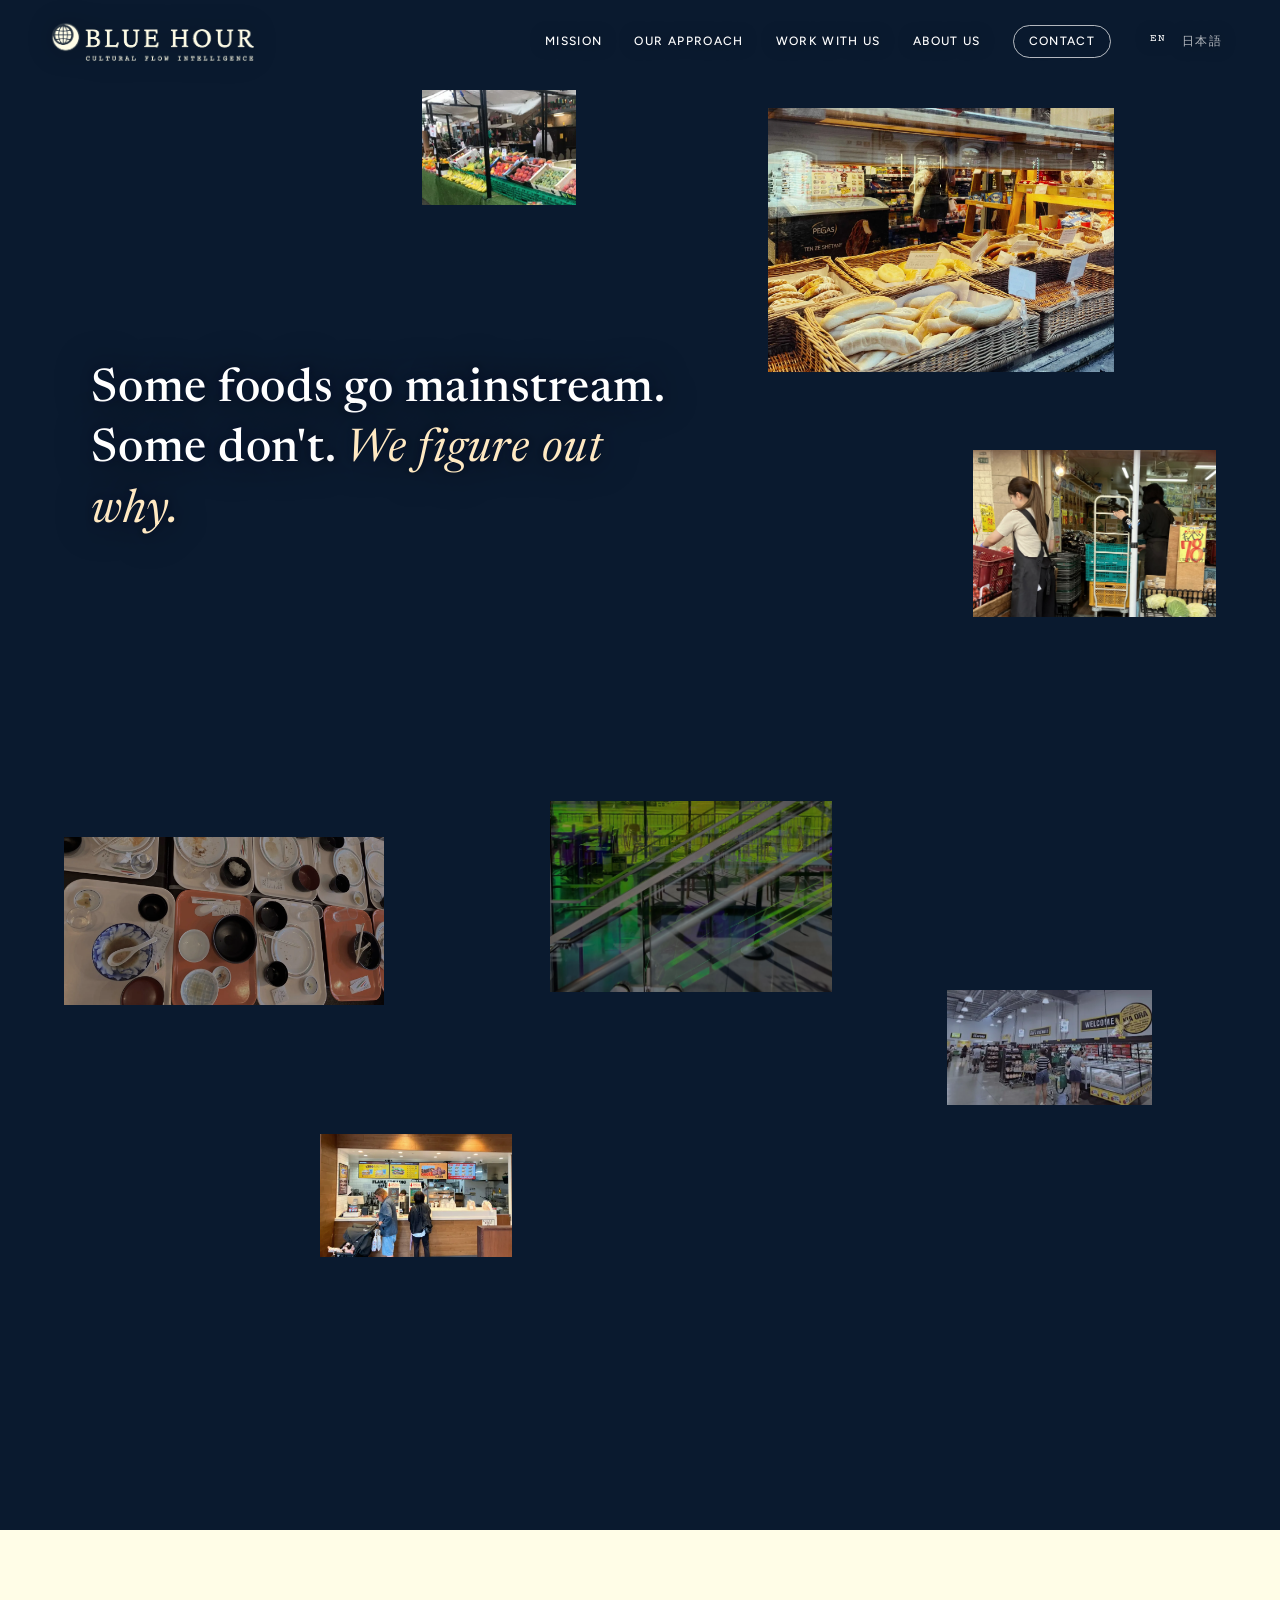
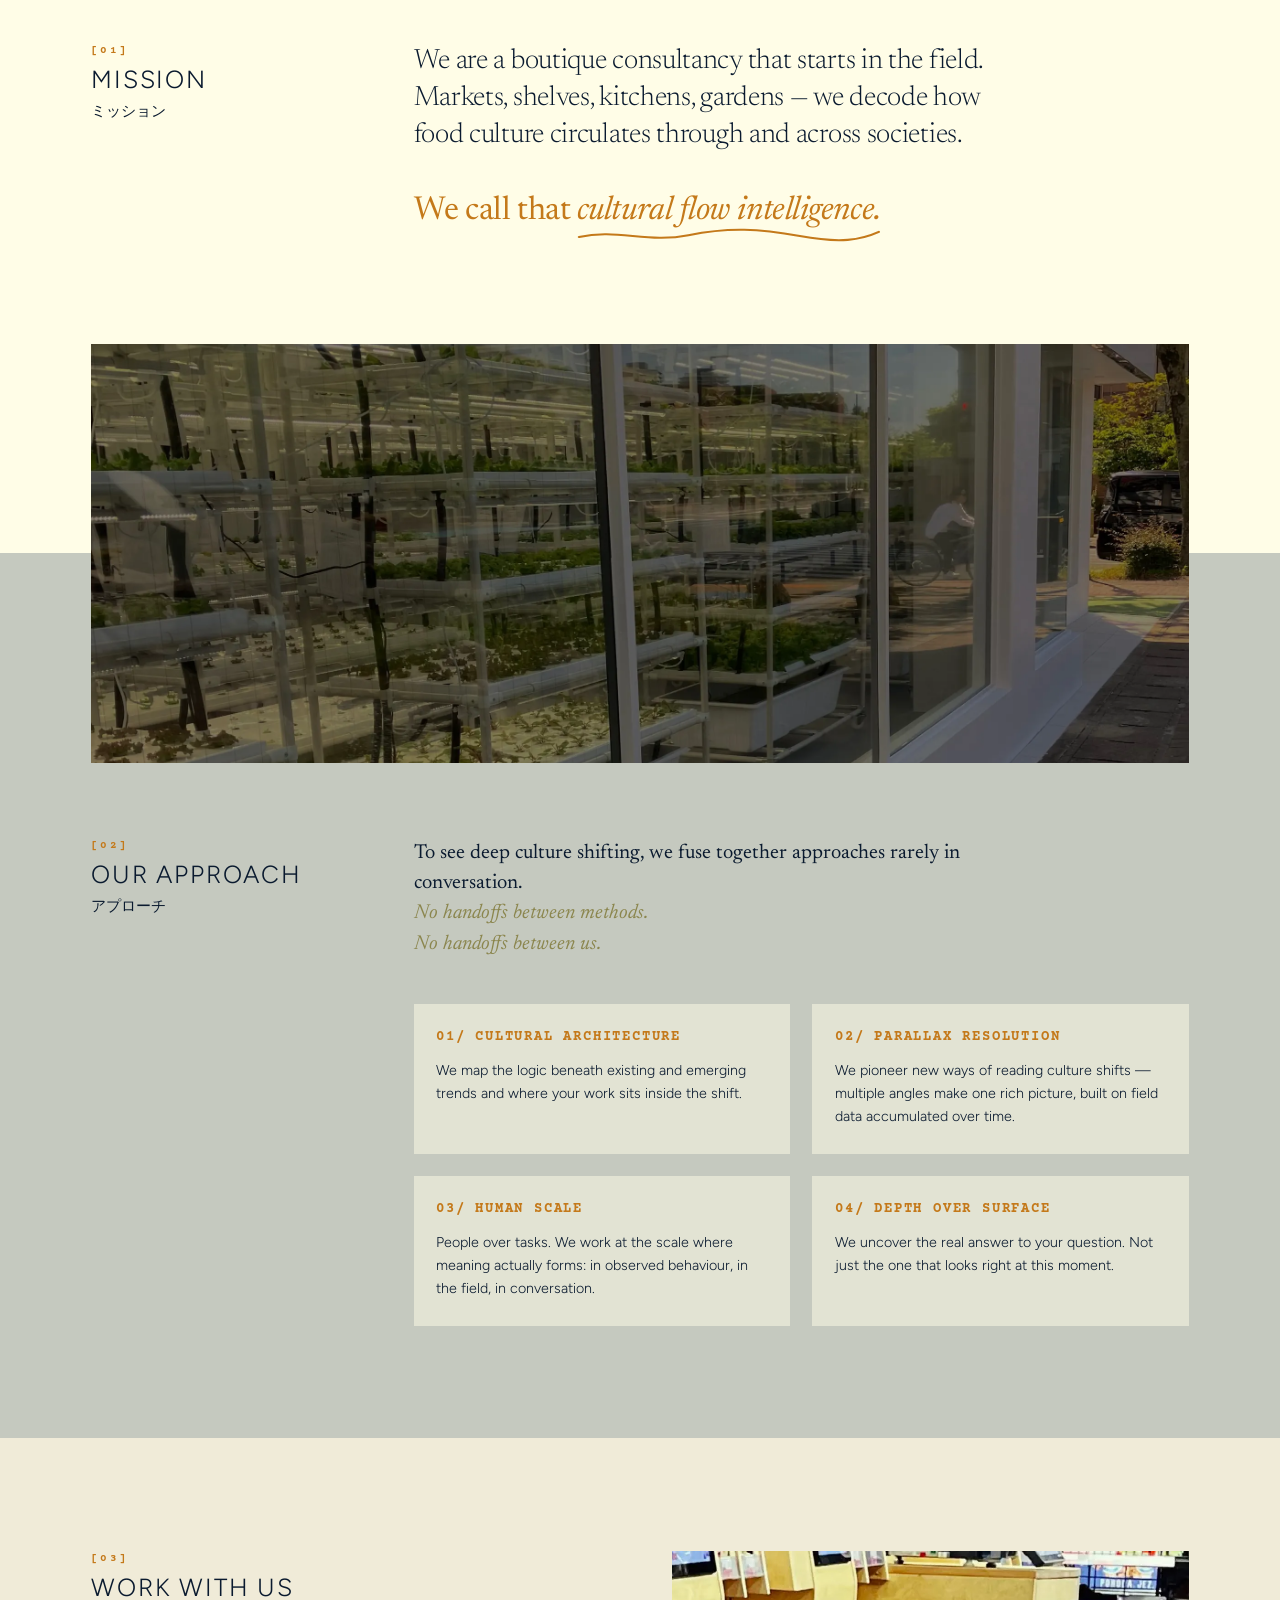
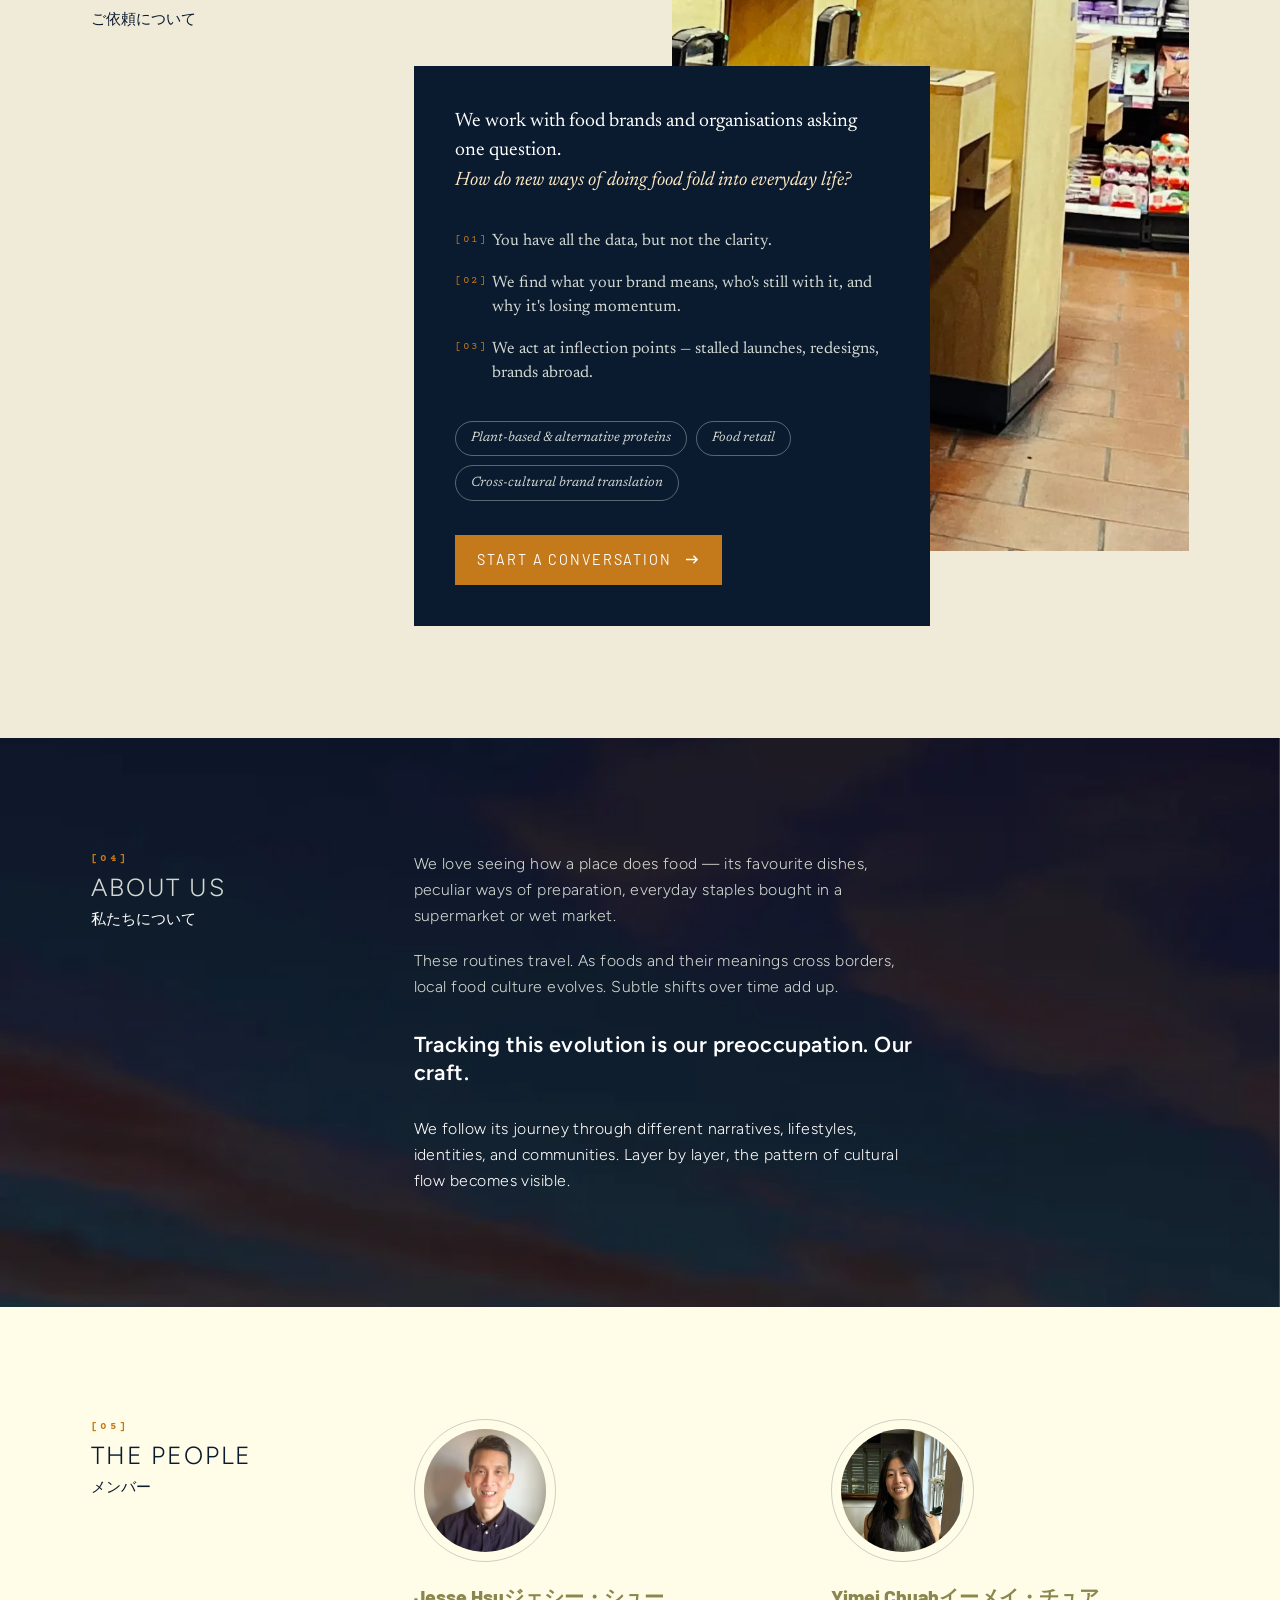
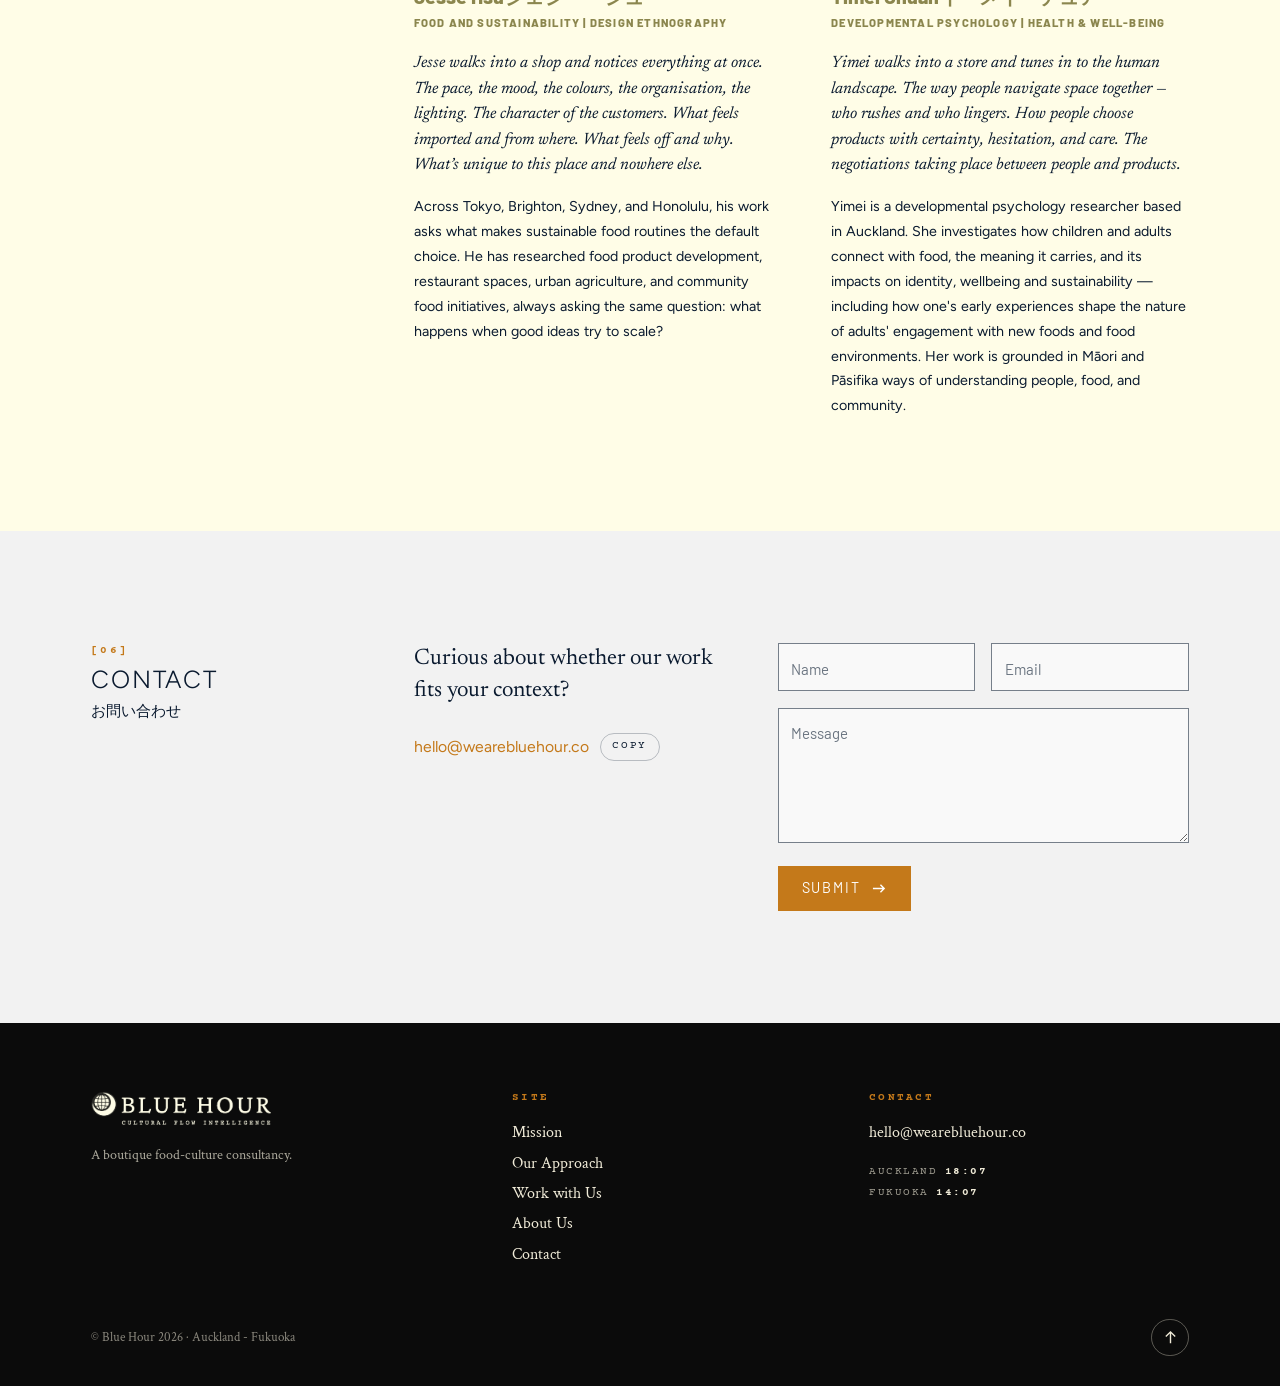
<file: Blue Hour Site.html>
<!DOCTYPE html>
<html lang="en">
<head>
<meta charset="utf-8" />
<meta name="viewport" content="width=device-width,initial-scale=1" />
<title>Blue Hour — Cultural Flow Intelligence | Food culture consultancy</title>
<meta name="description" content="Blue Hour is a boutique food-culture consultancy in Auckland and Fukuoka. Field research and cultural insight for food brands, retailers and alternative-protein companies." />
<meta name="color-scheme" content="light only" />
<meta name="theme-color" content="#FFFDE7" />
<link rel="canonical" href="https://wearebluehour.co/" />
<link rel="alternate" hreflang="en" href="https://wearebluehour.co/" />
<link rel="alternate" hreflang="ja" href="https://wearebluehour.co/ja.html" />
<link rel="alternate" hreflang="x-default" href="https://wearebluehour.co/" />

<meta property="og:site_name" content="Blue Hour" />
<meta property="og:title" content="Blue Hour — Cultural Flow Intelligence" />
<meta property="og:type" content="website" />
<meta property="og:description" content="Some foods go mainstream. Some don't. We figure out why. A boutique food-culture consultancy in Auckland and Fukuoka." />
<meta property="og:url" content="https://wearebluehour.co/" />
<meta property="og:locale" content="en_NZ" />
<meta property="og:locale:alternate" content="ja_JP" />
<meta property="og:image" content="https://wearebluehour.co/assets/img/share-1200x630.jpg" />
<meta property="og:image:type" content="image/jpeg" />
<meta property="og:image:width" content="1200" />
<meta property="og:image:height" content="630" />
<meta property="og:image:alt" content="Blue Hour — Cultural Flow Intelligence. Auckland · Fukuoka." />
<meta name="twitter:card" content="summary_large_image" />
<meta name="twitter:image" content="https://wearebluehour.co/assets/img/share-1200x630.jpg" />

<link rel="icon" type="image/png" href="assets/images/favicon.png?v=2a3a857e" />
<link rel="apple-touch-icon" href="assets/images/apple-touch-icon.png?v=2a3a857e" />

<link rel="preconnect" href="https://fonts.googleapis.com" />
<link rel="preconnect" href="https://fonts.gstatic.com" crossorigin />
<link href="https://fonts.googleapis.com/css2?family=Newsreader:ital,wght@0,300;0,400;0,500;1,400&family=Figtree:wght@300;400;500;600&family=Courier+Prime:wght@700&family=Barlow:wght@400;800&family=Crimson+Text&display=swap" rel="stylesheet" />
<link rel="preload" as="image" href="assets/img/container05-05c222aa.webp" />
<link rel="stylesheet" href="assets/css/site.css" />

<script type="application/ld+json">
{
	"@context": "https://schema.org",
	"@type": "ProfessionalService",
	"name": "Blue Hour",
	"alternateName": "Blue Hour — Cultural Flow Intelligence",
	"description": "Boutique food-culture consultancy. Field research and cultural insight for food brands, retailers and organisations.",
	"url": "https://wearebluehour.co/",
	"logo": "https://wearebluehour.co/assets/img/logo.png",
	"image": "https://wearebluehour.co/assets/img/share-1200x630.jpg",
	"email": "hello@wearebluehour.co",
	"areaServed": "Worldwide",
	"location": [
		{ "@type": "Place", "name": "Auckland", "address": { "@type": "PostalAddress", "addressLocality": "Auckland", "addressCountry": "NZ" } },
		{ "@type": "Place", "name": "Fukuoka", "address": { "@type": "PostalAddress", "addressLocality": "Fukuoka", "addressCountry": "JP" } }
	],
	"knowsAbout": ["Food culture", "Design ethnography", "Developmental psychology", "Plant-based and alternative proteins", "Food retail", "Cross-cultural brand translation"],
	"member": [
		{ "@type": "Person", "name": "Jesse Hsu", "jobTitle": "Food and Sustainability, Design Ethnography" },
		{ "@type": "Person", "name": "Yimei Chuah", "jobTitle": "Developmental Psychology, Health & Well-being" }
	]
}
</script>

<script async src="https://www.googletagmanager.com/gtag/js?id=G-VKZDT2RBZ4"></script>
<script>window.dataLayer = window.dataLayer || [];function gtag(){dataLayer.push(arguments);}gtag('js', new Date());gtag('config', 'G-VKZDT2RBZ4', { 'send_page_view': false });gtag('event', 'page_view', { 'page_title': 'Blue Hour', 'page_location': 'https://wearebluehour.co' });</script>
<script>document.documentElement.className = 'js';</script>
</head>
<body>

<a class="skip" href="#mission">Skip to content</a>

<header class="site-header" id="header">
	<a class="brand" href="#top" aria-label="Blue Hour — back to top">
		<img class="logo-dark" src="assets/img/logo.png" alt="Blue Hour — Cultural Flow Intelligence" width="899" height="174" />
		<img class="logo-light" src="assets/img/logo-light.png" alt="" width="899" height="174" />
	</a>
	<nav class="nav" id="nav" aria-label="Main">
		<ul>
			<li><a href="#mission">Mission</a></li>
			<li><a href="#approach">Our Approach</a></li>
			<li><a href="#workwithus">Work with Us</a></li>
			<li><a href="#about">About Us</a></li>
			<li><a class="nav-cta" href="#contact">Contact</a></li>
		</ul>
		<div class="lang" aria-label="Language">
			<span aria-current="true">EN</span>
			<a href="ja.html" hreflang="ja" lang="ja">日本語</a>
		</div>
	</nav>
	<button class="menu-toggle" type="button" aria-controls="nav" aria-expanded="false" aria-label="Menu">
		<span></span><span></span><span></span>
	</button>
</header>

<main>

	<!-- Hero — floating photo collage; the lower photos sit below the fold and drift up on scroll -->
	<section class="hero" id="top">
		<div class="floats" aria-hidden="true">
			<figure class="float" data-drift="0.18" style="--t:12vh;--l:60%;--w:27vw;--tm:8vh;--lm:38%;--wm:60vw;--bob:9s;--delay:-0.0s"><img src="assets/img/container05-05c222aa.webp" alt="" decoding="async" /></figure>
			<figure class="float" data-drift="0.32" style="--t:10vh;--l:33%;--w:12vw;--tm:13vh;--lm:3%;--wm:40vw;--bob:7s;--delay:-1.7s"><img src="assets/img/container05-33a62873.webp" alt="" decoding="async" /></figure>
			<figure class="float" data-drift="0.1" style="--t:50vh;--l:76%;--w:19vw;--tm:52vh;--lm:52%;--wm:46vw;--bob:11s;--delay:-3.4s"><img src="assets/img/container05-17aac59e.webp" alt="" decoding="async" /></figure>
			<figure class="float" data-drift="0.26" style="--t:89vh;--l:43%;--w:22vw;--tm:64vh;--lm:4%;--wm:52vw;--bob:8s;--delay:-5.1s"><img src="assets/img/container05-a54a691f.webp" alt="" decoding="async" loading="lazy" /></figure>
			<figure class="float" data-drift="0.14" style="--t:93vh;--l:5%;--w:25vw;--tm:90vh;--lm:40%;--wm:58vw;--bob:10s;--delay:-6.8s"><img src="assets/img/container05-be65a31d.webp" alt="" decoding="async" loading="lazy" /></figure>
			<figure class="float" data-drift="0.22" style="--t:110vh;--l:74%;--w:16vw;--tm:94vh;--lm:3%;--wm:44vw;--bob:9s;--delay:-8.5s"><img src="assets/img/container05-ec4402e1.webp" alt="" decoding="async" loading="lazy" /></figure>
			<figure class="float" data-drift="0.3" style="--t:126vh;--l:25%;--w:15vw;--tm:108vh;--lm:52%;--wm:46vw;--bob:12s;--delay:-10.2s"><img src="assets/img/container05-aeada409.webp" alt="" decoding="async" loading="lazy" /></figure>
		</div>
		<div class="hero-track">
			<div class="wrap hero-head">
				<h1>
					<span class="line">Some foods go mainstream.</span>
					<span class="line">Some don&#39;t. <em>We figure out why.</em></span>
				</h1>
			</div>
		</div>
	</section>

	<!-- [01] Mission -->
	<section class="mission" id="mission">
		<div class="wrap sec">
			<header class="sec-label">
				<span class="sec-num">[01]</span>
				<h2 class="sec-title">Mission</h2>
				<span class="sec-sub" lang="ja">ミッション</span>
			</header>
			<div class="sec-body">
				<p class="mission-lead" data-reveal>
					<span class="line">We are a boutique consultancy that starts in the field.</span>
					<span class="line">Markets, shelves, kitchens, gardens — we decode how</span>
					<span class="line">food culture circulates through and across societies.</span>
				</p>
				<p class="mission-claim" data-reveal>
					We call that <span class="flow">cultural flow intelligence.<svg viewBox="0 0 300 20" preserveAspectRatio="none" aria-hidden="true"><path pathLength="1" d="M2 12 C 40 2, 70 20, 110 10 S 180 2, 220 11 S 280 16, 298 6" /></svg></span>
				</p>
			</div>
		</div>
	</section>

	<!-- [02] Approach — wide image straddles the edge between Mission and Approach -->
	<section class="approach" id="approach">
		<div class="sec-media-wrap">
			<div class="wrap">
				<figure class="sec-media" data-reveal><img src="assets/img/container38.webp" alt="" loading="lazy" decoding="async" /></figure>
			</div>
		</div>
		<div class="wrap sec">
			<header class="sec-label">
				<span class="sec-num">[02]</span>
				<h2 class="sec-title">Our Approach</h2>
				<span class="sec-sub" lang="ja">アプローチ</span>
			</header>
			<div class="sec-body">
				<p class="approach-intro" data-reveal>
					To see deep culture shifting, we fuse together approaches rarely in conversation.
					<span class="line">No handoffs between methods.</span>
					<span class="line">No handoffs between us.</span>
				</p>
				<ol class="cards" data-reveal>
					<li class="card">
						<h3>01/ <span lang="en">Cultural Architecture</span></h3>
						<p>We map the logic beneath existing and emerging trends and where your work sits inside the shift.</p>
					</li>
					<li class="card">
						<h3>02/ <span lang="en">Parallax Resolution</span></h3>
						<p>We pioneer new ways of reading culture shifts — multiple angles make one rich picture, built on field data accumulated over time.</p>
					</li>
					<li class="card">
						<h3>03/ <span lang="en">Human Scale</span></h3>
						<p>People over tasks. We work at the scale where meaning actually forms: in observed behaviour, in the field, in conversation.</p>
					</li>
					<li class="card">
						<h3>04/ <span lang="en">Depth over Surface</span></h3>
						<p>We uncover the real answer to your question. Not just the one that looks right at this moment.</p>
					</li>
				</ol>
			</div>
		</div>
	</section>

	<!-- [03] Work with us — offset image + card -->
	<section class="work" id="workwithus">
		<div class="wrap sec">
			<header class="sec-label">
				<span class="sec-num">[03]</span>
				<h2 class="sec-title">Work with Us</h2>
				<span class="sec-sub" lang="ja">ご依頼について</span>
			</header>
			<div class="sec-body">
				<div class="offset">
					<figure class="offset-media"><img src="assets/img/container11.webp" alt="" loading="lazy" decoding="async" /></figure>
					<div class="offset-card" data-reveal>
						<p class="work-lead">We work with food brands and organisations asking one question.<br />
							<em>How do new ways of doing food fold into everyday life?</em></p>
						<ol class="statements">
							<li>You have all the data, but not the clarity.</li>
							<li>We find what your brand means, who&#39;s still with it, and why it&#39;s losing momentum.</li>
							<li>We act at inflection points — stalled launches, redesigns, brands abroad.</li>
						</ol>
						<ul class="sectors" aria-label="Sectors">
							<li>Plant-based &amp; alternative proteins</li>
							<li>Food retail</li>
							<li>Cross-cultural brand translation</li>
						</ul>
						<div class="work-cta">
							<a class="cta" href="#contact">Start a conversation
								<svg viewBox="0 0 16 16" aria-hidden="true"><path d="M1 8h12M9 4l4 4-4 4" fill="none" stroke="currentColor" stroke-width="1.5" /></svg>
							</a>
						</div>
					</div>
				</div>
			</div>
		</div>
	</section>

	<!-- Selected work — FILL IN with real projects, then remove the comment markers to show this section.
	     Anonymised is fine ("A European plant-based brand"). Delete the quote block if you have none.
	<section class="cases" id="cases">
		<div class="wrap">
			<h2 class="sec-title">In the field</h2>
			<div class="case-grid">
				<article class="case">
					<span class="tag">Plant-based · Japan</span>
					<h3>[The question the client brought]</h3>
					<p>[What you did in the field, and what you found — two or three sentences.]</p>
					<p>[What changed for the client as a result.]</p>
					<blockquote>“[Client quote]” — [Role, organisation type]</blockquote>
				</article>
				<article class="case">
					<span class="tag">Food retail · New Zealand</span>
					<h3>[The question the client brought]</h3>
					<p>[What you did in the field, and what you found.]</p>
					<p>[What changed for the client as a result.]</p>
				</article>
				<article class="case">
					<span class="tag">Brand translation · NZ → Japan</span>
					<h3>[The question the client brought]</h3>
					<p>[What you did in the field, and what you found.]</p>
					<p>[What changed for the client as a result.]</p>
				</article>
			</div>
		</div>
	</section>
	-->

	<!-- [04] About -->
	<section class="band about" id="about">
		<div class="band-media" aria-hidden="true"><img data-parallax="0.2" src="assets/img/container21.webp" alt="" loading="lazy" decoding="async" /></div>
		<div class="wrap sec">
			<header class="sec-label">
				<span class="sec-num">[04]</span>
				<h2 class="sec-title">About Us</h2>
				<span class="sec-sub" lang="ja">私たちについて</span>
			</header>
			<div class="sec-body">
				<div class="about-body" data-reveal>
					<p>We love seeing how a place does food — its favourite dishes, peculiar ways of preparation, everyday staples bought in a supermarket or wet market.</p>
					<p>These routines travel. As foods and their meanings cross borders, local food culture evolves. Subtle shifts over time add up.</p>
					<p class="about-pull">Tracking this evolution is our preoccupation. Our craft.</p>
					<p class="about-inhabit">We follow its journey through different narratives, lifestyles, identities, and communities. Layer by layer, the pattern of cultural flow becomes visible.</p>
				</div>
			</div>
		</div>
	</section>

	<!-- [05] People -->
	<section class="people" id="people">
		<div class="wrap sec">
			<header class="sec-label">
				<span class="sec-num">[05]</span>
				<h2 class="sec-title">The People</h2>
				<span class="sec-sub" lang="ja">メンバー</span>
			</header>
			<div class="sec-body">
				<div class="people-grid">
					<article class="person" data-reveal>
						<div class="portrait"><div class="portrait-frame"><img src="assets/img/image02.webp" alt="Portrait of Jesse Hsu" width="600" height="600" loading="lazy" decoding="async" /></div></div>
						<div class="person-head">
							<h3 class="person-name">Jesse Hsu<span class="ja" lang="ja">ジェシー・シュー</span></h3>
							<p class="person-role">Food and Sustainability | Design Ethnography</p>
						</div>
						<div class="person-bio">
							<p class="lede">Jesse walks into a shop and notices everything at once. The pace, the mood, the colours, the organisation, the lighting. The character of the customers. What feels imported and from where. What feels off and why. What’s unique to this place and nowhere else.</p>
							<p>Across Tokyo, Brighton, Sydney, and Honolulu, his work asks what makes sustainable food routines the default choice. He has researched food product development, restaurant spaces, urban agriculture, and community food initiatives, always asking the same question: what happens when good ideas try to scale?</p>
						</div>
					</article>
					<article class="person" data-reveal>
						<div class="portrait"><div class="portrait-frame"><img src="assets/img/image04.webp" alt="Portrait of Yimei Chuah" width="397" height="397" loading="lazy" decoding="async" /></div></div>
						<div class="person-head">
							<h3 class="person-name">Yimei Chuah<span class="ja" lang="ja">イーメイ・チュア</span></h3>
							<p class="person-role">Developmental Psychology | Health &amp; Well-being</p>
						</div>
						<div class="person-bio">
							<p class="lede">Yimei walks into a store and tunes in to the human landscape. The way people navigate space together — who rushes and who lingers. How people choose products with certainty, hesitation, and care. The negotiations taking place between people and products.</p>
							<p>Yimei is a developmental psychology researcher based in Auckland. She investigates how children and adults connect with food, the meaning it carries, and its impacts on identity, wellbeing and sustainability — including how one&#39;s early experiences shape the nature of adults&#39; engagement with new foods and food environments. Her work is grounded in Māori and Pāsifika ways of understanding people, food, and community.</p>
						</div>
					</article>
				</div>
			</div>
		</div>
	</section>

	<!-- [06] Contact -->
	<section class="contact" id="contact">
		<div class="wrap sec">
			<header class="sec-label">
				<span class="sec-num">[06]</span>
				<h2 class="sec-title">Contact</h2>
				<span class="sec-sub" lang="ja">お問い合わせ</span>
			</header>
			<div class="sec-body">
				<div class="contact-grid" data-reveal>
					<div class="contact-intro">
						<p>Curious about whether our work fits your context?</p>
						<div class="email">
							<a href="mailto:hello@wearebluehour.co">hello@wearebluehour.co</a>
							<button class="copy-btn" type="button" data-copy="hello@wearebluehour.co" data-copied="Copied">Copy</button>
						</div>
					</div>

					<div>
						<!-- To receive messages without the visitor's email app: create a free form at formspree.io
						     and paste its URL into data-endpoint, e.g. data-endpoint="https://formspree.io/f/abcdwxyz" -->
						<form id="contact-form" class="form" method="post" novalidate
							data-endpoint=""
							data-mailto="hello@wearebluehour.co"
							data-msg-subject="Website enquiry"
							data-msg-required="Please fill in every field."
							data-msg-email="Please enter a valid email address."
							data-msg-error="Sorry, something went wrong. Please email us at hello@wearebluehour.co."
							data-msg-mailto="Your email app should open with your message ready to send.">
							<div class="row">
								<div class="field">
									<input type="text" name="name" id="f-name" placeholder=" " maxlength="128" required autocomplete="name" />
									<label for="f-name">Name</label>
								</div>
								<div class="field">
									<input type="email" name="email" id="f-email" placeholder=" " maxlength="128" required autocomplete="email" />
									<label for="f-email">Email</label>
								</div>
							</div>
							<div class="field hp" aria-hidden="true">
								<input type="text" name="_gotcha" tabindex="-1" autocomplete="off" />
							</div>
							<div class="field">
								<textarea data-gramm_editor="false" name="message" id="f-message" placeholder=" " maxlength="16384" required></textarea>
								<label for="f-message">Message</label>
							</div>
							<div class="actions">
								<button class="submit" type="submit">
									SUBMIT
									<svg viewBox="0 0 16 16" aria-hidden="true"><path d="M1 8h12M9 4l4 4-4 4" fill="none" stroke="currentColor" stroke-width="1.5" /></svg>
									<span class="spinner" aria-hidden="true"></span>
								</button>
								<p class="form-status" role="status" aria-live="polite"></p>
							</div>
						</form>
						<div class="form-success" role="status" aria-live="polite">Thank you for contacting us. We&#39;ve received your message, and will be in touch shortly.</div>
					</div>
				</div>
			</div>
		</div>
	</section>

</main>

<footer class="footer">
	<div class="wrap">
		<div class="footer-grid">
			<div class="footer-brand">
				<img src="assets/img/logo-light.png" alt="Blue Hour — Cultural Flow Intelligence" width="899" height="174" loading="lazy" />
				<p>A boutique food-culture consultancy.</p>
			</div>
			<nav aria-label="Site">
				<h2>Site</h2>
				<ul>
					<li><a href="#mission">Mission</a></li>
					<li><a href="#approach">Our Approach</a></li>
					<li><a href="#workwithus">Work with Us</a></li>
					<li><a href="#about">About Us</a></li>
					<li><a href="#contact">Contact</a></li>
				</ul>
			</nav>
			<div class="footer-contact">
				<h2>Contact</h2>
				<a href="mailto:hello@wearebluehour.co">hello@wearebluehour.co</a>
				<div class="clocks" aria-label="Local times">
					<span>Auckland<b data-tz="Pacific/Auckland">--:--</b></span>
					<span>Fukuoka<b data-tz="Asia/Tokyo">--:--</b></span>
				</div>
			</div>
		</div>
		<div class="footer-base">
			<p>© Blue Hour 2026 · Auckland - Fukuoka</p>
			<button class="to-top" type="button" aria-label="Back to top">
				<svg viewBox="0 0 16 16" aria-hidden="true"><path d="M8 14V2M3 7l5-5 5 5" fill="none" stroke="currentColor" stroke-width="1.5" /></svg>
			</button>
		</div>
	</div>
</footer>

<script src="assets/js/site.js"></script>
</body>
</html>
</file>
<file: assets/css/site.css>
/* Blue Hour — shared styles for all language versions */

:root {
	--cream: #FFFDE7;
	--sand: #F0EBD8;
	--navy: #0A1A2F;
	--sage: #C5C9BF;
	--ochre: #C4791A;
	--olive: #8B864E;
	--mist: #D3D9D2;
	--paper: #F2F2F2;
	--ink: #2D2D2D;

	--serif: 'Newsreader', Georgia, serif;
	--sans: 'Figtree', system-ui, sans-serif;
	--mono: 'Courier Prime', 'Courier New', monospace;
	--label: 'Barlow', sans-serif;
	--footer: 'Crimson Text', Georgia, serif;

	--gutter: clamp(1rem, 4vw, 3.75rem);
	--header-h: 5.5rem;
	--section-y: clamp(4.5rem, 9vw, 7.5rem);
	--ease-out: cubic-bezier(.16, 1, .3, 1);
	--ease-in-out: cubic-bezier(.65, 0, .35, 1);
}

*, *::before, *::after { box-sizing: border-box; }
html { font-size: 15px; scroll-behavior: smooth; scroll-padding-top: 4rem; -webkit-text-size-adjust: 100%; }
body {
	margin: 0;
	min-width: 320px;
	overflow-x: hidden;
	background: var(--cream);
	color: var(--navy);
	font-family: var(--sans);
	line-height: 1.5;
	-webkit-font-smoothing: antialiased;
}
img { display: block; max-width: 100%; }
figure { margin: 0; }
a { color: inherit; }
h1, h2, h3, p { margin: 0; font-weight: inherit; }
button { font: inherit; }
::selection { background: var(--ochre); color: #fff; }
:focus-visible { outline: 2px solid var(--ochre); outline-offset: 3px; }
.skip {
	position: fixed; top: .75rem; left: .75rem; z-index: 300;
	padding: .6rem 1rem; background: var(--navy); color: var(--cream);
	font-size: .85rem; text-decoration: none;
	transform: translateY(-200%);
}
.skip:focus { transform: none; }
.line { display: block; }

/* ---------- Page intro ---------- */
.js body::after {
	content: '';
	position: fixed; inset: 0;
	background: var(--cream);
	z-index: 200;
	pointer-events: none;
	transition: opacity 1s ease .1s, visibility 0s linear 1.1s;
}
.js body.is-ready::after { opacity: 0; visibility: hidden; }

/* ---------- Reveal: one quiet fade per block ---------- */
.js [data-reveal] {
	opacity: 0;
	transform: translate3d(0, .75rem, 0);
	transition: opacity .9s ease, transform 1s var(--ease-out);
}
.js [data-reveal].is-in { opacity: 1; transform: none; }

/* ---------- Header ---------- */
.site-header {
	position: fixed; top: 0; left: 0; right: 0;
	z-index: 100;
	display: flex; align-items: center; justify-content: space-between;
	gap: 2rem;
	height: var(--header-h);
	padding: 0 var(--gutter);
	background: rgba(255, 253, 231, 0);
	transition: background-color .5s ease, height .5s var(--ease-out), box-shadow .5s ease, transform .5s var(--ease-out);
}
.site-header.is-solid, html:not(.js) .site-header {
	--header-h: 4rem;
	background: rgba(255, 253, 231, .94);
	-webkit-backdrop-filter: blur(12px);
	backdrop-filter: blur(12px);
	box-shadow: 0 1px 0 rgba(10, 26, 47, .08);
}
.site-header.is-hidden { transform: translateY(-100%); }
.brand {
	position: relative;
	display: block; flex: 0 0 auto;
	width: 13.5rem;
	transition: width .5s var(--ease-out), opacity .5s ease;
}
.site-header.is-solid .brand, html:not(.js) .brand { width: 10.5rem; }
.brand img { width: 100%; height: auto; transition: opacity .5s ease; }
.brand .logo-light { position: absolute; inset: 0; filter: drop-shadow(0 0 .9rem rgba(0,0,0,.35)); }
.brand .logo-dark { opacity: 0; }
.site-header.is-solid .logo-light, html:not(.js) .logo-light { opacity: 0; }
.site-header.is-solid .logo-dark, html:not(.js) .logo-dark { opacity: 1; }

.nav { display: flex; align-items: center; gap: clamp(1.25rem, 2.5vw, 2.75rem); }
.nav ul { display: flex; align-items: center; gap: clamp(1.25rem, 2.5vw, 2.5rem); list-style: none; margin: 0; padding: 0; }
.nav a {
	display: inline-block;
	padding: .4rem 0;
	font-family: var(--sans);
	font-size: .8rem;
	font-weight: 500;
	letter-spacing: .09rem;
	text-transform: uppercase;
	text-decoration: none;
	color: #fff;
	text-shadow: 0 0 1rem rgba(0,0,0,.5);
	transition: color .3s ease, background-color .3s ease, border-color .3s ease;
}
.site-header.is-solid .nav a, html:not(.js) .nav a { color: var(--ink); text-shadow: none; }
.nav a:hover, .nav a:focus-visible, .nav a.is-active { color: var(--sand); }
.site-header.is-solid .nav a:hover, .site-header.is-solid .nav a.is-active { color: var(--olive); }
.nav a.nav-cta { padding: .45rem 1rem; border: 1px solid rgba(255,255,255,.7); border-radius: 999px; }
.nav a.nav-cta:hover { background: #fff; color: var(--navy); text-shadow: none; }
.site-header.is-solid .nav a.nav-cta { border-color: var(--ochre); color: var(--ochre); }
.site-header.is-solid .nav a.nav-cta:hover, .site-header.is-solid .nav a.nav-cta.is-active { background: var(--ochre); color: #fff; }

.lang { display: flex; gap: .15rem; font-family: var(--mono); font-size: .7rem; letter-spacing: .08rem; }
.lang a, .lang span { padding: .3rem .45rem; text-decoration: none; color: rgba(255,255,255,.7); text-shadow: 0 0 1rem rgba(0,0,0,.5); transition: color .3s ease; }
.lang span { color: #fff; }
.lang a:hover { color: #fff; }
.site-header.is-solid .lang a, html:not(.js) .lang a { color: rgba(45,45,45,.6); text-shadow: none; }
.site-header.is-solid .lang span, html:not(.js) .lang span { color: var(--olive); text-shadow: none; }
.site-header.is-solid .lang a:hover { color: var(--ink); }

.menu-toggle {
	display: none;
	position: relative;
	width: 2.75rem; height: 2.75rem;
	padding: 0; border: 0; background: none; cursor: pointer;
	z-index: 110;
}
.menu-toggle span {
	position: absolute; left: .6rem; right: .6rem;
	height: 2px; border-radius: 2px;
	background: #fff;
	box-shadow: 0 0 .6rem rgba(0,0,0,.3);
	transition: transform .5s var(--ease-out), opacity .3s ease, background-color .3s ease, top .5s var(--ease-out);
}
.menu-toggle span:nth-child(1) { top: 34%; }
.menu-toggle span:nth-child(2) { top: 50%; }
.menu-toggle span:nth-child(3) { top: 66%; }
.site-header.is-solid .menu-toggle span { background: var(--navy); box-shadow: none; }
.menu-open .menu-toggle span { background: var(--cream) !important; box-shadow: none; }
.menu-open .menu-toggle span:nth-child(1) { top: 50%; transform: rotate(45deg); }
.menu-open .menu-toggle span:nth-child(2) { opacity: 0; transform: scaleX(0); }
.menu-open .menu-toggle span:nth-child(3) { top: 50%; transform: rotate(-45deg); }

/* ---------- Layout: editorial section grid ---------- */
section { position: relative; }
.wrap { width: 100%; max-width: 80rem; margin: 0 auto; padding: 0 var(--gutter); }
.sec {
	display: grid;
	grid-template-columns: minmax(0, 3fr) minmax(0, 9fr);
	column-gap: clamp(2rem, 5vw, 5rem);
	row-gap: 2rem;
}
.sec-label {
	position: sticky; top: 6rem; align-self: start;
	display: grid; gap: .35rem;
}
.sec-num { font-family: var(--mono); font-weight: 700; font-size: .75rem; letter-spacing: .15rem; color: var(--ochre); }
.sec-title {
	font-family: var(--sans);
	font-size: clamp(1.3rem, 2vw, 1.65rem);
	font-weight: 300;
	line-height: 1.2;
	letter-spacing: .12rem;
	text-transform: uppercase;
	color: var(--navy);
}
.sec-body { min-width: 0; }

/* Call-to-action button */
.cta {
	position: relative; overflow: hidden;
	display: inline-flex; align-items: center; gap: .85rem;
	padding: .95rem 1.5rem;
	background: var(--ochre); color: #fff;
	font-family: var(--label); font-size: .95rem; letter-spacing: .125rem; text-transform: uppercase;
	text-decoration: none;
	isolation: isolate;
	transition: color .4s ease;
}
.cta::before {
	content: ''; position: absolute; inset: 0; z-index: -1;
	background: var(--cream);
	transform: translateY(101%);
	transition: transform .5s var(--ease-out);
}
.cta:hover { color: var(--navy); }
.cta:hover::before, .cta:focus-visible::before { transform: none; }
.cta svg { width: 1rem; height: 1rem; transition: transform .5s var(--ease-out); }
.cta:hover svg { transform: translateX(4px); }

/* ---------- Hero: floating collage ----------
   A tall navy field (taller than the screen). Photos are scattered across it; the lower ones
   are cut off by the fold. Each drifts upward at its own speed on scroll (depth) and bobs
   gently at rest. The headline stays put while the photos pass behind it. */
:root { --hero-h: 170vh; }
.hero {
	position: relative;
	height: var(--hero-h);
	background: var(--navy);
	color: #fff;
	overflow: hidden; overflow: clip;  /* clip, not hidden, so the sticky headline still works */
	isolation: isolate;
}
.floats { position: absolute; inset: 0; z-index: 0; }
.float {
	position: absolute;
	top: var(--t); left: var(--l); width: var(--w);
	margin: 0;
	will-change: transform;
}
.float img {
	width: 100%; height: auto;
	animation: bob var(--bob, 9s) ease-in-out var(--delay, 0s) infinite;
	transition: transform .8s var(--ease-out), filter .8s ease;
	filter: saturate(.9);
}
@keyframes bob {
	0%, 100% { translate: 0 0; rotate: 0deg; }
	50%      { translate: 0 -12px; rotate: .4deg; }
}
@media (hover: hover) {
	.float:hover img { transform: scale(1.03); filter: saturate(1); }
}
.hero-track { position: relative; z-index: 1; height: calc(var(--hero-h) - 30vh); padding-top: 40vh; pointer-events: none; }
.hero-head { position: sticky; top: 40vh; }
.hero h1 {
	max-width: 40rem;
	font-family: var(--serif);
	font-size: clamp(1.9rem, 4.2vw, 3.1rem);
	font-weight: 500;
	line-height: 1.3;
	letter-spacing: .05rem;
	text-shadow: 0 0 2.5rem rgba(10,26,47,.9), 0 0 .6rem rgba(10,26,47,.6);
}
.hero h1 em { font-style: italic; font-weight: 400; color: #FFE9C2; }
.js .hero h1 { animation: heroIn 1.6s ease .2s both; }
@keyframes heroIn { from { opacity: 0; } to { opacity: 1; } }

/* ---------- Mission ---------- */
.mission { background: var(--cream); padding: var(--section-y) 0; }
.mission-lead {
	max-width: 46rem;
	font-family: var(--serif);
	font-size: clamp(1.35rem, 2.4vw, 1.85rem);
	font-weight: 300;
	line-height: 1.35;
	letter-spacing: -.02rem;
}
.mission-claim {
	margin-top: 2.5rem;
	font-family: var(--serif);
	font-size: clamp(1.5rem, 2.8vw, 2.2rem);
	line-height: 1.2;
	letter-spacing: -.03rem;
	color: var(--ochre);
}
.mission-claim .flow { position: relative; display: inline-block; font-style: italic; }
.mission-claim .flow svg { position: absolute; left: 0; bottom: -.35em; width: 100%; height: .5em; overflow: visible; }
.mission-claim .flow path {
	fill: none; stroke: var(--ochre); stroke-width: 2.5; stroke-linecap: round;
	stroke-dasharray: 1; stroke-dashoffset: 1;
	transition: stroke-dashoffset 1.8s var(--ease-in-out) .7s;
}
.mission-claim.is-in .flow path, html:not(.js) .mission-claim .flow path { stroke-dashoffset: 0; }

/* ---------- Approach ---------- */
.approach { background: var(--sage); padding: 0 0 var(--section-y); }
/* Wide cropped image heading the section; it overlaps the cream above */
.sec-media { position: relative; margin: 0 0 clamp(3rem, 6vw, 5rem); overflow: hidden; aspect-ratio: 21 / 8; }
.sec-media img { width: 100%; height: 100%; object-fit: cover; }
.js .sec-media img { transform: scale(1.08); transition: transform 2s var(--ease-out); }
.js .sec-media.is-in img { transform: none; }
.approach .sec-media-wrap { background: linear-gradient(var(--cream) 50%, var(--sage) 50%); }
.approach-intro {
	max-width: 40rem;
	font-family: var(--serif);
	font-size: clamp(1.15rem, 1.8vw, 1.35rem);
	line-height: 1.5;
	color: var(--navy);
}
.approach-intro .line { font-style: italic; color: var(--olive); }
.cards {
	display: grid; grid-template-columns: repeat(2, minmax(0, 1fr));
	gap: clamp(1rem, 2vw, 1.5rem);
	margin: clamp(2rem, 4vw, 3rem) 0 0; padding: 0;
	list-style: none;
}
.card {
	padding: 1.6rem 1.5rem 1.75rem;
	background: rgba(255,253,231,.5);
	transition: background-color .5s ease, transform .6s var(--ease-out);
}
.card h3 {
	font-family: var(--mono); font-weight: 700;
	font-size: .9rem; line-height: 1.4; letter-spacing: .12rem; text-transform: uppercase;
	color: var(--ochre);
}
.card p { margin-top: .8rem; font-size: .95rem; font-weight: 300; line-height: 1.6; color: var(--navy); }
@media (hover: hover) {
	.card:hover { background: var(--cream); transform: translateY(-4px); }
}

/* ---------- Work with us: offset image + card ---------- */
.work { background: var(--sand); padding: var(--section-y) 0; }
.offset { display: grid; grid-template-columns: repeat(12, minmax(0, 1fr)); }
.offset-media { grid-column: 5 / 13; grid-row: 1; aspect-ratio: 4 / 5; max-height: 40rem; width: 100%; overflow: hidden; }
.offset-media img { width: 100%; height: 100%; object-fit: cover; }
.offset-card {
	grid-column: 1 / 9; grid-row: 1;
	align-self: start;
	margin-top: clamp(4rem, 9vw, 8rem);
	position: relative; z-index: 1;
	padding: clamp(1.75rem, 3.5vw, 2.75rem);
	background: var(--navy);
	color: var(--mist);
}
.work-lead { font-family: var(--serif); font-size: clamp(1.1rem, 1.7vw, 1.3rem); line-height: 1.5; color: #fff; }
.work-lead em { color: #FFE9C2; }
.statements { list-style: none; margin: 1.75rem 0 0; padding: 0; counter-reset: s; }
.statements li {
	position: relative;
	padding: .55rem 0 .55rem 2.5rem;
	font-family: var(--serif);
	font-size: clamp(1rem, 1.4vw, 1.1rem);
	line-height: 1.5;
	color: var(--mist);
	counter-increment: s;
	transition: color .4s ease;
}
.statements li::before {
	content: '[' counter(s, decimal-leading-zero) ']';
	position: absolute; left: 0; top: .8rem;
	font-family: var(--mono); font-size: .7rem; letter-spacing: .08rem;
	color: var(--ochre);
}
@media (hover: hover) { .statements li:hover { color: #fff; } }
.sectors { display: flex; flex-wrap: wrap; gap: .6rem; margin: 1.75rem 0 0; list-style: none; padding: 0; }
.sectors li {
	padding: .45rem 1rem;
	border: 1px solid rgba(211,217,210,.4);
	border-radius: 999px;
	font-family: var(--serif); font-style: italic; font-size: .9rem;
	color: var(--mist);
	transition: background-color .4s ease, color .4s ease, border-color .4s ease;
}
@media (hover: hover) { .sectors li:hover { background: var(--mist); color: var(--navy); border-color: var(--mist); } }
.work-cta { margin-top: 2.25rem; }

/* ---------- About (full-bleed sky) ---------- */
/* overflow: clip (not hidden) so the sticky section label isn't trapped inside the band */
.band { position: relative; overflow: hidden; overflow: clip; color: #fff; isolation: isolate; }
.band-media { position: absolute; inset: -15% 0; z-index: -2; }
.band-media img { width: 100%; height: 100%; object-fit: cover; will-change: transform; }
.band::before { content: ''; position: absolute; inset: 0; z-index: -1; background: rgba(5,12,28,.2); }
.about { padding: var(--section-y) 0; }
.about .sec-title { color: var(--mist); }
.about-body { max-width: 34rem; }
.about-body p { font-size: 1.05rem; font-weight: 300; line-height: 1.65; letter-spacing: .03rem; color: var(--mist); }
.about-body p + p { margin-top: 1.25rem; }
.about-body .about-pull { margin: 2rem 0; font-size: clamp(1.25rem, 2vw, 1.45rem); font-weight: 600; line-height: 1.3; color: #fff; }
.about-body .about-inhabit { color: #fff; }

/* ---------- People ---------- */
.people { background: var(--cream); padding: var(--section-y) 0; }
.people-grid { display: grid; grid-template-columns: repeat(2, minmax(0, 1fr)); gap: clamp(2.5rem, 5vw, 4rem); }
.portrait { width: 9.5rem; aspect-ratio: 1; }
.portrait-frame { width: 100%; height: 100%; padding: .6rem; border: 1px solid rgba(10,26,47,.2); border-radius: 50%; }
.portrait-frame img { width: 100%; height: 100%; object-fit: cover; border-radius: 50%; }
.person-head { margin-top: 1.5rem; }
.person-name { font-family: var(--label); font-size: 1.3rem; font-weight: 800; line-height: 1.3; color: var(--olive); }
.person-role { margin-top: .4rem; font-family: var(--label); font-size: .75rem; font-weight: 800; letter-spacing: .08rem; color: var(--olive); text-transform: uppercase; }
.person-bio { margin-top: 1.25rem; }
.person-bio p { font-size: .95rem; line-height: 1.75; color: var(--navy); }
.person-bio p + p { margin-top: 1rem; }
.person-bio .lede { font-family: var(--serif); font-size: 1.1rem; line-height: 1.55; font-style: italic; }

/* ---------- Contact ---------- */
.contact { background: var(--paper); padding: var(--section-y) 0; }
.contact-grid { display: grid; grid-template-columns: minmax(0, .85fr) minmax(0, 1.15fr); gap: clamp(2rem, 5vw, 4rem); align-items: start; }
.contact-intro p { font-family: var(--serif); font-size: clamp(1.25rem, 2vw, 1.5rem); line-height: 1.4; color: var(--navy); max-width: 22rem; }
.email { display: inline-flex; align-items: center; gap: .75rem; flex-wrap: wrap; margin-top: 1.75rem; }
.email a { font-size: 1.05rem; color: var(--ochre); text-decoration: none; transition: color .3s ease; }
.email a:hover { color: var(--navy); }
.copy-btn {
	display: inline-flex; align-items: center; gap: .4rem;
	padding: .35rem .75rem;
	border: 1px solid rgba(10,26,47,.25);
	border-radius: 999px;
	background: transparent;
	font-family: var(--mono); font-size: .7rem; letter-spacing: .12rem; text-transform: uppercase;
	color: var(--navy);
	cursor: pointer;
	transition: background-color .3s ease, color .3s ease, border-color .3s ease;
}
.copy-btn:hover { background: var(--navy); color: var(--paper); border-color: var(--navy); }
.copy-btn.is-copied { background: var(--olive); border-color: var(--olive); color: #fff; }

.form { display: grid; gap: 1.1rem; }
.form .row { display: grid; grid-template-columns: 1fr 1fr; gap: 1.1rem; }
.field { position: relative; }
.field input, .field textarea {
	width: 100%;
	padding: 1.35rem .9rem .5rem;
	border: 1px solid rgba(10,26,47,.55);
	border-radius: 0;
	background: rgba(255,255,255,.55);
	font-family: var(--label);
	font-size: 1rem;
	color: var(--navy);
	outline: none;
	transition: border-color .3s ease, background-color .3s ease, box-shadow .3s ease;
	-webkit-appearance: none; appearance: none;
}
.field textarea { min-height: 9rem; resize: vertical; line-height: 1.5; }
.field label {
	position: absolute; left: .9rem; top: .95rem;
	font-family: var(--label); font-size: 1rem;
	color: rgba(10,26,47,.6);
	pointer-events: none;
	transform-origin: left top;
	transition: transform .35s var(--ease-out), color .3s ease;
}
.field input:focus, .field textarea:focus { border-color: var(--navy); background: #fff; box-shadow: 0 0 0 3px rgba(196,121,26,.18); }
.field input:focus + label, .field textarea:focus + label,
.field input:not(:placeholder-shown) + label, .field textarea:not(:placeholder-shown) + label {
	transform: translateY(-.6rem) scale(.72);
	color: var(--ochre);
}
.field.hp { position: absolute; left: -9999px; width: 1px; height: 1px; overflow: hidden; }
.actions { display: flex; align-items: center; gap: 1.25rem; flex-wrap: wrap; }
.submit {
	position: relative; overflow: hidden;
	display: inline-flex; align-items: center; gap: .75rem;
	height: 3rem; padding: 0 1.6rem;
	border: 0; border-radius: 0;
	background: var(--ochre); color: #fff;
	font-family: var(--label); font-size: .95rem; letter-spacing: .125rem;
	cursor: pointer;
	isolation: isolate;
}
.submit::before {
	content: ''; position: absolute; inset: 0; z-index: -1;
	background: var(--navy);
	transform: translateY(101%);
	transition: transform .5s var(--ease-out);
}
.submit:hover::before, .submit:focus-visible::before { transform: none; }
.submit svg { width: 1rem; height: 1rem; transition: transform .5s var(--ease-out); }
.submit:hover svg { transform: translateX(4px); }
.submit[disabled] { cursor: wait; }
.submit .spinner {
	display: none; width: 1rem; height: 1rem;
	border: 2px solid rgba(255,255,255,.35); border-top-color: #fff; border-radius: 50%;
	animation: spin .8s linear infinite;
}
.submit.is-waiting .spinner { display: block; }
.submit.is-waiting svg { display: none; }
@keyframes spin { to { transform: rotate(360deg); } }
.form-status { font-size: .95rem; line-height: 1.5; color: var(--navy); min-height: 1.5em; }
.form-status.is-error { color: #A0391B; }
.form-success { display: none; padding: 2rem; background: rgba(255,255,255,.6); font-family: var(--serif); font-size: 1.2rem; line-height: 1.5; }
.form-success.is-shown { display: block; }

/* ---------- Selected work (case studies; hidden until filled) ---------- */
.cases { background: var(--sand); padding: var(--section-y) 0; }
.case-grid { display: grid; grid-template-columns: repeat(auto-fit, minmax(16rem, 1fr)); gap: 1.25rem; }
.case { display: flex; flex-direction: column; gap: .9rem; padding: 1.75rem; background: var(--cream); }
.case .tag { font-family: var(--mono); font-size: .7rem; letter-spacing: .15rem; text-transform: uppercase; color: var(--olive); }
.case h3 { font-family: var(--serif); font-size: 1.3rem; line-height: 1.25; }
.case p { font-size: .95rem; line-height: 1.6; }
.case blockquote { margin: auto 0 0; font-family: var(--serif); font-style: italic; font-size: 1rem; line-height: 1.5; color: var(--olive); }

/* ---------- Footer ---------- */
.footer { background: #0b0b0b; color: var(--sand); padding: clamp(3rem, 6vw, 4.5rem) 0 2rem; font-family: var(--footer); }
.footer-grid { display: grid; grid-template-columns: minmax(0, 1.2fr) minmax(0, 1fr) minmax(0, 1fr); gap: 2.5rem; align-items: start; }
.footer-brand img { width: 12rem; height: auto; }
.footer-brand p { margin-top: 1.25rem; font-size: .95rem; line-height: 1.5; color: rgba(240,235,216,.7); }
.footer h2 { font-family: var(--mono); font-weight: 700; font-size: .7rem; letter-spacing: .15rem; text-transform: uppercase; color: var(--ochre); }
.footer ul { list-style: none; margin: 1rem 0 0; padding: 0; display: grid; gap: .45rem; }
.footer ul a, .footer-contact a { font-size: 1.05rem; text-decoration: none; color: var(--sand); transition: color .3s ease; }
.footer ul a:hover, .footer-contact a:hover { color: var(--ochre); }
.footer-contact a { display: inline-block; margin-top: 1rem; }
.clocks { display: grid; gap: .35rem; margin-top: 1.25rem; font-family: var(--mono); font-size: .72rem; letter-spacing: .1rem; text-transform: uppercase; color: rgba(240,235,216,.65); }
.clocks b { color: var(--sand); font-weight: 700; margin-left: .5rem; }
.footer-base { display: flex; align-items: center; justify-content: space-between; gap: 1rem; margin-top: clamp(2.5rem, 5vw, 3.5rem); font-size: .85rem; color: rgba(240,235,216,.55); }
.to-top {
	display: inline-flex; align-items: center; justify-content: center;
	width: 2.5rem; height: 2.5rem;
	border: 1px solid rgba(240,235,216,.35); border-radius: 50%;
	background: transparent; color: var(--sand);
	cursor: pointer;
	transition: background-color .3s ease, color .3s ease;
}
.to-top:hover { background: var(--sand); color: #0b0b0b; }
.to-top svg { width: 1rem; height: 1rem; }

/* ---------- Responsive ---------- */
@media (max-width: 1100px) {
	.offset-card { grid-column: 1 / 10; }
}
@media (max-width: 980px) {
	.menu-toggle { display: block; }
	.nav {
		position: fixed; inset: 0;
		flex-direction: column; align-items: flex-start; justify-content: center; gap: 2.5rem;
		padding: 0 var(--gutter);
		background: var(--navy);
		clip-path: circle(0% at calc(100% - 2.6rem) 2.6rem);
		transition: clip-path .8s var(--ease-in-out), visibility 0s linear .8s;
		visibility: hidden;
	}
	.menu-open .nav { clip-path: circle(150% at calc(100% - 2.6rem) 2.6rem); visibility: visible; transition: clip-path .8s var(--ease-in-out); }
	.nav ul { flex-direction: column; align-items: flex-start; gap: 1.25rem; }
	.nav a, .site-header.is-solid .nav a {
		font-family: var(--serif);
		font-size: clamp(1.8rem, 7vw, 2.6rem);
		font-weight: 400;
		letter-spacing: 0;
		text-transform: none;
		color: var(--cream);
		text-shadow: none;
	}
	.nav a.nav-cta, .site-header.is-solid .nav a.nav-cta { padding: 0; border: 0; color: var(--cream); }
	.nav a.nav-cta:hover, .site-header.is-solid .nav a.nav-cta:hover { background: none; }
	.nav li, .nav .lang { opacity: 0; transform: translateY(1rem); transition: opacity .5s ease, transform .7s var(--ease-out); }
	.menu-open .nav li, .menu-open .nav .lang { opacity: 1; transform: none; }
	.menu-open .nav li:nth-child(1) { transition-delay: .25s; }
	.menu-open .nav li:nth-child(2) { transition-delay: .3s; }
	.menu-open .nav li:nth-child(3) { transition-delay: .35s; }
	.menu-open .nav li:nth-child(4) { transition-delay: .4s; }
	.menu-open .nav li:nth-child(5) { transition-delay: .45s; }
	.menu-open .nav .lang { transition-delay: .5s; }
	.lang a, .lang span, .site-header.is-solid .lang a, .site-header.is-solid .lang span { font-size: .9rem; color: rgba(255,253,231,.6); text-shadow: none; }
	.lang span, .site-header.is-solid .lang span { color: var(--cream); }
	.nav a.is-active, .site-header.is-solid .nav a.is-active { color: var(--ochre); }
	.menu-open .site-header { background: transparent; box-shadow: none; -webkit-backdrop-filter: none; backdrop-filter: none; }
	.menu-open .brand { opacity: 0; }

	.sec { grid-template-columns: minmax(0, 1fr); }
	.sec-label { position: static; grid-template-columns: auto auto 1fr; align-items: baseline; column-gap: .9rem; }
	.contact-grid { grid-template-columns: minmax(0, 1fr); }
	.people-grid { grid-template-columns: minmax(0, 1fr); }
	.footer-grid { grid-template-columns: minmax(0, 1fr) minmax(0, 1fr); }
	.footer-brand { grid-column: 1 / -1; }
}
@media (max-width: 736px) {
	html { font-size: 14px; }
	:root { --header-h: 4.5rem; }
	.brand { width: 10.5rem; }
	.site-header.is-solid .brand { width: 8.75rem; }
	:root { --hero-h: 128vh; }
	.float { top: var(--tm); left: var(--lm); width: var(--wm); }
	.hero-track { padding-top: 36vh; }
	.hero-head { top: 36vh; }
	.mission-lead .line { display: inline; }
	.sec-media { aspect-ratio: 4 / 3; }
	.cards { grid-template-columns: minmax(0, 1fr); }
	.offset { display: block; }
	.offset-media { aspect-ratio: 4 / 3; }
	.offset-card { margin: -3rem .75rem 0; }
	.form .row { grid-template-columns: minmax(0, 1fr); }
	.footer-grid { grid-template-columns: minmax(0, 1fr); }
}
@media (max-width: 360px) {
	html { font-size: 13px; }
}

@media (prefers-reduced-motion: reduce) {
	html { scroll-behavior: auto; }
	*, *::before, *::after { animation-duration: .01ms !important; animation-iteration-count: 1 !important; transition-duration: .01ms !important; transition-delay: 0s !important; }
	.float img, .js .hero h1 { animation: none; }
}

/* ---------- Japanese ---------- */
html[lang="ja"] {
	--serif: 'Noto Serif JP', 'Newsreader', serif;
	--sans: 'Noto Sans JP', 'Figtree', sans-serif;
	--label: 'Noto Sans JP', 'Barlow', sans-serif;
	--footer: 'Noto Serif JP', 'Crimson Text', serif;
}
html[lang="ja"] body { line-break: strict; word-break: auto-phrase; }
/* Faux italics look poor in Japanese — use colour/weight for emphasis instead */
html[lang="ja"] em, html[lang="ja"] .flow, html[lang="ja"] .approach-intro .line,
html[lang="ja"] .sectors li, html[lang="ja"] .lede { font-style: normal !important; }
html[lang="ja"] .nav a { letter-spacing: .08em; text-transform: none; }
html[lang="ja"] .sec-title { letter-spacing: .12em; }
html[lang="ja"] .hero h1 { max-width: 64rem; font-size: clamp(1.4rem, 3.2vw, 2.3rem); line-height: 1.65; letter-spacing: .06em; }
html[lang="ja"] .mission-lead { font-size: clamp(1.1rem, 2vw, 1.4rem); line-height: 1.9; letter-spacing: .04em; }
html[lang="ja"] .mission-claim { font-size: clamp(1.25rem, 2.4vw, 1.7rem); line-height: 1.6; letter-spacing: .03em; }
html[lang="ja"] .approach-intro, html[lang="ja"] .work-lead { font-size: clamp(1rem, 1.6vw, 1.15rem); line-height: 1.95; letter-spacing: .04em; }
html[lang="ja"] .statements li { font-size: clamp(.92rem, 1.3vw, 1rem); line-height: 1.9; letter-spacing: .03em; }
html[lang="ja"] .about-body p, html[lang="ja"] .person-bio p, html[lang="ja"] .card p { line-height: 1.95; letter-spacing: .03em; }
html[lang="ja"] .about-body p { font-size: .95rem; }
html[lang="ja"] .about-body .about-pull { font-size: clamp(1.1rem, 1.8vw, 1.3rem); line-height: 1.6; }
html[lang="ja"] .person-bio .lede { font-size: 1rem; line-height: 1.9; }
html[lang="ja"] .person-role { letter-spacing: .05em; }
html[lang="ja"] .contact-intro p { font-size: clamp(1.1rem, 1.7vw, 1.3rem); line-height: 1.7; }
</file>
<file: concept/concept.css>
/* Blue Hour — concept homepage. Loads after site.css and only adds what the concept needs. */

/* ---------- Hero reel ---------- */
.reel {
	position: relative;
	height: 100vh; height: 100svh;
	min-height: 34rem;
	background: var(--navy);
	color: #fff;
	overflow: hidden;
	isolation: isolate;
}
.reel-shots, .shot { position: absolute; inset: 0; }
.shot { margin: 0; opacity: 0; transition: opacity 1.8s ease; }
.shot.is-on { opacity: 1; }
.shot img, .shot video { width: 100%; height: 100%; object-fit: cover; transform-origin: var(--ox, 50%) var(--oy, 50%); }
/* is-on → is-out keeps the same animation, so the drift carries on through the crossfade instead of jumping */
.shot.is-on img, .shot.is-out img, .shot.is-on video, .shot.is-out video { animation: drift 8s linear both; }
@keyframes drift { from { transform: scale(1.14); } to { transform: scale(1.02); } }
html:not(.js) .shot:first-child { opacity: 1; }

/* A single blue-hour grade over every shot, so phone photos from different cities read as one film */
.grade {
	position: absolute; inset: 0; z-index: 1; pointer-events: none;
	background:
		linear-gradient(180deg, rgba(10,26,47,.45) 0%, rgba(10,26,47,0) 22%, rgba(10,26,47,0) 45%, rgba(10,26,47,.88) 100%),
		linear-gradient(90deg, rgba(10,26,47,.55) 0%, rgba(10,26,47,0) 60%);
}
.grade::after {
	content: ''; position: absolute; inset: 0;
	background: #1d3c6e;
	mix-blend-mode: soft-light;
	opacity: .55;
}
.grain {
	position: absolute; inset: -50%; z-index: 2; pointer-events: none;
	background-image: url("data:image/svg+xml,%3Csvg xmlns='http://www.w3.org/2000/svg' width='160' height='160'%3E%3Cfilter id='n'%3E%3CfeTurbulence type='fractalNoise' baseFrequency='.9' numOctaves='2' stitchTiles='stitch'/%3E%3C/filter%3E%3Crect width='100%25' height='100%25' filter='url(%23n)'/%3E%3C/svg%3E");
	opacity: .09;
	animation: grain 1s steps(4) infinite;
}
@keyframes grain {
	0% { transform: translate(0, 0); }
	25% { transform: translate(-3%, 2%); }
	50% { transform: translate(2%, -3%); }
	75% { transform: translate(-1%, 3%); }
	100% { transform: translate(0, 0); }
}

.reel-copy {
	position: absolute; left: 0; right: 0; bottom: clamp(2.5rem, 9vh, 6rem); z-index: 3;
	margin: 0 auto;
}
.reel h1 {
	max-width: 68rem;
	font-family: var(--serif);
	font-size: clamp(2.3rem, 5vw, 4.6rem);
	font-weight: 400;
	line-height: 1.04;
	letter-spacing: -.02em;
	text-shadow: 0 0 3rem rgba(10,26,47,.5);
	text-wrap: balance;
}
.reel h1 em { font-style: italic; color: #FFE9C2; }
.offer {
	margin-top: clamp(1.25rem, 2.5vw, 1.75rem);
	font-family: var(--mono); font-weight: 700;
	font-size: clamp(.72rem, 1vw, .82rem);
	letter-spacing: .2em; text-transform: uppercase;
	color: rgba(255,253,231,.85);
}
.offer i { font-style: normal; color: var(--ochre); padding: 0 .35em; }
.reel-actions { display: flex; flex-wrap: wrap; align-items: center; gap: 1.5rem 2rem; margin-top: clamp(1.75rem, 3.5vw, 2.5rem); }
.js .reel h1 .line, .js .offer, .js .reel-actions { animation: rise 1.4s var(--ease-out) both; }
.js .reel h1 .line:nth-child(1) { animation-delay: .3s; }
.js .reel h1 .line:nth-child(2) { animation-delay: .55s; }
.js .offer { animation-delay: .9s; }
.js .reel-actions { animation-delay: 1.1s; }
@keyframes rise { from { opacity: 0; transform: translateY(1rem); } to { opacity: 1; transform: none; } }

/* Underlined text link, used on dark backgrounds */
.ghost {
	position: relative;
	display: inline-block;
	padding: .3rem 0;
	font-family: var(--label); font-size: .95rem; letter-spacing: .125rem; text-transform: uppercase;
	color: inherit; text-decoration: none;
}
.ghost::after {
	content: ''; position: absolute; left: 0; right: 0; bottom: 0; height: 1px;
	background: currentColor;
	transform-origin: right; transition: transform .5s var(--ease-out);
}
.ghost:hover::after { transform: scaleX(0); }

/* Film slate: tells the visitor which stage of the method they are looking at */
.slate {
	position: absolute; right: var(--gutter); bottom: clamp(2.5rem, 9vh, 6rem); z-index: 3;
	display: grid; grid-template-columns: auto 1fr; column-gap: .9rem; row-gap: .3rem;
	width: 15rem;
	font-family: var(--mono); font-weight: 700; font-size: .7rem; letter-spacing: .14em; text-transform: uppercase;
	color: rgba(255,253,231,.9);
}
.slate-num { grid-row: span 2; color: var(--ochre); font-size: .7rem; }
.slate-note { color: rgba(255,253,231,.55); letter-spacing: .08em; text-transform: none; font-family: var(--serif); font-style: italic; font-weight: 400; font-size: .95rem; }
.slate-stage, .slate-note { transition: opacity .6s ease; }
.slate.is-switching .slate-stage, .slate.is-switching .slate-note { opacity: 0; }
.slate-bars { grid-column: 1 / -1; display: grid; grid-template-columns: repeat(5, 1fr); gap: 4px; margin: .7rem 0 0; padding: 0; list-style: none; }
.slate-bars li { position: relative; height: 2px; background: rgba(255,253,231,.22); overflow: hidden; }
.slate-bars li::after {
	content: ''; position: absolute; inset: 0;
	background: var(--cream);
	transform: scaleX(0); transform-origin: left;
}
.slate-bars li.is-done::after { transform: none; }
.slate-bars li.is-on::after { transform: none; transition: transform var(--hold, 4.2s) linear; }

/* ---------- [01] What we do ---------- */
.services { background: var(--cream); padding: var(--section-y) 0; }
.services-lead {
	max-width: 44rem;
	font-family: var(--serif);
	font-size: clamp(1.35rem, 2.4vw, 1.85rem);
	font-weight: 300;
	line-height: 1.35;
}
.services-lead em { color: var(--ochre); }
.offers {
	display: grid; grid-template-columns: repeat(4, minmax(0, 1fr));
	margin: clamp(2.5rem, 5vw, 3.5rem) 0 0; padding: 0; list-style: none;
	border-top: 1px solid rgba(10,26,47,.18);
}
.offer-card { padding: 1.5rem 1.5rem 1.75rem 0; }
.offer-card + .offer-card { padding-left: 1.5rem; border-left: 1px solid rgba(10,26,47,.12); }
.offer-num { font-family: var(--mono); font-weight: 700; font-size: .7rem; letter-spacing: .15em; color: var(--ochre); }
.offer-card h3 { margin-top: 1.25rem; font-family: var(--serif); font-size: clamp(1.4rem, 2vw, 1.7rem); font-weight: 400; line-height: 1.15; }
.offer-card p { margin-top: .75rem; font-size: .95rem; font-weight: 300; line-height: 1.55; }
.offer-card ul { margin: 1.25rem 0 0; padding: 0; list-style: none; }
.offer-card ul li {
	padding: .45rem 0;
	border-top: 1px solid rgba(10,26,47,.1);
	font-family: var(--serif); font-style: italic; font-size: .95rem; line-height: 1.4;
	color: var(--olive);
}
.offer-card ul::before { content: 'Hire us for'; display: block; margin-bottom: .5rem; font-family: var(--mono); font-weight: 700; font-size: .62rem; letter-spacing: .15em; text-transform: uppercase; color: rgba(10,26,47,.5); }
.fit { margin-top: clamp(2.5rem, 5vw, 3.5rem); display: flex; flex-wrap: wrap; align-items: center; gap: 1rem 2rem; }
.fit p { font-family: var(--serif); font-size: 1.1rem; line-height: 1.5; }
.fit p em { color: var(--ochre); }
.fit-sectors { display: flex; flex-wrap: wrap; gap: .5rem; margin: 0; padding: 0; list-style: none; }
.fit-sectors li { padding: .4rem .9rem; border: 1px solid rgba(10,26,47,.25); border-radius: 999px; font-size: .85rem; }

/* ---------- [02] Method film ----------
   The section is tall; .film-stick pins to the screen while the visitor scrolls through it.
   concept.js moves the viewfinder (a clip-path on .film-layers) and crossfades layers per chapter. */
.film {
	--chapters: 6;
	position: relative;
	height: calc(var(--chapters) * 80vh + 100vh);
	background: #07111f;
	color: var(--cream);
}
.film-stick { position: sticky; top: 0; height: 100vh; height: 100svh; overflow: hidden; }
.film-layers { position: absolute; inset: 0; clip-path: inset(30% 16% 40% 62%); will-change: clip-path; }
.film-layer { position: absolute; inset: 0; opacity: 0; }
.film-layer:first-child { opacity: 1; }
.film-layer img, .film-layer video { width: 100%; height: 100%; object-fit: cover; transform: scale(1.1); will-change: transform; }
.film-layer::after { content: ''; position: absolute; inset: 0; background: #1d3c6e; mix-blend-mode: soft-light; opacity: .45; }
.film-layer.is-case::after { background: var(--tint); mix-blend-mode: multiply; opacity: .35; }

.viewfinder { position: absolute; top: 0; left: 0; width: 0; height: 0; pointer-events: none; will-change: transform; }
.viewfinder i { position: absolute; width: 14px; height: 14px; border: 0 solid rgba(255,253,231,.9); }
.viewfinder i:nth-child(1) { top: -8px; left: -8px; border-top-width: 1px; border-left-width: 1px; }
.viewfinder i:nth-child(2) { top: -8px; right: -8px; border-top-width: 1px; border-right-width: 1px; }
.viewfinder i:nth-child(3) { bottom: -8px; left: -8px; border-bottom-width: 1px; border-left-width: 1px; }
.viewfinder i:nth-child(4) { bottom: -8px; right: -8px; border-bottom-width: 1px; border-right-width: 1px; }
.timecode {
	position: absolute; left: -8px; top: -2rem;
	font-family: var(--mono); font-weight: 700; font-size: .65rem; letter-spacing: .14em;
	color: rgba(255,253,231,.6);
	white-space: nowrap;
	transition: opacity .4s ease;
}
.film.is-case .timecode, .film.is-case .viewfinder i { opacity: 0; transition: opacity .4s ease; }

.film-top { position: absolute; top: calc(var(--header-h) + 1.5rem); left: 0; right: 0; z-index: 2; }
.film-kicker { display: flex; align-items: baseline; gap: .8rem; font-family: var(--sans); font-size: clamp(1.1rem, 1.6vw, 1.35rem); font-weight: 300; letter-spacing: .12rem; text-transform: uppercase; }
.film-rail { display: flex; flex-wrap: wrap; gap: .4rem 1.4rem; margin: 1.25rem 0 0; padding: 0; list-style: none; counter-reset: r; }
.film-rail li {
	counter-increment: r;
	font-family: var(--mono); font-weight: 700; font-size: .66rem; letter-spacing: .14em; text-transform: uppercase;
	color: rgba(255,253,231,.32);
	transition: color .5s ease;
}
.film-rail li::before { content: '0' counter(r) ' '; }
.film-rail li.is-past { color: rgba(255,253,231,.6); }
.film-rail li.is-on { color: var(--ochre); }
.film-rail { transition: opacity .5s ease; }
.film.is-case .film-rail { opacity: 0; }

.film-text { position: absolute; left: 0; right: 0; bottom: clamp(3rem, 14vh, 9rem); z-index: 2; display: grid; }
.ch {
	grid-area: 1 / 1;
	max-width: min(30rem, 36vw);
	opacity: 0; transform: translateY(1rem);
	transition: opacity .7s ease, transform .9s var(--ease-out), visibility 0s linear .7s;
	visibility: hidden;
}
.ch.is-on { opacity: 1; transform: none; visibility: visible; transition: opacity .9s ease .1s, transform 1.1s var(--ease-out) .1s; }
.ch-num { font-family: var(--mono); font-weight: 700; font-size: .7rem; letter-spacing: .15em; text-transform: uppercase; color: var(--ochre); }
.ch h3 { margin-top: 1rem; font-family: var(--serif); font-size: clamp(1.8rem, 3.4vw, 3rem); font-weight: 400; line-height: 1.08; letter-spacing: -.015em; }
.ch p { margin-top: 1rem; font-size: 1.02rem; font-weight: 300; line-height: 1.6; color: rgba(255,253,231,.78); }
.ch-case h3 { font-size: clamp(2.2rem, 4.4vw, 4rem); font-style: italic; }
.ch-case .ghost { margin-top: 1.5rem; }

/* Without JS: no pinning, chapters stacked under the first frame */
html:not(.js) .film { height: auto; padding: var(--section-y) 0; }
html:not(.js) .film-stick { position: relative; height: auto; overflow: visible; }
html:not(.js) .film-layers, html:not(.js) .viewfinder { display: none; }
html:not(.js) .film-top, html:not(.js) .film-text { position: static; }
html:not(.js) .film-text { gap: 2.5rem; margin-top: 3rem; }
html:not(.js) .ch { grid-area: auto; max-width: 40rem; opacity: 1; transform: none; visibility: visible; }

/* ---------- [03] Reactive project index ---------- */
.index {
	position: relative;
	padding: var(--section-y) 0;
	background: #07111f;
	color: var(--cream);
	overflow: hidden; overflow: clip;
	isolation: isolate;
}
.worlds { position: absolute; inset: 0; z-index: -1; }
.world { position: absolute; inset: 0; opacity: 0; transition: opacity 1.1s ease; }
.world.is-on { opacity: 1; }
.world img { width: 100%; height: 100%; object-fit: cover; filter: blur(3px) saturate(.9); transform: scale(1.12); transition: transform 7s var(--ease-out); }
.world.is-on img { transform: scale(1.04); }
.world::after {
	content: ''; position: absolute; inset: 0;
	background:
		linear-gradient(90deg, rgba(7,17,31,.82) 0%, rgba(7,17,31,.45) 70%, rgba(7,17,31,.3) 100%),
		var(--tint);
	background-blend-mode: normal;
	mix-blend-mode: normal;
	opacity: .92;
}
.index .sec-title { color: var(--cream); }
.index-lead { font-family: var(--serif); font-size: clamp(1.35rem, 2.4vw, 1.85rem); font-weight: 300; line-height: 1.35; }
.projects { margin: clamp(2rem, 4vw, 3rem) 0 0; padding: 0; list-style: none; border-top: 1px solid rgba(255,253,231,.22); }
.projects li { border-bottom: 1px solid rgba(255,253,231,.22); }
.proj {
	display: grid;
	grid-template-columns: 3rem minmax(0, 1fr) auto;
	align-items: baseline;
	column-gap: 1rem;
	padding: clamp(1.1rem, 2.2vw, 1.6rem) 0;
	color: rgba(255,253,231,.6);
	text-decoration: none;
	transition: color .5s ease;
}
.proj-num { font-family: var(--mono); font-weight: 700; font-size: .7rem; letter-spacing: .15em; color: var(--ochre); }
.proj-name { font-family: var(--serif); font-size: clamp(1.6rem, 3.6vw, 3rem); line-height: 1.1; letter-spacing: -.015em; transition: transform .6s var(--ease-out); }
.proj-tags { font-family: var(--mono); font-weight: 700; font-size: .66rem; letter-spacing: .14em; text-transform: uppercase; text-align: right; }
.proj-q { grid-column: 2 / -1; display: grid; grid-template-rows: 0fr; transition: grid-template-rows .6s var(--ease-out); }
.proj-q > span { overflow: hidden; font-family: var(--serif); font-style: italic; font-size: 1.1rem; line-height: 1.45; color: #FFE9C2; }
.proj-q > span::before { content: ''; display: block; height: .7rem; }
.proj.is-active, .proj:focus-visible { color: var(--cream); }
.proj.is-active .proj-name { transform: translateX(.6rem); }
.proj.is-active .proj-q { grid-template-rows: 1fr; }
.index-cta { margin-top: clamp(2rem, 4vw, 3rem); }

/* ---------- People lead ---------- */
.people-lead { max-width: 40rem; margin-bottom: clamp(2.5rem, 5vw, 3.5rem); font-family: var(--serif); font-size: clamp(1.25rem, 2vw, 1.5rem); line-height: 1.4; }
.people-lead em { color: var(--olive); }

/* ---------- Responsive ---------- */
@media (max-width: 1100px) {
	.offers { grid-template-columns: repeat(2, minmax(0, 1fr)); }
	.offer-card:nth-child(3) { padding-left: 0; border-left: 0; }
	.offer-card:nth-child(n+3) { border-top: 1px solid rgba(10,26,47,.18); }
}
@media (max-width: 736px) {
	.reel-copy { bottom: 2.25rem; }
	.offer { letter-spacing: .12em; }
	.offer i { padding: 0 .15em; }
	.slate { top: calc(var(--header-h) + .75rem); bottom: auto; left: var(--gutter); right: auto; width: 13rem; }
	.offers { grid-template-columns: minmax(0, 1fr); }
	.offer-card, .offer-card + .offer-card { padding: 1.5rem 0; border-left: 0; }
	.offer-card + .offer-card { border-top: 1px solid rgba(10,26,47,.18); }
	.film-top { top: calc(var(--header-h) + .75rem); }
	.film-rail { display: none; }
	.film-text { bottom: 2rem; }
	.ch { max-width: none; }
	.ch h3 { font-size: clamp(1.6rem, 7vw, 2.1rem); }
	.ch p { font-size: .95rem; }
	.proj { grid-template-columns: 2.25rem minmax(0, 1fr); }
	.proj-tags { grid-column: 2; text-align: left; margin-top: .4rem; }
}

@media (prefers-reduced-motion: reduce) {
	.grain { display: none; }
	.shot.is-on img, .shot.is-out img { animation: none; transform: scale(1.04); }
}
</file>
